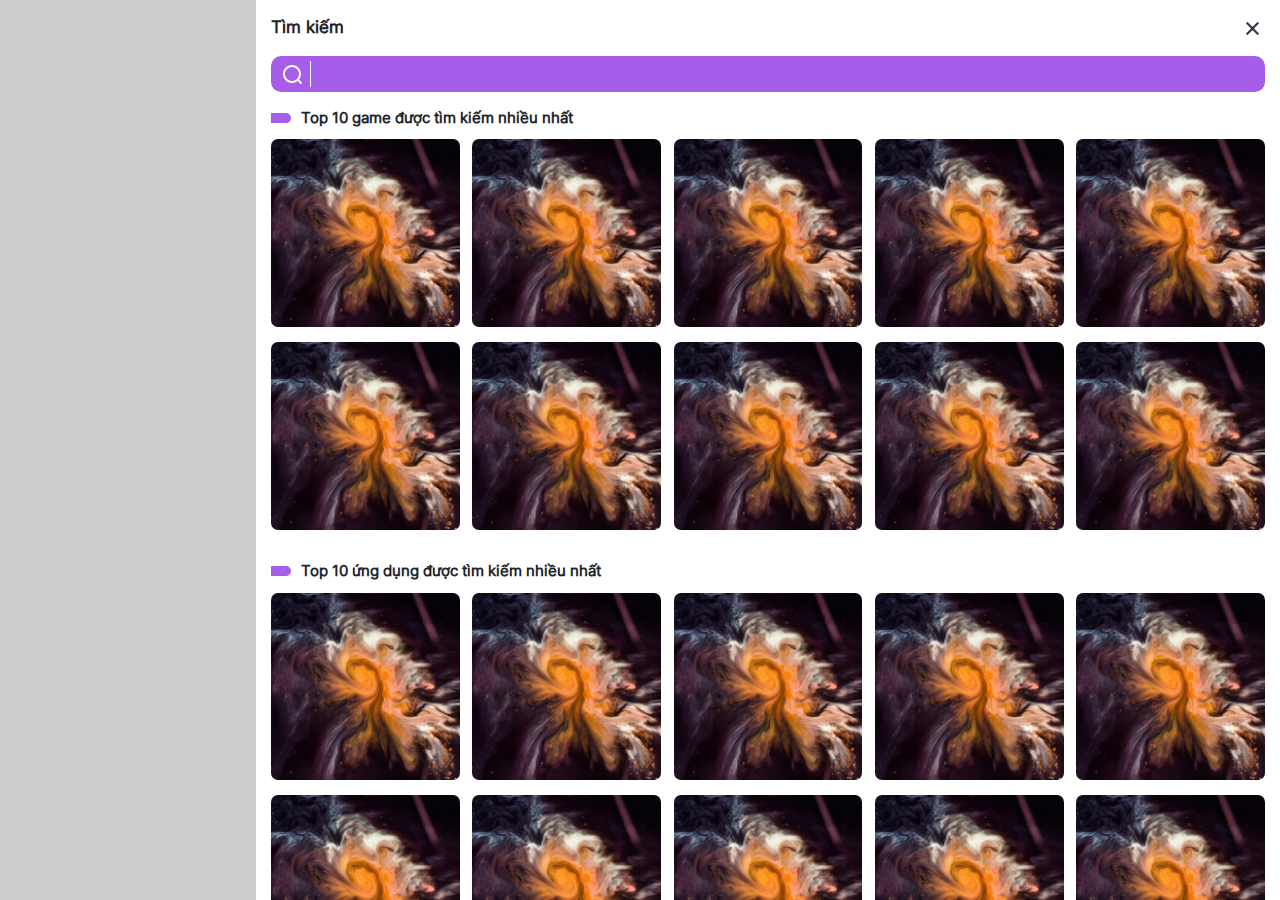
<file: search.html>
<!DOCTYPE html>
<html lang="en">

<head>
    <meta charset="UTF-8">
    <meta http-equiv="X-UA-Compatible" content="IE=edge">
    <meta name="viewport" content="width=device-width, initial-scale=1.0">
    <title>Search</title>

    <link rel="stylesheet" href="./search.css">
    <link rel="stylesheet" href="./Publics/css/base.css">
    <link rel="stylesheet" href="./Publics/css/style.base.css">
</head>

<body>
    <div class="search_page active_search">
        <div class="bg_color"></div>
        <div class="content">
            <div class="title_search">
                <p>Tìm kiếm</p>
                <button class="hidden_search">
                    <svg width="42" height="42" viewBox="0 0 42 42" fill="none" xmlns="http://www.w3.org/2000/svg">
                        <path d="M20.2932 17.8184C20.6837 18.209 21.3169 18.209 21.7074 17.8184L28.9557 10.5701C29.3462 10.1796 29.9794 10.1796 30.3699 10.5701L31.4302 11.6304C31.8207 12.021 31.8207 12.6541 31.4302 13.0446L24.1819 20.2929C23.7914 20.6835 23.7914 21.3166 24.1819 21.7071L31.4302 28.9554C31.8207 29.346 31.8207 29.9791 31.4302 30.3696L30.3699 31.4299C29.9794 31.8205 29.3462 31.8205 28.9557 31.4299L21.7074 24.1816C21.3169 23.7911 20.6837 23.7911 20.2932 24.1816L13.0449 31.4299C12.6544 31.8205 12.0212 31.8205 11.6307 31.4299L10.5704 30.3696C10.1799 29.9791 10.1799 29.346 10.5704 28.9554L17.8187 21.7071C18.2092 21.3166 18.2092 20.6835 17.8187 20.2929L10.5704 13.0446C10.1799 12.6541 10.1799 12.021 10.5704 11.6304L11.6307 10.5701C12.0212 10.1796 12.6544 10.1796 13.0449 10.5701L20.2932 17.8184Z" fill="#2F3643"/>
                    </svg>
                </button>
            </div>
            <div class="main_search">
                <div class="form">
                    <form action="">
                        <div class="item_form">
                            <input type="text">
                            <button>
                                <svg width="24" height="24" viewBox="0 0 24 24" fill="none" xmlns="http://www.w3.org/2000/svg">
                                    <path fill-rule="evenodd" clip-rule="evenodd" d="M18 11C18 14.866 14.866 18 11 18C7.13401 18 4 14.866 4 11C4 7.13401 7.13401 4 11 4C14.866 4 18 7.13401 18 11ZM18.0319 16.6177C19.2635 15.078 20 13.125 20 11C20 6.02944 15.9706 2 11 2C6.02944 2 2 6.02944 2 11C2 15.9706 6.02944 20 11 20C13.125 20 15.078 19.2635 16.6177 18.0319L19.2929 20.7071C19.6834 21.0976 20.3166 21.0976 20.7071 20.7071C21.0976 20.3166 21.0976 19.6834 20.7071 19.2929L18.0319 16.6177Z" fill="white"/>
                                </svg>
                            </button>
                        </div>
                    </form>
                </div>
                <div class="item_game_search">
                    <div class="title_item_game">
                        <svg width="20" height="10" viewBox="0 0 20 10" fill="none" xmlns="http://www.w3.org/2000/svg">
                            <path d="M0 0H15C17.7614 0 20 2.23858 20 5V5C20 7.76142 17.7614 10 15 10H0V0Z" fill="#A65EEA"/>
                        </svg>
                        <p>Top 10 game được tìm kiếm nhiều nhất</p>
                    </div>
                    <div class="list_game">
                        <div class="item_game">
                            <a href="#">
                                <img src="./Publics/images/img_game_2.png" width="100%" alt="">
                            </a>
                        </div>
                        <div class="item_game">
                            <a href="#">
                                <img src="./Publics/images/img_game_2.png" width="100%" alt="">
                            </a>
                        </div>
                        <div class="item_game">
                            <a href="#">
                                <img src="./Publics/images/img_game_2.png" width="100%" alt="">
                            </a>
                        </div>
                        <div class="item_game">
                            <a href="#">
                                <img src="./Publics/images/img_game_2.png" width="100%" alt="">
                            </a>
                        </div>
                        <div class="item_game">
                            <a href="#">
                                <img src="./Publics/images/img_game_2.png" width="100%" alt="">
                            </a>
                        </div>
                        <div class="item_game">
                            <a href="#">
                                <img src="./Publics/images/img_game_2.png" width="100%" alt="">
                            </a>
                        </div>
                        <div class="item_game">
                            <a href="#">
                                <img src="./Publics/images/img_game_2.png" width="100%" alt="">
                            </a>
                        </div>
                        <div class="item_game">
                            <a href="#">
                                <img src="./Publics/images/img_game_2.png" width="100%" alt="">
                            </a>
                        </div>
                        <div class="item_game">
                            <a href="#">
                                <img src="./Publics/images/img_game_2.png" width="100%" alt="">
                            </a>
                        </div>
                        <div class="item_game">
                            <a href="#">
                                <img src="./Publics/images/img_game_2.png" width="100%" alt="">
                            </a>
                        </div>
                    </div>
                </div>
                <div class="item_game_search">
                    <div class="title_item_game">
                        <svg width="20" height="10" viewBox="0 0 20 10" fill="none" xmlns="http://www.w3.org/2000/svg">
                            <path d="M0 0H15C17.7614 0 20 2.23858 20 5V5C20 7.76142 17.7614 10 15 10H0V0Z" fill="#A65EEA"/>
                        </svg>
                        <p>Top 10 ứng dụng được tìm kiếm nhiều nhất</p>
                    </div>
                    <div class="list_game">
                        <div class="item_game">
                            <a href="#">
                                <img src="./Publics/images/img_game_2.png" width="100%" alt="">
                            </a>
                        </div>
                        <div class="item_game">
                            <a href="#">
                                <img src="./Publics/images/img_game_2.png" width="100%" alt="">
                            </a>
                        </div>
                        <div class="item_game">
                            <a href="#">
                                <img src="./Publics/images/img_game_2.png" width="100%" alt="">
                            </a>
                        </div>
                        <div class="item_game">
                            <a href="#">
                                <img src="./Publics/images/img_game_2.png" width="100%" alt="">
                            </a>
                        </div>
                        <div class="item_game">
                            <a href="#">
                                <img src="./Publics/images/img_game_2.png" width="100%" alt="">
                            </a>
                        </div>
                        <div class="item_game">
                            <a href="#">
                                <img src="./Publics/images/img_game_2.png" width="100%" alt="">
                            </a>
                        </div>
                        <div class="item_game">
                            <a href="#">
                                <img src="./Publics/images/img_game_2.png" width="100%" alt="">
                            </a>
                        </div>
                        <div class="item_game">
                            <a href="#">
                                <img src="./Publics/images/img_game_2.png" width="100%" alt="">
                            </a>
                        </div>
                        <div class="item_game">
                            <a href="#">
                                <img src="./Publics/images/img_game_2.png" width="100%" alt="">
                            </a>
                        </div>
                        <div class="item_game">
                            <a href="#">
                                <img src="./Publics/images/img_game_2.png" width="100%" alt="">
                            </a>
                        </div>
                    </div>
                </div>
            </div>
        </div>
    </div>
</body>

</html>
</file>
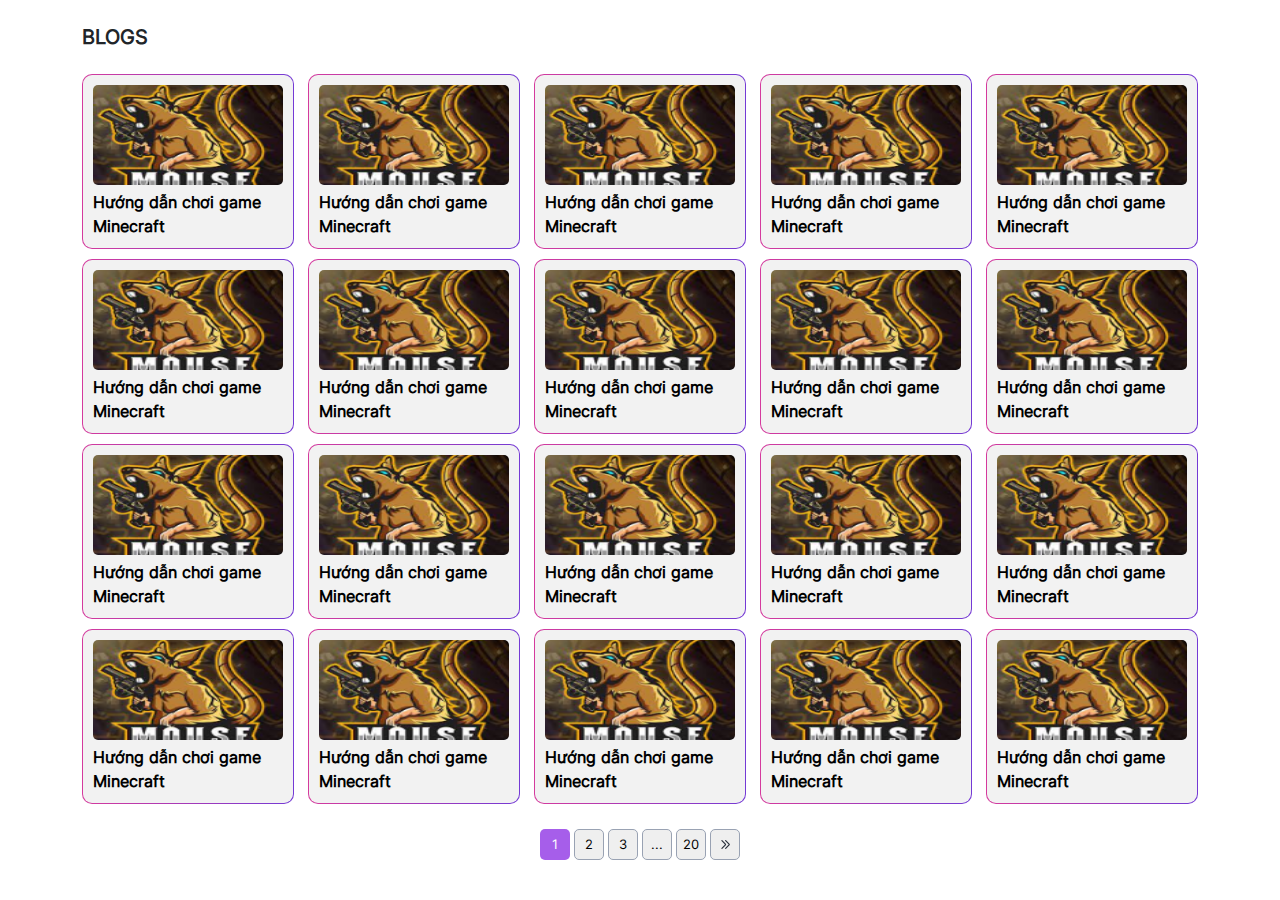
<file: Publics/page/blog.html>
<!DOCTYPE html>
<html lang="en">

<head>
    <meta charset="UTF-8">
    <meta http-equiv="X-UA-Compatible" content="IE=edge">
    <meta name="viewport" content="width=device-width, initial-scale=1.0">
    <title>Blog</title>

    <!-- Base css -->
    <link rel="stylesheet" href="../css/style.base.css">
    <link rel="stylesheet" href="../css/base.css">
    <link rel="stylesheet" href="../css/blog.css">

    <!-- Jquery -->
    <script src="https://cdnjs.cloudflare.com/ajax/libs/jquery/3.6.1/jquery.min.js" integrity="sha512-aVKKRRi/Q/YV+4mjoKBsE4x3H+BkegoM/em46NNlCqNTmUYADjBbeNefNxYV7giUp0VxICtqdrbqU7iVaeZNXA==" crossorigin="anonymous" referrerpolicy="no-referrer"></script>
</head>

<body>
    <div class="blog_page">
        <!-- Main -->
        <div class="main">
            <div class="container">
                <div class="title_page">
                    <div class="logo">
                        <img src="../images/Logo.png" width="100%" alt="">
                    </div>
                    <h5>BLOGS</h5>
                </div>
                <div class="content_page">
                    <div class="list_blog">
                        <div class="item_blog border-gradient-green">
                            <a href="#">
                                <div class="img_blog">
                                    <img src="../images/img_blog.png" width="100%" alt="">
                                </div>
                                <div class="content_blog">
                                    <b>Hướng dẫn chơi game Minecraft</b>
                                </div>
                            </a>
                        </div>
                        <div class="item_blog">
                            <a href="#">
                                <div class="img_blog">
                                    <img src="../images/img_blog.png" width="100%" alt="">
                                </div>
                                <div class="content_blog">
                                    <b>Hướng dẫn chơi game Minecraft</b>
                                </div>
                            </a>
                        </div>
                        <div class="item_blog">
                            <a href="#">
                                <div class="img_blog">
                                    <img src="../images/img_blog.png" width="100%" alt="">
                                </div>
                                <div class="content_blog">
                                    <b>Hướng dẫn chơi game Minecraft</b>
                                </div>
                            </a>
                        </div>
                        <div class="item_blog">
                            <a href="#">
                                <div class="img_blog">
                                    <img src="../images/img_blog.png" width="100%" alt="">
                                </div>
                                <div class="content_blog">
                                    <b>Hướng dẫn chơi game Minecraft</b>
                                </div>
                            </a>
                        </div>
                        <div class="item_blog">
                            <a href="#">
                                <div class="img_blog">
                                    <img src="../images/img_blog.png" width="100%" alt="">
                                </div>
                                <div class="content_blog">
                                    <b>Hướng dẫn chơi game Minecraft</b>
                                </div>
                            </a>
                        </div>
                        <div class="item_blog">
                            <a href="#">
                                <div class="img_blog">
                                    <img src="../images/img_blog.png" width="100%" alt="">
                                </div>
                                <div class="content_blog">
                                    <b>Hướng dẫn chơi game Minecraft</b>
                                </div>
                            </a>
                        </div>
                        <div class="item_blog">
                            <a href="#">
                                <div class="img_blog">
                                    <img src="../images/img_blog.png" width="100%" alt="">
                                </div>
                                <div class="content_blog">
                                    <b>Hướng dẫn chơi game Minecraft</b>
                                </div>
                            </a>
                        </div>
                        <div class="item_blog">
                            <a href="#">
                                <div class="img_blog">
                                    <img src="../images/img_blog.png" width="100%" alt="">
                                </div>
                                <div class="content_blog">
                                    <b>Hướng dẫn chơi game Minecraft</b>
                                </div>
                            </a>
                        </div>
                        <div class="item_blog">
                            <a href="#">
                                <div class="img_blog">
                                    <img src="../images/img_blog.png" width="100%" alt="">
                                </div>
                                <div class="content_blog">
                                    <b>Hướng dẫn chơi game Minecraft</b>
                                </div>
                            </a>
                        </div>
                        <div class="item_blog">
                            <a href="#">
                                <div class="img_blog">
                                    <img src="../images/img_blog.png" width="100%" alt="">
                                </div>
                                <div class="content_blog">
                                    <b>Hướng dẫn chơi game Minecraft</b>
                                </div>
                            </a>
                        </div>
                        <div class="item_blog">
                            <a href="#">
                                <div class="img_blog">
                                    <img src="../images/img_blog.png" width="100%" alt="">
                                </div>
                                <div class="content_blog">
                                    <b>Hướng dẫn chơi game Minecraft</b>
                                </div>
                            </a>
                        </div>
                        <div class="item_blog">
                            <a href="#">
                                <div class="img_blog">
                                    <img src="../images/img_blog.png" width="100%" alt="">
                                </div>
                                <div class="content_blog">
                                    <b>Hướng dẫn chơi game Minecraft</b>
                                </div>
                            </a>
                        </div>
                        <div class="item_blog">
                            <a href="#">
                                <div class="img_blog">
                                    <img src="../images/img_blog.png" width="100%" alt="">
                                </div>
                                <div class="content_blog">
                                    <b>Hướng dẫn chơi game Minecraft</b>
                                </div>
                            </a>
                        </div>
                        <div class="item_blog">
                            <a href="#">
                                <div class="img_blog">
                                    <img src="../images/img_blog.png" width="100%" alt="">
                                </div>
                                <div class="content_blog">
                                    <b>Hướng dẫn chơi game Minecraft</b>
                                </div>
                            </a>
                        </div>
                        <div class="item_blog">
                            <a href="#">
                                <div class="img_blog">
                                    <img src="../images/img_blog.png" width="100%" alt="">
                                </div>
                                <div class="content_blog">
                                    <b>Hướng dẫn chơi game Minecraft</b>
                                </div>
                            </a>
                        </div>
                        <div class="item_blog">
                            <a href="#">
                                <div class="img_blog">
                                    <img src="../images/img_blog.png" width="100%" alt="">
                                </div>
                                <div class="content_blog">
                                    <b>Hướng dẫn chơi game Minecraft</b>
                                </div>
                            </a>
                        </div>
                        <div class="item_blog">
                            <a href="#">
                                <div class="img_blog">
                                    <img src="../images/img_blog.png" width="100%" alt="">
                                </div>
                                <div class="content_blog">
                                    <b>Hướng dẫn chơi game Minecraft</b>
                                </div>
                            </a>
                        </div>
                        <div class="item_blog">
                            <a href="#">
                                <div class="img_blog">
                                    <img src="../images/img_blog.png" width="100%" alt="">
                                </div>
                                <div class="content_blog">
                                    <b>Hướng dẫn chơi game Minecraft</b>
                                </div>
                            </a>
                        </div>
                        <div class="item_blog">
                            <a href="#">
                                <div class="img_blog">
                                    <img src="../images/img_blog.png" width="100%" alt="">
                                </div>
                                <div class="content_blog">
                                    <b>Hướng dẫn chơi game Minecraft</b>
                                </div>
                            </a>
                        </div>
                        <div class="item_blog">
                            <a href="#">
                                <div class="img_blog">
                                    <img src="../images/img_blog.png" width="100%" alt="">
                                </div>
                                <div class="content_blog">
                                    <b>Hướng dẫn chơi game Minecraft</b>
                                </div>
                            </a>
                        </div>
                    </div>
                </div>
                <div class="page_number">
                    <div class="list_number_page">
                        <button class="active">1</button>
                        <button>2</button>
                        <button>3</button>
                        <button>...</button>
                        <button>20</button>
                        <button>
                            <svg viewBox="0 0 21 20" fill="none" xmlns="http://www.w3.org/2000/svg">
                                <path fill-rule="evenodd" clip-rule="evenodd" d="M10.1191 16.0059C9.79364 15.6805 9.79364 15.1528 10.1191 14.8274L14.9465 10L10.1191 5.17259C9.79364 4.84715 9.79364 4.31951 10.1191 3.99408C10.4445 3.66864 10.9722 3.66864 11.2976 3.99408L16.125 8.82149C16.7759 9.47236 16.7759 10.5276 16.125 11.1785L11.2976 16.0059C10.9722 16.3314 10.4445 16.3314 10.1191 16.0059Z" fill="#29303C"/>
                                <path fill-rule="evenodd" clip-rule="evenodd" d="M4.91076 16.0059C4.58533 15.6805 4.58533 15.1528 4.91076 14.8274L9.73817 10L4.91076 5.17259C4.58533 4.84715 4.58533 4.31951 4.91076 3.99408C5.2362 3.66864 5.76384 3.66864 6.08927 3.99408L10.9167 8.82149C11.5676 9.47236 11.5676 10.5276 10.9167 11.1785L6.08928 16.0059C5.76384 16.3314 5.2362 16.3314 4.91076 16.0059Z" fill="#29303C"/>
                            </svg>
                        </button>
                    </div>
                </div>
            </div>
        </div>
        <!-- End Main -->
    </div>
</body>

</html>
</file>
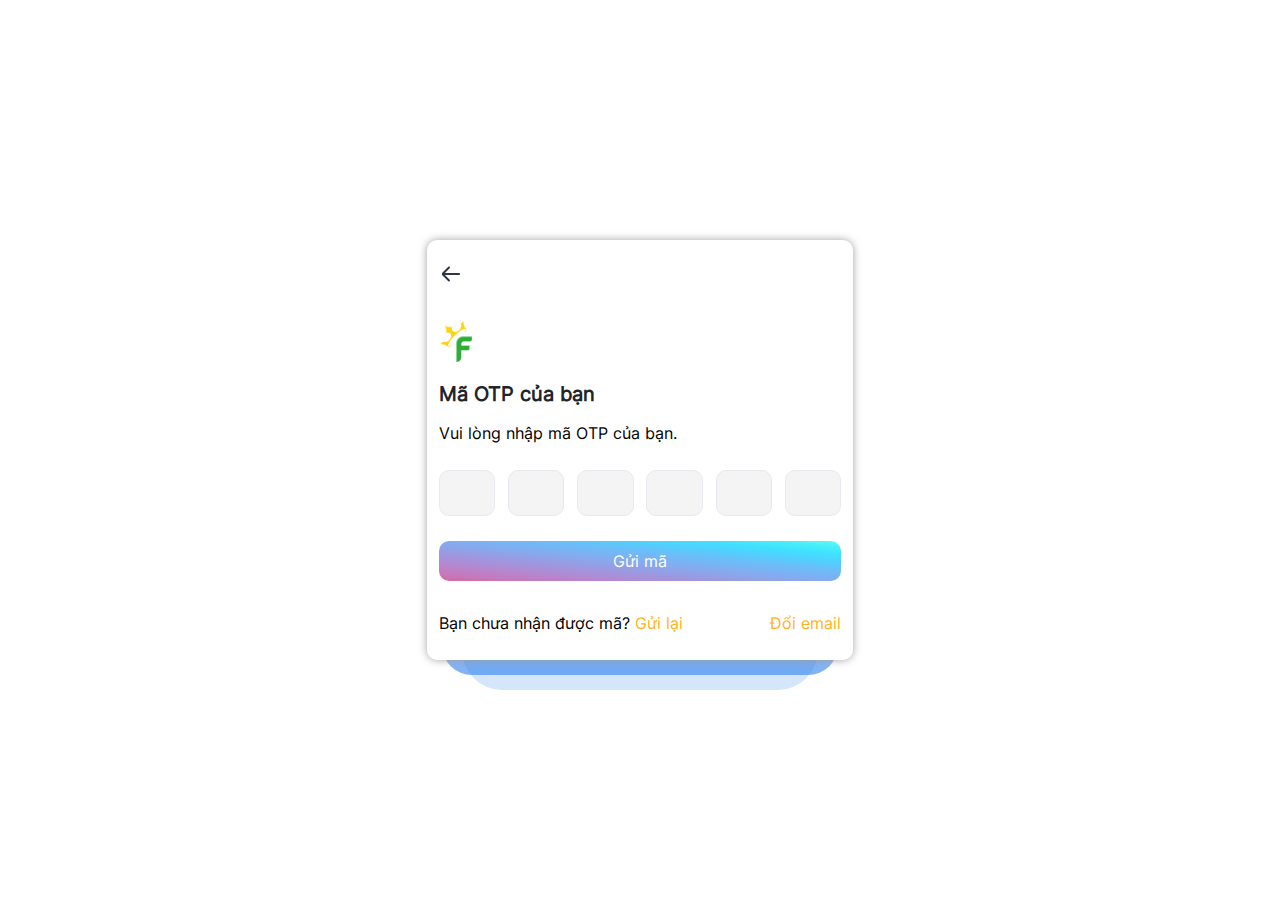
<file: Publics/page/checkOTP.html>
<!DOCTYPE html>
<html lang="en">

<head>
    <meta charset="UTF-8">
    <meta http-equiv="X-UA-Compatible" content="IE=edge">
    <meta name="viewport" content="width=device-width, initial-scale=1.0">
    <title>OTP</title>

    <!-- Base Css -->
    <link rel="stylesheet" href="../css/style.base.css">
    <link rel="stylesheet" href="../css/base.css">
    <link rel="stylesheet" href="../css/checkOTP.css">

    <!-- Jquery -->
    <script src="https://cdnjs.cloudflare.com/ajax/libs/jquery/3.6.1/jquery.min.js" integrity="sha512-aVKKRRi/Q/YV+4mjoKBsE4x3H+BkegoM/em46NNlCqNTmUYADjBbeNefNxYV7giUp0VxICtqdrbqU7iVaeZNXA==" crossorigin="anonymous" referrerpolicy="no-referrer"></script>
</head>

<body>
    <div class="wellcome_page">
        <div class="col-md-4 col-12">
            <div class="main">
                <!-- Main -->
                <div class="container">
                    <div class="nav">
                        <a href="#">
                            <svg width="24" height="24" viewBox="0 0 24 24" fill="none" xmlns="http://www.w3.org/2000/svg">
                                <path d="M10.7071 17.7929C11.0976 18.1834 11.0976 18.8166 10.7071 19.2071C10.3166 19.5976 9.68339 19.5976 9.29286 19.2071L3.49997 13.4142C2.71892 12.6332 2.71892 11.3668 3.49997 10.5858L9.29286 4.79289C9.68339 4.40237 10.3166 4.40237 10.7071 4.79289C11.0976 5.18342 11.0976 5.81658 10.7071 6.20711L5.91419 11H20C20.5523 11 21 11.4477 21 12C21 12.5523 20.5523 13 20 13H5.91418L10.7071 17.7929Z" fill="#2F3643"/>
                            </svg>
                        </a>
                    </div>
                    <div class="form">
                        <div class="logo col-1">
                            <img src="../images/Logo.png" width="100%" alt="">
                        </div>
                        <div class="title">
                            <h5>Mã OTP của bạn</h5>
                            <p>Vui lòng nhập mã OTP của bạn.</p>
                        </div>
                        <div class="item_form">
                            <form class="digit-group" data-group-name="digits" data-autosubmit="false" autocomplete="off">
                                <div class="list_input">
                                    <input type="text" id="digit-1" name="digit-1" data-next="digit-2">
                                    <input type="text" id="digit-2" name="digit-2" data-next="digit-3" data-previous="digit-1">
                                    <input type="text" id="digit-3" name="digit-3" data-next="digit-4" data-previous="digit-2">
                                    <input type="text" id="digit-4" name="digit-4" data-next="digit-5" data-previous="digit-3">
                                    <input type="text" id="digit-5" name="digit-5" data-next="digit-6" data-previous="digit-4">
                                    <input type="text" id="digit-6" name="digit-6" data-previous="digit-5">
                                </div>
                                <button class="btn_submit">Gửi mã</button>
                            </form>
                            <div class="navigate">
                                <p>Bạn chưa nhận được mã? <a href="#">Gửi lại</a></p>
                                <p>
                                    <a href="#">Đổi email</a>
                                </p>
                            </div>
                        </div>
                    </div>
                </div>
                <!-- Desktop -->
                <div class="box_1 ">
                </div>
                <div class="box_2">
                </div>
            </div>
        </div>
    </div>

    <!-- Script -->
    <script>
        $(".digit-group")
            .find("input")
            .each(function() {
                $(this).attr("maxlength", 1);
                $(this).on("keyup", function(e) {
                    var parent = $($(this).parent());

                    if (e.keyCode === 8 || e.keyCode === 37) {
                        var prev = parent.find("input#" + $(this).data("previous"));

                        if (prev.length) {
                            $(prev).select();
                        }
                    } else if (
                        (e.keyCode >= 48 && e.keyCode <= 57) ||
                        (e.keyCode >= 65 && e.keyCode <= 90) ||
                        (e.keyCode >= 96 && e.keyCode <= 105) ||
                        e.keyCode === 39
                    ) {
                        var next = parent.find("input#" + $(this).data("next"));

                        if (next.length) {
                            $(next).select();
                        } else {
                            if (parent.data("autosubmit")) {
                                parent.submit();
                            }
                        }
                    }
                });
            });
    </script>
</body>

</html>
</file>
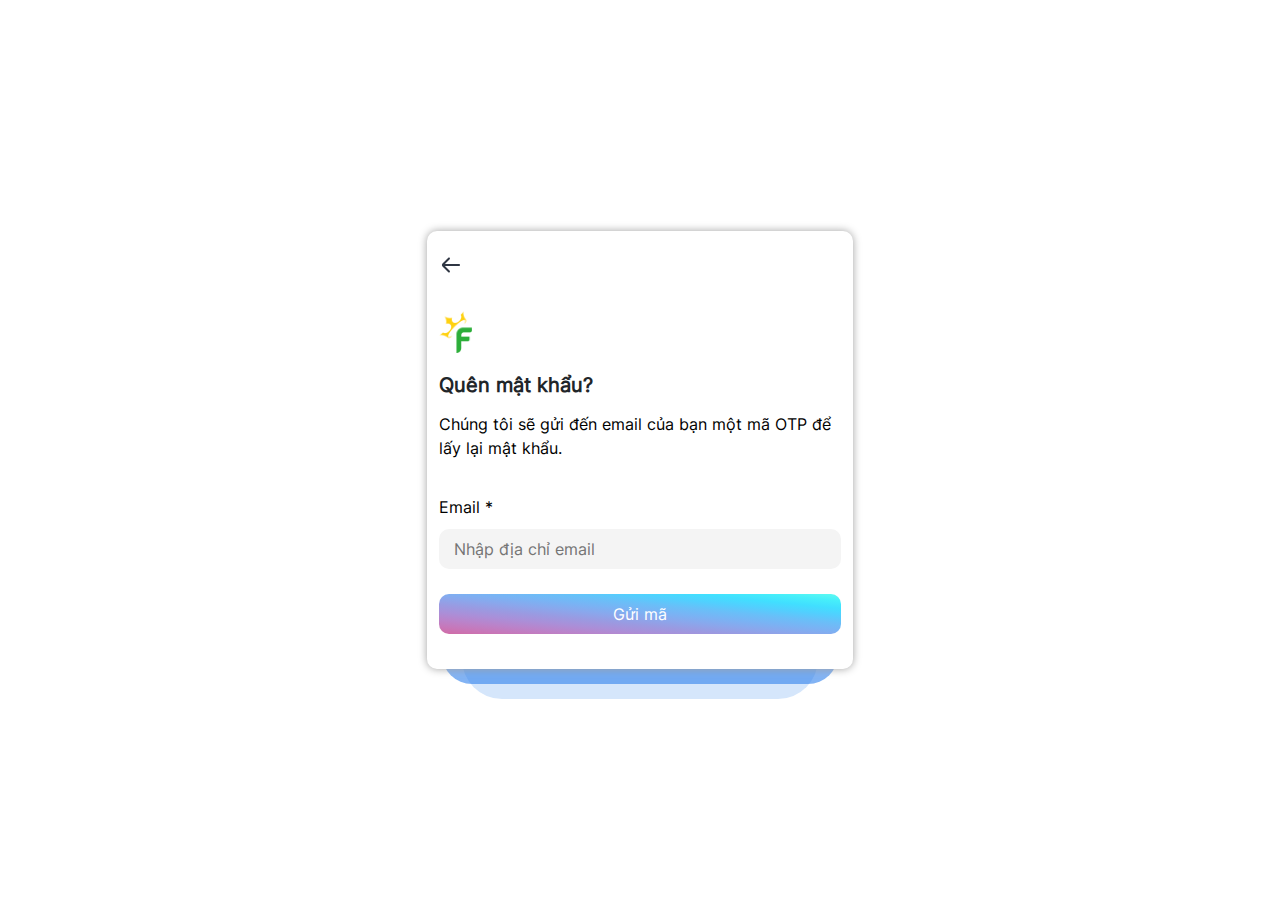
<file: Publics/page/forgotpass.html>
<!DOCTYPE html>
<html lang="en">

<head>
    <meta charset="UTF-8">
    <meta http-equiv="X-UA-Compatible" content="IE=edge">
    <meta name="viewport" content="width=device-width, initial-scale=1.0">
    <title>Quên mật khẩu</title>

    <!-- Base Css -->
    <link rel="stylesheet" href="../css/style.base.css">
    <link rel="stylesheet" href="../css/base.css">
    <link rel="stylesheet" href="../css/forgotpass.css">

    <!-- Jquery -->
    <script src="https://cdnjs.cloudflare.com/ajax/libs/jquery/3.6.1/jquery.min.js" integrity="sha512-aVKKRRi/Q/YV+4mjoKBsE4x3H+BkegoM/em46NNlCqNTmUYADjBbeNefNxYV7giUp0VxICtqdrbqU7iVaeZNXA==" crossorigin="anonymous" referrerpolicy="no-referrer"></script>
</head>

<body>
    <div class="wellcome_page">
        <div class="col-md-4 col-12">
            <div class="main">
                <!-- Main -->
                <div class="container">
                    <div class="nav">
                        <a href="#">
                            <svg width="24" height="24" viewBox="0 0 24 24" fill="none" xmlns="http://www.w3.org/2000/svg">
                                <path d="M10.7071 17.7929C11.0976 18.1834 11.0976 18.8166 10.7071 19.2071C10.3166 19.5976 9.68339 19.5976 9.29286 19.2071L3.49997 13.4142C2.71892 12.6332 2.71892 11.3668 3.49997 10.5858L9.29286 4.79289C9.68339 4.40237 10.3166 4.40237 10.7071 4.79289C11.0976 5.18342 11.0976 5.81658 10.7071 6.20711L5.91419 11H20C20.5523 11 21 11.4477 21 12C21 12.5523 20.5523 13 20 13H5.91418L10.7071 17.7929Z" fill="#2F3643"/>
                            </svg>
                        </a>
                    </div>
                    <div class="form">
                        <div class="logo col-1">
                            <img src="../images/Logo.png" width="100%" alt="">
                        </div>
                        <div class="title">
                            <h5>Quên mật khẩu?</h5>
                            <p>Chúng tôi sẽ gửi đến email của bạn một mã OTP để lấy lại mật khẩu.</p>
                        </div>
                        <div class="item_form">
                            <form>
                                <p>Email *</p>
                                <input type="text" class="email" name="email" placeholder="Nhập địa chỉ email">
                                <button class="btn_submit">Gửi mã</button>
                            </form>
                        </div>
                    </div>
                </div>
                <!-- Desktop -->
                <div class="box_1 ">
                </div>
                <div class="box_2">
                </div>
            </div>
        </div>
    </div>

    <!-- Script -->
    <script>
        $(".email").change(function() {
            $(".btn_submit").css({
                "background-image": "linear-gradient(to right top, #f515c4, #b676ff, #57a5ff, #00c4ff, #32daff)"
            })
        });
    </script>
</body>

</html>
</file>
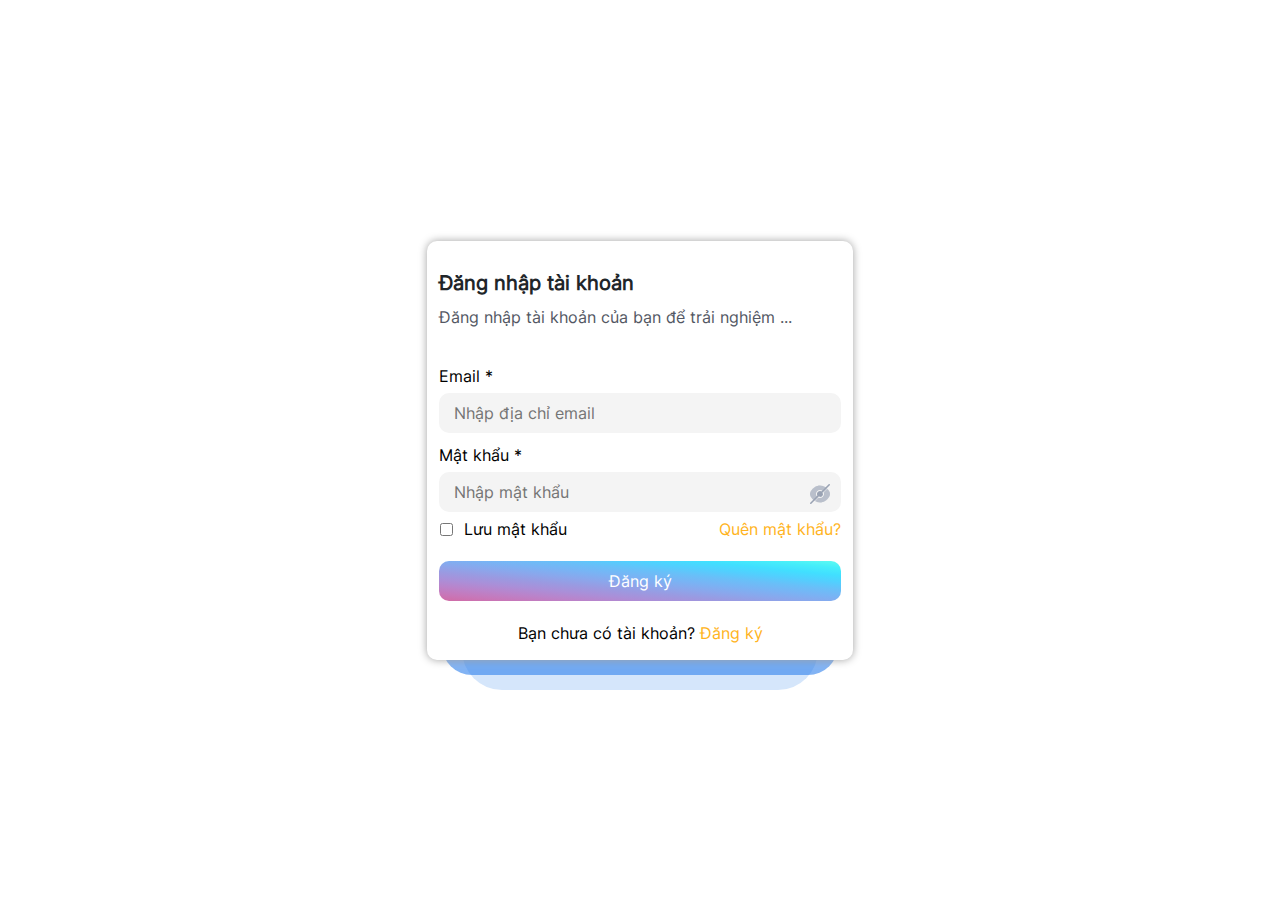
<file: Publics/page/login.html>
<!DOCTYPE html>
<html lang="en">

<head>
    <meta charset="UTF-8">
    <meta http-equiv="X-UA-Compatible" content="IE=edge">
    <meta name="viewport" content="width=device-width, initial-scale=1.0">
    <title>Đăng Nhập</title>

    <!-- Base Css -->
    <link rel="stylesheet" href="../css/style.base.css">
    <link rel="stylesheet" href="../css/base.css">
    <link rel="stylesheet" href="../css/login.css">

    <!-- Jquery -->
    <script src="https://cdnjs.cloudflare.com/ajax/libs/jquery/3.6.1/jquery.min.js" integrity="sha512-aVKKRRi/Q/YV+4mjoKBsE4x3H+BkegoM/em46NNlCqNTmUYADjBbeNefNxYV7giUp0VxICtqdrbqU7iVaeZNXA==" crossorigin="anonymous" referrerpolicy="no-referrer"></script>
</head>

<body>
    <div class="wellcome_page">
        <div class="col-md-4 col-12">
            <div class="banner_mobile">
                <img src="../images/banner_register.png" width="100%" alt="">
            </div>
            <div class="main">
                <!-- Mobile -->
                <div class="box_top_1"></div>
                <div class="box_top_2"></div>
                <!-- Main -->
                <div class="container">
                    <div class="title">
                        <h5>Đăng nhập tài khoản</h5>
                        <p>Đăng nhập tài khoản của bạn để trải nghiệm ...</p>
                    </div>
                    <div class="form_submit">
                        <form>
                            <div class="item_form">
                                <p>Email *</p>
                                <input type="text" placeholder="Nhập địa chỉ email">
                            </div>
                            <div class="item_form">
                                <p>Mật khẩu *</p>
                                <div class="input_pass">
                                    <input id="password_field" type="password" placeholder="Nhập mật khẩu">

                                    <p toggle="#password_field" class="hidden toggle_password">
                                        <svg id="hidden" width="24" height="24" viewBox="0 0 24 24" fill="none" xmlns="http://www.w3.org/2000/svg">
                                            <path opacity="0.4" d="M21.2501 9.15C20.7601 8.37 20.2001 7.67 19.6201 7.04L15.8501 10.81C15.9701 11.18 16.0401 11.58 16.0401 12C16.0401 14.24 14.2301 16.04 12.0001 16.04C11.5801 16.04 11.1801 15.97 10.8101 15.85L7.3501 19.31C8.8101 20.13 10.3901 20.56 12.0001 20.56C13.7801 20.56 15.5101 20.04 17.0901 19.07C18.6701 18.09 20.0901 16.66 21.2501 14.84C22.2501 13.28 22.2501 10.72 21.2501 9.15Z" fill="#99A2B3"/>
                                            <path d="M14.0201 9.98L9.98014 14.02C9.47014 13.5 9.14014 12.78 9.14014 12C9.14014 10.43 10.4201 9.14 12.0001 9.14C12.7801 9.14 13.5001 9.47 14.0201 9.98Z" fill="#99A2B3"/>
                                            <path opacity="0.4" d="M18.25 5.75L14.86 9.14C14.13 8.4 13.12 7.96 12 7.96C9.76 7.96 7.96 9.77 7.96 12C7.96 13.12 8.41 14.13 9.14 14.86L5.76 18.25H5.75C4.64 17.35 3.62 16.2 2.75 14.84C1.75 13.27 1.75 10.72 2.75 9.15C3.91 7.33 5.33 5.9 6.91 4.92C8.49 3.96 10.22 3.43 12 3.43C14.23 3.43 16.39 4.25 18.25 5.75Z" fill="#99A2B3"/>
                                            <path d="M14.8601 12C14.8601 13.57 13.5801 14.86 12.0001 14.86C11.9401 14.86 11.8901 14.86 11.8301 14.84L14.8401 11.83C14.8601 11.89 14.8601 11.94 14.8601 12Z" fill="#99A2B3"/>
                                            <path d="M21.7699 2.23C21.4699 1.93 20.9799 1.93 20.6799 2.23L2.22988 20.69C1.92988 20.99 1.92988 21.48 2.22988 21.78C2.37988 21.92 2.56988 22 2.76988 22C2.96988 22 3.15988 21.92 3.30988 21.77L21.7699 3.31C22.0799 3.01 22.0799 2.53 21.7699 2.23Z" fill="#99A2B3"/>
                                        </svg>
                                    </p>
                                    <p toggle="#password_field" class="show toggle_password">
                                        <svg id="show" width="24" height="24" viewBox="0 0 24 24" fill="none" xmlns="http://www.w3.org/2000/svg">
                                            <path opacity="0.4" d="M21.25 9.14999C18.94 5.51999 15.56 3.42999 12 3.42999C10.22 3.42999 8.49 3.94999 6.91 4.91999C5.33 5.89999 3.91 7.32999 2.75 9.14999C1.75 10.72 1.75 13.27 2.75 14.84C5.06 18.48 8.44 20.56 12 20.56C13.78 20.56 15.51 20.04 17.09 19.07C18.67 18.09 20.09 16.66 21.25 14.84C22.25 13.28 22.25 10.72 21.25 9.14999ZM12 16.04C9.76 16.04 7.96 14.23 7.96 12C7.96 9.76999 9.76 7.95999 12 7.95999C14.24 7.95999 16.04 9.76999 16.04 12C16.04 14.23 14.24 16.04 12 16.04Z" fill="#99A2B3"/>
                                            <path d="M11.9999 9.14C10.4299 9.14 9.1499 10.42 9.1499 12C9.1499 13.57 10.4299 14.85 11.9999 14.85C13.5699 14.85 14.8599 13.57 14.8599 12C14.8599 10.43 13.5699 9.14 11.9999 9.14Z" fill="#99A2B3"/>
                                        </svg>
                                    </p>
                                </div>
                            </div>
                            <div class="item_form_login">
                                <div class="input_check_box">
                                    <input type="checkbox">
                                    <p>Lưu mật khẩu</p>
                                </div>
                                <a href="./forgotpass.html">Quên mật khẩu?</a>
                            </div>
                            <button class="btn_submit">Đăng ký</button>
                        </form>
                        <p class="href_login">Bạn chưa có tài khoản?<a href="./register.html"> Đăng ký</a></p>
                    </div>

                </div>
                <!-- Desktop -->
                <div class="box_1 ">
                </div>
                <div class="box_2">
                </div>
            </div>
        </div>
    </div>


    <!-- Jquery -->
    <script>
        // Pass
        $(".toggle_password").click(function() {
            $(this).toggleClass("hidden");

            var input = $($(this).attr("toggle"));

            if (input.attr("type") == "password") {
                input.attr("type", "text");

                $("#hidden").css({
                    "display": "none"
                })
                $("#show").css({
                    "display": "block"
                })
            } else {
                input.attr("type", "password");

                $("#hidden").css({
                    "display": "block"
                })
                $("#show").css({
                    "display": "none"
                })
            }
        });
    </script>
</body>

</html>
</file>
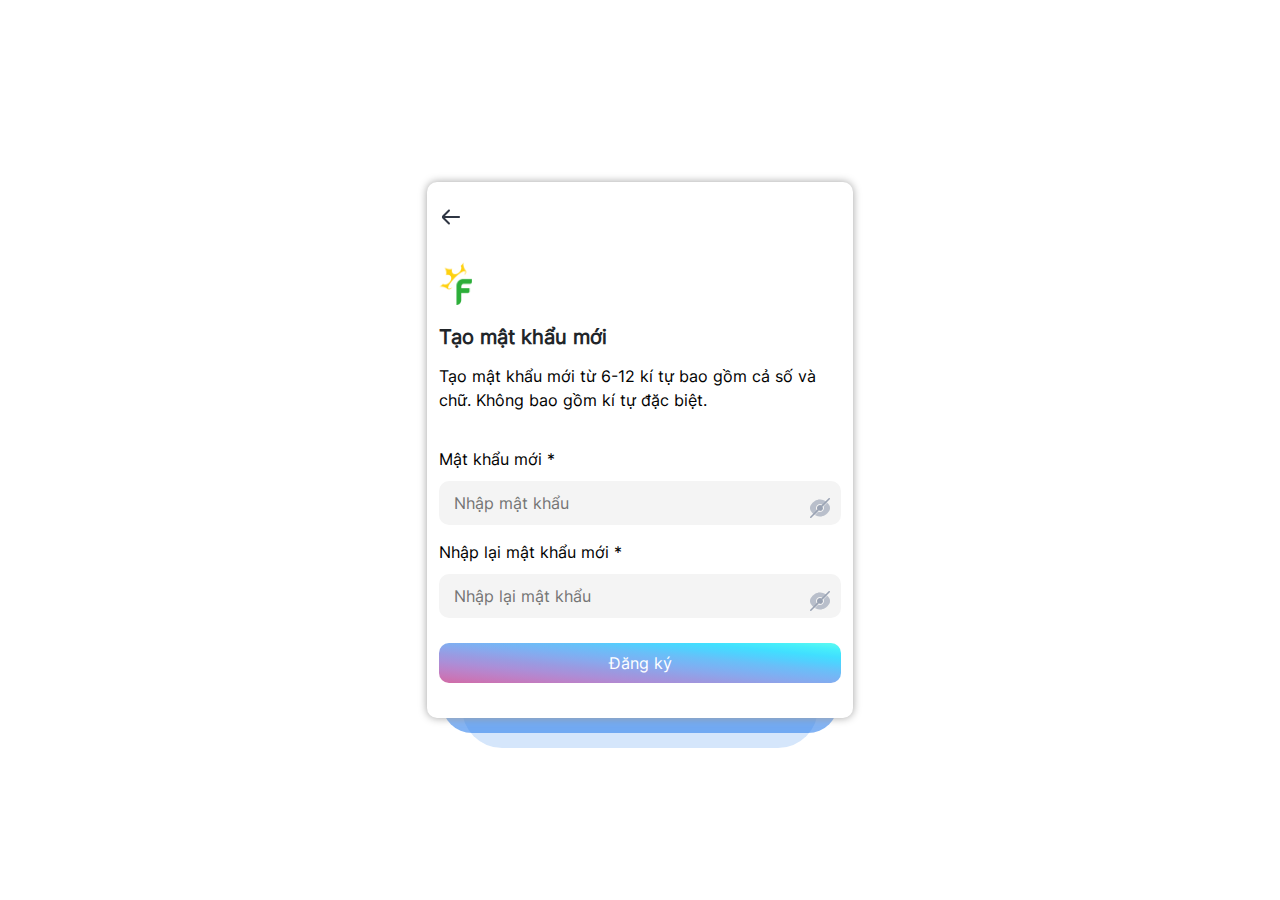
<file: Publics/page/newpass.html>
<!DOCTYPE html>
<html lang="en">

<head>
    <meta charset="UTF-8">
    <meta http-equiv="X-UA-Compatible" content="IE=edge">
    <meta name="viewport" content="width=device-width, initial-scale=1.0">
    <title>Tạo mật khẩu</title>

    <!-- Base Css -->
    <link rel="stylesheet" href="../css/style.base.css">
    <link rel="stylesheet" href="../css/base.css">
    <link rel="stylesheet" href="../css/newpass.css">

    <!-- Jquery -->
    <script src="https://cdnjs.cloudflare.com/ajax/libs/jquery/3.6.1/jquery.min.js" integrity="sha512-aVKKRRi/Q/YV+4mjoKBsE4x3H+BkegoM/em46NNlCqNTmUYADjBbeNefNxYV7giUp0VxICtqdrbqU7iVaeZNXA==" crossorigin="anonymous" referrerpolicy="no-referrer"></script>
</head>

<body>
    <div class="wellcome_page">
        <div class="col-md-4 col-12">
            <div class="main">
                <!-- Main -->
                <div class="container">
                    <div class="nav">
                        <a href="#">
                            <svg width="24" height="24" viewBox="0 0 24 24" fill="none" xmlns="http://www.w3.org/2000/svg">
                                <path d="M10.7071 17.7929C11.0976 18.1834 11.0976 18.8166 10.7071 19.2071C10.3166 19.5976 9.68339 19.5976 9.29286 19.2071L3.49997 13.4142C2.71892 12.6332 2.71892 11.3668 3.49997 10.5858L9.29286 4.79289C9.68339 4.40237 10.3166 4.40237 10.7071 4.79289C11.0976 5.18342 11.0976 5.81658 10.7071 6.20711L5.91419 11H20C20.5523 11 21 11.4477 21 12C21 12.5523 20.5523 13 20 13H5.91418L10.7071 17.7929Z" fill="#2F3643"/>
                            </svg>
                        </a>
                    </div>
                    <div class="form">
                        <div class="logo col-1">
                            <img src="../images/Logo.png" width="100%" alt="">
                        </div>
                        <div class="title">
                            <h5>Tạo mật khẩu mới</h5>
                            <p>Tạo mật khẩu mới từ 6-12 kí tự bao gồm cả số và chữ. Không bao gồm kí tự đặc biệt.</p>
                        </div>
                        <div class="form_submit">
                            <form>
                                <div class="item_form">
                                    <p>Mật khẩu mới *</p>
                                    <div class="input_pass">
                                        <input id="password_field" type="password" placeholder="Nhập mật khẩu">

                                        <p toggle="#password_field" class="hidden toggle_password">
                                            <svg id="hidden" width="24" height="24" viewBox="0 0 24 24" fill="none" xmlns="http://www.w3.org/2000/svg">
                                                    <path opacity="0.4" d="M21.2501 9.15C20.7601 8.37 20.2001 7.67 19.6201 7.04L15.8501 10.81C15.9701 11.18 16.0401 11.58 16.0401 12C16.0401 14.24 14.2301 16.04 12.0001 16.04C11.5801 16.04 11.1801 15.97 10.8101 15.85L7.3501 19.31C8.8101 20.13 10.3901 20.56 12.0001 20.56C13.7801 20.56 15.5101 20.04 17.0901 19.07C18.6701 18.09 20.0901 16.66 21.2501 14.84C22.2501 13.28 22.2501 10.72 21.2501 9.15Z" fill="#99A2B3"/>
                                                    <path d="M14.0201 9.98L9.98014 14.02C9.47014 13.5 9.14014 12.78 9.14014 12C9.14014 10.43 10.4201 9.14 12.0001 9.14C12.7801 9.14 13.5001 9.47 14.0201 9.98Z" fill="#99A2B3"/>
                                                    <path opacity="0.4" d="M18.25 5.75L14.86 9.14C14.13 8.4 13.12 7.96 12 7.96C9.76 7.96 7.96 9.77 7.96 12C7.96 13.12 8.41 14.13 9.14 14.86L5.76 18.25H5.75C4.64 17.35 3.62 16.2 2.75 14.84C1.75 13.27 1.75 10.72 2.75 9.15C3.91 7.33 5.33 5.9 6.91 4.92C8.49 3.96 10.22 3.43 12 3.43C14.23 3.43 16.39 4.25 18.25 5.75Z" fill="#99A2B3"/>
                                                    <path d="M14.8601 12C14.8601 13.57 13.5801 14.86 12.0001 14.86C11.9401 14.86 11.8901 14.86 11.8301 14.84L14.8401 11.83C14.8601 11.89 14.8601 11.94 14.8601 12Z" fill="#99A2B3"/>
                                                    <path d="M21.7699 2.23C21.4699 1.93 20.9799 1.93 20.6799 2.23L2.22988 20.69C1.92988 20.99 1.92988 21.48 2.22988 21.78C2.37988 21.92 2.56988 22 2.76988 22C2.96988 22 3.15988 21.92 3.30988 21.77L21.7699 3.31C22.0799 3.01 22.0799 2.53 21.7699 2.23Z" fill="#99A2B3"/>
                                                </svg>
                                        </p>
                                        <p toggle="#password_field" class="show toggle_password">
                                            <svg id="show" width="24" height="24" viewBox="0 0 24 24" fill="none" xmlns="http://www.w3.org/2000/svg">
                                                    <path opacity="0.4" d="M21.25 9.14999C18.94 5.51999 15.56 3.42999 12 3.42999C10.22 3.42999 8.49 3.94999 6.91 4.91999C5.33 5.89999 3.91 7.32999 2.75 9.14999C1.75 10.72 1.75 13.27 2.75 14.84C5.06 18.48 8.44 20.56 12 20.56C13.78 20.56 15.51 20.04 17.09 19.07C18.67 18.09 20.09 16.66 21.25 14.84C22.25 13.28 22.25 10.72 21.25 9.14999ZM12 16.04C9.76 16.04 7.96 14.23 7.96 12C7.96 9.76999 9.76 7.95999 12 7.95999C14.24 7.95999 16.04 9.76999 16.04 12C16.04 14.23 14.24 16.04 12 16.04Z" fill="#99A2B3"/>
                                                    <path d="M11.9999 9.14C10.4299 9.14 9.1499 10.42 9.1499 12C9.1499 13.57 10.4299 14.85 11.9999 14.85C13.5699 14.85 14.8599 13.57 14.8599 12C14.8599 10.43 13.5699 9.14 11.9999 9.14Z" fill="#99A2B3"/>
                                                </svg>
                                        </p>
                                    </div>
                                </div>
                                <div class="item_form">
                                    <p>Nhập lại mật khẩu mới *</p>
                                    <div class="input_pass">
                                        <input id="password_field_repass" type="password" placeholder="Nhập lại mật khẩu">

                                        <p toggle="#password_field_repass" class="hidden_repass toggle_password_repass">
                                            <svg id="hidden_repass" width="24" height="24" viewBox="0 0 24 24" fill="none" xmlns="http://www.w3.org/2000/svg">
                                                    <path opacity="0.4" d="M21.2501 9.15C20.7601 8.37 20.2001 7.67 19.6201 7.04L15.8501 10.81C15.9701 11.18 16.0401 11.58 16.0401 12C16.0401 14.24 14.2301 16.04 12.0001 16.04C11.5801 16.04 11.1801 15.97 10.8101 15.85L7.3501 19.31C8.8101 20.13 10.3901 20.56 12.0001 20.56C13.7801 20.56 15.5101 20.04 17.0901 19.07C18.6701 18.09 20.0901 16.66 21.2501 14.84C22.2501 13.28 22.2501 10.72 21.2501 9.15Z" fill="#99A2B3"/>
                                                    <path d="M14.0201 9.98L9.98014 14.02C9.47014 13.5 9.14014 12.78 9.14014 12C9.14014 10.43 10.4201 9.14 12.0001 9.14C12.7801 9.14 13.5001 9.47 14.0201 9.98Z" fill="#99A2B3"/>
                                                    <path opacity="0.4" d="M18.25 5.75L14.86 9.14C14.13 8.4 13.12 7.96 12 7.96C9.76 7.96 7.96 9.77 7.96 12C7.96 13.12 8.41 14.13 9.14 14.86L5.76 18.25H5.75C4.64 17.35 3.62 16.2 2.75 14.84C1.75 13.27 1.75 10.72 2.75 9.15C3.91 7.33 5.33 5.9 6.91 4.92C8.49 3.96 10.22 3.43 12 3.43C14.23 3.43 16.39 4.25 18.25 5.75Z" fill="#99A2B3"/>
                                                    <path d="M14.8601 12C14.8601 13.57 13.5801 14.86 12.0001 14.86C11.9401 14.86 11.8901 14.86 11.8301 14.84L14.8401 11.83C14.8601 11.89 14.8601 11.94 14.8601 12Z" fill="#99A2B3"/>
                                                    <path d="M21.7699 2.23C21.4699 1.93 20.9799 1.93 20.6799 2.23L2.22988 20.69C1.92988 20.99 1.92988 21.48 2.22988 21.78C2.37988 21.92 2.56988 22 2.76988 22C2.96988 22 3.15988 21.92 3.30988 21.77L21.7699 3.31C22.0799 3.01 22.0799 2.53 21.7699 2.23Z" fill="#99A2B3"/>
                                                </svg>
                                        </p>
                                        <p toggle="#password_field_repass" class="show_repass toggle_password_repass">
                                            <svg id="show_repass" width="24" height="24" viewBox="0 0 24 24" fill="none" xmlns="http://www.w3.org/2000/svg">
                                                    <path opacity="0.4" d="M21.25 9.14999C18.94 5.51999 15.56 3.42999 12 3.42999C10.22 3.42999 8.49 3.94999 6.91 4.91999C5.33 5.89999 3.91 7.32999 2.75 9.14999C1.75 10.72 1.75 13.27 2.75 14.84C5.06 18.48 8.44 20.56 12 20.56C13.78 20.56 15.51 20.04 17.09 19.07C18.67 18.09 20.09 16.66 21.25 14.84C22.25 13.28 22.25 10.72 21.25 9.14999ZM12 16.04C9.76 16.04 7.96 14.23 7.96 12C7.96 9.76999 9.76 7.95999 12 7.95999C14.24 7.95999 16.04 9.76999 16.04 12C16.04 14.23 14.24 16.04 12 16.04Z" fill="#99A2B3"/>
                                                    <path d="M11.9999 9.14C10.4299 9.14 9.1499 10.42 9.1499 12C9.1499 13.57 10.4299 14.85 11.9999 14.85C13.5699 14.85 14.8599 13.57 14.8599 12C14.8599 10.43 13.5699 9.14 11.9999 9.14Z" fill="#99A2B3"/>
                                                </svg>
                                        </p>
                                    </div>
                                </div>
                                <button class="btn_submit">Đăng ký</button>
                            </form>
                        </div>
                    </div>
                </div>
                <!-- Desktop -->
                <div class="box_1 ">
                </div>
                <div class="box_2">
                </div>
            </div>
        </div>
    </div>

    <!-- Script -->
    <script>
        // Pass
        $(".toggle_password").click(function() {
            $(this).toggleClass("hidden");

            var input = $($(this).attr("toggle"));

            if (input.attr("type") == "password") {
                input.attr("type", "text");

                $("#hidden").css({
                    "display": "none"
                })
                $("#show").css({
                    "display": "block"
                })
            } else {
                input.attr("type", "password");

                $("#hidden").css({
                    "display": "block"
                })
                $("#show").css({
                    "display": "none"
                })
            }
        });

        // Re pass
        $(".toggle_password_repass").click(function() {
            $(this).toggleClass("hidden_repass");

            var input = $($(this).attr("toggle"));

            if (input.attr("type") == "password") {
                input.attr("type", "text");

                $("#hidden_repass").css({
                    "display": "none"
                })
                $("#show_repass").css({
                    "display": "block"
                })
            } else {
                input.attr("type", "password");

                $("#hidden_repass").css({
                    "display": "block"
                })
                $("#show_repass").css({
                    "display": "none"
                })
            }
        });
    </script>
</body>

</html>
</file>
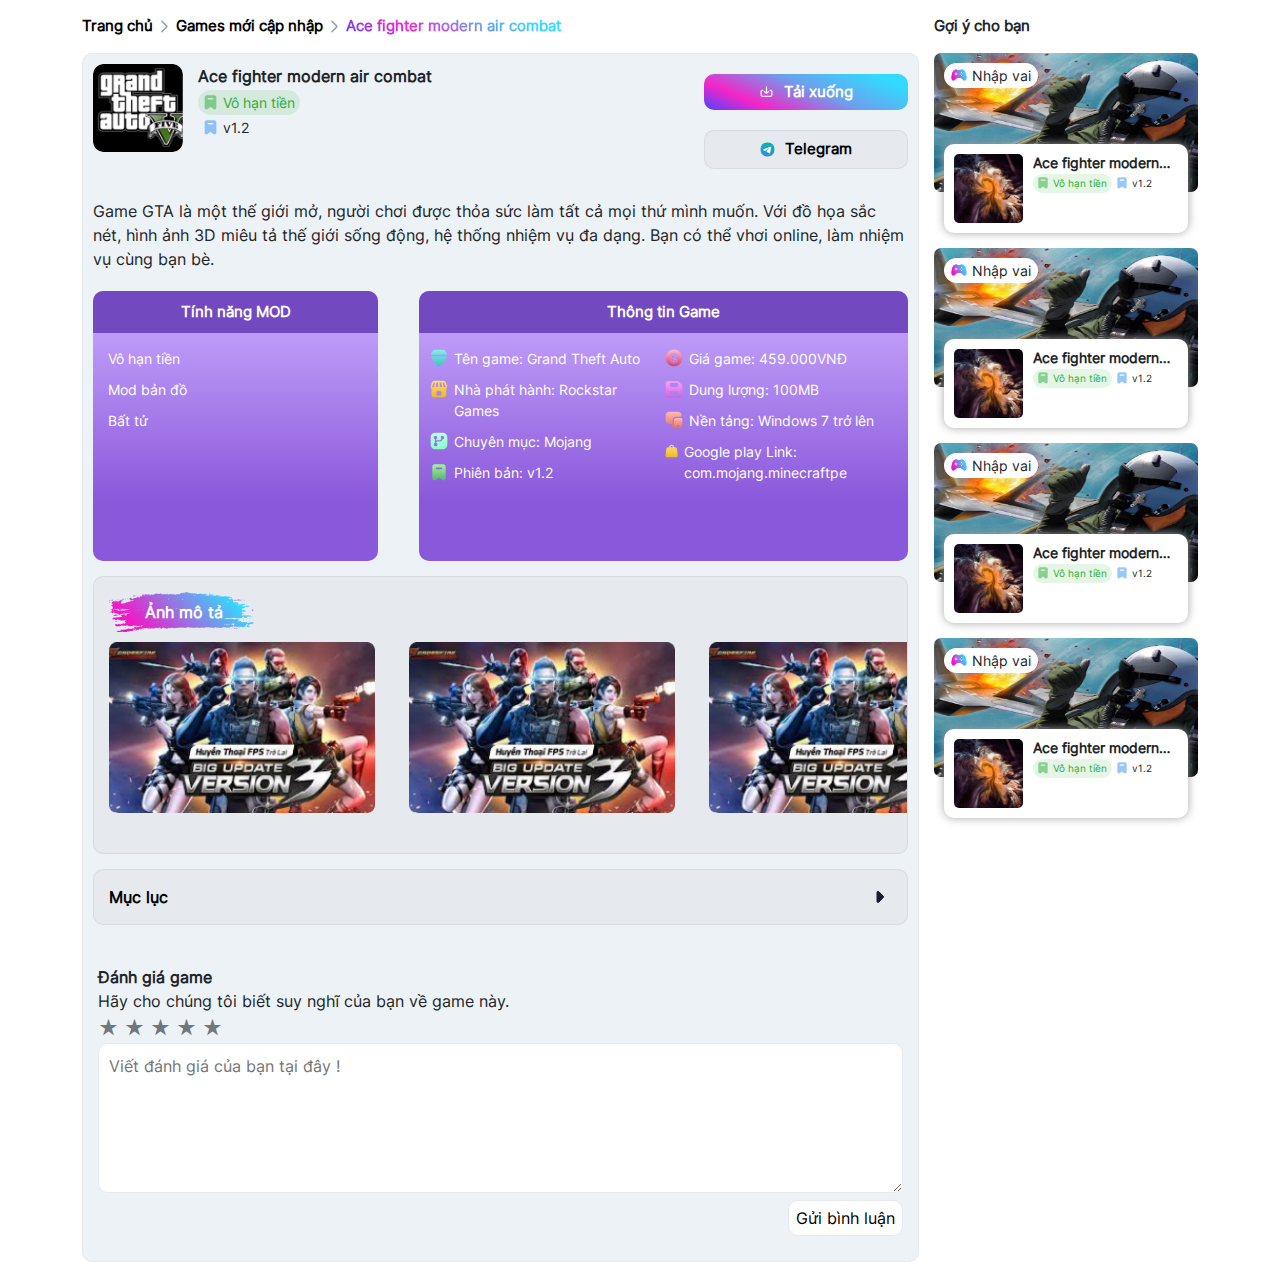
<file: Publics/page/post_game.html>
<!DOCTYPE html>
<html lang="en">

<head>
    <meta charset="UTF-8">
    <meta http-equiv="X-UA-Compatible" content="IE=edge">
    <meta name="viewport" content="width=device-width, initial-scale=1.0">
    <title>Post Game</title>

    <!-- Base css -->
    <link rel="stylesheet" href="../css/style.base.css">
    <link rel="stylesheet" href="../css/base.css">
    <link rel="stylesheet" href="../css/post_game.css">

    <!-- Jquery -->
    <script src=" https://cdnjs.cloudflare.com/ajax/libs/jquery/3.6.1/jquery.min.js " integrity="sha512-aVKKRRi/Q/YV+4mjoKBsE4x3H+BkegoM/em46NNlCqNTmUYADjBbeNefNxYV7giUp0VxICtqdrbqU7iVaeZNXA==" crossorigin=" anonymous " referrerpolicy="no-referrer "></script>
</head>

<body>
    <!-- Main -->
    <div class="container">
        <!-- Logo mobile -->
        <div class="title_page">
            <div class="logo_title">
                <img src="../images/Logo.png" width="100%" alt="">
            </div>
        </div>
        <!-- Content -->
        <div class="post_game_page ">
            <div class="component_game">
                <div class="col-md-9 col-12">
                    <div class="title">
                        <b><a href="#">Trang chủ</a></b>
                        <p>
                            <svg width="9" height="16" viewBox="0 0 9 16" fill="none" xmlns="http://www.w3.org/2000/svg">
                                <path fill-rule="evenodd" clip-rule="evenodd" d="M0.542893 15.2071C0.152369 14.8166 0.152369 14.1834 0.542893 13.7929L6.33579 8L0.54289 2.20711C0.152366 1.81658 0.152366 1.18342 0.54289 0.792894C0.933414 0.402369 1.56658 0.402369 1.9571 0.792894L7.75 6.58579C8.53105 7.36683 8.53105 8.63316 7.75 9.41421L1.95711 15.2071C1.56658 15.5976 0.933418 15.5976 0.542893 15.2071Z" fill="#99A2B3"/>
                            </svg>
                        </p>
                        <b><a href="#">Games mới cập nhập</a></b>
                        <p>
                            <svg width="9" height="16" viewBox="0 0 9 16" fill="none" xmlns="http://www.w3.org/2000/svg">
                                <path fill-rule="evenodd" clip-rule="evenodd" d="M0.542893 15.2071C0.152369 14.8166 0.152369 14.1834 0.542893 13.7929L6.33579 8L0.54289 2.20711C0.152366 1.81658 0.152366 1.18342 0.54289 0.792894C0.933414 0.402369 1.56658 0.402369 1.9571 0.792894L7.75 6.58579C8.53105 7.36683 8.53105 8.63316 7.75 9.41421L1.95711 15.2071C1.56658 15.5976 0.933418 15.5976 0.542893 15.2071Z" fill="#99A2B3"/>
                            </svg>
                        </p>
                        <b class="active_nav"><a href="#">Ace fighter modern air combat</a></b>
                    </div>
                    <div class="content_component">
                        <div class="detail_game">
                            <div class="content_detail_game">
                                <div class="banner_content_game col-12">
                                    <img src="../images/img_GTA.png" width="100%   " alt="">
                                </div>
                                <div class="name_content_game col-md-9 col-12">
                                    <div class="thumnail">
                                        <img src="../images/bg_gta.png" width="100%" alt="">
                                    </div>
                                    <div class="name">
                                        <b>Ace fighter modern air combat</b>
                                        <div class="category">
                                            <div class="item_catgory money">
                                                <svg width="10" height="12" viewBox="0 0 10 12" fill="none" xmlns="http://www.w3.org/2000/svg">
                                                    <path fill-rule="evenodd" clip-rule="evenodd" d="M2.08325 0.166626C1.11675 0.166626 0.333252 0.950128 0.333252 1.91663V10.0833C0.333252 11.285 1.7052 11.971 2.66659 11.25L4.82492 9.63121C4.92862 9.55343 5.07122 9.55343 5.17492 9.63121L7.33325 11.25C8.29464 11.971 9.66659 11.285 9.66659 10.0833V1.91663C9.66659 0.950128 8.88308 0.166626 7.91659 0.166626H2.08325ZM3.24992 2.49996C2.92775 2.49996 2.66659 2.76113 2.66659 3.08329C2.66659 3.40546 2.92775 3.66663 3.24992 3.66663H6.74992C7.07208 3.66663 7.33325 3.40546 7.33325 3.08329C7.33325 2.76113 7.07208 2.49996 6.74992 2.49996H3.24992Z" fill="#2F92ED" fill-opacity="0.5"/>
                                                </svg>
                                                <p>Vô hạn tiền</p>
                                            </div>
                                            <div class="item_catgory version">
                                                <svg width="10" height="12" viewBox="0 0 10 12" fill="none" xmlns="http://www.w3.org/2000/svg">
                                                    <path fill-rule="evenodd" clip-rule="evenodd" d="M2.08325 0.166626C1.11675 0.166626 0.333252 0.950128 0.333252 1.91663V10.0833C0.333252 11.285 1.7052 11.971 2.66659 11.25L4.82492 9.63121C4.92862 9.55343 5.07122 9.55343 5.17492 9.63121L7.33325 11.25C8.29464 11.971 9.66659 11.285 9.66659 10.0833V1.91663C9.66659 0.950128 8.88308 0.166626 7.91659 0.166626H2.08325ZM3.24992 2.49996C2.92775 2.49996 2.66659 2.76113 2.66659 3.08329C2.66659 3.40546 2.92775 3.66663 3.24992 3.66663H6.74992C7.07208 3.66663 7.33325 3.40546 7.33325 3.08329C7.33325 2.76113 7.07208 2.49996 6.74992 2.49996H3.24992Z" fill="#2F92ED" fill-opacity="0.5"/>
                                                </svg>
                                                <p>v1.2</p>
                                            </div>
                                        </div>
                                    </div>
                                </div>
                                <div class="download_content_game col-md-3 col-12">
                                    <button class="download">
                                        <a href="#">
                                            <svg width="21" height="21" viewBox="0 0 21 21" fill="none" xmlns="http://www.w3.org/2000/svg">
                                                <path d="M14.0059 11.0893C14.3314 10.7638 14.3314 10.2362 14.0059 9.91074C13.6805 9.58531 13.1528 9.58531 12.8274 9.91074L11.3333 11.4048L11.3333 3.83333C11.3333 3.3731 10.9602 3 10.5 3C10.0398 3 9.66667 3.3731 9.66667 3.83333L9.66667 11.4048L8.17259 9.91074C7.84715 9.58531 7.31951 9.58531 6.99408 9.91074C6.66864 10.2362 6.66864 10.7638 6.99408 11.0893L9.32149 13.4167C9.97236 14.0675 11.0276 14.0675 11.6785 13.4167L14.0059 11.0893Z" fill="white"/>
                                                <path fill-rule="evenodd" clip-rule="evenodd" d="M16.333 18C17.7137 18 18.833 16.8807 18.833 15.5L18.833 10.5C18.833 9.11929 17.7137 8 16.333 8L15.4997 8C15.0394 8 14.6663 8.3731 14.6663 8.83333C14.6663 9.29357 15.0394 9.66667 15.4997 9.66667L16.333 9.66667C16.7932 9.66667 17.1663 10.0398 17.1663 10.5L17.1663 15.5C17.1663 15.9602 16.7932 16.3333 16.333 16.3333L4.66634 16.3333C4.2061 16.3333 3.83301 15.9602 3.83301 15.5L3.83301 10.5C3.83301 10.0398 4.2061 9.66667 4.66634 9.66667L5.49967 9.66667C5.95991 9.66667 6.33301 9.29357 6.33301 8.83333C6.33301 8.37309 5.95991 8 5.49967 8L4.66634 8C3.28563 8 2.16634 9.11929 2.16634 10.5L2.16634 15.5C2.16634 16.8807 3.28563 18 4.66634 18L16.333 18Z" fill="white"/>
                                            </svg>
                                            <b>Tải xuống</b>
                                        </a>
                                    </button>
                                    <button class="telegram">
                                       <a href="#">
                                        <svg width="21" height="21" viewBox="0 0 21 21" fill="none" xmlns="http://www.w3.org/2000/svg">
                                            <g clip-path="url(#clip0_233_9050)">
                                            <path d="M10.5 20.5001C16.0228 20.5001 20.5 16.023 20.5 10.5001C20.5 4.97729 16.0228 0.500122 10.5 0.500122C4.97717 0.500122 0.5 4.97729 0.5 10.5001C0.5 16.023 4.97717 20.5001 10.5 20.5001Z" fill="url(#paint0_linear_233_9050)"/>
                                            <path d="M4.22434 10.9892C5.39333 10.3453 6.69825 9.8079 7.9175 9.26774C10.0151 8.38299 12.121 7.51357 14.2482 6.70415C14.662 6.56624 15.4057 6.43136 15.4786 7.04469C15.4387 7.91286 15.2744 8.77594 15.1618 9.63903C14.8758 11.537 14.5453 13.4285 14.223 15.3203C14.112 15.9504 13.3226 16.2766 12.8175 15.8734C11.6037 15.0534 10.3805 14.2415 9.18217 13.4026C8.78963 13.0037 9.15363 12.4309 9.50421 12.1461C10.504 11.1609 11.5642 10.3238 12.5117 9.28761C12.7673 8.6704 12.0121 9.19057 11.763 9.34994C10.3944 10.2931 9.05921 11.2939 7.61621 12.1228C6.87913 12.5285 6.02004 12.1818 5.28329 11.9554C4.6227 11.6819 3.65469 11.4063 4.22428 10.9893L4.22434 10.9892Z" fill="white"/>
                                            </g>
                                            <defs>
                                            <linearGradient id="paint0_linear_233_9050" x1="10.7326" y1="-9.49988" x2="10.4638" y2="20.4998" gradientUnits="userSpaceOnUse">
                                            <stop stop-color="#01C897"/>
                                            <stop offset="1" stop-color="#2A8EE3"/>
                                            </linearGradient>
                                            <clipPath id="clip0_233_9050">
                                            <rect width="20" height="20" fill="white" transform="translate(0.5 0.5)"/>
                                            </clipPath>
                                            </defs>
                                        </svg>
                                        <b>Telegram</b>
                                       </a>
                                    </button>
                                </div>
                            </div>
                            <div class="desc_detail_game">
                                <p>
                                    Game GTA là một thế giới mở, người chơi được thỏa sức làm tất cả mọi thứ mình muốn. Với đồ họa sắc nét, hình ảnh 3D miêu tả thế giới sống động, hệ thống nhiệm vụ đa dạng. Bạn có thể vhơi online, làm nhiệm vụ cùng bạn bè.
                                </p>
                            </div>
                            <div class="feature_detail_game">
                                <div class="feature_mod">
                                    <div class="title_feature">
                                        <p>Tính năng MOD</p>
                                    </div>
                                    <div class="content_feature">
                                        <ul>
                                            <li>
                                                <p>Vô hạn tiền</p>
                                            </li>
                                            <li>
                                                <p>Mod bản đồ</p>
                                            </li>
                                            <li>
                                                <p>Bất tử</p>
                                            </li>
                                        </ul>
                                    </div>
                                </div>
                                <div class="feature_game">
                                    <div class="title_feature">
                                        <p>Thông tin Game</p>
                                    </div>
                                    <div class="content_feature">
                                        <ul class="col-md-6 col-12">
                                            <li>
                                                <svg width="20" height="20" viewBox="0 0 20 20" fill="none" xmlns="http://www.w3.org/2000/svg">
                                                    <path d="M3.97262 2.682L2.09786 5.35475C1.7105 5.90699 2.10555 6.66663 2.7801 6.66663H17.2196C17.8941 6.66663 18.2892 5.90699 17.9018 5.35475L16.0271 2.68199C15.5558 2.04345 14.8093 1.66663 14.0156 1.66663H5.98406C5.19042 1.66663 4.44393 2.04345 3.97262 2.682Z" fill="url(#paint0_linear_233_6769)"/>
                                                    <path d="M17.8002 9.66704C18.2127 9.11774 17.8208 8.33329 17.1339 8.33329H2.86582C2.17888 8.33329 1.78695 9.11775 2.19946 9.66704L8.01582 17.4121C9.0165 18.7173 10.9832 18.7173 11.9839 17.4121L17.8002 9.66704Z" fill="url(#paint1_linear_233_6769)"/>
                                                    <defs>
                                                    <linearGradient id="paint0_linear_233_6769" x1="9.99984" y1="1.66663" x2="9.99984" y2="18.391" gradientUnits="userSpaceOnUse">
                                                    <stop stop-color="#89ECEC"/>
                                                    <stop offset="1" stop-color="#3DC1C1"/>
                                                    </linearGradient>
                                                    <linearGradient id="paint1_linear_233_6769" x1="9.99984" y1="1.66663" x2="9.99984" y2="18.391" gradientUnits="userSpaceOnUse">
                                                    <stop stop-color="#89ECEC"/>
                                                    <stop offset="1" stop-color="#3DC1C1"/>
                                                    </linearGradient>
                                                    </defs>
                                                </svg>
                                                <p>Tên game: Grand Theft Auto</p>
                                            </li>
                                            <li>
                                                <svg width="20" height="20" viewBox="0 0 20 20" fill="none" xmlns="http://www.w3.org/2000/svg">
                                                    <path fill-rule="evenodd" clip-rule="evenodd" d="M7.0983 1.66666H12.9015C12.9121 1.66645 12.9227 1.66645 12.9333 1.66666H14.5398C15.5708 1.66666 16.4961 2.29961 16.8698 3.26054L18.3597 7.09185C18.7217 8.02268 18.324 9.04352 17.4999 9.51011V15.8333C17.4999 17.214 16.3806 18.3333 14.9999 18.3333H4.99992C3.61921 18.3333 2.49992 17.214 2.49992 15.8333V9.5101C1.67584 9.04351 1.27814 8.02268 1.64013 7.09185L3.13008 3.26054C3.50377 2.29961 4.42906 1.66666 5.46009 1.66666H7.0665C7.07707 1.66645 7.08767 1.66645 7.0983 1.66666ZM14.874 7.65757C14.8867 7.66352 14.8994 7.66965 14.9119 7.67594L15.4966 7.96827C15.839 8.13945 16.2313 8.18252 16.6027 8.08968C16.7753 8.04653 16.8709 7.86174 16.8064 7.69593L15.3164 3.86462C15.1919 3.54431 14.8834 3.33332 14.5398 3.33332H13.9474L14.874 7.65757ZM12.2429 3.33332L13.1918 7.76153L13.0117 7.83354C12.4157 8.07196 11.7508 8.07196 11.1548 7.83354L10.8333 7.70493V3.33332H12.2429ZM7.7569 3.33332H9.16658V7.70494L8.84507 7.83354C8.24904 8.07196 7.58414 8.07196 6.98811 7.83354L6.80801 7.7615L7.7569 3.33332ZM6.0524 3.33332L5.12577 7.6576C5.11309 7.66355 5.10046 7.66966 5.0879 7.67594L4.50326 7.96827C4.16088 8.13945 3.76856 8.18252 3.39719 8.08968C3.22459 8.04653 3.12898 7.86174 3.19347 7.69592L4.68342 3.86462C4.80799 3.54431 5.11641 3.33332 5.46009 3.33332H6.0524ZM9.16658 11.6667C8.24611 11.6667 7.49992 12.4128 7.49992 13.3333V16.25C7.49992 16.4801 7.68647 16.6667 7.91658 16.6667H12.0833C12.3134 16.6667 12.4999 16.4801 12.4999 16.25V13.3333C12.4999 12.4128 11.7537 11.6667 10.8333 11.6667H9.16658Z" fill="url(#paint0_linear_233_6772)"/>
                                                    <defs>
                                                    <linearGradient id="paint0_linear_233_6772" x1="9.99992" y1="1.6665" x2="9.99992" y2="18.3333" gradientUnits="userSpaceOnUse">
                                                    <stop stop-color="#FFDD72"/>
                                                    <stop offset="1" stop-color="#EBBB23"/>
                                                    </linearGradient>
                                                    </defs>
                                                </svg>
                                                <p>Nhà phát hành: Rockstar Games</p>
                                            </li>
                                            <li>
                                                <svg width="20" height="20" viewBox="0 0 20 20" fill="none" xmlns="http://www.w3.org/2000/svg">
                                                    <path d="M13.492 1.66663H6.50866C3.47533 1.66663 1.66699 3.47496 1.66699 6.50829V13.4833C1.66699 16.525 3.47533 18.3333 6.50866 18.3333H13.4837C16.517 18.3333 18.3253 16.525 18.3253 13.4916V6.50829C18.3337 3.47496 16.5253 1.66663 13.492 1.66663ZM13.6753 8.19163C13.167 9.64163 11.8003 10.6166 10.267 10.6166C10.2587 10.6166 10.2587 10.6166 10.2503 10.6166L8.53366 10.6083C8.53366 10.6083 8.53366 10.6083 8.52532 10.6083C7.89199 10.6083 7.34199 11.0333 7.17532 11.6416C7.91699 11.875 8.45866 12.5666 8.45866 13.3833C8.45866 14.3916 7.63366 15.2166 6.62533 15.2166C5.61699 15.2166 4.79199 14.3916 4.79199 13.3833C4.79199 12.6416 5.24199 12 5.87533 11.7166V8.08329C5.24199 7.83329 4.79199 7.21663 4.79199 6.49996C4.79199 5.55829 5.55866 4.79163 6.50033 4.79163C7.44199 4.79163 8.20866 5.55829 8.20866 6.49996C8.20866 7.22496 7.75866 7.83329 7.12533 8.08329V9.76663C7.53366 9.50829 8.01699 9.35829 8.52532 9.35829H8.53366L10.2503 9.36663C11.2337 9.39996 12.1087 8.76663 12.4587 7.84996C12.0503 7.53329 11.7837 7.04996 11.7837 6.49996C11.7837 5.55829 12.5503 4.79163 13.492 4.79163C14.4337 4.79163 15.2003 5.55829 15.2003 6.49996C15.2087 7.38329 14.5337 8.09996 13.6753 8.19163Z" fill="url(#paint0_linear_233_6775)"/>
                                                    <defs>
                                                    <linearGradient id="paint0_linear_233_6775" x1="1.66699" y1="1.66663" x2="1.66699" y2="18.3333" gradientUnits="userSpaceOnUse">
                                                    <stop stop-color="#BBFFE7"/>
                                                    <stop offset="1" stop-color="#86FFCA"/>
                                                    </linearGradient>
                                                    </defs>
                                                </svg>
                                                <p>Chuyên mục: Mojang</p>
                                            </li>
                                            <li>
                                                <svg width="20" height="21" viewBox="0 0 20 21" fill="none" xmlns="http://www.w3.org/2000/svg">
                                                    <path fill-rule="evenodd" clip-rule="evenodd" d="M5.83301 2.16663C4.4523 2.16663 3.33301 3.28591 3.33301 4.66663V16.3333C3.33301 18.0501 5.29293 19.03 6.66634 18L9.74967 15.6875C9.89782 15.5763 10.1015 15.5763 10.2497 15.6875L13.333 18C14.7064 19.03 16.6663 18.0501 16.6663 16.3333V4.66663C16.6663 3.28591 15.5471 2.16663 14.1663 2.16663H5.83301ZM7.49967 5.49996C7.03944 5.49996 6.66634 5.87306 6.66634 6.33329C6.66634 6.79353 7.03944 7.16663 7.49967 7.16663H12.4997C12.9599 7.16663 13.333 6.79353 13.333 6.33329C13.333 5.87306 12.9599 5.49996 12.4997 5.49996H7.49967Z" fill="url(#paint0_linear_233_6780)"/>
                                                    <defs>
                                                    <linearGradient id="paint0_linear_233_6780" x1="9.99967" y1="2.16663" x2="9.99967" y2="18.4204" gradientUnits="userSpaceOnUse">
                                                    <stop stop-color="#A5F59C"/>
                                                    <stop offset="1" stop-color="#57B175"/>
                                                    </linearGradient>
                                                    </defs>
                                                </svg>
                                                <p>Phiên bản: v1.2</p>
                                            </li>
                                        </ul>
                                        <ul class="col-md-6 col-12">
                                            <li>
                                                <svg width="20" height="20" viewBox="0 0 20 20" fill="none" xmlns="http://www.w3.org/2000/svg">
                                                    <path d="M10.625 13.2667H11.1667C11.7083 13.2667 12.1583 12.7834 12.1583 12.2001C12.1583 11.4751 11.9 11.3334 11.475 11.1834L10.6333 10.8917V13.2667H10.625Z" fill="url(#paint0_linear_394_919)"/>
                                                    <path d="M9.97538 1.58339C5.37538 1.60005 1.65038 5.34172 1.66705 9.94172C1.68371 14.5417 5.42538 18.2667 10.0254 18.2501C14.6254 18.2334 18.3504 14.4917 18.3337 9.89172C18.317 5.29172 14.5754 1.57505 9.97538 1.58339ZM11.8837 10.0001C12.5337 10.2251 13.4087 10.7084 13.4087 12.2001C13.4087 13.4834 12.4004 14.5167 11.167 14.5167H10.6254V15.0001C10.6254 15.3417 10.342 15.6251 10.0004 15.6251C9.65871 15.6251 9.37538 15.3417 9.37538 15.0001V14.5167H9.07538C7.70871 14.5167 6.60038 13.3667 6.60038 11.9501C6.60038 11.6084 6.88371 11.3251 7.22538 11.3251C7.56705 11.3251 7.85038 11.6084 7.85038 11.9501C7.85038 12.6751 8.40038 13.2667 9.07538 13.2667H9.37538V10.4501L8.11705 10.0001C7.46705 9.77505 6.59205 9.29172 6.59205 7.80005C6.59205 6.51672 7.60038 5.48339 8.83371 5.48339H9.37538V5.00005C9.37538 4.65839 9.65871 4.37505 10.0004 4.37505C10.342 4.37505 10.6254 4.65839 10.6254 5.00005V5.48339H10.9254C12.292 5.48339 13.4004 6.63339 13.4004 8.05005C13.4004 8.39172 13.117 8.67505 12.7754 8.67505C12.4337 8.67505 12.1504 8.39172 12.1504 8.05005C12.1504 7.32505 11.6004 6.73339 10.9254 6.73339H10.6254V9.55005L11.8837 10.0001Z" fill="url(#paint1_linear_394_919)"/>
                                                    <path d="M7.84961 7.80828C7.84961 8.53328 8.10794 8.67494 8.53294 8.82494L9.37461 9.11661V6.73328H8.83294C8.29128 6.73328 7.84961 7.21661 7.84961 7.80828Z" fill="url(#paint2_linear_394_919)"/>
                                                    <defs>
                                                    <linearGradient id="paint0_linear_394_919" x1="11.3917" y1="10.8917" x2="11.3917" y2="13.2667" gradientUnits="userSpaceOnUse">
                                                    <stop stop-color="#FFBBD4"/>
                                                    <stop offset="1" stop-color="#D34075"/>
                                                    </linearGradient>
                                                    <linearGradient id="paint1_linear_394_919" x1="10.0004" y1="1.58337" x2="10.0004" y2="18.2501" gradientUnits="userSpaceOnUse">
                                                    <stop stop-color="#FFBBD4"/>
                                                    <stop offset="1" stop-color="#D34075"/>
                                                    </linearGradient>
                                                    <linearGradient id="paint2_linear_394_919" x1="8.61211" y1="6.73328" x2="8.61211" y2="9.11661" gradientUnits="userSpaceOnUse">
                                                    <stop stop-color="#FFBBD4"/>
                                                    <stop offset="1" stop-color="#D34075"/>
                                                    </linearGradient>
                                                    </defs>
                                                </svg>
                                                <p>Giá game: 459.000VNĐ</p>
                                            </li>
                                            <li>
                                                <svg width="20" height="21" viewBox="0 0 20 21" fill="none" xmlns="http://www.w3.org/2000/svg">
                                                    <path fill-rule="evenodd" clip-rule="evenodd" d="M4.16699 2.16663C2.78628 2.16663 1.66699 3.28591 1.66699 4.66663V16.3333C1.66699 17.714 2.78628 18.8333 4.16699 18.8333H15.8337C17.2144 18.8333 18.3337 17.714 18.3337 16.3333V7.36883C18.3337 6.70578 18.0703 6.0699 17.6014 5.60106L14.8992 2.89886C14.4304 2.43002 13.7945 2.16663 13.1315 2.16663H4.16699ZM5.00033 13.8333C5.00033 12.9128 5.74652 12.1666 6.66699 12.1666H13.3337C14.2541 12.1666 15.0003 12.9128 15.0003 13.8333V16.3333C15.0003 16.7935 14.6272 17.1666 14.167 17.1666H5.83366C5.37342 17.1666 5.00033 16.7935 5.00033 16.3333V13.8333ZM12.5003 7.99996H7.50033C6.57985 7.99996 5.83366 7.25377 5.83366 6.33329V4.66663C5.83366 4.20639 6.20675 3.83329 6.66699 3.83329H12.9885C13.2095 3.83329 13.4215 3.92109 13.5777 4.07737L13.9229 4.42255C14.0792 4.57883 14.167 4.79079 14.167 5.0118V6.33329C14.167 7.25377 13.4208 7.99996 12.5003 7.99996Z" fill="url(#paint0_linear_233_6790)"/>
                                                    <defs>
                                                    <linearGradient id="paint0_linear_233_6790" x1="10.0003" y1="2.16663" x2="10.0003" y2="18.8333" gradientUnits="userSpaceOnUse">
                                                    <stop stop-color="#FBA3FF"/>
                                                    <stop offset="1" stop-color="#D75EDD"/>
                                                    </linearGradient>
                                                    </defs>
                                                </svg>
                                                <p>Dung lượng: 100MB</p>
                                            </li>
                                            <li>
                                                <svg width="20" height="20" viewBox="0 0 20 20" fill="none" xmlns="http://www.w3.org/2000/svg">
                                                    <path d="M17.4917 8.09163C17.2083 7.97496 16.8333 7.91663 16.3667 7.91663H11.9667C10.5167 7.91663 10 8.43329 10 9.89996V16.35C10 16.8333 10.0583 17.2083 10.1833 17.5C10.4417 18.1 10.9917 18.3333 11.9667 18.3333H16.3667C17.8167 18.3333 18.3333 17.8083 18.3333 16.35V9.89996C18.3333 8.90829 18.1 8.34996 17.4917 8.09163ZM15 16.4583H13.3333C13.3167 16.4583 13.2917 16.4583 13.275 16.45C13.15 16.4416 13.0417 16.4 12.95 16.3166C12.8 16.2083 12.7083 16.0333 12.7083 15.8333C12.7083 15.4916 12.9917 15.2083 13.3333 15.2083H15C15.3417 15.2083 15.625 15.4916 15.625 15.8333C15.625 16.175 15.3417 16.4583 15 16.4583Z" fill="url(#paint0_linear_233_6793)"/>
                                                    <path d="M17.4915 5.15829V5.83329C17.4915 6.29163 17.1165 6.66663 16.6581 6.66663H11.9665C9.83314 6.66663 8.7498 7.75829 8.7498 9.89996V17.5C8.7498 17.9583 8.3748 18.3333 7.91647 18.3333H6.29147C5.95814 18.3333 5.69147 18.0666 5.69147 17.7416C5.69147 17.4083 5.95814 17.15 6.29147 17.15H7.91647V13.9583H4.9998C3.1498 13.8666 1.6748 12.3416 1.6748 10.4666V5.15829C1.6748 3.23329 3.24147 1.66663 5.1748 1.66663H13.9998C15.9248 1.66663 17.4915 3.23329 17.4915 5.15829Z" fill="url(#paint1_linear_233_6793)"/>
                                                    <defs>
                                                    <linearGradient id="paint0_linear_233_6793" x1="14.1667" y1="7.91663" x2="14.1667" y2="18.3333" gradientUnits="userSpaceOnUse">
                                                    <stop stop-color="#FFB9B4"/>
                                                    <stop offset="1" stop-color="#DD6F66"/>
                                                    </linearGradient>
                                                    <linearGradient id="paint1_linear_233_6793" x1="9.58314" y1="1.66663" x2="9.58314" y2="18.3333" gradientUnits="userSpaceOnUse">
                                                    <stop stop-color="#FFB9B4"/>
                                                    <stop offset="1" stop-color="#DD6F66"/>
                                                    </linearGradient>
                                                    </defs>
                                                </svg>
                                                <p>Nền tảng: Windows 7 trở lên </p>
                                            </li>
                                            <li>
                                                <svg width="20" height="20" viewBox="0 0 20 20" fill="none" xmlns="http://www.w3.org/2000/svg">
                                                    <path fill-rule="evenodd" clip-rule="evenodd" d="M9.99976 1.66663C8.15881 1.66663 6.66642 3.15901 6.66642 4.99996H5.54008C4.27927 4.99996 3.21577 5.9388 3.05939 7.18987L2.01772 15.5232C1.8312 17.0153 2.99467 18.3333 4.49841 18.3333H15.5012C17.0049 18.3333 18.1684 17.0153 17.9819 15.5232L16.9402 7.18987C16.7838 5.9388 15.7203 4.99996 14.4595 4.99996H13.3331C13.3331 3.15901 11.8407 1.66663 9.99976 1.66663ZM11.6664 4.99996C11.6664 4.07948 10.9202 3.33329 9.99976 3.33329C9.07928 3.33329 8.33309 4.07948 8.33309 4.99996H11.6664Z" fill="url(#paint0_linear_249_8506)"/>
                                                    <defs>
                                                    <linearGradient id="paint0_linear_249_8506" x1="9.99979" y1="1.66663" x2="9.99979" y2="18.3333" gradientUnits="userSpaceOnUse">
                                                    <stop stop-color="#FFDD72"/>
                                                    <stop offset="1" stop-color="#EBBB23"/>
                                                    </linearGradient>
                                                    </defs>
                                                </svg>
                                                <p>Google play Link: com.mojang.minecraftpe</p>
                                            </li>
                                        </ul>
                                    </div>
                                </div>
                            </div>
                        </div>
                        <div class="photo_demo">
                            <div class="title_photo_desc">
                                <p>Ảnh mô tả</p>
                            </div>
                            <div class="list_photo">
                                <div class="item_photo col-md-4 col-10">
                                    <img src="../images/Rectangle 740.png" width="100%" alt="">
                                </div>
                                <div class="item_photo col-md-4 col-10">
                                    <img src="../images/Rectangle 740.png" width="100%" alt="">
                                </div>
                                <div class="item_photo col-md-4 col-10">
                                    <img src="../images/Rectangle 740.png" width="100%" alt="">
                                </div>
                                <div class="item_photo col-md-4 col-10">
                                    <img src="../images/Rectangle 740.png" width="100%" alt="">
                                </div>
                                <div class="item_photo col-md-4 col-10">
                                    <img src="../images/Rectangle 740.png" width="100%" alt="">
                                </div>
                            </div>
                        </div>
                        <div class="content_table">
                            <button class="title_content_table">
                                <p>Mục lục</p>
                                <svg class="select_rotate" width="24" height="24" viewBox="0 0 24 24" fill="none" xmlns="http://www.w3.org/2000/svg">
                                    <path d="M15.3054 12.4611L10.7198 17.2165C10.0953 17.8641 9 17.422 9 16.5223L9 7.35123C9 6.4694 10.0584 6.01924 10.6936 6.63091L15.2792 11.0466C15.6772 11.4299 15.6889 12.0633 15.3054 12.4611Z" fill="#1A1B2D" stroke="#1A1B2D"/>
                                </svg>
                            </button>
                            <div class="content ">
                                <div class="head_content">
                                    <svg width="16" height="16" viewBox="0 0 16 16" fill="none" xmlns="http://www.w3.org/2000/svg">
                                        <path d="M4.19702 1.93719C2.60642 1.20306 0.907559 2.72362 1.46154 4.38556L2.22602 6.65279C2.36314 7.05945 2.74444 7.33328 3.1736 7.33328H8.66634C9.03453 7.33328 9.333 7.63175 9.333 7.99994C9.333 8.36813 9.03453 8.66661 8.66634 8.66661H3.1736C2.74445 8.66661 2.36314 8.94044 2.22602 9.3471L1.46154 11.6143C0.907562 13.2763 2.60642 14.7968 4.19703 14.0627L13.3985 9.81588C14.9477 9.10088 14.9477 6.89905 13.3985 6.18405L4.19702 1.93719Z" fill="#7349BF"/>
                                    </svg>
                                    <p>GTA đã có mặt trên thiết bị di động</p>
                                </div>
                                <ul>
                                    <li>Thể hiện sự sáng tạo của bạn</li>
                                    <li>Thể hiện sự sáng tạo của bạn</li>
                                </ul>
                                <hr>
                                <div class="head_content">
                                    <svg width="16" height="16" viewBox="0 0 16 16" fill="none" xmlns="http://www.w3.org/2000/svg">
                                        <path d="M4.19702 1.93719C2.60642 1.20306 0.907559 2.72362 1.46154 4.38556L2.22602 6.65279C2.36314 7.05945 2.74444 7.33328 3.1736 7.33328H8.66634C9.03453 7.33328 9.333 7.63175 9.333 7.99994C9.333 8.36813 9.03453 8.66661 8.66634 8.66661H3.1736C2.74445 8.66661 2.36314 8.94044 2.22602 9.3471L1.46154 11.6143C0.907562 13.2763 2.60642 14.7968 4.19703 14.0627L13.3985 9.81588C14.9477 9.10088 14.9477 6.89905 13.3985 6.18405L4.19702 1.93719Z" fill="#7349BF"/>
                                    </svg>
                                    <p>Tải game GTA - Không giới hạn item, God Mode</p>
                                </div>
                                <ul>
                                    <li>Thể hiện sự sáng tạo của bạn</li>
                                </ul>
                            </div>
                        </div>
                        <div class="download_mobile">
                            <div class="download_content_game col-md-3 col-12">
                                <button class="download">
                                    <a href="#">
                                        <svg width="21" height="21" viewBox="0 0 21 21" fill="none" xmlns="http://www.w3.org/2000/svg">
                                            <path d="M14.0059 11.0893C14.3314 10.7638 14.3314 10.2362 14.0059 9.91074C13.6805 9.58531 13.1528 9.58531 12.8274 9.91074L11.3333 11.4048L11.3333 3.83333C11.3333 3.3731 10.9602 3 10.5 3C10.0398 3 9.66667 3.3731 9.66667 3.83333L9.66667 11.4048L8.17259 9.91074C7.84715 9.58531 7.31951 9.58531 6.99408 9.91074C6.66864 10.2362 6.66864 10.7638 6.99408 11.0893L9.32149 13.4167C9.97236 14.0675 11.0276 14.0675 11.6785 13.4167L14.0059 11.0893Z" fill="white"/>
                                            <path fill-rule="evenodd" clip-rule="evenodd" d="M16.333 18C17.7137 18 18.833 16.8807 18.833 15.5L18.833 10.5C18.833 9.11929 17.7137 8 16.333 8L15.4997 8C15.0394 8 14.6663 8.3731 14.6663 8.83333C14.6663 9.29357 15.0394 9.66667 15.4997 9.66667L16.333 9.66667C16.7932 9.66667 17.1663 10.0398 17.1663 10.5L17.1663 15.5C17.1663 15.9602 16.7932 16.3333 16.333 16.3333L4.66634 16.3333C4.2061 16.3333 3.83301 15.9602 3.83301 15.5L3.83301 10.5C3.83301 10.0398 4.2061 9.66667 4.66634 9.66667L5.49967 9.66667C5.95991 9.66667 6.33301 9.29357 6.33301 8.83333C6.33301 8.37309 5.95991 8 5.49967 8L4.66634 8C3.28563 8 2.16634 9.11929 2.16634 10.5L2.16634 15.5C2.16634 16.8807 3.28563 18 4.66634 18L16.333 18Z" fill="white"/>
                                        </svg>
                                        <b>Tải xuống</b>
                                    </a>
                                </button>
                                <button class="telegram">
                                   <a href="#">
                                    <svg width="21" height="21" viewBox="0 0 21 21" fill="none" xmlns="http://www.w3.org/2000/svg">
                                        <g clip-path="url(#clip0_233_7313)">
                                        <path d="M10.5 20.5001C16.0228 20.5001 20.5 16.023 20.5 10.5001C20.5 4.97729 16.0228 0.500122 10.5 0.500122C4.97717 0.500122 0.5 4.97729 0.5 10.5001C0.5 16.023 4.97717 20.5001 10.5 20.5001Z" fill="url(#paint0_linear_233_7313)"/>
                                        <path d="M4.22434 10.9892C5.39333 10.3453 6.69825 9.8079 7.9175 9.26774C10.0151 8.38299 12.121 7.51357 14.2482 6.70415C14.662 6.56624 15.4057 6.43136 15.4786 7.04469C15.4387 7.91286 15.2744 8.77594 15.1618 9.63903C14.8758 11.537 14.5453 13.4285 14.223 15.3203C14.112 15.9504 13.3226 16.2766 12.8175 15.8734C11.6037 15.0534 10.3805 14.2415 9.18217 13.4026C8.78963 13.0037 9.15363 12.4309 9.50421 12.1461C10.504 11.1609 11.5642 10.3238 12.5117 9.28761C12.7673 8.6704 12.0121 9.19057 11.763 9.34994C10.3944 10.2931 9.05921 11.2939 7.61621 12.1228C6.87913 12.5285 6.02004 12.1818 5.28329 11.9554C4.6227 11.6819 3.65469 11.4063 4.22428 10.9893L4.22434 10.9892Z" fill="white"/>
                                        </g>
                                        <defs>
                                        <linearGradient id="paint0_linear_233_7313" x1="10.7326" y1="-9.49988" x2="10.4638" y2="20.4998" gradientUnits="userSpaceOnUse">
                                        <stop stop-color="#01C897"/>
                                        <stop offset="1" stop-color="#2A8EE3"/>
                                        </linearGradient>
                                        <clipPath id="clip0_233_7313">
                                        <rect width="20" height="20" fill="white" transform="translate(0.5 0.5)"/>
                                        </clipPath>
                                        </defs>
                                    </svg>
                                    <b>Telegram</b>
                                   </a>
                                </button>
                            </div>
                        </div>
                    </div>
                </div>
                <div class="col-md-3 col-12">
                    <div class="title">
                        <b>Gợi ý cho bạn</b>
                    </div>
                    <div class="list_game">
                        <div class="item_game">
                            <div class="img_item_game">
                                <img src="../images/bg_game.png" width="100%" alt="">
                            </div>
                            <div class="content_item_game">
                                <div class="category_content_item">
                                    <svg width="16" height="16" viewBox="0 0 16 16" fill="none" xmlns="http://www.w3.org/2000/svg">
                                        <path d="M15.0977 7.66816C14.4349 4.6716 13.4374 3.07222 11.9577 2.63535C11.6467 2.54411 11.324 2.49853 10.9999 2.50004C10.5715 2.50004 10.1983 2.60441 9.80365 2.71504C9.32803 2.84847 8.78771 3.00004 7.9999 3.00004C7.21209 3.00004 6.67146 2.84879 6.1949 2.71535C5.7999 2.60441 5.42709 2.50004 4.9999 2.50004C4.66472 2.49887 4.33101 2.54431 4.00834 2.63504C2.53646 3.07004 1.53959 4.66879 0.867089 7.66629C0.143964 10.8919 0.499901 12.9285 1.86521 13.401C2.05236 13.4669 2.24928 13.501 2.44771 13.5016C3.38303 13.5016 4.13303 12.7225 4.64553 12.0847C5.22459 11.3628 5.9024 10.9966 7.9999 10.9966C9.87334 10.9966 10.6487 11.2507 11.3183 12.0847C11.7393 12.6091 12.1371 12.976 12.534 13.2069C13.0618 13.5138 13.5893 13.5819 14.1015 13.406C14.9083 13.1307 15.3708 12.4028 15.4765 11.2422C15.5568 10.3522 15.433 9.18316 15.0977 7.66816ZM6.4999 7.50004H5.4999V8.50004C5.4999 8.63264 5.44722 8.75982 5.35345 8.85359C5.25969 8.94736 5.13251 9.00004 4.9999 9.00004C4.86729 9.00004 4.74012 8.94736 4.64635 8.85359C4.55258 8.75982 4.4999 8.63264 4.4999 8.50004V7.50004H3.4999C3.36729 7.50004 3.24012 7.44736 3.14635 7.35359C3.05258 7.25982 2.9999 7.13264 2.9999 7.00004C2.9999 6.86743 3.05258 6.74025 3.14635 6.64648C3.24012 6.55271 3.36729 6.50004 3.4999 6.50004H4.4999V5.50004C4.4999 5.36743 4.55258 5.24025 4.64635 5.14648C4.74012 5.05271 4.86729 5.00004 4.9999 5.00004C5.13251 5.00004 5.25969 5.05271 5.35345 5.14648C5.44722 5.24025 5.4999 5.36743 5.4999 5.50004V6.50004H6.4999C6.63251 6.50004 6.75969 6.55271 6.85345 6.64648C6.94722 6.74025 6.9999 6.86743 6.9999 7.00004C6.9999 7.13264 6.94722 7.25982 6.85345 7.35359C6.75969 7.44736 6.63251 7.50004 6.4999 7.50004ZM9.1249 7.62504C9.00129 7.62504 8.88045 7.58838 8.77767 7.5197C8.67489 7.45103 8.59478 7.35342 8.54748 7.23921C8.50017 7.12501 8.4878 6.99934 8.51191 6.8781C8.53603 6.75687 8.59555 6.6455 8.68296 6.55809C8.77037 6.47069 8.88173 6.41116 9.00297 6.38705C9.12421 6.36293 9.24988 6.37531 9.36408 6.42261C9.47828 6.46992 9.57589 6.55002 9.64457 6.6528C9.71325 6.75559 9.7499 6.87642 9.7499 7.00004C9.7499 7.1658 9.68405 7.32477 9.56684 7.44198C9.44963 7.55919 9.29066 7.62504 9.1249 7.62504ZM10.4999 9.00004C10.3762 9.00004 10.2553 8.96334 10.1525 8.89459C10.0497 8.82585 9.96959 8.72815 9.92233 8.61385C9.87507 8.49956 9.86279 8.37381 9.88703 8.25253C9.91127 8.13125 9.97095 8.01989 10.0585 7.93254C10.1461 7.8452 10.2576 7.78579 10.3789 7.76186C10.5003 7.73792 10.626 7.75052 10.7402 7.79806C10.8543 7.84561 10.9518 7.92596 11.0203 8.02894C11.0888 8.13193 11.1252 8.25292 11.1249 8.3766C11.1245 8.54209 11.0585 8.70066 10.9413 8.81753C10.8241 8.9344 10.6654 9.00004 10.4999 9.00004ZM10.4999 6.25004C10.3763 6.25004 10.2555 6.21338 10.1527 6.1447C10.0499 6.07603 9.96978 5.97842 9.92248 5.86421C9.87517 5.75001 9.8628 5.62434 9.88691 5.5031C9.91103 5.38187 9.97055 5.2705 10.058 5.18309C10.1454 5.09569 10.2567 5.03616 10.378 5.01205C10.4992 4.98793 10.6249 5.00031 10.7391 5.04761C10.8533 5.09492 10.9509 5.17502 11.0196 5.2778C11.0882 5.38059 11.1249 5.50142 11.1249 5.62504C11.1249 5.7908 11.0591 5.94977 10.9418 6.06698C10.8246 6.18419 10.6657 6.25004 10.4999 6.25004ZM11.8749 7.62504C11.7513 7.62504 11.6305 7.58838 11.5277 7.5197C11.4249 7.45103 11.3448 7.35342 11.2975 7.23921C11.2502 7.12501 11.2378 6.99934 11.2619 6.8781C11.286 6.75687 11.3456 6.6455 11.433 6.55809C11.5204 6.47069 11.6317 6.41116 11.753 6.38705C11.8742 6.36293 11.9999 6.37531 12.1141 6.42261C12.2283 6.46992 12.3259 6.55002 12.3946 6.6528C12.4632 6.75559 12.4999 6.87642 12.4999 7.00004C12.4999 7.1658 12.4341 7.32477 12.3168 7.44198C12.1996 7.55919 12.0407 7.62504 11.8749 7.62504Z" fill="url(#paint0_linear_480_2936)"/>
                                        <path d="M15.0977 7.66816C14.4349 4.6716 13.4374 3.07222 11.9577 2.63535C11.6467 2.54411 11.324 2.49853 10.9999 2.50004C10.5715 2.50004 10.1983 2.60441 9.80365 2.71504C9.32803 2.84847 8.78771 3.00004 7.9999 3.00004C7.21209 3.00004 6.67146 2.84879 6.1949 2.71535C5.7999 2.60441 5.42709 2.50004 4.9999 2.50004C4.66472 2.49887 4.33101 2.54431 4.00834 2.63504C2.53646 3.07004 1.53959 4.66879 0.867089 7.66629C0.143964 10.8919 0.499901 12.9285 1.86521 13.401C2.05236 13.4669 2.24928 13.501 2.44771 13.5016C3.38303 13.5016 4.13303 12.7225 4.64553 12.0847C5.22459 11.3628 5.9024 10.9966 7.9999 10.9966C9.87334 10.9966 10.6487 11.2507 11.3183 12.0847C11.7393 12.6091 12.1371 12.976 12.534 13.2069C13.0618 13.5138 13.5893 13.5819 14.1015 13.406C14.9083 13.1307 15.3708 12.4028 15.4765 11.2422C15.5568 10.3522 15.433 9.18316 15.0977 7.66816ZM6.4999 7.50004H5.4999V8.50004C5.4999 8.63264 5.44722 8.75982 5.35345 8.85359C5.25969 8.94736 5.13251 9.00004 4.9999 9.00004C4.86729 9.00004 4.74012 8.94736 4.64635 8.85359C4.55258 8.75982 4.4999 8.63264 4.4999 8.50004V7.50004H3.4999C3.36729 7.50004 3.24012 7.44736 3.14635 7.35359C3.05258 7.25982 2.9999 7.13264 2.9999 7.00004C2.9999 6.86743 3.05258 6.74025 3.14635 6.64648C3.24012 6.55271 3.36729 6.50004 3.4999 6.50004H4.4999V5.50004C4.4999 5.36743 4.55258 5.24025 4.64635 5.14648C4.74012 5.05271 4.86729 5.00004 4.9999 5.00004C5.13251 5.00004 5.25969 5.05271 5.35345 5.14648C5.44722 5.24025 5.4999 5.36743 5.4999 5.50004V6.50004H6.4999C6.63251 6.50004 6.75969 6.55271 6.85345 6.64648C6.94722 6.74025 6.9999 6.86743 6.9999 7.00004C6.9999 7.13264 6.94722 7.25982 6.85345 7.35359C6.75969 7.44736 6.63251 7.50004 6.4999 7.50004ZM9.1249 7.62504C9.00129 7.62504 8.88045 7.58838 8.77767 7.5197C8.67489 7.45103 8.59478 7.35342 8.54748 7.23921C8.50017 7.12501 8.4878 6.99934 8.51191 6.8781C8.53603 6.75687 8.59555 6.6455 8.68296 6.55809C8.77037 6.47069 8.88173 6.41116 9.00297 6.38705C9.12421 6.36293 9.24988 6.37531 9.36408 6.42261C9.47828 6.46992 9.57589 6.55002 9.64457 6.6528C9.71325 6.75559 9.7499 6.87642 9.7499 7.00004C9.7499 7.1658 9.68405 7.32477 9.56684 7.44198C9.44963 7.55919 9.29066 7.62504 9.1249 7.62504ZM10.4999 9.00004C10.3762 9.00004 10.2553 8.96334 10.1525 8.89459C10.0497 8.82585 9.96959 8.72815 9.92233 8.61385C9.87507 8.49956 9.86279 8.37381 9.88703 8.25253C9.91127 8.13125 9.97095 8.01989 10.0585 7.93254C10.1461 7.8452 10.2576 7.78579 10.3789 7.76186C10.5003 7.73792 10.626 7.75052 10.7402 7.79806C10.8543 7.84561 10.9518 7.92596 11.0203 8.02894C11.0888 8.13193 11.1252 8.25292 11.1249 8.3766C11.1245 8.54209 11.0585 8.70066 10.9413 8.81753C10.8241 8.9344 10.6654 9.00004 10.4999 9.00004ZM10.4999 6.25004C10.3763 6.25004 10.2555 6.21338 10.1527 6.1447C10.0499 6.07603 9.96978 5.97842 9.92248 5.86421C9.87517 5.75001 9.8628 5.62434 9.88691 5.5031C9.91103 5.38187 9.97055 5.2705 10.058 5.18309C10.1454 5.09569 10.2567 5.03616 10.378 5.01205C10.4992 4.98793 10.6249 5.00031 10.7391 5.04761C10.8533 5.09492 10.9509 5.17502 11.0196 5.2778C11.0882 5.38059 11.1249 5.50142 11.1249 5.62504C11.1249 5.7908 11.0591 5.94977 10.9418 6.06698C10.8246 6.18419 10.6657 6.25004 10.4999 6.25004ZM11.8749 7.62504C11.7513 7.62504 11.6305 7.58838 11.5277 7.5197C11.4249 7.45103 11.3448 7.35342 11.2975 7.23921C11.2502 7.12501 11.2378 6.99934 11.2619 6.8781C11.286 6.75687 11.3456 6.6455 11.433 6.55809C11.5204 6.47069 11.6317 6.41116 11.753 6.38705C11.8742 6.36293 11.9999 6.37531 12.1141 6.42261C12.2283 6.46992 12.3259 6.55002 12.3946 6.6528C12.4632 6.75559 12.4999 6.87642 12.4999 7.00004C12.4999 7.1658 12.4341 7.32477 12.3168 7.44198C12.1996 7.55919 12.0407 7.62504 11.8749 7.62504Z" fill="url(#paint1_linear_480_2936)"/>
                                        <defs>
                                        <linearGradient id="paint0_linear_480_2936" x1="7.12471" y1="3.93222" x2="-0.695857" y2="8.12894" gradientUnits="userSpaceOnUse">
                                        <stop offset="0.111426" stop-color="#32DAFF"/>
                                        <stop offset="0.505812" stop-color="#F515C4"/>
                                        <stop offset="1" stop-color="#4945FF"/>
                                        </linearGradient>
                                        <linearGradient id="paint1_linear_480_2936" x1="12.0618" y1="0.706633" x2="-11.0145" y2="9.39452" gradientUnits="userSpaceOnUse">
                                        <stop stop-color="#32DAFF"/>
                                        <stop offset="0.505812" stop-color="#F515C4"/>
                                        <stop offset="1" stop-color="#4945FF"/>
                                        </linearGradient>
                                        </defs>
                                    </svg>
                                    <p>Nhập vai </p>
                                </div>
                                <div class="desc_content_item">
                                    <div class="thumnail">
                                        <img src="../images/img_game_2.png" width="100%" alt="">
                                    </div>
                                    <div class="name">
                                        <b>Ace fighter modern air</b>
                                        <div class="category_name">
                                            <div class="item_catgory money">
                                                <svg width="10" height="12" viewBox="0 0 10 12" fill="none" xmlns="http://www.w3.org/2000/svg">
                                                    <path fill-rule="evenodd" clip-rule="evenodd" d="M2.08325 0.166626C1.11675 0.166626 0.333252 0.950128 0.333252 1.91663V10.0833C0.333252 11.285 1.7052 11.971 2.66659 11.25L4.82492 9.63121C4.92862 9.55343 5.07122 9.55343 5.17492 9.63121L7.33325 11.25C8.29464 11.971 9.66659 11.285 9.66659 10.0833V1.91663C9.66659 0.950128 8.88308 0.166626 7.91659 0.166626H2.08325ZM3.24992 2.49996C2.92775 2.49996 2.66659 2.76113 2.66659 3.08329C2.66659 3.40546 2.92775 3.66663 3.24992 3.66663H6.74992C7.07208 3.66663 7.33325 3.40546 7.33325 3.08329C7.33325 2.76113 7.07208 2.49996 6.74992 2.49996H3.24992Z" fill="#2F92ED" fill-opacity="0.5"/>
                                                </svg>
                                                <p>Vô hạn tiền</p>
                                            </div>
                                            <div class="item_catgory version">
                                                <svg width="10" height="12" viewBox="0 0 10 12" fill="none" xmlns="http://www.w3.org/2000/svg">
                                                    <path fill-rule="evenodd" clip-rule="evenodd" d="M2.08325 0.166626C1.11675 0.166626 0.333252 0.950128 0.333252 1.91663V10.0833C0.333252 11.285 1.7052 11.971 2.66659 11.25L4.82492 9.63121C4.92862 9.55343 5.07122 9.55343 5.17492 9.63121L7.33325 11.25C8.29464 11.971 9.66659 11.285 9.66659 10.0833V1.91663C9.66659 0.950128 8.88308 0.166626 7.91659 0.166626H2.08325ZM3.24992 2.49996C2.92775 2.49996 2.66659 2.76113 2.66659 3.08329C2.66659 3.40546 2.92775 3.66663 3.24992 3.66663H6.74992C7.07208 3.66663 7.33325 3.40546 7.33325 3.08329C7.33325 2.76113 7.07208 2.49996 6.74992 2.49996H3.24992Z" fill="#2F92ED" fill-opacity="0.5"/>
                                                </svg>
                                                <p>v1.2</p>
                                            </div>
                                        </div>
                                    </div>
                                </div>
                            </div>
                        </div>
                        <div class="item_game">
                            <div class="img_item_game">
                                <img src="../images/bg_game.png" width="100%" alt="">
                            </div>
                            <div class="content_item_game">
                                <div class="category_content_item">
                                    <svg width="16" height="16" viewBox="0 0 16 16" fill="none" xmlns="http://www.w3.org/2000/svg">
                                        <path d="M15.0977 7.66816C14.4349 4.6716 13.4374 3.07222 11.9577 2.63535C11.6467 2.54411 11.324 2.49853 10.9999 2.50004C10.5715 2.50004 10.1983 2.60441 9.80365 2.71504C9.32803 2.84847 8.78771 3.00004 7.9999 3.00004C7.21209 3.00004 6.67146 2.84879 6.1949 2.71535C5.7999 2.60441 5.42709 2.50004 4.9999 2.50004C4.66472 2.49887 4.33101 2.54431 4.00834 2.63504C2.53646 3.07004 1.53959 4.66879 0.867089 7.66629C0.143964 10.8919 0.499901 12.9285 1.86521 13.401C2.05236 13.4669 2.24928 13.501 2.44771 13.5016C3.38303 13.5016 4.13303 12.7225 4.64553 12.0847C5.22459 11.3628 5.9024 10.9966 7.9999 10.9966C9.87334 10.9966 10.6487 11.2507 11.3183 12.0847C11.7393 12.6091 12.1371 12.976 12.534 13.2069C13.0618 13.5138 13.5893 13.5819 14.1015 13.406C14.9083 13.1307 15.3708 12.4028 15.4765 11.2422C15.5568 10.3522 15.433 9.18316 15.0977 7.66816ZM6.4999 7.50004H5.4999V8.50004C5.4999 8.63264 5.44722 8.75982 5.35345 8.85359C5.25969 8.94736 5.13251 9.00004 4.9999 9.00004C4.86729 9.00004 4.74012 8.94736 4.64635 8.85359C4.55258 8.75982 4.4999 8.63264 4.4999 8.50004V7.50004H3.4999C3.36729 7.50004 3.24012 7.44736 3.14635 7.35359C3.05258 7.25982 2.9999 7.13264 2.9999 7.00004C2.9999 6.86743 3.05258 6.74025 3.14635 6.64648C3.24012 6.55271 3.36729 6.50004 3.4999 6.50004H4.4999V5.50004C4.4999 5.36743 4.55258 5.24025 4.64635 5.14648C4.74012 5.05271 4.86729 5.00004 4.9999 5.00004C5.13251 5.00004 5.25969 5.05271 5.35345 5.14648C5.44722 5.24025 5.4999 5.36743 5.4999 5.50004V6.50004H6.4999C6.63251 6.50004 6.75969 6.55271 6.85345 6.64648C6.94722 6.74025 6.9999 6.86743 6.9999 7.00004C6.9999 7.13264 6.94722 7.25982 6.85345 7.35359C6.75969 7.44736 6.63251 7.50004 6.4999 7.50004ZM9.1249 7.62504C9.00129 7.62504 8.88045 7.58838 8.77767 7.5197C8.67489 7.45103 8.59478 7.35342 8.54748 7.23921C8.50017 7.12501 8.4878 6.99934 8.51191 6.8781C8.53603 6.75687 8.59555 6.6455 8.68296 6.55809C8.77037 6.47069 8.88173 6.41116 9.00297 6.38705C9.12421 6.36293 9.24988 6.37531 9.36408 6.42261C9.47828 6.46992 9.57589 6.55002 9.64457 6.6528C9.71325 6.75559 9.7499 6.87642 9.7499 7.00004C9.7499 7.1658 9.68405 7.32477 9.56684 7.44198C9.44963 7.55919 9.29066 7.62504 9.1249 7.62504ZM10.4999 9.00004C10.3762 9.00004 10.2553 8.96334 10.1525 8.89459C10.0497 8.82585 9.96959 8.72815 9.92233 8.61385C9.87507 8.49956 9.86279 8.37381 9.88703 8.25253C9.91127 8.13125 9.97095 8.01989 10.0585 7.93254C10.1461 7.8452 10.2576 7.78579 10.3789 7.76186C10.5003 7.73792 10.626 7.75052 10.7402 7.79806C10.8543 7.84561 10.9518 7.92596 11.0203 8.02894C11.0888 8.13193 11.1252 8.25292 11.1249 8.3766C11.1245 8.54209 11.0585 8.70066 10.9413 8.81753C10.8241 8.9344 10.6654 9.00004 10.4999 9.00004ZM10.4999 6.25004C10.3763 6.25004 10.2555 6.21338 10.1527 6.1447C10.0499 6.07603 9.96978 5.97842 9.92248 5.86421C9.87517 5.75001 9.8628 5.62434 9.88691 5.5031C9.91103 5.38187 9.97055 5.2705 10.058 5.18309C10.1454 5.09569 10.2567 5.03616 10.378 5.01205C10.4992 4.98793 10.6249 5.00031 10.7391 5.04761C10.8533 5.09492 10.9509 5.17502 11.0196 5.2778C11.0882 5.38059 11.1249 5.50142 11.1249 5.62504C11.1249 5.7908 11.0591 5.94977 10.9418 6.06698C10.8246 6.18419 10.6657 6.25004 10.4999 6.25004ZM11.8749 7.62504C11.7513 7.62504 11.6305 7.58838 11.5277 7.5197C11.4249 7.45103 11.3448 7.35342 11.2975 7.23921C11.2502 7.12501 11.2378 6.99934 11.2619 6.8781C11.286 6.75687 11.3456 6.6455 11.433 6.55809C11.5204 6.47069 11.6317 6.41116 11.753 6.38705C11.8742 6.36293 11.9999 6.37531 12.1141 6.42261C12.2283 6.46992 12.3259 6.55002 12.3946 6.6528C12.4632 6.75559 12.4999 6.87642 12.4999 7.00004C12.4999 7.1658 12.4341 7.32477 12.3168 7.44198C12.1996 7.55919 12.0407 7.62504 11.8749 7.62504Z" fill="url(#paint0_linear_480_2936)"/>
                                        <path d="M15.0977 7.66816C14.4349 4.6716 13.4374 3.07222 11.9577 2.63535C11.6467 2.54411 11.324 2.49853 10.9999 2.50004C10.5715 2.50004 10.1983 2.60441 9.80365 2.71504C9.32803 2.84847 8.78771 3.00004 7.9999 3.00004C7.21209 3.00004 6.67146 2.84879 6.1949 2.71535C5.7999 2.60441 5.42709 2.50004 4.9999 2.50004C4.66472 2.49887 4.33101 2.54431 4.00834 2.63504C2.53646 3.07004 1.53959 4.66879 0.867089 7.66629C0.143964 10.8919 0.499901 12.9285 1.86521 13.401C2.05236 13.4669 2.24928 13.501 2.44771 13.5016C3.38303 13.5016 4.13303 12.7225 4.64553 12.0847C5.22459 11.3628 5.9024 10.9966 7.9999 10.9966C9.87334 10.9966 10.6487 11.2507 11.3183 12.0847C11.7393 12.6091 12.1371 12.976 12.534 13.2069C13.0618 13.5138 13.5893 13.5819 14.1015 13.406C14.9083 13.1307 15.3708 12.4028 15.4765 11.2422C15.5568 10.3522 15.433 9.18316 15.0977 7.66816ZM6.4999 7.50004H5.4999V8.50004C5.4999 8.63264 5.44722 8.75982 5.35345 8.85359C5.25969 8.94736 5.13251 9.00004 4.9999 9.00004C4.86729 9.00004 4.74012 8.94736 4.64635 8.85359C4.55258 8.75982 4.4999 8.63264 4.4999 8.50004V7.50004H3.4999C3.36729 7.50004 3.24012 7.44736 3.14635 7.35359C3.05258 7.25982 2.9999 7.13264 2.9999 7.00004C2.9999 6.86743 3.05258 6.74025 3.14635 6.64648C3.24012 6.55271 3.36729 6.50004 3.4999 6.50004H4.4999V5.50004C4.4999 5.36743 4.55258 5.24025 4.64635 5.14648C4.74012 5.05271 4.86729 5.00004 4.9999 5.00004C5.13251 5.00004 5.25969 5.05271 5.35345 5.14648C5.44722 5.24025 5.4999 5.36743 5.4999 5.50004V6.50004H6.4999C6.63251 6.50004 6.75969 6.55271 6.85345 6.64648C6.94722 6.74025 6.9999 6.86743 6.9999 7.00004C6.9999 7.13264 6.94722 7.25982 6.85345 7.35359C6.75969 7.44736 6.63251 7.50004 6.4999 7.50004ZM9.1249 7.62504C9.00129 7.62504 8.88045 7.58838 8.77767 7.5197C8.67489 7.45103 8.59478 7.35342 8.54748 7.23921C8.50017 7.12501 8.4878 6.99934 8.51191 6.8781C8.53603 6.75687 8.59555 6.6455 8.68296 6.55809C8.77037 6.47069 8.88173 6.41116 9.00297 6.38705C9.12421 6.36293 9.24988 6.37531 9.36408 6.42261C9.47828 6.46992 9.57589 6.55002 9.64457 6.6528C9.71325 6.75559 9.7499 6.87642 9.7499 7.00004C9.7499 7.1658 9.68405 7.32477 9.56684 7.44198C9.44963 7.55919 9.29066 7.62504 9.1249 7.62504ZM10.4999 9.00004C10.3762 9.00004 10.2553 8.96334 10.1525 8.89459C10.0497 8.82585 9.96959 8.72815 9.92233 8.61385C9.87507 8.49956 9.86279 8.37381 9.88703 8.25253C9.91127 8.13125 9.97095 8.01989 10.0585 7.93254C10.1461 7.8452 10.2576 7.78579 10.3789 7.76186C10.5003 7.73792 10.626 7.75052 10.7402 7.79806C10.8543 7.84561 10.9518 7.92596 11.0203 8.02894C11.0888 8.13193 11.1252 8.25292 11.1249 8.3766C11.1245 8.54209 11.0585 8.70066 10.9413 8.81753C10.8241 8.9344 10.6654 9.00004 10.4999 9.00004ZM10.4999 6.25004C10.3763 6.25004 10.2555 6.21338 10.1527 6.1447C10.0499 6.07603 9.96978 5.97842 9.92248 5.86421C9.87517 5.75001 9.8628 5.62434 9.88691 5.5031C9.91103 5.38187 9.97055 5.2705 10.058 5.18309C10.1454 5.09569 10.2567 5.03616 10.378 5.01205C10.4992 4.98793 10.6249 5.00031 10.7391 5.04761C10.8533 5.09492 10.9509 5.17502 11.0196 5.2778C11.0882 5.38059 11.1249 5.50142 11.1249 5.62504C11.1249 5.7908 11.0591 5.94977 10.9418 6.06698C10.8246 6.18419 10.6657 6.25004 10.4999 6.25004ZM11.8749 7.62504C11.7513 7.62504 11.6305 7.58838 11.5277 7.5197C11.4249 7.45103 11.3448 7.35342 11.2975 7.23921C11.2502 7.12501 11.2378 6.99934 11.2619 6.8781C11.286 6.75687 11.3456 6.6455 11.433 6.55809C11.5204 6.47069 11.6317 6.41116 11.753 6.38705C11.8742 6.36293 11.9999 6.37531 12.1141 6.42261C12.2283 6.46992 12.3259 6.55002 12.3946 6.6528C12.4632 6.75559 12.4999 6.87642 12.4999 7.00004C12.4999 7.1658 12.4341 7.32477 12.3168 7.44198C12.1996 7.55919 12.0407 7.62504 11.8749 7.62504Z" fill="url(#paint1_linear_480_2936)"/>
                                        <defs>
                                        <linearGradient id="paint0_linear_480_2936" x1="7.12471" y1="3.93222" x2="-0.695857" y2="8.12894" gradientUnits="userSpaceOnUse">
                                        <stop offset="0.111426" stop-color="#32DAFF"/>
                                        <stop offset="0.505812" stop-color="#F515C4"/>
                                        <stop offset="1" stop-color="#4945FF"/>
                                        </linearGradient>
                                        <linearGradient id="paint1_linear_480_2936" x1="12.0618" y1="0.706633" x2="-11.0145" y2="9.39452" gradientUnits="userSpaceOnUse">
                                        <stop stop-color="#32DAFF"/>
                                        <stop offset="0.505812" stop-color="#F515C4"/>
                                        <stop offset="1" stop-color="#4945FF"/>
                                        </linearGradient>
                                        </defs>
                                    </svg>
                                    <p>Nhập vai </p>
                                </div>
                                <div class="desc_content_item">
                                    <div class="thumnail">
                                        <img src="../images/img_game_2.png" width="100%" alt="">
                                    </div>
                                    <div class="name">
                                        <b>Ace fighter modern air</b>
                                        <div class="category_name">
                                            <div class="item_catgory money">
                                                <svg width="10" height="12" viewBox="0 0 10 12" fill="none" xmlns="http://www.w3.org/2000/svg">
                                                    <path fill-rule="evenodd" clip-rule="evenodd" d="M2.08325 0.166626C1.11675 0.166626 0.333252 0.950128 0.333252 1.91663V10.0833C0.333252 11.285 1.7052 11.971 2.66659 11.25L4.82492 9.63121C4.92862 9.55343 5.07122 9.55343 5.17492 9.63121L7.33325 11.25C8.29464 11.971 9.66659 11.285 9.66659 10.0833V1.91663C9.66659 0.950128 8.88308 0.166626 7.91659 0.166626H2.08325ZM3.24992 2.49996C2.92775 2.49996 2.66659 2.76113 2.66659 3.08329C2.66659 3.40546 2.92775 3.66663 3.24992 3.66663H6.74992C7.07208 3.66663 7.33325 3.40546 7.33325 3.08329C7.33325 2.76113 7.07208 2.49996 6.74992 2.49996H3.24992Z" fill="#2F92ED" fill-opacity="0.5"/>
                                                </svg>
                                                <p>Vô hạn tiền</p>
                                            </div>
                                            <div class="item_catgory version">
                                                <svg width="10" height="12" viewBox="0 0 10 12" fill="none" xmlns="http://www.w3.org/2000/svg">
                                                    <path fill-rule="evenodd" clip-rule="evenodd" d="M2.08325 0.166626C1.11675 0.166626 0.333252 0.950128 0.333252 1.91663V10.0833C0.333252 11.285 1.7052 11.971 2.66659 11.25L4.82492 9.63121C4.92862 9.55343 5.07122 9.55343 5.17492 9.63121L7.33325 11.25C8.29464 11.971 9.66659 11.285 9.66659 10.0833V1.91663C9.66659 0.950128 8.88308 0.166626 7.91659 0.166626H2.08325ZM3.24992 2.49996C2.92775 2.49996 2.66659 2.76113 2.66659 3.08329C2.66659 3.40546 2.92775 3.66663 3.24992 3.66663H6.74992C7.07208 3.66663 7.33325 3.40546 7.33325 3.08329C7.33325 2.76113 7.07208 2.49996 6.74992 2.49996H3.24992Z" fill="#2F92ED" fill-opacity="0.5"/>
                                                </svg>
                                                <p>v1.2</p>
                                            </div>
                                        </div>
                                    </div>
                                </div>
                            </div>
                        </div>
                        <div class="item_game">
                            <div class="img_item_game">
                                <img src="../images/bg_game.png" width="100%" alt="">
                            </div>
                            <div class="content_item_game">
                                <div class="category_content_item">
                                    <svg width="16" height="16" viewBox="0 0 16 16" fill="none" xmlns="http://www.w3.org/2000/svg">
                                        <path d="M15.0977 7.66816C14.4349 4.6716 13.4374 3.07222 11.9577 2.63535C11.6467 2.54411 11.324 2.49853 10.9999 2.50004C10.5715 2.50004 10.1983 2.60441 9.80365 2.71504C9.32803 2.84847 8.78771 3.00004 7.9999 3.00004C7.21209 3.00004 6.67146 2.84879 6.1949 2.71535C5.7999 2.60441 5.42709 2.50004 4.9999 2.50004C4.66472 2.49887 4.33101 2.54431 4.00834 2.63504C2.53646 3.07004 1.53959 4.66879 0.867089 7.66629C0.143964 10.8919 0.499901 12.9285 1.86521 13.401C2.05236 13.4669 2.24928 13.501 2.44771 13.5016C3.38303 13.5016 4.13303 12.7225 4.64553 12.0847C5.22459 11.3628 5.9024 10.9966 7.9999 10.9966C9.87334 10.9966 10.6487 11.2507 11.3183 12.0847C11.7393 12.6091 12.1371 12.976 12.534 13.2069C13.0618 13.5138 13.5893 13.5819 14.1015 13.406C14.9083 13.1307 15.3708 12.4028 15.4765 11.2422C15.5568 10.3522 15.433 9.18316 15.0977 7.66816ZM6.4999 7.50004H5.4999V8.50004C5.4999 8.63264 5.44722 8.75982 5.35345 8.85359C5.25969 8.94736 5.13251 9.00004 4.9999 9.00004C4.86729 9.00004 4.74012 8.94736 4.64635 8.85359C4.55258 8.75982 4.4999 8.63264 4.4999 8.50004V7.50004H3.4999C3.36729 7.50004 3.24012 7.44736 3.14635 7.35359C3.05258 7.25982 2.9999 7.13264 2.9999 7.00004C2.9999 6.86743 3.05258 6.74025 3.14635 6.64648C3.24012 6.55271 3.36729 6.50004 3.4999 6.50004H4.4999V5.50004C4.4999 5.36743 4.55258 5.24025 4.64635 5.14648C4.74012 5.05271 4.86729 5.00004 4.9999 5.00004C5.13251 5.00004 5.25969 5.05271 5.35345 5.14648C5.44722 5.24025 5.4999 5.36743 5.4999 5.50004V6.50004H6.4999C6.63251 6.50004 6.75969 6.55271 6.85345 6.64648C6.94722 6.74025 6.9999 6.86743 6.9999 7.00004C6.9999 7.13264 6.94722 7.25982 6.85345 7.35359C6.75969 7.44736 6.63251 7.50004 6.4999 7.50004ZM9.1249 7.62504C9.00129 7.62504 8.88045 7.58838 8.77767 7.5197C8.67489 7.45103 8.59478 7.35342 8.54748 7.23921C8.50017 7.12501 8.4878 6.99934 8.51191 6.8781C8.53603 6.75687 8.59555 6.6455 8.68296 6.55809C8.77037 6.47069 8.88173 6.41116 9.00297 6.38705C9.12421 6.36293 9.24988 6.37531 9.36408 6.42261C9.47828 6.46992 9.57589 6.55002 9.64457 6.6528C9.71325 6.75559 9.7499 6.87642 9.7499 7.00004C9.7499 7.1658 9.68405 7.32477 9.56684 7.44198C9.44963 7.55919 9.29066 7.62504 9.1249 7.62504ZM10.4999 9.00004C10.3762 9.00004 10.2553 8.96334 10.1525 8.89459C10.0497 8.82585 9.96959 8.72815 9.92233 8.61385C9.87507 8.49956 9.86279 8.37381 9.88703 8.25253C9.91127 8.13125 9.97095 8.01989 10.0585 7.93254C10.1461 7.8452 10.2576 7.78579 10.3789 7.76186C10.5003 7.73792 10.626 7.75052 10.7402 7.79806C10.8543 7.84561 10.9518 7.92596 11.0203 8.02894C11.0888 8.13193 11.1252 8.25292 11.1249 8.3766C11.1245 8.54209 11.0585 8.70066 10.9413 8.81753C10.8241 8.9344 10.6654 9.00004 10.4999 9.00004ZM10.4999 6.25004C10.3763 6.25004 10.2555 6.21338 10.1527 6.1447C10.0499 6.07603 9.96978 5.97842 9.92248 5.86421C9.87517 5.75001 9.8628 5.62434 9.88691 5.5031C9.91103 5.38187 9.97055 5.2705 10.058 5.18309C10.1454 5.09569 10.2567 5.03616 10.378 5.01205C10.4992 4.98793 10.6249 5.00031 10.7391 5.04761C10.8533 5.09492 10.9509 5.17502 11.0196 5.2778C11.0882 5.38059 11.1249 5.50142 11.1249 5.62504C11.1249 5.7908 11.0591 5.94977 10.9418 6.06698C10.8246 6.18419 10.6657 6.25004 10.4999 6.25004ZM11.8749 7.62504C11.7513 7.62504 11.6305 7.58838 11.5277 7.5197C11.4249 7.45103 11.3448 7.35342 11.2975 7.23921C11.2502 7.12501 11.2378 6.99934 11.2619 6.8781C11.286 6.75687 11.3456 6.6455 11.433 6.55809C11.5204 6.47069 11.6317 6.41116 11.753 6.38705C11.8742 6.36293 11.9999 6.37531 12.1141 6.42261C12.2283 6.46992 12.3259 6.55002 12.3946 6.6528C12.4632 6.75559 12.4999 6.87642 12.4999 7.00004C12.4999 7.1658 12.4341 7.32477 12.3168 7.44198C12.1996 7.55919 12.0407 7.62504 11.8749 7.62504Z" fill="url(#paint0_linear_480_2936)"/>
                                        <path d="M15.0977 7.66816C14.4349 4.6716 13.4374 3.07222 11.9577 2.63535C11.6467 2.54411 11.324 2.49853 10.9999 2.50004C10.5715 2.50004 10.1983 2.60441 9.80365 2.71504C9.32803 2.84847 8.78771 3.00004 7.9999 3.00004C7.21209 3.00004 6.67146 2.84879 6.1949 2.71535C5.7999 2.60441 5.42709 2.50004 4.9999 2.50004C4.66472 2.49887 4.33101 2.54431 4.00834 2.63504C2.53646 3.07004 1.53959 4.66879 0.867089 7.66629C0.143964 10.8919 0.499901 12.9285 1.86521 13.401C2.05236 13.4669 2.24928 13.501 2.44771 13.5016C3.38303 13.5016 4.13303 12.7225 4.64553 12.0847C5.22459 11.3628 5.9024 10.9966 7.9999 10.9966C9.87334 10.9966 10.6487 11.2507 11.3183 12.0847C11.7393 12.6091 12.1371 12.976 12.534 13.2069C13.0618 13.5138 13.5893 13.5819 14.1015 13.406C14.9083 13.1307 15.3708 12.4028 15.4765 11.2422C15.5568 10.3522 15.433 9.18316 15.0977 7.66816ZM6.4999 7.50004H5.4999V8.50004C5.4999 8.63264 5.44722 8.75982 5.35345 8.85359C5.25969 8.94736 5.13251 9.00004 4.9999 9.00004C4.86729 9.00004 4.74012 8.94736 4.64635 8.85359C4.55258 8.75982 4.4999 8.63264 4.4999 8.50004V7.50004H3.4999C3.36729 7.50004 3.24012 7.44736 3.14635 7.35359C3.05258 7.25982 2.9999 7.13264 2.9999 7.00004C2.9999 6.86743 3.05258 6.74025 3.14635 6.64648C3.24012 6.55271 3.36729 6.50004 3.4999 6.50004H4.4999V5.50004C4.4999 5.36743 4.55258 5.24025 4.64635 5.14648C4.74012 5.05271 4.86729 5.00004 4.9999 5.00004C5.13251 5.00004 5.25969 5.05271 5.35345 5.14648C5.44722 5.24025 5.4999 5.36743 5.4999 5.50004V6.50004H6.4999C6.63251 6.50004 6.75969 6.55271 6.85345 6.64648C6.94722 6.74025 6.9999 6.86743 6.9999 7.00004C6.9999 7.13264 6.94722 7.25982 6.85345 7.35359C6.75969 7.44736 6.63251 7.50004 6.4999 7.50004ZM9.1249 7.62504C9.00129 7.62504 8.88045 7.58838 8.77767 7.5197C8.67489 7.45103 8.59478 7.35342 8.54748 7.23921C8.50017 7.12501 8.4878 6.99934 8.51191 6.8781C8.53603 6.75687 8.59555 6.6455 8.68296 6.55809C8.77037 6.47069 8.88173 6.41116 9.00297 6.38705C9.12421 6.36293 9.24988 6.37531 9.36408 6.42261C9.47828 6.46992 9.57589 6.55002 9.64457 6.6528C9.71325 6.75559 9.7499 6.87642 9.7499 7.00004C9.7499 7.1658 9.68405 7.32477 9.56684 7.44198C9.44963 7.55919 9.29066 7.62504 9.1249 7.62504ZM10.4999 9.00004C10.3762 9.00004 10.2553 8.96334 10.1525 8.89459C10.0497 8.82585 9.96959 8.72815 9.92233 8.61385C9.87507 8.49956 9.86279 8.37381 9.88703 8.25253C9.91127 8.13125 9.97095 8.01989 10.0585 7.93254C10.1461 7.8452 10.2576 7.78579 10.3789 7.76186C10.5003 7.73792 10.626 7.75052 10.7402 7.79806C10.8543 7.84561 10.9518 7.92596 11.0203 8.02894C11.0888 8.13193 11.1252 8.25292 11.1249 8.3766C11.1245 8.54209 11.0585 8.70066 10.9413 8.81753C10.8241 8.9344 10.6654 9.00004 10.4999 9.00004ZM10.4999 6.25004C10.3763 6.25004 10.2555 6.21338 10.1527 6.1447C10.0499 6.07603 9.96978 5.97842 9.92248 5.86421C9.87517 5.75001 9.8628 5.62434 9.88691 5.5031C9.91103 5.38187 9.97055 5.2705 10.058 5.18309C10.1454 5.09569 10.2567 5.03616 10.378 5.01205C10.4992 4.98793 10.6249 5.00031 10.7391 5.04761C10.8533 5.09492 10.9509 5.17502 11.0196 5.2778C11.0882 5.38059 11.1249 5.50142 11.1249 5.62504C11.1249 5.7908 11.0591 5.94977 10.9418 6.06698C10.8246 6.18419 10.6657 6.25004 10.4999 6.25004ZM11.8749 7.62504C11.7513 7.62504 11.6305 7.58838 11.5277 7.5197C11.4249 7.45103 11.3448 7.35342 11.2975 7.23921C11.2502 7.12501 11.2378 6.99934 11.2619 6.8781C11.286 6.75687 11.3456 6.6455 11.433 6.55809C11.5204 6.47069 11.6317 6.41116 11.753 6.38705C11.8742 6.36293 11.9999 6.37531 12.1141 6.42261C12.2283 6.46992 12.3259 6.55002 12.3946 6.6528C12.4632 6.75559 12.4999 6.87642 12.4999 7.00004C12.4999 7.1658 12.4341 7.32477 12.3168 7.44198C12.1996 7.55919 12.0407 7.62504 11.8749 7.62504Z" fill="url(#paint1_linear_480_2936)"/>
                                        <defs>
                                        <linearGradient id="paint0_linear_480_2936" x1="7.12471" y1="3.93222" x2="-0.695857" y2="8.12894" gradientUnits="userSpaceOnUse">
                                        <stop offset="0.111426" stop-color="#32DAFF"/>
                                        <stop offset="0.505812" stop-color="#F515C4"/>
                                        <stop offset="1" stop-color="#4945FF"/>
                                        </linearGradient>
                                        <linearGradient id="paint1_linear_480_2936" x1="12.0618" y1="0.706633" x2="-11.0145" y2="9.39452" gradientUnits="userSpaceOnUse">
                                        <stop stop-color="#32DAFF"/>
                                        <stop offset="0.505812" stop-color="#F515C4"/>
                                        <stop offset="1" stop-color="#4945FF"/>
                                        </linearGradient>
                                        </defs>
                                    </svg>
                                    <p>Nhập vai </p>
                                </div>
                                <div class="desc_content_item">
                                    <div class="thumnail">
                                        <img src="../images/img_game_2.png" width="100%" alt="">
                                    </div>
                                    <div class="name">
                                        <b>Ace fighter modern air</b>
                                        <div class="category_name">
                                            <div class="item_catgory money">
                                                <svg width="10" height="12" viewBox="0 0 10 12" fill="none" xmlns="http://www.w3.org/2000/svg">
                                                    <path fill-rule="evenodd" clip-rule="evenodd" d="M2.08325 0.166626C1.11675 0.166626 0.333252 0.950128 0.333252 1.91663V10.0833C0.333252 11.285 1.7052 11.971 2.66659 11.25L4.82492 9.63121C4.92862 9.55343 5.07122 9.55343 5.17492 9.63121L7.33325 11.25C8.29464 11.971 9.66659 11.285 9.66659 10.0833V1.91663C9.66659 0.950128 8.88308 0.166626 7.91659 0.166626H2.08325ZM3.24992 2.49996C2.92775 2.49996 2.66659 2.76113 2.66659 3.08329C2.66659 3.40546 2.92775 3.66663 3.24992 3.66663H6.74992C7.07208 3.66663 7.33325 3.40546 7.33325 3.08329C7.33325 2.76113 7.07208 2.49996 6.74992 2.49996H3.24992Z" fill="#2F92ED" fill-opacity="0.5"/>
                                                </svg>
                                                <p>Vô hạn tiền</p>
                                            </div>
                                            <div class="item_catgory version">
                                                <svg width="10" height="12" viewBox="0 0 10 12" fill="none" xmlns="http://www.w3.org/2000/svg">
                                                    <path fill-rule="evenodd" clip-rule="evenodd" d="M2.08325 0.166626C1.11675 0.166626 0.333252 0.950128 0.333252 1.91663V10.0833C0.333252 11.285 1.7052 11.971 2.66659 11.25L4.82492 9.63121C4.92862 9.55343 5.07122 9.55343 5.17492 9.63121L7.33325 11.25C8.29464 11.971 9.66659 11.285 9.66659 10.0833V1.91663C9.66659 0.950128 8.88308 0.166626 7.91659 0.166626H2.08325ZM3.24992 2.49996C2.92775 2.49996 2.66659 2.76113 2.66659 3.08329C2.66659 3.40546 2.92775 3.66663 3.24992 3.66663H6.74992C7.07208 3.66663 7.33325 3.40546 7.33325 3.08329C7.33325 2.76113 7.07208 2.49996 6.74992 2.49996H3.24992Z" fill="#2F92ED" fill-opacity="0.5"/>
                                                </svg>
                                                <p>v1.2</p>
                                            </div>
                                        </div>
                                    </div>
                                </div>
                            </div>
                        </div>
                        <div class="item_game">
                            <div class="img_item_game">
                                <img src="../images/bg_game.png" width="100%" alt="">
                            </div>
                            <div class="content_item_game">
                                <div class="category_content_item">
                                    <svg width="16" height="16" viewBox="0 0 16 16" fill="none" xmlns="http://www.w3.org/2000/svg">
                                        <path d="M15.0977 7.66816C14.4349 4.6716 13.4374 3.07222 11.9577 2.63535C11.6467 2.54411 11.324 2.49853 10.9999 2.50004C10.5715 2.50004 10.1983 2.60441 9.80365 2.71504C9.32803 2.84847 8.78771 3.00004 7.9999 3.00004C7.21209 3.00004 6.67146 2.84879 6.1949 2.71535C5.7999 2.60441 5.42709 2.50004 4.9999 2.50004C4.66472 2.49887 4.33101 2.54431 4.00834 2.63504C2.53646 3.07004 1.53959 4.66879 0.867089 7.66629C0.143964 10.8919 0.499901 12.9285 1.86521 13.401C2.05236 13.4669 2.24928 13.501 2.44771 13.5016C3.38303 13.5016 4.13303 12.7225 4.64553 12.0847C5.22459 11.3628 5.9024 10.9966 7.9999 10.9966C9.87334 10.9966 10.6487 11.2507 11.3183 12.0847C11.7393 12.6091 12.1371 12.976 12.534 13.2069C13.0618 13.5138 13.5893 13.5819 14.1015 13.406C14.9083 13.1307 15.3708 12.4028 15.4765 11.2422C15.5568 10.3522 15.433 9.18316 15.0977 7.66816ZM6.4999 7.50004H5.4999V8.50004C5.4999 8.63264 5.44722 8.75982 5.35345 8.85359C5.25969 8.94736 5.13251 9.00004 4.9999 9.00004C4.86729 9.00004 4.74012 8.94736 4.64635 8.85359C4.55258 8.75982 4.4999 8.63264 4.4999 8.50004V7.50004H3.4999C3.36729 7.50004 3.24012 7.44736 3.14635 7.35359C3.05258 7.25982 2.9999 7.13264 2.9999 7.00004C2.9999 6.86743 3.05258 6.74025 3.14635 6.64648C3.24012 6.55271 3.36729 6.50004 3.4999 6.50004H4.4999V5.50004C4.4999 5.36743 4.55258 5.24025 4.64635 5.14648C4.74012 5.05271 4.86729 5.00004 4.9999 5.00004C5.13251 5.00004 5.25969 5.05271 5.35345 5.14648C5.44722 5.24025 5.4999 5.36743 5.4999 5.50004V6.50004H6.4999C6.63251 6.50004 6.75969 6.55271 6.85345 6.64648C6.94722 6.74025 6.9999 6.86743 6.9999 7.00004C6.9999 7.13264 6.94722 7.25982 6.85345 7.35359C6.75969 7.44736 6.63251 7.50004 6.4999 7.50004ZM9.1249 7.62504C9.00129 7.62504 8.88045 7.58838 8.77767 7.5197C8.67489 7.45103 8.59478 7.35342 8.54748 7.23921C8.50017 7.12501 8.4878 6.99934 8.51191 6.8781C8.53603 6.75687 8.59555 6.6455 8.68296 6.55809C8.77037 6.47069 8.88173 6.41116 9.00297 6.38705C9.12421 6.36293 9.24988 6.37531 9.36408 6.42261C9.47828 6.46992 9.57589 6.55002 9.64457 6.6528C9.71325 6.75559 9.7499 6.87642 9.7499 7.00004C9.7499 7.1658 9.68405 7.32477 9.56684 7.44198C9.44963 7.55919 9.29066 7.62504 9.1249 7.62504ZM10.4999 9.00004C10.3762 9.00004 10.2553 8.96334 10.1525 8.89459C10.0497 8.82585 9.96959 8.72815 9.92233 8.61385C9.87507 8.49956 9.86279 8.37381 9.88703 8.25253C9.91127 8.13125 9.97095 8.01989 10.0585 7.93254C10.1461 7.8452 10.2576 7.78579 10.3789 7.76186C10.5003 7.73792 10.626 7.75052 10.7402 7.79806C10.8543 7.84561 10.9518 7.92596 11.0203 8.02894C11.0888 8.13193 11.1252 8.25292 11.1249 8.3766C11.1245 8.54209 11.0585 8.70066 10.9413 8.81753C10.8241 8.9344 10.6654 9.00004 10.4999 9.00004ZM10.4999 6.25004C10.3763 6.25004 10.2555 6.21338 10.1527 6.1447C10.0499 6.07603 9.96978 5.97842 9.92248 5.86421C9.87517 5.75001 9.8628 5.62434 9.88691 5.5031C9.91103 5.38187 9.97055 5.2705 10.058 5.18309C10.1454 5.09569 10.2567 5.03616 10.378 5.01205C10.4992 4.98793 10.6249 5.00031 10.7391 5.04761C10.8533 5.09492 10.9509 5.17502 11.0196 5.2778C11.0882 5.38059 11.1249 5.50142 11.1249 5.62504C11.1249 5.7908 11.0591 5.94977 10.9418 6.06698C10.8246 6.18419 10.6657 6.25004 10.4999 6.25004ZM11.8749 7.62504C11.7513 7.62504 11.6305 7.58838 11.5277 7.5197C11.4249 7.45103 11.3448 7.35342 11.2975 7.23921C11.2502 7.12501 11.2378 6.99934 11.2619 6.8781C11.286 6.75687 11.3456 6.6455 11.433 6.55809C11.5204 6.47069 11.6317 6.41116 11.753 6.38705C11.8742 6.36293 11.9999 6.37531 12.1141 6.42261C12.2283 6.46992 12.3259 6.55002 12.3946 6.6528C12.4632 6.75559 12.4999 6.87642 12.4999 7.00004C12.4999 7.1658 12.4341 7.32477 12.3168 7.44198C12.1996 7.55919 12.0407 7.62504 11.8749 7.62504Z" fill="url(#paint0_linear_480_2936)"/>
                                        <path d="M15.0977 7.66816C14.4349 4.6716 13.4374 3.07222 11.9577 2.63535C11.6467 2.54411 11.324 2.49853 10.9999 2.50004C10.5715 2.50004 10.1983 2.60441 9.80365 2.71504C9.32803 2.84847 8.78771 3.00004 7.9999 3.00004C7.21209 3.00004 6.67146 2.84879 6.1949 2.71535C5.7999 2.60441 5.42709 2.50004 4.9999 2.50004C4.66472 2.49887 4.33101 2.54431 4.00834 2.63504C2.53646 3.07004 1.53959 4.66879 0.867089 7.66629C0.143964 10.8919 0.499901 12.9285 1.86521 13.401C2.05236 13.4669 2.24928 13.501 2.44771 13.5016C3.38303 13.5016 4.13303 12.7225 4.64553 12.0847C5.22459 11.3628 5.9024 10.9966 7.9999 10.9966C9.87334 10.9966 10.6487 11.2507 11.3183 12.0847C11.7393 12.6091 12.1371 12.976 12.534 13.2069C13.0618 13.5138 13.5893 13.5819 14.1015 13.406C14.9083 13.1307 15.3708 12.4028 15.4765 11.2422C15.5568 10.3522 15.433 9.18316 15.0977 7.66816ZM6.4999 7.50004H5.4999V8.50004C5.4999 8.63264 5.44722 8.75982 5.35345 8.85359C5.25969 8.94736 5.13251 9.00004 4.9999 9.00004C4.86729 9.00004 4.74012 8.94736 4.64635 8.85359C4.55258 8.75982 4.4999 8.63264 4.4999 8.50004V7.50004H3.4999C3.36729 7.50004 3.24012 7.44736 3.14635 7.35359C3.05258 7.25982 2.9999 7.13264 2.9999 7.00004C2.9999 6.86743 3.05258 6.74025 3.14635 6.64648C3.24012 6.55271 3.36729 6.50004 3.4999 6.50004H4.4999V5.50004C4.4999 5.36743 4.55258 5.24025 4.64635 5.14648C4.74012 5.05271 4.86729 5.00004 4.9999 5.00004C5.13251 5.00004 5.25969 5.05271 5.35345 5.14648C5.44722 5.24025 5.4999 5.36743 5.4999 5.50004V6.50004H6.4999C6.63251 6.50004 6.75969 6.55271 6.85345 6.64648C6.94722 6.74025 6.9999 6.86743 6.9999 7.00004C6.9999 7.13264 6.94722 7.25982 6.85345 7.35359C6.75969 7.44736 6.63251 7.50004 6.4999 7.50004ZM9.1249 7.62504C9.00129 7.62504 8.88045 7.58838 8.77767 7.5197C8.67489 7.45103 8.59478 7.35342 8.54748 7.23921C8.50017 7.12501 8.4878 6.99934 8.51191 6.8781C8.53603 6.75687 8.59555 6.6455 8.68296 6.55809C8.77037 6.47069 8.88173 6.41116 9.00297 6.38705C9.12421 6.36293 9.24988 6.37531 9.36408 6.42261C9.47828 6.46992 9.57589 6.55002 9.64457 6.6528C9.71325 6.75559 9.7499 6.87642 9.7499 7.00004C9.7499 7.1658 9.68405 7.32477 9.56684 7.44198C9.44963 7.55919 9.29066 7.62504 9.1249 7.62504ZM10.4999 9.00004C10.3762 9.00004 10.2553 8.96334 10.1525 8.89459C10.0497 8.82585 9.96959 8.72815 9.92233 8.61385C9.87507 8.49956 9.86279 8.37381 9.88703 8.25253C9.91127 8.13125 9.97095 8.01989 10.0585 7.93254C10.1461 7.8452 10.2576 7.78579 10.3789 7.76186C10.5003 7.73792 10.626 7.75052 10.7402 7.79806C10.8543 7.84561 10.9518 7.92596 11.0203 8.02894C11.0888 8.13193 11.1252 8.25292 11.1249 8.3766C11.1245 8.54209 11.0585 8.70066 10.9413 8.81753C10.8241 8.9344 10.6654 9.00004 10.4999 9.00004ZM10.4999 6.25004C10.3763 6.25004 10.2555 6.21338 10.1527 6.1447C10.0499 6.07603 9.96978 5.97842 9.92248 5.86421C9.87517 5.75001 9.8628 5.62434 9.88691 5.5031C9.91103 5.38187 9.97055 5.2705 10.058 5.18309C10.1454 5.09569 10.2567 5.03616 10.378 5.01205C10.4992 4.98793 10.6249 5.00031 10.7391 5.04761C10.8533 5.09492 10.9509 5.17502 11.0196 5.2778C11.0882 5.38059 11.1249 5.50142 11.1249 5.62504C11.1249 5.7908 11.0591 5.94977 10.9418 6.06698C10.8246 6.18419 10.6657 6.25004 10.4999 6.25004ZM11.8749 7.62504C11.7513 7.62504 11.6305 7.58838 11.5277 7.5197C11.4249 7.45103 11.3448 7.35342 11.2975 7.23921C11.2502 7.12501 11.2378 6.99934 11.2619 6.8781C11.286 6.75687 11.3456 6.6455 11.433 6.55809C11.5204 6.47069 11.6317 6.41116 11.753 6.38705C11.8742 6.36293 11.9999 6.37531 12.1141 6.42261C12.2283 6.46992 12.3259 6.55002 12.3946 6.6528C12.4632 6.75559 12.4999 6.87642 12.4999 7.00004C12.4999 7.1658 12.4341 7.32477 12.3168 7.44198C12.1996 7.55919 12.0407 7.62504 11.8749 7.62504Z" fill="url(#paint1_linear_480_2936)"/>
                                        <defs>
                                        <linearGradient id="paint0_linear_480_2936" x1="7.12471" y1="3.93222" x2="-0.695857" y2="8.12894" gradientUnits="userSpaceOnUse">
                                        <stop offset="0.111426" stop-color="#32DAFF"/>
                                        <stop offset="0.505812" stop-color="#F515C4"/>
                                        <stop offset="1" stop-color="#4945FF"/>
                                        </linearGradient>
                                        <linearGradient id="paint1_linear_480_2936" x1="12.0618" y1="0.706633" x2="-11.0145" y2="9.39452" gradientUnits="userSpaceOnUse">
                                        <stop stop-color="#32DAFF"/>
                                        <stop offset="0.505812" stop-color="#F515C4"/>
                                        <stop offset="1" stop-color="#4945FF"/>
                                        </linearGradient>
                                        </defs>
                                    </svg>
                                    <p>Nhập vai </p>
                                </div>
                                <div class="desc_content_item">
                                    <div class="thumnail">
                                        <img src="../images/img_game_2.png" width="100%" alt="">
                                    </div>
                                    <div class="name">
                                        <b>Ace fighter modern air</b>
                                        <div class="category_name">
                                            <div class="item_catgory money">
                                                <svg width="10" height="12" viewBox="0 0 10 12" fill="none" xmlns="http://www.w3.org/2000/svg">
                                                    <path fill-rule="evenodd" clip-rule="evenodd" d="M2.08325 0.166626C1.11675 0.166626 0.333252 0.950128 0.333252 1.91663V10.0833C0.333252 11.285 1.7052 11.971 2.66659 11.25L4.82492 9.63121C4.92862 9.55343 5.07122 9.55343 5.17492 9.63121L7.33325 11.25C8.29464 11.971 9.66659 11.285 9.66659 10.0833V1.91663C9.66659 0.950128 8.88308 0.166626 7.91659 0.166626H2.08325ZM3.24992 2.49996C2.92775 2.49996 2.66659 2.76113 2.66659 3.08329C2.66659 3.40546 2.92775 3.66663 3.24992 3.66663H6.74992C7.07208 3.66663 7.33325 3.40546 7.33325 3.08329C7.33325 2.76113 7.07208 2.49996 6.74992 2.49996H3.24992Z" fill="#2F92ED" fill-opacity="0.5"/>
                                                </svg>
                                                <p>Vô hạn tiền</p>
                                            </div>
                                            <div class="item_catgory version">
                                                <svg width="10" height="12" viewBox="0 0 10 12" fill="none" xmlns="http://www.w3.org/2000/svg">
                                                    <path fill-rule="evenodd" clip-rule="evenodd" d="M2.08325 0.166626C1.11675 0.166626 0.333252 0.950128 0.333252 1.91663V10.0833C0.333252 11.285 1.7052 11.971 2.66659 11.25L4.82492 9.63121C4.92862 9.55343 5.07122 9.55343 5.17492 9.63121L7.33325 11.25C8.29464 11.971 9.66659 11.285 9.66659 10.0833V1.91663C9.66659 0.950128 8.88308 0.166626 7.91659 0.166626H2.08325ZM3.24992 2.49996C2.92775 2.49996 2.66659 2.76113 2.66659 3.08329C2.66659 3.40546 2.92775 3.66663 3.24992 3.66663H6.74992C7.07208 3.66663 7.33325 3.40546 7.33325 3.08329C7.33325 2.76113 7.07208 2.49996 6.74992 2.49996H3.24992Z" fill="#2F92ED" fill-opacity="0.5"/>
                                                </svg>
                                                <p>v1.2</p>
                                            </div>
                                        </div>
                                    </div>
                                </div>
                            </div>
                        </div>
                    </div>
                </div>
            </div>
            <div class="component_start_vote col-md-9 col-12">
                <div class="title_vote">
                    <b>Đánh giá game</b>
                    <p>Hãy cho chúng tôi biết suy nghĩ của bạn về game này.</p>
                </div>
                <div class="star-post-blog">
                    <div class="star-vote">
                        <ul class="ratings">
                            <li class="star-item"></li>
                            <li class="star-item"></li>
                            <li class="star-item"></li>
                            <li class="star-item"></li>
                            <li class="star-item"></li>
                        </ul>
                    </div>
                </div>
                <div class="comment_vote">
                    <textarea placeholder="Viết đánh giá của bạn tại đây !" cols="30" rows="10"></textarea>
                    <button class="send_vote">Gửi bình luận</button>
                </div>
            </div>
        </div>
    </div>
    <!-- End main -->
    <!-- Box login -->
    <div class="noti_login ">
        <div class="bg_noti "></div>
        <div class="content_noti ">
            <svg width="203" height="204" viewBox="0 0 203 204" fill="none" xmlns="http://www.w3.org/2000/svg">
                    <path opacity="0.3" d="M95.8096 148.281H66.248V155.324H95.8096V148.281Z" fill="#528AC8"/>
                    <path d="M129.279 148.461H22.2148C12.8907 148.461 5.26172 140.832 5.26172 131.508V48.6995C5.26172 39.3755 12.8907 31.7465 22.2148 31.7465H140.15C149.474 31.7465 157.103 39.3755 157.103 48.6995V80.4263" stroke="#3D6CB4" stroke-width="2.02727" stroke-miterlimit="10" stroke-linecap="round" stroke-linejoin="round"/>
                    <path d="M129.279 124.177H22.326C17.3169 124.177 13.2188 120.079 13.2188 115.07V49.1782C13.2188 44.1692 17.3169 40.0696 22.3274 40.0696H140.04C145.049 40.0696 149.147 44.1678 149.147 49.1768V79.6915" stroke="#3D6CB4" stroke-width="2.02727" stroke-miterlimit="10" stroke-linecap="round" stroke-linejoin="round"/>
                    <path opacity="0.3" d="M13.2168 52.0671V49.1782C13.2168 44.1692 17.315 40.0696 22.3254 40.0696H140.038C145.047 40.0696 149.145 44.1678 149.145 49.1768V52.0671H13.2168Z" fill="#528AC8"/>
                    <path d="M13.2168 52.0671V49.1782C13.2168 44.1692 17.315 40.0696 22.3254 40.0696H140.038C145.047 40.0696 149.145 44.1678 149.145 49.1768V52.0671H13.2168Z" stroke="#3D6CB4" stroke-width="2.02727" stroke-miterlimit="10" stroke-linecap="round" stroke-linejoin="round"/>
                    <path opacity="0.3" d="M81.1826 141.744C83.9856 141.744 86.2579 139.472 86.2579 136.669C86.2579 133.866 83.9856 131.594 81.1826 131.594C78.3797 131.594 76.1074 133.866 76.1074 136.669C76.1074 139.472 78.3797 141.744 81.1826 141.744Z" fill="#528AC8"/>
                    <path d="M81.1826 141.744C83.9856 141.744 86.2579 139.472 86.2579 136.669C86.2579 133.866 83.9856 131.594 81.1826 131.594C78.3797 131.594 76.1074 133.866 76.1074 136.669C76.1074 139.472 78.3797 141.744 81.1826 141.744Z" stroke="#3D6CB4" stroke-width="2.02727" stroke-miterlimit="10" stroke-linecap="round" stroke-linejoin="round"/>
                    <path d="M96.0243 148.824C96.0243 148.824 93.3438 166.152 106.538 166.152C90.4592 166.152 80.1511 166.152 80.1511 166.152H81.7996C81.7996 166.152 71.9054 166.152 55.8252 166.152C69.018 166.152 66.1319 149.004 66.1319 149.004" stroke="#3D6CB4" stroke-width="2.02727" stroke-miterlimit="10" stroke-linecap="round" stroke-linejoin="round"/>
                    <path d="M74.0364 61.0884H23.418V80.0011H74.0364V61.0884Z" stroke="#3D6CB4" stroke-width="2.02727" stroke-miterlimit="10" stroke-linecap="round" stroke-linejoin="round"/>
                    <path d="M82.2959 63.3802H124.531" stroke="#3D6CB4" stroke-width="2.02727" stroke-miterlimit="10" stroke-linecap="round" stroke-linejoin="round"/>
                    <path d="M82.2959 71.8271H131.57" stroke="#3D6CB4" stroke-width="2.02727" stroke-miterlimit="10" stroke-linecap="round" stroke-linejoin="round"/>
                    <path d="M82.2959 77.4585H124.531" stroke="#3D6CB4" stroke-width="2.02727" stroke-miterlimit="10" stroke-linecap="round" stroke-linejoin="round"/>
                    <path opacity="0.3" d="M48.7279 90.4316H23.418V115.742H48.7279V90.4316Z" fill="#528AC8"/>
                    <path d="M48.7279 90.4316H23.418V115.742H48.7279V90.4316Z" stroke="#3D6CB4" stroke-width="2.02727" stroke-miterlimit="10" stroke-linecap="round" stroke-linejoin="round"/>
                    <path d="M83.2152 90.4316H57.9053V115.742H83.2152V90.4316Z" stroke="#3D6CB4" stroke-width="2.02727" stroke-miterlimit="10" stroke-linecap="round" stroke-linejoin="round"/>
                    <path d="M117.703 90.4316H92.3926V115.742H117.703V90.4316Z" stroke="#3D6CB4" stroke-width="2.02727" stroke-miterlimit="10" stroke-linecap="round" stroke-linejoin="round"/>
                    <path d="M189.807 176.464H136.125C132.392 176.464 129.337 173.409 129.337 169.676V87.2079C129.337 83.4743 132.392 80.4193 136.125 80.4193H189.807C193.541 80.4193 196.596 83.4743 196.596 87.2079V169.676C196.596 173.409 193.541 176.464 189.807 176.464Z" stroke="#3D6CB4" stroke-width="2.02727" stroke-miterlimit="10" stroke-linecap="round" stroke-linejoin="round"/>
                    <path d="M187.521 161.012H138.415C135.998 161.012 134.037 159.052 134.037 156.633V90.2768C134.037 87.8595 135.997 85.8984 138.415 85.8984H187.521C189.938 85.8984 191.899 87.8581 191.899 90.2768V156.633C191.897 159.052 189.938 161.012 187.521 161.012Z" stroke="#3D6CB4" stroke-width="2.02727" stroke-miterlimit="10" stroke-linecap="round" stroke-linejoin="round"/>
                    <path opacity="0.3" d="M165.493 171.638C167.209 171.638 168.599 170.248 168.599 168.532C168.599 166.817 167.209 165.427 165.493 165.427C163.778 165.427 162.388 166.817 162.388 168.532C162.388 170.248 163.778 171.638 165.493 171.638Z" fill="#528AC8"/>
                    <path d="M165.493 171.638C167.209 171.638 168.599 170.248 168.599 168.532C168.599 166.817 167.209 165.427 165.493 165.427C163.778 165.427 162.388 166.817 162.388 168.532C162.388 170.248 163.778 171.638 165.493 171.638Z" stroke="#3D6CB4" stroke-width="2.02727" stroke-miterlimit="10" stroke-linecap="round" stroke-linejoin="round"/>
                    <path opacity="0.3" d="M185.344 93.0729H142.271V129.182H185.344V93.0729Z" fill="#528AC8"/>
                    <path d="M185.344 93.0729H141.366V129.182H185.344V93.0729Z" stroke="#3D6CB4" stroke-width="2.02727" stroke-miterlimit="10" stroke-linecap="round" stroke-linejoin="round"/>
                    <path d="M142.833 139.403H176.621" stroke="#3D6CB4" stroke-width="2.02727" stroke-miterlimit="10" stroke-linecap="round" stroke-linejoin="round"/>
                    <path d="M142.833 145.034H170.99" stroke="#3D6CB4" stroke-width="2.02727" stroke-miterlimit="10" stroke-linecap="round" stroke-linejoin="round"/>
                    <path d="M176.871 57.6857V66.4579" stroke="#3D6CB4" stroke-width="2.02727" stroke-miterlimit="10" stroke-linecap="round" stroke-linejoin="round"/>
                    <path d="M181.259 62.071H172.486" stroke="#3D6CB4" stroke-width="2.02727" stroke-miterlimit="10" stroke-linecap="round" stroke-linejoin="round"/>
                    <path d="M191.126 26.5149V41.1676" stroke="#3D6CB4" stroke-width="2.02727" stroke-miterlimit="10" stroke-linecap="round" stroke-linejoin="round"/>
                    <path d="M198.452 33.8412H183.801" stroke="#3D6CB4" stroke-width="2.02727" stroke-miterlimit="10" stroke-linecap="round" stroke-linejoin="round"/>
                </svg>
            <h5>Bạn chưa đăng nhập</h5>
            <p>Vui lòng đăng nhập để có thể đánh giá game</p>
            <div class="list_button">
                <button class="exit">Hủy bỏ</button>
                <button class="login">
                        <a href="../page/login.html">Đăng nhập</a>
                    </button>
            </div>
        </div>
    </div>
    <!-- End box login -->



    <script>
        $('.title_content_table').on('click', function(e) {
            $('.content').toggleClass("active");
            $('.select_rotate').toggleClass("rotate_active");
            e.preventDefault();
        });


        // Start vote 
        $(function() {
            var star = '.star-item',
                selected = '.selected';

            $(star).on('click', function() {
                $('.send_vote').toggleClass("active_coment");
                $(selected).each(function() {
                    $(this).removeClass('selected');
                });
                $(this).addClass('selected');
            });
        });

        // Login
        $('.send_vote').on('click', function(e) {
            $('.noti_login').addClass("active_noti_login");
            e.preventDefault();
        });

        $('.exit').on('click', function(e) {
            $('.noti_login').removeClass("active_noti_login");
            e.preventDefault();
        });
    </script>
</body>

</html>
</file>
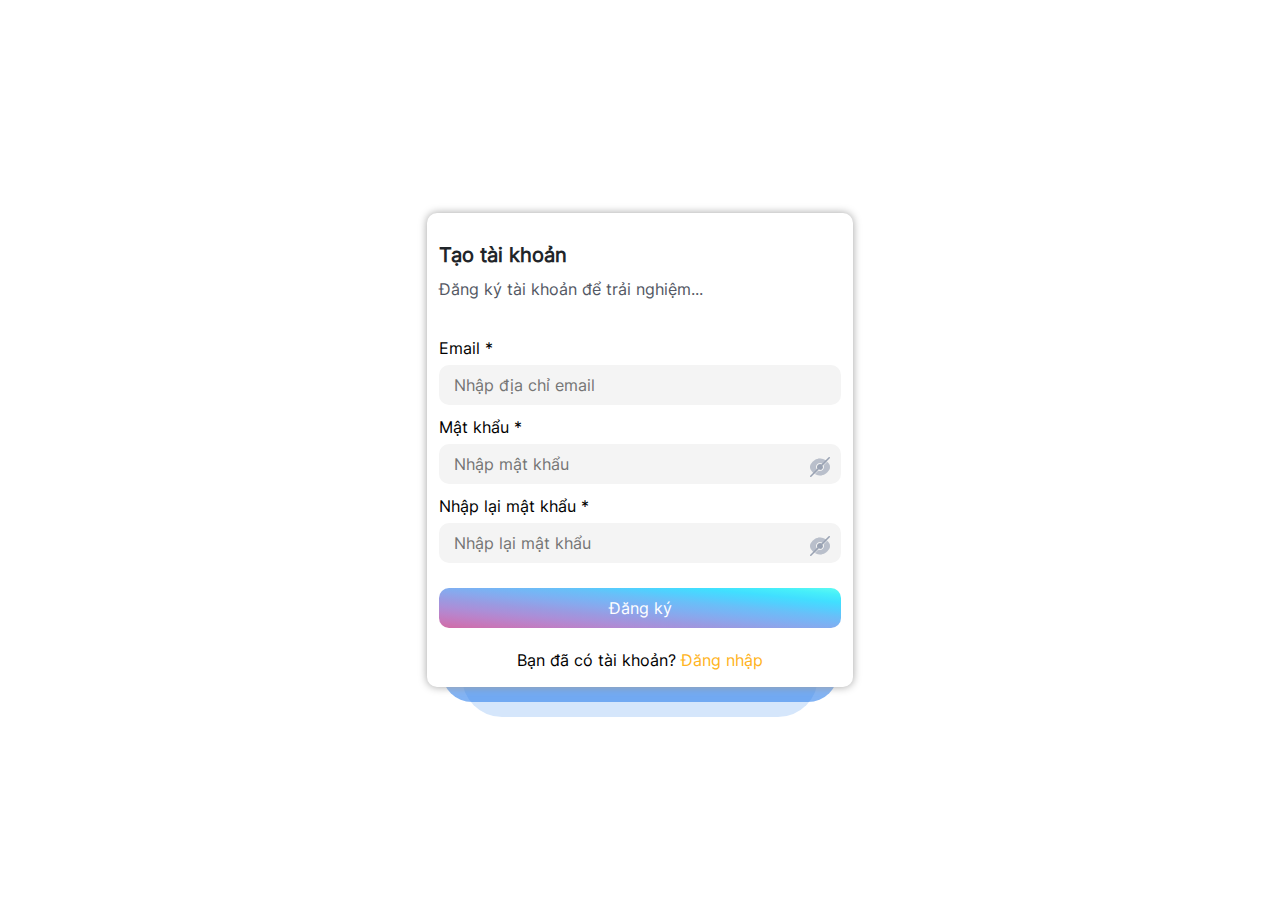
<file: Publics/page/register.html>
<!DOCTYPE html>
<html lang="en">

<head>
    <meta charset="UTF-8">
    <meta http-equiv="X-UA-Compatible" content="IE=edge">
    <meta name="viewport" content="width=device-width, initial-scale=1.0">
    <title>Đăng Ký</title>

    <!-- Base Css -->
    <link rel="stylesheet" href="../css/style.base.css">
    <link rel="stylesheet" href="../css/base.css">
    <link rel="stylesheet" href="../css/register.css">

    <!-- Jquery -->
    <script src="https://cdnjs.cloudflare.com/ajax/libs/jquery/3.6.1/jquery.min.js" integrity="sha512-aVKKRRi/Q/YV+4mjoKBsE4x3H+BkegoM/em46NNlCqNTmUYADjBbeNefNxYV7giUp0VxICtqdrbqU7iVaeZNXA==" crossorigin="anonymous" referrerpolicy="no-referrer"></script>
</head>

<body>
    <div class="wellcome_page">
        <div class="col-md-4 col-12">
            <div class="banner_mobile">
                <img src="../images/banner_register.png" width="100%" alt="">
            </div>
            <div class="main">
                <!-- Mobile -->
                <div class="box_top_1"></div>
                <div class="box_top_2"></div>
                <!-- Main -->
                <div class="container">
                    <div class="title">
                        <h5>Tạo tài khoản</h5>
                        <p>Đăng ký tài khoản để trải nghiệm...</p>
                    </div>
                    <div class="form_submit">
                        <form>
                            <div class="item_form">
                                <p>Email *</p>
                                <input type="text" placeholder="Nhập địa chỉ email">
                            </div>
                            <div class="item_form">
                                <p>Mật khẩu *</p>
                                <div class="input_pass">
                                    <input id="password_field" type="password" placeholder="Nhập mật khẩu">

                                    <p toggle="#password_field" class="hidden toggle_password">
                                        <svg id="hidden" width="24" height="24" viewBox="0 0 24 24" fill="none" xmlns="http://www.w3.org/2000/svg">
                                            <path opacity="0.4" d="M21.2501 9.15C20.7601 8.37 20.2001 7.67 19.6201 7.04L15.8501 10.81C15.9701 11.18 16.0401 11.58 16.0401 12C16.0401 14.24 14.2301 16.04 12.0001 16.04C11.5801 16.04 11.1801 15.97 10.8101 15.85L7.3501 19.31C8.8101 20.13 10.3901 20.56 12.0001 20.56C13.7801 20.56 15.5101 20.04 17.0901 19.07C18.6701 18.09 20.0901 16.66 21.2501 14.84C22.2501 13.28 22.2501 10.72 21.2501 9.15Z" fill="#99A2B3"/>
                                            <path d="M14.0201 9.98L9.98014 14.02C9.47014 13.5 9.14014 12.78 9.14014 12C9.14014 10.43 10.4201 9.14 12.0001 9.14C12.7801 9.14 13.5001 9.47 14.0201 9.98Z" fill="#99A2B3"/>
                                            <path opacity="0.4" d="M18.25 5.75L14.86 9.14C14.13 8.4 13.12 7.96 12 7.96C9.76 7.96 7.96 9.77 7.96 12C7.96 13.12 8.41 14.13 9.14 14.86L5.76 18.25H5.75C4.64 17.35 3.62 16.2 2.75 14.84C1.75 13.27 1.75 10.72 2.75 9.15C3.91 7.33 5.33 5.9 6.91 4.92C8.49 3.96 10.22 3.43 12 3.43C14.23 3.43 16.39 4.25 18.25 5.75Z" fill="#99A2B3"/>
                                            <path d="M14.8601 12C14.8601 13.57 13.5801 14.86 12.0001 14.86C11.9401 14.86 11.8901 14.86 11.8301 14.84L14.8401 11.83C14.8601 11.89 14.8601 11.94 14.8601 12Z" fill="#99A2B3"/>
                                            <path d="M21.7699 2.23C21.4699 1.93 20.9799 1.93 20.6799 2.23L2.22988 20.69C1.92988 20.99 1.92988 21.48 2.22988 21.78C2.37988 21.92 2.56988 22 2.76988 22C2.96988 22 3.15988 21.92 3.30988 21.77L21.7699 3.31C22.0799 3.01 22.0799 2.53 21.7699 2.23Z" fill="#99A2B3"/>
                                        </svg>
                                    </p>
                                    <p toggle="#password_field" class="show toggle_password">
                                        <svg id="show" width="24" height="24" viewBox="0 0 24 24" fill="none" xmlns="http://www.w3.org/2000/svg">
                                            <path opacity="0.4" d="M21.25 9.14999C18.94 5.51999 15.56 3.42999 12 3.42999C10.22 3.42999 8.49 3.94999 6.91 4.91999C5.33 5.89999 3.91 7.32999 2.75 9.14999C1.75 10.72 1.75 13.27 2.75 14.84C5.06 18.48 8.44 20.56 12 20.56C13.78 20.56 15.51 20.04 17.09 19.07C18.67 18.09 20.09 16.66 21.25 14.84C22.25 13.28 22.25 10.72 21.25 9.14999ZM12 16.04C9.76 16.04 7.96 14.23 7.96 12C7.96 9.76999 9.76 7.95999 12 7.95999C14.24 7.95999 16.04 9.76999 16.04 12C16.04 14.23 14.24 16.04 12 16.04Z" fill="#99A2B3"/>
                                            <path d="M11.9999 9.14C10.4299 9.14 9.1499 10.42 9.1499 12C9.1499 13.57 10.4299 14.85 11.9999 14.85C13.5699 14.85 14.8599 13.57 14.8599 12C14.8599 10.43 13.5699 9.14 11.9999 9.14Z" fill="#99A2B3"/>
                                        </svg>
                                    </p>
                                </div>
                            </div>
                            <div class="item_form">
                                <p>Nhập lại mật khẩu *</p>
                                <div class="input_pass">
                                    <input id="password_field_repass" type="password" placeholder="Nhập lại mật khẩu">

                                    <p toggle="#password_field_repass" class="hidden_repass toggle_password_repass">
                                        <svg id="hidden_repass" width="24" height="24" viewBox="0 0 24 24" fill="none" xmlns="http://www.w3.org/2000/svg">
                                            <path opacity="0.4" d="M21.2501 9.15C20.7601 8.37 20.2001 7.67 19.6201 7.04L15.8501 10.81C15.9701 11.18 16.0401 11.58 16.0401 12C16.0401 14.24 14.2301 16.04 12.0001 16.04C11.5801 16.04 11.1801 15.97 10.8101 15.85L7.3501 19.31C8.8101 20.13 10.3901 20.56 12.0001 20.56C13.7801 20.56 15.5101 20.04 17.0901 19.07C18.6701 18.09 20.0901 16.66 21.2501 14.84C22.2501 13.28 22.2501 10.72 21.2501 9.15Z" fill="#99A2B3"/>
                                            <path d="M14.0201 9.98L9.98014 14.02C9.47014 13.5 9.14014 12.78 9.14014 12C9.14014 10.43 10.4201 9.14 12.0001 9.14C12.7801 9.14 13.5001 9.47 14.0201 9.98Z" fill="#99A2B3"/>
                                            <path opacity="0.4" d="M18.25 5.75L14.86 9.14C14.13 8.4 13.12 7.96 12 7.96C9.76 7.96 7.96 9.77 7.96 12C7.96 13.12 8.41 14.13 9.14 14.86L5.76 18.25H5.75C4.64 17.35 3.62 16.2 2.75 14.84C1.75 13.27 1.75 10.72 2.75 9.15C3.91 7.33 5.33 5.9 6.91 4.92C8.49 3.96 10.22 3.43 12 3.43C14.23 3.43 16.39 4.25 18.25 5.75Z" fill="#99A2B3"/>
                                            <path d="M14.8601 12C14.8601 13.57 13.5801 14.86 12.0001 14.86C11.9401 14.86 11.8901 14.86 11.8301 14.84L14.8401 11.83C14.8601 11.89 14.8601 11.94 14.8601 12Z" fill="#99A2B3"/>
                                            <path d="M21.7699 2.23C21.4699 1.93 20.9799 1.93 20.6799 2.23L2.22988 20.69C1.92988 20.99 1.92988 21.48 2.22988 21.78C2.37988 21.92 2.56988 22 2.76988 22C2.96988 22 3.15988 21.92 3.30988 21.77L21.7699 3.31C22.0799 3.01 22.0799 2.53 21.7699 2.23Z" fill="#99A2B3"/>
                                        </svg>
                                    </p>
                                    <p toggle="#password_field_repass" class="show_repass toggle_password_repass">
                                        <svg id="show_repass" width="24" height="24" viewBox="0 0 24 24" fill="none" xmlns="http://www.w3.org/2000/svg">
                                            <path opacity="0.4" d="M21.25 9.14999C18.94 5.51999 15.56 3.42999 12 3.42999C10.22 3.42999 8.49 3.94999 6.91 4.91999C5.33 5.89999 3.91 7.32999 2.75 9.14999C1.75 10.72 1.75 13.27 2.75 14.84C5.06 18.48 8.44 20.56 12 20.56C13.78 20.56 15.51 20.04 17.09 19.07C18.67 18.09 20.09 16.66 21.25 14.84C22.25 13.28 22.25 10.72 21.25 9.14999ZM12 16.04C9.76 16.04 7.96 14.23 7.96 12C7.96 9.76999 9.76 7.95999 12 7.95999C14.24 7.95999 16.04 9.76999 16.04 12C16.04 14.23 14.24 16.04 12 16.04Z" fill="#99A2B3"/>
                                            <path d="M11.9999 9.14C10.4299 9.14 9.1499 10.42 9.1499 12C9.1499 13.57 10.4299 14.85 11.9999 14.85C13.5699 14.85 14.8599 13.57 14.8599 12C14.8599 10.43 13.5699 9.14 11.9999 9.14Z" fill="#99A2B3"/>
                                        </svg>
                                    </p>
                                </div>
                            </div>
                            <button class="btn_submit">Đăng ký</button>
                        </form>
                        <p class="href_login">Bạn đã có tài khoản? <a href="./login.html">Đăng nhập</a></p>
                    </div>

                </div>
                <!-- Desktop -->
                <div class="box_1 ">
                </div>
                <div class="box_2">
                </div>
            </div>
        </div>
    </div>


    <!-- Jquery -->
    <script>
        // Pass
        $(".toggle_password").click(function() {
            $(this).toggleClass("hidden");

            var input = $($(this).attr("toggle"));

            if (input.attr("type") == "password") {
                input.attr("type", "text");

                $("#hidden").css({
                    "display": "none"
                })
                $("#show").css({
                    "display": "block"
                })
            } else {
                input.attr("type", "password");

                $("#hidden").css({
                    "display": "block"
                })
                $("#show").css({
                    "display": "none"
                })
            }
        });

        // Re pass
        $(".toggle_password_repass").click(function() {
            $(this).toggleClass("hidden_repass");

            var input = $($(this).attr("toggle"));

            if (input.attr("type") == "password") {
                input.attr("type", "text");

                $("#hidden_repass").css({
                    "display": "none"
                })
                $("#show_repass").css({
                    "display": "block"
                })
            } else {
                input.attr("type", "password");

                $("#hidden_repass").css({
                    "display": "block"
                })
                $("#show_repass").css({
                    "display": "none"
                })
            }
        });
    </script>
</body>

</html>
</file>
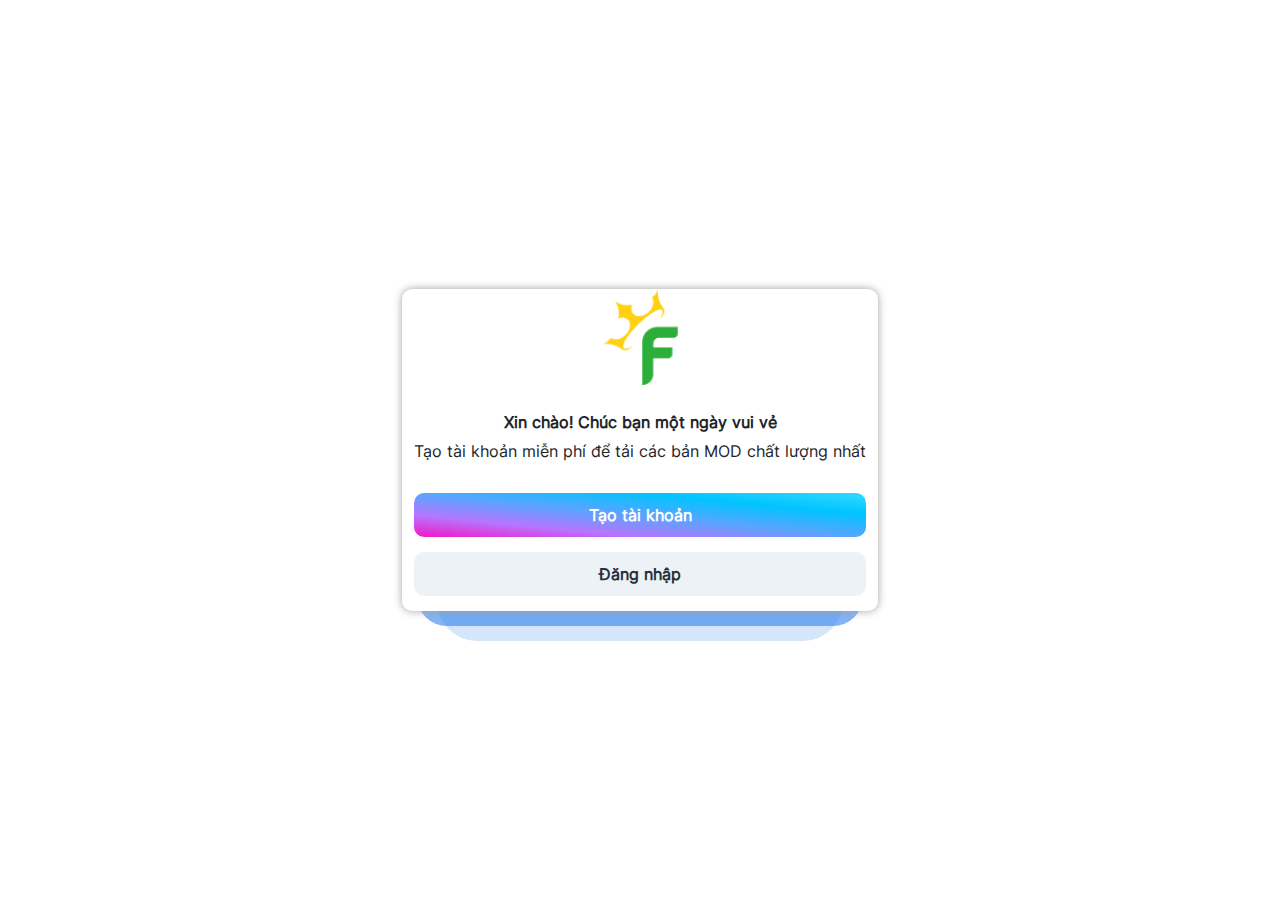
<file: Publics/page/wellcome.html>
<!DOCTYPE html>
<html lang="en">

<head>
    <meta charset="UTF-8">
    <meta http-equiv="X-UA-Compatible" content="IE=edge">
    <meta name="viewport" content="width=device-width, initial-scale=1.0">
    <title>Wellcome</title>

    <!-- Base Css -->
    <link rel="stylesheet" href="../css/style.base.css">
    <link rel="stylesheet" href="../css/base.css">
    <link rel="stylesheet" href="../css/wellcome.css">

</head>

<body>
    <div class="wellcome_page">
        <div class="main col-md-2 col-12">
            <div class="container">
                <div class="logo col-2">
                    <img src="../images/Logo.png" width="100%" alt="">
                </div>
                <div class="title">
                    <b>Xin chào! Chúc bạn một ngày vui vẻ</b>
                    <p>Tạo tài khoản miễn phí để tải các bản MOD chất lượng nhất</p>
                </div>
                <div class="list_button">
                    <button class="register">
                        <a href="./register.html">Tạo tài khoản</a>
                    </button>
                    <button class="login">
                        <a href="./login.html">Đăng nhập</a>
                    </button>
                </div>
            </div>
            <div class="box_1 ">
            </div>
            <div class="box_2">
            </div>
        </div>
    </div>
</body>

</html>
</file>
<file: search.css>
.search_page {
    position: relative;
    top: 0;
    left: 0;
    bottom: 0;
    right: 0;
}

.search_page .bg_color {
    position: fixed;
    top: 0;
    left: 0;
    right: 0;
    bottom: 0;
    background-color: rgba(0, 0, 0, 0.2);
    z-index: 998;
}

.search_page .content {
    position: absolute;
    right: 0;
    background-color: white;
    z-index: 999;
    padding: 15px;
    top: 0;
    bottom: 0;
    width: 80%;
    height: max-content;
}

.search_page .content .title_search {
    display: flex;
    align-items: center;
    justify-content: space-between;
    margin: 0 0 15px 0;
}

.search_page .content .title_search button {
    background-color: transparent;
    border: none;
}

.search_page .content .title_search button svg {
    width: 25px;
    height: 25px;
}

.search_page .content .title_search p {
    margin: 0;
    padding: 0;
    font-size: 17px;
    font-weight: 700;
}

.search_page .content .main_search .item_form {
    display: flex;
    width: 100%;
    background-color: #A65EEA;
    padding: 5px 10px 5px 5px;
    border-radius: 10px;
    margin-bottom: 15px;
}

.search_page .content .main_search .item_form input {
    order: 2;
    background-color: transparent;
    border: none;
    outline: none;
    padding: 0px 10px;
    color: white;
}

.search_page .content .main_search .item_form button {
    border: none;
    background-color: transparent;
    border-right: 1px solid white;
    padding: 0px 5px;
}

.search_page .content .main_search .item_game_search {
    margin-bottom: 15px;
}

.search_page .content .main_search .item_game_search .title_item_game {
    display: flex;
    justify-content: flex-start;
    align-items: center;
    margin-bottom: 10px;
}

.search_page .content .main_search .item_game_search .title_item_game p {
    margin: 0;
    padding: 0px 0px 0px 10px;
    font-weight: 700;
    font-size: 15px;
}

.search_page .content .main_search .item_game_search .list_game {
    display: flex;
    justify-content: space-between;
    flex-wrap: wrap;
}

.search_page .content .main_search .item_game_search .list_game .item_game {
    width: 19%;
    border-radius: 7px;
    margin-bottom: 15px;
}

.search_page .content .main_search .item_game_search .list_game .item_game img {
    border-radius: 7px;
}

@media (max-width:767px) {
    .search_page .content {
        width: 100%;
    }
}

.search_page {
    display: none;
}

.search_page.active_search {
    display: block;
}
</file>
<file: Publics/css/base.css>
@font-face {
    font-family: Inter;
    src: url("../fonts/Inter/static/Inter-Regular.ttf");
}

* {
    padding: 0;
    margin: 0;
    font-family: "Inter";
}

.header {
    box-shadow: 0px 0px 7px rgba(0, 0, 0, 0.1);
}

.header .container {
    display: flex;
    justify-content: space-between;
    padding: 25px 0px;
}

.header .header_left ul {
    padding: 0;
    margin: 0;
    display: flex;
    justify-content: flex-start;
    align-items: center;
}

.header .header_left ul li img {
    width: 30px;
}

.header .header_left ul li {
    padding: 0px 20px;
    margin: 0;
    list-style: none;
    border-right: 1px solid #99A2B3;
}

.header .header_left ul li a {
    text-decoration: none;
    display: flex;
    flex-wrap: wrap;
    align-items: center;
}

.header .header_left ul li a p {
    padding: 0 10px;
    margin: 0;
    color: #29303C;
    font-weight: 700;
}

.header .header_left ul li.clear {
    border: none;
}


/* Li home */

.header .header_left ul li.home a p {
    background: linear-gradient(to right, #32DAFF 0%, #F515C4 50.58%, #4945FF 100%);
    -webkit-background-clip: text;
    -webkit-text-fill-color: transparent;
}


/* Header right */

.header .header_right {
    display: flex;
    align-items: center;
    justify-content: flex-end;
}

.header .header_right .info_user {
    padding: 3px 20px;
    border: 1px solid #00000010;
    border-radius: 10px;
}

.header .header_right .info_user a {
    display: flex;
    justify-content: flex-end;
    align-items: center;
    color: black;
    text-decoration: none;
}

.header .header_right .info_user .avatar {
    width: 35px;
    margin: 0px 10px 0px 0px;
}

.header .header_right .info_user .avatar img {
    border-radius: 100px;
}

.header .header_right .info_user .name_user {
    font-weight: 700;
    padding: 0;
    margin: 0;
}


/* Input search */

.header .header_right .form_search {
    border: 1px solid rgba(0, 0, 0, 0.1);
    margin-right: 15px;
    padding: 7px 10px;
    border-radius: 10px;
}

.header .header_right .form_search .item_form {
    position: relative;
    display: flex;
    align-items: center;
}

.header .header_right .form_search .item_form input {
    outline: none;
    border: none;
    background-color: transparent;
    order: 2;
}

.header .header_right .form_search .item_form button {
    order: 1;
    outline: none;
    background-color: transparent;
    border: none;
    margin-right: 10px;
}


/* Menu mobile */

.header .menu_mobile {
    display: none;
    background-color: white;
}

.header .menu_mobile ul {
    padding: 0;
    margin: 0;
    display: flex;
    justify-content: space-between;
}

.header .menu_mobile ul li {
    width: 20vh;
    margin: 0;
    list-style: none;
}

.header .menu_mobile ul li a {
    display: flex;
    justify-content: flex-start;
    flex-direction: column;
    align-items: center;
    color: black;
    font-size: 10px;
    text-decoration: none;
}

.header .menu_mobile ul li a svg {
    width: 18px;
    height: 18px;
}

.header .menu_mobile ul li a p {
    padding: 0;
    margin: 0;
}


/* active */

.header .menu_mobile ul li.home {
    border-radius: 50px 0px 0px 50px;
}

.header .menu_mobile ul li {
    display: block;
}

.header .menu_mobile ul li.user {
    border-radius: 0px 50px 50px 0px;
}

.header .menu_mobile ul li.active {
    color: white;
    background: rgb(50, 218, 255);
    background: linear-gradient(234deg, rgba(50, 218, 255, 1) 19%, rgba(109, 159, 237, 1) 39%, rgba(245, 21, 196, 0.9304096638655462) 73%, rgba(73, 69, 255, 1) 99%);
}

.header .menu_mobile ul li.active .game path {
    fill: none !important;
    stroke: white !important;
}

.header .menu_mobile ul li.active .search rect {
    fill: none !important;
    stroke: white !important;
}

.header .menu_mobile ul li.active svg path {
    fill: white;
}

.header .menu_mobile ul li.active p {
    color: white;
}

@media (max-width:768px) {
    .header {
        box-shadow: none;
        position: fixed;
        left: 0;
        right: 0;
        bottom: 0;
        padding: 0;
        z-index: 999;
    }
    .header .menu_desktop {
        display: none;
    }
    .header .menu_mobile {
        display: block;
        padding: 0 10px;
        margin: auto;
    }
}


/* End header */


/*  */


/*  */


/* Footer */

.footer {
    background: rgb(203, 172, 255);
    background: linear-gradient(180deg, rgba(203, 172, 255, 1) 0%, rgba(138, 88, 219, 1) 100%);
    padding: 10px 0px;
}

.footer .container {
    padding: 0;
}

.footer .logo {
    width: 35px;
    display: block;
    margin: auto;
}

.footer .contact {
    display: flex;
    padding-top: 10px;
    justify-content: space-between;
    align-items: center;
}

.footer .contact .icon_contact {
    display: flex;
    justify-content: flex-start;
}

.footer .contact .icon_contact a {
    padding: 0px 10px 0px 0px;
    text-decoration: none;
}

.footer .text_contact {
    display: flex;
    flex-wrap: wrap;
    align-items: center;
}

.footer .text_contact p {
    font-size: 14px;
    margin: 5px 0px;
}

.footer .text_contact p a {
    color: white;
    text-decoration: none;
}

.footer .active_border {
    border-right: 1px solid white;
}

.footer .active_text {
    text-align: right;
}

@media (max-width:768px) {
    .footer .active_border {
        border: none;
    }
    .footer .active_text {
        text-align: left;
    }
    .footer .text_contact p a {
        padding: 0;
    }
    .footer .contact {
        display: flex;
        padding-top: 10px;
        justify-content: space-evenly;
        align-items: center;
    }
}


/* End footer */


/*  */


/*  */


/*  */


/* Search */

.search_page {
    position: relative;
    top: 0;
    left: 0;
    bottom: 0;
    right: 0;
}

.search_page .bg_color {
    position: fixed;
    top: 0;
    left: 0;
    right: 0;
    bottom: 0;
    background-color: rgba(0, 0, 0, 0.2);
    z-index: 998;
}

.search_page .content {
    position: fixed;
    right: 0;
    background-color: white;
    z-index: 999;
    padding: 15px;
    top: 0;
    bottom: 0;
    width: 80%;
    overflow: auto;
}

.search_page .content .title_search {
    display: flex;
    align-items: center;
    justify-content: space-between;
    margin: 0 0 15px 0;
}

.search_page .content .title_search button {
    background-color: transparent;
    border: none;
}

.search_page .content .title_search button svg {
    width: 25px;
    height: 25px;
}

.search_page .content .title_search p {
    margin: 0;
    padding: 0;
    font-size: 17px;
    font-weight: 700;
}

.search_page .content .main_search .item_form {
    display: flex;
    width: 100%;
    background-color: #A65EEA;
    padding: 5px 10px 5px 5px;
    border-radius: 10px;
    margin-bottom: 15px;
}

.search_page .content .main_search .item_form input {
    order: 2;
    background-color: transparent;
    border: none;
    outline: none;
    padding: 0px 10px;
    color: white;
}

.search_page .content .main_search .item_form button {
    border: none;
    background-color: transparent;
    border-right: 1px solid white;
    padding: 0px 5px;
}

.search_page .content .main_search .item_game_search {
    margin-bottom: 15px;
}

.search_page .content .main_search .item_game_search .title_item_game {
    display: flex;
    justify-content: flex-start;
    align-items: center;
    margin-bottom: 10px;
}

.search_page .content .main_search .item_game_search .title_item_game p {
    margin: 0;
    padding: 0px 0px 0px 10px;
    font-weight: 700;
    font-size: 15px;
}

.search_page .content .main_search .item_game_search .list_game {
    display: flex;
    justify-content: space-between;
    flex-wrap: wrap;
}

.search_page .content .main_search .item_game_search .list_game .item_game {
    width: 19%;
    border-radius: 7px;
    margin-bottom: 15px;
}

.search_page .content .main_search .item_game_search .list_game .item_game img {
    border-radius: 7px;
}

@media (max-width:767px) {
    .search_page .content {
        width: 100%;
    }
}

.search_page {
    display: none;
}

.search_page.active_search {
    display: block;
}
</file>
<file: Publics/css/style.base.css>
@charset "UTF-8";
:root {
    --bs-blue: #0d6efd;
    --bs-indigo: #6610f2;
    --bs-purple: #6f42c1;
    --bs-pink: #d63384;
    --bs-red: #dc3545;
    --bs-orange: #fd7e14;
    --bs-yellow: #ffc107;
    --bs-green: #198754;
    --bs-teal: #20c997;
    --bs-cyan: #0dcaf0;
    --bs-black: #000;
    --bs-white: #fff;
    --bs-gray: #6c757d;
    --bs-gray-dark: #343a40;
    --bs-gray-100: #f8f9fa;
    --bs-gray-200: #e9ecef;
    --bs-gray-300: #dee2e6;
    --bs-gray-400: #ced4da;
    --bs-gray-500: #adb5bd;
    --bs-gray-600: #6c757d;
    --bs-gray-700: #495057;
    --bs-gray-800: #343a40;
    --bs-gray-900: #212529;
    --bs-primary: #0d6efd;
    --bs-secondary: #6c757d;
    --bs-success: #198754;
    --bs-info: #0dcaf0;
    --bs-warning: #ffc107;
    --bs-danger: #dc3545;
    --bs-light: #f8f9fa;
    --bs-dark: #212529;
    --bs-primary-rgb: 13, 110, 253;
    --bs-secondary-rgb: 108, 117, 125;
    --bs-success-rgb: 25, 135, 84;
    --bs-info-rgb: 13, 202, 240;
    --bs-warning-rgb: 255, 193, 7;
    --bs-danger-rgb: 220, 53, 69;
    --bs-light-rgb: 248, 249, 250;
    --bs-dark-rgb: 33, 37, 41;
    --bs-white-rgb: 255, 255, 255;
    --bs-black-rgb: 0, 0, 0;
    --bs-body-color-rgb: 33, 37, 41;
    --bs-body-bg-rgb: 255, 255, 255;
    --bs-font-sans-serif: system-ui, -apple-system, "Segoe UI", Roboto, "Helvetica Neue", "Noto Sans", "Liberation Sans", Arial, sans-serif, "Apple Color Emoji", "Segoe UI Emoji", "Segoe UI Symbol", "Noto Color Emoji";
    --bs-font-monospace: SFMono-Regular, Menlo, Monaco, Consolas, "Liberation Mono", "Courier New", monospace;
    --bs-gradient: linear-gradient(180deg, rgba(255, 255, 255, 0.15), rgba(255, 255, 255, 0));
    --bs-body-font-family: var(--bs-font-sans-serif);
    --bs-body-font-size: 1rem;
    --bs-body-font-weight: 400;
    --bs-body-line-height: 1.5;
    --bs-body-color: #212529;
    --bs-body-bg: #fff;
    --bs-border-width: 1px;
    --bs-border-style: solid;
    --bs-border-color: #dee2e6;
    --bs-border-color-translucent: rgba(0, 0, 0, 0.175);
    --bs-border-radius: 0.375rem;
    --bs-border-radius-sm: 0.25rem;
    --bs-border-radius-lg: 0.5rem;
    --bs-border-radius-xl: 1rem;
    --bs-border-radius-2xl: 2rem;
    --bs-border-radius-pill: 50rem;
    --bs-link-color: #0d6efd;
    --bs-link-hover-color: #0a58ca;
    --bs-code-color: #d63384;
    --bs-highlight-bg: #fff3cd
}

*,
::after,
::before {
    box-sizing: border-box
}

@media (prefers-reduced-motion:no-preference) {
     :root {
        scroll-behavior: smooth
    }
}

body {
    margin: 0;
    font-family: var(--bs-body-font-family);
    font-size: var(--bs-body-font-size);
    font-weight: var(--bs-body-font-weight);
    line-height: var(--bs-body-line-height);
    color: var(--bs-body-color);
    text-align: var(--bs-body-text-align);
    background-color: var(--bs-body-bg);
    -webkit-text-size-adjust: 100%;
    -webkit-tap-highlight-color: transparent
}

hr {
    margin: 1rem 0;
    color: inherit;
    border: 0;
    border-top: 1px solid;
    opacity: .25
}

.h1,
.h2,
.h3,
.h4,
.h5,
.h6,
h1,
h2,
h3,
h4,
h5,
h6 {
    margin-top: 0;
    margin-bottom: .5rem;
    font-weight: 500;
    line-height: 1.2
}

.h1,
h1 {
    font-size: calc(1.375rem + 1.5vw)
}

@media (min-width:1200px) {
    .h1,
    h1 {
        font-size: 2.5rem
    }
}

.h2,
h2 {
    font-size: calc(1.325rem + .9vw)
}

@media (min-width:1200px) {
    .h2,
    h2 {
        font-size: 2rem
    }
}

.h3,
h3 {
    font-size: calc(1.3rem + .6vw)
}

@media (min-width:1200px) {
    .h3,
    h3 {
        font-size: 1.75rem
    }
}

.h4,
h4 {
    font-size: calc(1.275rem + .3vw)
}

@media (min-width:1200px) {
    .h4,
    h4 {
        font-size: 1.5rem
    }
}

.h5,
h5 {
    font-size: 1.25rem
}

.h6,
h6 {
    font-size: 1rem
}

p {
    margin-top: 0;
    margin-bottom: 1rem
}

abbr[title] {
    -webkit-text-decoration: underline dotted;
    text-decoration: underline dotted;
    cursor: help;
    -webkit-text-decoration-skip-ink: none;
    text-decoration-skip-ink: none
}

address {
    margin-bottom: 1rem;
    font-style: normal;
    line-height: inherit
}

ol,
ul {
    padding-left: 2rem
}

dl,
ol,
ul {
    margin-top: 0;
    margin-bottom: 1rem
}

ol ol,
ol ul,
ul ol,
ul ul {
    margin-bottom: 0
}

dt {
    font-weight: 700
}

dd {
    margin-bottom: .5rem;
    margin-left: 0
}

blockquote {
    margin: 0 0 1rem
}

b,
strong {
    font-weight: bolder
}

.small,
small {
    font-size: .875em
}

.mark,
mark {
    padding: .1875em;
    background-color: var(--bs-highlight-bg)
}

sub,
sup {
    position: relative;
    font-size: .75em;
    line-height: 0;
    vertical-align: baseline
}

sub {
    bottom: -.25em
}

sup {
    top: -.5em
}

a {
    color: var(--bs-link-color);
    text-decoration: underline
}

a:hover {
    color: var(--bs-link-hover-color)
}

a:not([href]):not([class]),
a:not([href]):not([class]):hover {
    color: inherit;
    text-decoration: none
}

code,
kbd,
pre,
samp {
    font-family: var(--bs-font-monospace);
    font-size: 1em
}

pre {
    display: block;
    margin-top: 0;
    margin-bottom: 1rem;
    overflow: auto;
    font-size: .875em
}

pre code {
    font-size: inherit;
    color: inherit;
    word-break: normal
}

code {
    font-size: .875em;
    color: var(--bs-code-color);
    word-wrap: break-word
}

a>code {
    color: inherit
}

kbd {
    padding: .1875rem .375rem;
    font-size: .875em;
    color: var(--bs-body-bg);
    background-color: var(--bs-body-color);
    border-radius: .25rem
}

kbd kbd {
    padding: 0;
    font-size: 1em
}

figure {
    margin: 0 0 1rem
}

img,
svg {
    vertical-align: middle
}

table {
    caption-side: bottom;
    border-collapse: collapse
}

caption {
    padding-top: .5rem;
    padding-bottom: .5rem;
    color: #6c757d;
    text-align: left
}

th {
    text-align: inherit;
    text-align: -webkit-match-parent
}

tbody,
td,
tfoot,
th,
thead,
tr {
    border-color: inherit;
    border-style: solid;
    border-width: 0
}

label {
    display: inline-block
}

button {
    border-radius: 0
}

button:focus:not(:focus-visible) {
    outline: 0
}

button,
input,
optgroup,
select,
textarea {
    margin: 0;
    font-family: inherit;
    font-size: inherit;
    line-height: inherit
}

button,
select {
    text-transform: none
}

[role=button] {
    cursor: pointer
}

select {
    word-wrap: normal
}

select:disabled {
    opacity: 1
}

[list]:not([type=date]):not([type=datetime-local]):not([type=month]):not([type=week]):not([type=time])::-webkit-calendar-picker-indicator {
    display: none!important
}

[type=button],
[type=reset],
[type=submit],
button {
    -webkit-appearance: button
}

[type=button]:not(:disabled),
[type=reset]:not(:disabled),
[type=submit]:not(:disabled),
button:not(:disabled) {
    cursor: pointer
}

::-moz-focus-inner {
    padding: 0;
    border-style: none
}

textarea {
    resize: vertical
}

fieldset {
    min-width: 0;
    padding: 0;
    margin: 0;
    border: 0
}

legend {
    float: left;
    width: 100%;
    padding: 0;
    margin-bottom: .5rem;
    font-size: calc(1.275rem + .3vw);
    line-height: inherit
}

@media (min-width:1200px) {
    legend {
        font-size: 1.5rem
    }
}

legend+* {
    clear: left
}

::-webkit-datetime-edit-day-field,
::-webkit-datetime-edit-fields-wrapper,
::-webkit-datetime-edit-hour-field,
::-webkit-datetime-edit-minute,
::-webkit-datetime-edit-month-field,
::-webkit-datetime-edit-text,
::-webkit-datetime-edit-year-field {
    padding: 0
}

::-webkit-inner-spin-button {
    height: auto
}

[type=search] {
    outline-offset: -2px;
    -webkit-appearance: textfield
}

::-webkit-search-decoration {
    -webkit-appearance: none
}

::-webkit-color-swatch-wrapper {
    padding: 0
}

::-webkit-file-upload-button {
    font: inherit;
    -webkit-appearance: button
}

::file-selector-button {
    font: inherit;
    -webkit-appearance: button
}

output {
    display: inline-block
}

iframe {
    border: 0
}

summary {
    display: list-item;
    cursor: pointer
}

progress {
    vertical-align: baseline
}

[hidden] {
    display: none!important
}

.lead {
    font-size: 1.25rem;
    font-weight: 300
}

.display-1 {
    font-size: calc(1.625rem + 4.5vw);
    font-weight: 300;
    line-height: 1.2
}

@media (min-width:1200px) {
    .display-1 {
        font-size: 5rem
    }
}

.display-2 {
    font-size: calc(1.575rem + 3.9vw);
    font-weight: 300;
    line-height: 1.2
}

@media (min-width:1200px) {
    .display-2 {
        font-size: 4.5rem
    }
}

.display-3 {
    font-size: calc(1.525rem + 3.3vw);
    font-weight: 300;
    line-height: 1.2
}

@media (min-width:1200px) {
    .display-3 {
        font-size: 4rem
    }
}

.display-4 {
    font-size: calc(1.475rem + 2.7vw);
    font-weight: 300;
    line-height: 1.2
}

@media (min-width:1200px) {
    .display-4 {
        font-size: 3.5rem
    }
}

.display-5 {
    font-size: calc(1.425rem + 2.1vw);
    font-weight: 300;
    line-height: 1.2
}

@media (min-width:1200px) {
    .display-5 {
        font-size: 3rem
    }
}

.display-6 {
    font-size: calc(1.375rem + 1.5vw);
    font-weight: 300;
    line-height: 1.2
}

@media (min-width:1200px) {
    .display-6 {
        font-size: 2.5rem
    }
}

.list-unstyled {
    padding-left: 0;
    list-style: none
}

.list-inline {
    padding-left: 0;
    list-style: none
}

.list-inline-item {
    display: inline-block
}

.list-inline-item:not(:last-child) {
    margin-right: .5rem
}

.initialism {
    font-size: .875em;
    text-transform: uppercase
}

.blockquote {
    margin-bottom: 1rem;
    font-size: 1.25rem
}

.blockquote>:last-child {
    margin-bottom: 0
}

.blockquote-footer {
    margin-top: -1rem;
    margin-bottom: 1rem;
    font-size: .875em;
    color: #6c757d
}

.blockquote-footer::before {
    content: "— "
}

.img-fluid {
    max-width: 100%;
    height: auto
}

.img-thumbnail {
    padding: .25rem;
    background-color: #fff;
    border: 1px solid var(--bs-border-color);
    border-radius: .375rem;
    max-width: 100%;
    height: auto
}

.figure {
    display: inline-block
}

.figure-img {
    margin-bottom: .5rem;
    line-height: 1
}

.figure-caption {
    font-size: .875em;
    color: #6c757d
}

.container,
.container-fluid,
.container-lg,
.container-md,
.container-sm,
.container-xl,
.container-xxl {
    --bs-gutter-x: 1.5rem;
    --bs-gutter-y: 0;
    width: 100%;
    padding-right: calc(var(--bs-gutter-x) * .5);
    padding-left: calc(var(--bs-gutter-x) * .5);
    margin-right: auto;
    margin-left: auto
}

@media (min-width:576px) {
    .container,
    .container-sm {
        max-width: 540px
    }
}

@media (min-width:768px) {
    .container,
    .container-md,
    .container-sm {
        max-width: 720px
    }
}

@media (min-width:992px) {
    .container,
    .container-lg,
    .container-md,
    .container-sm {
        max-width: 960px
    }
}

@media (min-width:1200px) {
    .container,
    .container-lg,
    .container-md,
    .container-sm,
    .container-xl {
        max-width: 1140px
    }
}

@media (min-width:1400px) {
    .container,
    .container-lg,
    .container-md,
    .container-sm,
    .container-xl,
    .container-xxl {
        max-width: 1320px
    }
}

.row {
    --bs-gutter-x: 1.5rem;
    --bs-gutter-y: 0;
    display: flex;
    flex-wrap: wrap;
    margin-top: calc(-1 * var(--bs-gutter-y));
    margin-right: calc(-.5 * var(--bs-gutter-x));
    margin-left: calc(-.5 * var(--bs-gutter-x))
}

.row>* {
    flex-shrink: 0;
    width: 100%;
    max-width: 100%;
    padding-right: calc(var(--bs-gutter-x) * .5);
    padding-left: calc(var(--bs-gutter-x) * .5);
    margin-top: var(--bs-gutter-y)
}

.col {
    flex: 1 0 0%
}

.row-cols-auto>* {
    flex: 0 0 auto;
    width: auto
}

.row-cols-1>* {
    flex: 0 0 auto;
    width: 100%
}

.row-cols-2>* {
    flex: 0 0 auto;
    width: 50%
}

.row-cols-3>* {
    flex: 0 0 auto;
    width: 33.3333333333%
}

.row-cols-4>* {
    flex: 0 0 auto;
    width: 25%
}

.row-cols-5>* {
    flex: 0 0 auto;
    width: 20%
}

.row-cols-6>* {
    flex: 0 0 auto;
    width: 16.6666666667%
}

.col-auto {
    flex: 0 0 auto;
    width: auto
}

.col-1 {
    flex: 0 0 auto;
    width: 8.33333333%
}

.col-2 {
    flex: 0 0 auto;
    width: 16.66666667%
}

.col-3 {
    flex: 0 0 auto;
    width: 25%
}

.col-4 {
    flex: 0 0 auto;
    width: 33.33333333%
}

.col-5 {
    flex: 0 0 auto;
    width: 41.66666667%
}

.col-6 {
    flex: 0 0 auto;
    width: 50%
}

.col-7 {
    flex: 0 0 auto;
    width: 58.33333333%
}

.col-8 {
    flex: 0 0 auto;
    width: 66.66666667%
}

.col-9 {
    flex: 0 0 auto;
    width: 75%
}

.col-10 {
    flex: 0 0 auto;
    width: 83.33333333%
}

.col-11 {
    flex: 0 0 auto;
    width: 91.66666667%
}

.col-12 {
    flex: 0 0 auto;
    width: 100%
}

.offset-1 {
    margin-left: 8.33333333%
}

.offset-2 {
    margin-left: 16.66666667%
}

.offset-3 {
    margin-left: 25%
}

.offset-4 {
    margin-left: 33.33333333%
}

.offset-5 {
    margin-left: 41.66666667%
}

.offset-6 {
    margin-left: 50%
}

.offset-7 {
    margin-left: 58.33333333%
}

.offset-8 {
    margin-left: 66.66666667%
}

.offset-9 {
    margin-left: 75%
}

.offset-10 {
    margin-left: 83.33333333%
}

.offset-11 {
    margin-left: 91.66666667%
}

.g-0,
.gx-0 {
    --bs-gutter-x: 0
}

.g-0,
.gy-0 {
    --bs-gutter-y: 0
}

.g-1,
.gx-1 {
    --bs-gutter-x: 0.25rem
}

.g-1,
.gy-1 {
    --bs-gutter-y: 0.25rem
}

.g-2,
.gx-2 {
    --bs-gutter-x: 0.5rem
}

.g-2,
.gy-2 {
    --bs-gutter-y: 0.5rem
}

.g-3,
.gx-3 {
    --bs-gutter-x: 1rem
}

.g-3,
.gy-3 {
    --bs-gutter-y: 1rem
}

.g-4,
.gx-4 {
    --bs-gutter-x: 1.5rem
}

.g-4,
.gy-4 {
    --bs-gutter-y: 1.5rem
}

.g-5,
.gx-5 {
    --bs-gutter-x: 3rem
}

.g-5,
.gy-5 {
    --bs-gutter-y: 3rem
}

@media (min-width:576px) {
    .col-sm {
        flex: 1 0 0%
    }
    .row-cols-sm-auto>* {
        flex: 0 0 auto;
        width: auto
    }
    .row-cols-sm-1>* {
        flex: 0 0 auto;
        width: 100%
    }
    .row-cols-sm-2>* {
        flex: 0 0 auto;
        width: 50%
    }
    .row-cols-sm-3>* {
        flex: 0 0 auto;
        width: 33.3333333333%
    }
    .row-cols-sm-4>* {
        flex: 0 0 auto;
        width: 25%
    }
    .row-cols-sm-5>* {
        flex: 0 0 auto;
        width: 20%
    }
    .row-cols-sm-6>* {
        flex: 0 0 auto;
        width: 16.6666666667%
    }
    .col-sm-auto {
        flex: 0 0 auto;
        width: auto
    }
    .col-sm-1 {
        flex: 0 0 auto;
        width: 8.33333333%
    }
    .col-sm-2 {
        flex: 0 0 auto;
        width: 16.66666667%
    }
    .col-sm-3 {
        flex: 0 0 auto;
        width: 25%
    }
    .col-sm-4 {
        flex: 0 0 auto;
        width: 33.33333333%
    }
    .col-sm-5 {
        flex: 0 0 auto;
        width: 41.66666667%
    }
    .col-sm-6 {
        flex: 0 0 auto;
        width: 50%
    }
    .col-sm-7 {
        flex: 0 0 auto;
        width: 58.33333333%
    }
    .col-sm-8 {
        flex: 0 0 auto;
        width: 66.66666667%
    }
    .col-sm-9 {
        flex: 0 0 auto;
        width: 75%
    }
    .col-sm-10 {
        flex: 0 0 auto;
        width: 83.33333333%
    }
    .col-sm-11 {
        flex: 0 0 auto;
        width: 91.66666667%
    }
    .col-sm-12 {
        flex: 0 0 auto;
        width: 100%
    }
    .offset-sm-0 {
        margin-left: 0
    }
    .offset-sm-1 {
        margin-left: 8.33333333%
    }
    .offset-sm-2 {
        margin-left: 16.66666667%
    }
    .offset-sm-3 {
        margin-left: 25%
    }
    .offset-sm-4 {
        margin-left: 33.33333333%
    }
    .offset-sm-5 {
        margin-left: 41.66666667%
    }
    .offset-sm-6 {
        margin-left: 50%
    }
    .offset-sm-7 {
        margin-left: 58.33333333%
    }
    .offset-sm-8 {
        margin-left: 66.66666667%
    }
    .offset-sm-9 {
        margin-left: 75%
    }
    .offset-sm-10 {
        margin-left: 83.33333333%
    }
    .offset-sm-11 {
        margin-left: 91.66666667%
    }
    .g-sm-0,
    .gx-sm-0 {
        --bs-gutter-x: 0
    }
    .g-sm-0,
    .gy-sm-0 {
        --bs-gutter-y: 0
    }
    .g-sm-1,
    .gx-sm-1 {
        --bs-gutter-x: 0.25rem
    }
    .g-sm-1,
    .gy-sm-1 {
        --bs-gutter-y: 0.25rem
    }
    .g-sm-2,
    .gx-sm-2 {
        --bs-gutter-x: 0.5rem
    }
    .g-sm-2,
    .gy-sm-2 {
        --bs-gutter-y: 0.5rem
    }
    .g-sm-3,
    .gx-sm-3 {
        --bs-gutter-x: 1rem
    }
    .g-sm-3,
    .gy-sm-3 {
        --bs-gutter-y: 1rem
    }
    .g-sm-4,
    .gx-sm-4 {
        --bs-gutter-x: 1.5rem
    }
    .g-sm-4,
    .gy-sm-4 {
        --bs-gutter-y: 1.5rem
    }
    .g-sm-5,
    .gx-sm-5 {
        --bs-gutter-x: 3rem
    }
    .g-sm-5,
    .gy-sm-5 {
        --bs-gutter-y: 3rem
    }
}

@media (min-width:768px) {
    .col-md {
        flex: 1 0 0%
    }
    .row-cols-md-auto>* {
        flex: 0 0 auto;
        width: auto
    }
    .row-cols-md-1>* {
        flex: 0 0 auto;
        width: 100%
    }
    .row-cols-md-2>* {
        flex: 0 0 auto;
        width: 50%
    }
    .row-cols-md-3>* {
        flex: 0 0 auto;
        width: 33.3333333333%
    }
    .row-cols-md-4>* {
        flex: 0 0 auto;
        width: 25%
    }
    .row-cols-md-5>* {
        flex: 0 0 auto;
        width: 20%
    }
    .row-cols-md-6>* {
        flex: 0 0 auto;
        width: 16.6666666667%
    }
    .col-md-auto {
        flex: 0 0 auto;
        width: auto
    }
    .col-md-1 {
        flex: 0 0 auto;
        width: 8.33333333%
    }
    .col-md-2 {
        flex: 0 0 auto;
        width: 16.66666667%
    }
    .col-md-3 {
        flex: 0 0 auto;
        width: 25%
    }
    .col-md-4 {
        flex: 0 0 auto;
        width: 33.33333333%
    }
    .col-md-5 {
        flex: 0 0 auto;
        width: 41.66666667%
    }
    .col-md-6 {
        flex: 0 0 auto;
        width: 50%
    }
    .col-md-7 {
        flex: 0 0 auto;
        width: 58.33333333%
    }
    .col-md-8 {
        flex: 0 0 auto;
        width: 66.66666667%
    }
    .col-md-9 {
        flex: 0 0 auto;
        width: 75%
    }
    .col-md-10 {
        flex: 0 0 auto;
        width: 83.33333333%
    }
    .col-md-11 {
        flex: 0 0 auto;
        width: 91.66666667%
    }
    .col-md-12 {
        flex: 0 0 auto;
        width: 100%
    }
    .offset-md-0 {
        margin-left: 0
    }
    .offset-md-1 {
        margin-left: 8.33333333%
    }
    .offset-md-2 {
        margin-left: 16.66666667%
    }
    .offset-md-3 {
        margin-left: 25%
    }
    .offset-md-4 {
        margin-left: 33.33333333%
    }
    .offset-md-5 {
        margin-left: 41.66666667%
    }
    .offset-md-6 {
        margin-left: 50%
    }
    .offset-md-7 {
        margin-left: 58.33333333%
    }
    .offset-md-8 {
        margin-left: 66.66666667%
    }
    .offset-md-9 {
        margin-left: 75%
    }
    .offset-md-10 {
        margin-left: 83.33333333%
    }
    .offset-md-11 {
        margin-left: 91.66666667%
    }
    .g-md-0,
    .gx-md-0 {
        --bs-gutter-x: 0
    }
    .g-md-0,
    .gy-md-0 {
        --bs-gutter-y: 0
    }
    .g-md-1,
    .gx-md-1 {
        --bs-gutter-x: 0.25rem
    }
    .g-md-1,
    .gy-md-1 {
        --bs-gutter-y: 0.25rem
    }
    .g-md-2,
    .gx-md-2 {
        --bs-gutter-x: 0.5rem
    }
    .g-md-2,
    .gy-md-2 {
        --bs-gutter-y: 0.5rem
    }
    .g-md-3,
    .gx-md-3 {
        --bs-gutter-x: 1rem
    }
    .g-md-3,
    .gy-md-3 {
        --bs-gutter-y: 1rem
    }
    .g-md-4,
    .gx-md-4 {
        --bs-gutter-x: 1.5rem
    }
    .g-md-4,
    .gy-md-4 {
        --bs-gutter-y: 1.5rem
    }
    .g-md-5,
    .gx-md-5 {
        --bs-gutter-x: 3rem
    }
    .g-md-5,
    .gy-md-5 {
        --bs-gutter-y: 3rem
    }
}

@media (min-width:992px) {
    .col-lg {
        flex: 1 0 0%
    }
    .row-cols-lg-auto>* {
        flex: 0 0 auto;
        width: auto
    }
    .row-cols-lg-1>* {
        flex: 0 0 auto;
        width: 100%
    }
    .row-cols-lg-2>* {
        flex: 0 0 auto;
        width: 50%
    }
    .row-cols-lg-3>* {
        flex: 0 0 auto;
        width: 33.3333333333%
    }
    .row-cols-lg-4>* {
        flex: 0 0 auto;
        width: 25%
    }
    .row-cols-lg-5>* {
        flex: 0 0 auto;
        width: 20%
    }
    .row-cols-lg-6>* {
        flex: 0 0 auto;
        width: 16.6666666667%
    }
    .col-lg-auto {
        flex: 0 0 auto;
        width: auto
    }
    .col-lg-1 {
        flex: 0 0 auto;
        width: 8.33333333%
    }
    .col-lg-2 {
        flex: 0 0 auto;
        width: 16.66666667%
    }
    .col-lg-3 {
        flex: 0 0 auto;
        width: 25%
    }
    .col-lg-4 {
        flex: 0 0 auto;
        width: 33.33333333%
    }
    .col-lg-5 {
        flex: 0 0 auto;
        width: 41.66666667%
    }
    .col-lg-6 {
        flex: 0 0 auto;
        width: 50%
    }
    .col-lg-7 {
        flex: 0 0 auto;
        width: 58.33333333%
    }
    .col-lg-8 {
        flex: 0 0 auto;
        width: 66.66666667%
    }
    .col-lg-9 {
        flex: 0 0 auto;
        width: 75%
    }
    .col-lg-10 {
        flex: 0 0 auto;
        width: 83.33333333%
    }
    .col-lg-11 {
        flex: 0 0 auto;
        width: 91.66666667%
    }
    .col-lg-12 {
        flex: 0 0 auto;
        width: 100%
    }
    .offset-lg-0 {
        margin-left: 0
    }
    .offset-lg-1 {
        margin-left: 8.33333333%
    }
    .offset-lg-2 {
        margin-left: 16.66666667%
    }
    .offset-lg-3 {
        margin-left: 25%
    }
    .offset-lg-4 {
        margin-left: 33.33333333%
    }
    .offset-lg-5 {
        margin-left: 41.66666667%
    }
    .offset-lg-6 {
        margin-left: 50%
    }
    .offset-lg-7 {
        margin-left: 58.33333333%
    }
    .offset-lg-8 {
        margin-left: 66.66666667%
    }
    .offset-lg-9 {
        margin-left: 75%
    }
    .offset-lg-10 {
        margin-left: 83.33333333%
    }
    .offset-lg-11 {
        margin-left: 91.66666667%
    }
    .g-lg-0,
    .gx-lg-0 {
        --bs-gutter-x: 0
    }
    .g-lg-0,
    .gy-lg-0 {
        --bs-gutter-y: 0
    }
    .g-lg-1,
    .gx-lg-1 {
        --bs-gutter-x: 0.25rem
    }
    .g-lg-1,
    .gy-lg-1 {
        --bs-gutter-y: 0.25rem
    }
    .g-lg-2,
    .gx-lg-2 {
        --bs-gutter-x: 0.5rem
    }
    .g-lg-2,
    .gy-lg-2 {
        --bs-gutter-y: 0.5rem
    }
    .g-lg-3,
    .gx-lg-3 {
        --bs-gutter-x: 1rem
    }
    .g-lg-3,
    .gy-lg-3 {
        --bs-gutter-y: 1rem
    }
    .g-lg-4,
    .gx-lg-4 {
        --bs-gutter-x: 1.5rem
    }
    .g-lg-4,
    .gy-lg-4 {
        --bs-gutter-y: 1.5rem
    }
    .g-lg-5,
    .gx-lg-5 {
        --bs-gutter-x: 3rem
    }
    .g-lg-5,
    .gy-lg-5 {
        --bs-gutter-y: 3rem
    }
}

@media (min-width:1200px) {
    .col-xl {
        flex: 1 0 0%
    }
    .row-cols-xl-auto>* {
        flex: 0 0 auto;
        width: auto
    }
    .row-cols-xl-1>* {
        flex: 0 0 auto;
        width: 100%
    }
    .row-cols-xl-2>* {
        flex: 0 0 auto;
        width: 50%
    }
    .row-cols-xl-3>* {
        flex: 0 0 auto;
        width: 33.3333333333%
    }
    .row-cols-xl-4>* {
        flex: 0 0 auto;
        width: 25%
    }
    .row-cols-xl-5>* {
        flex: 0 0 auto;
        width: 20%
    }
    .row-cols-xl-6>* {
        flex: 0 0 auto;
        width: 16.6666666667%
    }
    .col-xl-auto {
        flex: 0 0 auto;
        width: auto
    }
    .col-xl-1 {
        flex: 0 0 auto;
        width: 8.33333333%
    }
    .col-xl-2 {
        flex: 0 0 auto;
        width: 16.66666667%
    }
    .col-xl-3 {
        flex: 0 0 auto;
        width: 25%
    }
    .col-xl-4 {
        flex: 0 0 auto;
        width: 33.33333333%
    }
    .col-xl-5 {
        flex: 0 0 auto;
        width: 41.66666667%
    }
    .col-xl-6 {
        flex: 0 0 auto;
        width: 50%
    }
    .col-xl-7 {
        flex: 0 0 auto;
        width: 58.33333333%
    }
    .col-xl-8 {
        flex: 0 0 auto;
        width: 66.66666667%
    }
    .col-xl-9 {
        flex: 0 0 auto;
        width: 75%
    }
    .col-xl-10 {
        flex: 0 0 auto;
        width: 83.33333333%
    }
    .col-xl-11 {
        flex: 0 0 auto;
        width: 91.66666667%
    }
    .col-xl-12 {
        flex: 0 0 auto;
        width: 100%
    }
    .offset-xl-0 {
        margin-left: 0
    }
    .offset-xl-1 {
        margin-left: 8.33333333%
    }
    .offset-xl-2 {
        margin-left: 16.66666667%
    }
    .offset-xl-3 {
        margin-left: 25%
    }
    .offset-xl-4 {
        margin-left: 33.33333333%
    }
    .offset-xl-5 {
        margin-left: 41.66666667%
    }
    .offset-xl-6 {
        margin-left: 50%
    }
    .offset-xl-7 {
        margin-left: 58.33333333%
    }
    .offset-xl-8 {
        margin-left: 66.66666667%
    }
    .offset-xl-9 {
        margin-left: 75%
    }
    .offset-xl-10 {
        margin-left: 83.33333333%
    }
    .offset-xl-11 {
        margin-left: 91.66666667%
    }
    .g-xl-0,
    .gx-xl-0 {
        --bs-gutter-x: 0
    }
    .g-xl-0,
    .gy-xl-0 {
        --bs-gutter-y: 0
    }
    .g-xl-1,
    .gx-xl-1 {
        --bs-gutter-x: 0.25rem
    }
    .g-xl-1,
    .gy-xl-1 {
        --bs-gutter-y: 0.25rem
    }
    .g-xl-2,
    .gx-xl-2 {
        --bs-gutter-x: 0.5rem
    }
    .g-xl-2,
    .gy-xl-2 {
        --bs-gutter-y: 0.5rem
    }
    .g-xl-3,
    .gx-xl-3 {
        --bs-gutter-x: 1rem
    }
    .g-xl-3,
    .gy-xl-3 {
        --bs-gutter-y: 1rem
    }
    .g-xl-4,
    .gx-xl-4 {
        --bs-gutter-x: 1.5rem
    }
    .g-xl-4,
    .gy-xl-4 {
        --bs-gutter-y: 1.5rem
    }
    .g-xl-5,
    .gx-xl-5 {
        --bs-gutter-x: 3rem
    }
    .g-xl-5,
    .gy-xl-5 {
        --bs-gutter-y: 3rem
    }
}

@media (min-width:1400px) {
    .col-xxl {
        flex: 1 0 0%
    }
    .row-cols-xxl-auto>* {
        flex: 0 0 auto;
        width: auto
    }
    .row-cols-xxl-1>* {
        flex: 0 0 auto;
        width: 100%
    }
    .row-cols-xxl-2>* {
        flex: 0 0 auto;
        width: 50%
    }
    .row-cols-xxl-3>* {
        flex: 0 0 auto;
        width: 33.3333333333%
    }
    .row-cols-xxl-4>* {
        flex: 0 0 auto;
        width: 25%
    }
    .row-cols-xxl-5>* {
        flex: 0 0 auto;
        width: 20%
    }
    .row-cols-xxl-6>* {
        flex: 0 0 auto;
        width: 16.6666666667%
    }
    .col-xxl-auto {
        flex: 0 0 auto;
        width: auto
    }
    .col-xxl-1 {
        flex: 0 0 auto;
        width: 8.33333333%
    }
    .col-xxl-2 {
        flex: 0 0 auto;
        width: 16.66666667%
    }
    .col-xxl-3 {
        flex: 0 0 auto;
        width: 25%
    }
    .col-xxl-4 {
        flex: 0 0 auto;
        width: 33.33333333%
    }
    .col-xxl-5 {
        flex: 0 0 auto;
        width: 41.66666667%
    }
    .col-xxl-6 {
        flex: 0 0 auto;
        width: 50%
    }
    .col-xxl-7 {
        flex: 0 0 auto;
        width: 58.33333333%
    }
    .col-xxl-8 {
        flex: 0 0 auto;
        width: 66.66666667%
    }
    .col-xxl-9 {
        flex: 0 0 auto;
        width: 75%
    }
    .col-xxl-10 {
        flex: 0 0 auto;
        width: 83.33333333%
    }
    .col-xxl-11 {
        flex: 0 0 auto;
        width: 91.66666667%
    }
    .col-xxl-12 {
        flex: 0 0 auto;
        width: 100%
    }
    .offset-xxl-0 {
        margin-left: 0
    }
    .offset-xxl-1 {
        margin-left: 8.33333333%
    }
    .offset-xxl-2 {
        margin-left: 16.66666667%
    }
    .offset-xxl-3 {
        margin-left: 25%
    }
    .offset-xxl-4 {
        margin-left: 33.33333333%
    }
    .offset-xxl-5 {
        margin-left: 41.66666667%
    }
    .offset-xxl-6 {
        margin-left: 50%
    }
    .offset-xxl-7 {
        margin-left: 58.33333333%
    }
    .offset-xxl-8 {
        margin-left: 66.66666667%
    }
    .offset-xxl-9 {
        margin-left: 75%
    }
    .offset-xxl-10 {
        margin-left: 83.33333333%
    }
    .offset-xxl-11 {
        margin-left: 91.66666667%
    }
    .g-xxl-0,
    .gx-xxl-0 {
        --bs-gutter-x: 0
    }
    .g-xxl-0,
    .gy-xxl-0 {
        --bs-gutter-y: 0
    }
    .g-xxl-1,
    .gx-xxl-1 {
        --bs-gutter-x: 0.25rem
    }
    .g-xxl-1,
    .gy-xxl-1 {
        --bs-gutter-y: 0.25rem
    }
    .g-xxl-2,
    .gx-xxl-2 {
        --bs-gutter-x: 0.5rem
    }
    .g-xxl-2,
    .gy-xxl-2 {
        --bs-gutter-y: 0.5rem
    }
    .g-xxl-3,
    .gx-xxl-3 {
        --bs-gutter-x: 1rem
    }
    .g-xxl-3,
    .gy-xxl-3 {
        --bs-gutter-y: 1rem
    }
    .g-xxl-4,
    .gx-xxl-4 {
        --bs-gutter-x: 1.5rem
    }
    .g-xxl-4,
    .gy-xxl-4 {
        --bs-gutter-y: 1.5rem
    }
    .g-xxl-5,
    .gx-xxl-5 {
        --bs-gutter-x: 3rem
    }
    .g-xxl-5,
    .gy-xxl-5 {
        --bs-gutter-y: 3rem
    }
}

.table {
    --bs-table-color: var(--bs-body-color);
    --bs-table-bg: transparent;
    --bs-table-border-color: var(--bs-border-color);
    --bs-table-accent-bg: transparent;
    --bs-table-striped-color: var(--bs-body-color);
    --bs-table-striped-bg: rgba(0, 0, 0, 0.05);
    --bs-table-active-color: var(--bs-body-color);
    --bs-table-active-bg: rgba(0, 0, 0, 0.1);
    --bs-table-hover-color: var(--bs-body-color);
    --bs-table-hover-bg: rgba(0, 0, 0, 0.075);
    width: 100%;
    margin-bottom: 1rem;
    color: var(--bs-table-color);
    vertical-align: top;
    border-color: var(--bs-table-border-color)
}

.table>:not(caption)>*>* {
    padding: .5rem .5rem;
    background-color: var(--bs-table-bg);
    border-bottom-width: 1px;
    box-shadow: inset 0 0 0 9999px var(--bs-table-accent-bg)
}

.table>tbody {
    vertical-align: inherit
}

.table>thead {
    vertical-align: bottom
}

.table-group-divider {
    border-top: 2px solid currentcolor
}

.caption-top {
    caption-side: top
}

.table-sm>:not(caption)>*>* {
    padding: .25rem .25rem
}

.table-bordered>:not(caption)>* {
    border-width: 1px 0
}

.table-bordered>:not(caption)>*>* {
    border-width: 0 1px
}

.table-borderless>:not(caption)>*>* {
    border-bottom-width: 0
}

.table-borderless>:not(:first-child) {
    border-top-width: 0
}

.table-striped>tbody>tr:nth-of-type(odd)>* {
    --bs-table-accent-bg: var(--bs-table-striped-bg);
    color: var(--bs-table-striped-color)
}

.table-striped-columns>:not(caption)>tr>:nth-child(2n) {
    --bs-table-accent-bg: var(--bs-table-striped-bg);
    color: var(--bs-table-striped-color)
}

.table-active {
    --bs-table-accent-bg: var(--bs-table-active-bg);
    color: var(--bs-table-active-color)
}

.table-hover>tbody>tr:hover>* {
    --bs-table-accent-bg: var(--bs-table-hover-bg);
    color: var(--bs-table-hover-color)
}

.table-primary {
    --bs-table-color: #000;
    --bs-table-bg: #cfe2ff;
    --bs-table-border-color: #bacbe6;
    --bs-table-striped-bg: #c5d7f2;
    --bs-table-striped-color: #000;
    --bs-table-active-bg: #bacbe6;
    --bs-table-active-color: #000;
    --bs-table-hover-bg: #bfd1ec;
    --bs-table-hover-color: #000;
    color: var(--bs-table-color);
    border-color: var(--bs-table-border-color)
}

.table-secondary {
    --bs-table-color: #000;
    --bs-table-bg: #e2e3e5;
    --bs-table-border-color: #cbccce;
    --bs-table-striped-bg: #d7d8da;
    --bs-table-striped-color: #000;
    --bs-table-active-bg: #cbccce;
    --bs-table-active-color: #000;
    --bs-table-hover-bg: #d1d2d4;
    --bs-table-hover-color: #000;
    color: var(--bs-table-color);
    border-color: var(--bs-table-border-color)
}

.table-success {
    --bs-table-color: #000;
    --bs-table-bg: #d1e7dd;
    --bs-table-border-color: #bcd0c7;
    --bs-table-striped-bg: #c7dbd2;
    --bs-table-striped-color: #000;
    --bs-table-active-bg: #bcd0c7;
    --bs-table-active-color: #000;
    --bs-table-hover-bg: #c1d6cc;
    --bs-table-hover-color: #000;
    color: var(--bs-table-color);
    border-color: var(--bs-table-border-color)
}

.table-info {
    --bs-table-color: #000;
    --bs-table-bg: #cff4fc;
    --bs-table-border-color: #badce3;
    --bs-table-striped-bg: #c5e8ef;
    --bs-table-striped-color: #000;
    --bs-table-active-bg: #badce3;
    --bs-table-active-color: #000;
    --bs-table-hover-bg: #bfe2e9;
    --bs-table-hover-color: #000;
    color: var(--bs-table-color);
    border-color: var(--bs-table-border-color)
}

.table-warning {
    --bs-table-color: #000;
    --bs-table-bg: #fff3cd;
    --bs-table-border-color: #e6dbb9;
    --bs-table-striped-bg: #f2e7c3;
    --bs-table-striped-color: #000;
    --bs-table-active-bg: #e6dbb9;
    --bs-table-active-color: #000;
    --bs-table-hover-bg: #ece1be;
    --bs-table-hover-color: #000;
    color: var(--bs-table-color);
    border-color: var(--bs-table-border-color)
}

.table-danger {
    --bs-table-color: #000;
    --bs-table-bg: #f8d7da;
    --bs-table-border-color: #dfc2c4;
    --bs-table-striped-bg: #eccccf;
    --bs-table-striped-color: #000;
    --bs-table-active-bg: #dfc2c4;
    --bs-table-active-color: #000;
    --bs-table-hover-bg: #e5c7ca;
    --bs-table-hover-color: #000;
    color: var(--bs-table-color);
    border-color: var(--bs-table-border-color)
}

.table-light {
    --bs-table-color: #000;
    --bs-table-bg: #f8f9fa;
    --bs-table-border-color: #dfe0e1;
    --bs-table-striped-bg: #ecedee;
    --bs-table-striped-color: #000;
    --bs-table-active-bg: #dfe0e1;
    --bs-table-active-color: #000;
    --bs-table-hover-bg: #e5e6e7;
    --bs-table-hover-color: #000;
    color: var(--bs-table-color);
    border-color: var(--bs-table-border-color)
}

.table-dark {
    --bs-table-color: #fff;
    --bs-table-bg: #212529;
    --bs-table-border-color: #373b3e;
    --bs-table-striped-bg: #2c3034;
    --bs-table-striped-color: #fff;
    --bs-table-active-bg: #373b3e;
    --bs-table-active-color: #fff;
    --bs-table-hover-bg: #323539;
    --bs-table-hover-color: #fff;
    color: var(--bs-table-color);
    border-color: var(--bs-table-border-color)
}

.table-responsive {
    overflow-x: auto;
    -webkit-overflow-scrolling: touch
}

@media (max-width:575.98px) {
    .table-responsive-sm {
        overflow-x: auto;
        -webkit-overflow-scrolling: touch
    }
}

@media (max-width:767.98px) {
    .table-responsive-md {
        overflow-x: auto;
        -webkit-overflow-scrolling: touch
    }
}

@media (max-width:991.98px) {
    .table-responsive-lg {
        overflow-x: auto;
        -webkit-overflow-scrolling: touch
    }
}

@media (max-width:1199.98px) {
    .table-responsive-xl {
        overflow-x: auto;
        -webkit-overflow-scrolling: touch
    }
}

@media (max-width:1399.98px) {
    .table-responsive-xxl {
        overflow-x: auto;
        -webkit-overflow-scrolling: touch
    }
}

.form-label {
    margin-bottom: .5rem
}

.col-form-label {
    padding-top: calc(.375rem + 1px);
    padding-bottom: calc(.375rem + 1px);
    margin-bottom: 0;
    font-size: inherit;
    line-height: 1.5
}

.col-form-label-lg {
    padding-top: calc(.5rem + 1px);
    padding-bottom: calc(.5rem + 1px);
    font-size: 1.25rem
}

.col-form-label-sm {
    padding-top: calc(.25rem + 1px);
    padding-bottom: calc(.25rem + 1px);
    font-size: .875rem
}

.form-text {
    margin-top: .25rem;
    font-size: .875em;
    color: #6c757d
}

.form-control {
    display: block;
    width: 100%;
    padding: .375rem .75rem;
    font-size: 1rem;
    font-weight: 400;
    line-height: 1.5;
    color: #212529;
    background-color: #fff;
    background-clip: padding-box;
    border: 1px solid #ced4da;
    -webkit-appearance: none;
    -moz-appearance: none;
    appearance: none;
    border-radius: .375rem;
    transition: border-color .15s ease-in-out, box-shadow .15s ease-in-out
}

@media (prefers-reduced-motion:reduce) {
    .form-control {
        transition: none
    }
}

.form-control[type=file] {
    overflow: hidden
}

.form-control[type=file]:not(:disabled):not([readonly]) {
    cursor: pointer
}

.form-control:focus {
    color: #212529;
    background-color: #fff;
    border-color: #86b7fe;
    outline: 0;
    box-shadow: 0 0 0 .25rem rgba(13, 110, 253, .25)
}

.form-control::-webkit-date-and-time-value {
    height: 1.5em
}

.form-control::-moz-placeholder {
    color: #6c757d;
    opacity: 1
}

.form-control::placeholder {
    color: #6c757d;
    opacity: 1
}

.form-control:disabled {
    background-color: #e9ecef;
    opacity: 1
}

.form-control::-webkit-file-upload-button {
    padding: .375rem .75rem;
    margin: -.375rem -.75rem;
    -webkit-margin-end: .75rem;
    margin-inline-end: .75rem;
    color: #212529;
    background-color: #e9ecef;
    pointer-events: none;
    border-color: inherit;
    border-style: solid;
    border-width: 0;
    border-inline-end-width: 1px;
    border-radius: 0;
    -webkit-transition: color .15s ease-in-out, background-color .15s ease-in-out, border-color .15s ease-in-out, box-shadow .15s ease-in-out;
    transition: color .15s ease-in-out, background-color .15s ease-in-out, border-color .15s ease-in-out, box-shadow .15s ease-in-out
}

.form-control::file-selector-button {
    padding: .375rem .75rem;
    margin: -.375rem -.75rem;
    -webkit-margin-end: .75rem;
    margin-inline-end: .75rem;
    color: #212529;
    background-color: #e9ecef;
    pointer-events: none;
    border-color: inherit;
    border-style: solid;
    border-width: 0;
    border-inline-end-width: 1px;
    border-radius: 0;
    transition: color .15s ease-in-out, background-color .15s ease-in-out, border-color .15s ease-in-out, box-shadow .15s ease-in-out
}

@media (prefers-reduced-motion:reduce) {
    .form-control::-webkit-file-upload-button {
        -webkit-transition: none;
        transition: none
    }
    .form-control::file-selector-button {
        transition: none
    }
}

.form-control:hover:not(:disabled):not([readonly])::-webkit-file-upload-button {
    background-color: #dde0e3
}

.form-control:hover:not(:disabled):not([readonly])::file-selector-button {
    background-color: #dde0e3
}

.form-control-plaintext {
    display: block;
    width: 100%;
    padding: .375rem 0;
    margin-bottom: 0;
    line-height: 1.5;
    color: #212529;
    background-color: transparent;
    border: solid transparent;
    border-width: 1px 0
}

.form-control-plaintext:focus {
    outline: 0
}

.form-control-plaintext.form-control-lg,
.form-control-plaintext.form-control-sm {
    padding-right: 0;
    padding-left: 0
}

.form-control-sm {
    min-height: calc(1.5em + .5rem + 2px);
    padding: .25rem .5rem;
    font-size: .875rem;
    border-radius: .25rem
}

.form-control-sm::-webkit-file-upload-button {
    padding: .25rem .5rem;
    margin: -.25rem -.5rem;
    -webkit-margin-end: .5rem;
    margin-inline-end: .5rem
}

.form-control-sm::file-selector-button {
    padding: .25rem .5rem;
    margin: -.25rem -.5rem;
    -webkit-margin-end: .5rem;
    margin-inline-end: .5rem
}

.form-control-lg {
    min-height: calc(1.5em + 1rem + 2px);
    padding: .5rem 1rem;
    font-size: 1.25rem;
    border-radius: .5rem
}

.form-control-lg::-webkit-file-upload-button {
    padding: .5rem 1rem;
    margin: -.5rem -1rem;
    -webkit-margin-end: 1rem;
    margin-inline-end: 1rem
}

.form-control-lg::file-selector-button {
    padding: .5rem 1rem;
    margin: -.5rem -1rem;
    -webkit-margin-end: 1rem;
    margin-inline-end: 1rem
}

textarea.form-control {
    min-height: calc(1.5em + .75rem + 2px)
}

textarea.form-control-sm {
    min-height: calc(1.5em + .5rem + 2px)
}

textarea.form-control-lg {
    min-height: calc(1.5em + 1rem + 2px)
}

.form-control-color {
    width: 3rem;
    height: calc(1.5em + .75rem + 2px);
    padding: .375rem
}

.form-control-color:not(:disabled):not([readonly]) {
    cursor: pointer
}

.form-control-color::-moz-color-swatch {
    border: 0!important;
    border-radius: .375rem
}

.form-control-color::-webkit-color-swatch {
    border-radius: .375rem
}

.form-control-color.form-control-sm {
    height: calc(1.5em + .5rem + 2px)
}

.form-control-color.form-control-lg {
    height: calc(1.5em + 1rem + 2px)
}

.form-select {
    display: block;
    width: 100%;
    padding: .375rem 2.25rem .375rem .75rem;
    -moz-padding-start: calc(0.75rem - 3px);
    font-size: 1rem;
    font-weight: 400;
    line-height: 1.5;
    color: #212529;
    background-color: #fff;
    background-image: url("data:image/svg+xml,%3csvg xmlns='http://www.w3.org/2000/svg' viewBox='0 0 16 16'%3e%3cpath fill='none' stroke='%23343a40' stroke-linecap='round' stroke-linejoin='round' stroke-width='2' d='m2 5 6 6 6-6'/%3e%3c/svg%3e");
    background-repeat: no-repeat;
    background-position: right .75rem center;
    background-size: 16px 12px;
    border: 1px solid #ced4da;
    border-radius: .375rem;
    transition: border-color .15s ease-in-out, box-shadow .15s ease-in-out;
    -webkit-appearance: none;
    -moz-appearance: none;
    appearance: none
}

@media (prefers-reduced-motion:reduce) {
    .form-select {
        transition: none
    }
}

.form-select:focus {
    border-color: #86b7fe;
    outline: 0;
    box-shadow: 0 0 0 .25rem rgba(13, 110, 253, .25)
}

.form-select[multiple],
.form-select[size]:not([size="1"]) {
    padding-right: .75rem;
    background-image: none
}

.form-select:disabled {
    background-color: #e9ecef
}

.form-select:-moz-focusring {
    color: transparent;
    text-shadow: 0 0 0 #212529
}

.form-select-sm {
    padding-top: .25rem;
    padding-bottom: .25rem;
    padding-left: .5rem;
    font-size: .875rem;
    border-radius: .25rem
}

.form-select-lg {
    padding-top: .5rem;
    padding-bottom: .5rem;
    padding-left: 1rem;
    font-size: 1.25rem;
    border-radius: .5rem
}

.form-check {
    display: block;
    min-height: 1.5rem;
    padding-left: 1.5em;
    margin-bottom: .125rem
}

.form-check .form-check-input {
    float: left;
    margin-left: -1.5em
}

.form-check-reverse {
    padding-right: 1.5em;
    padding-left: 0;
    text-align: right
}

.form-check-reverse .form-check-input {
    float: right;
    margin-right: -1.5em;
    margin-left: 0
}

.form-check-input {
    width: 1em;
    height: 1em;
    margin-top: .25em;
    vertical-align: top;
    background-color: #fff;
    background-repeat: no-repeat;
    background-position: center;
    background-size: contain;
    border: 1px solid rgba(0, 0, 0, .25);
    -webkit-appearance: none;
    -moz-appearance: none;
    appearance: none;
    -webkit-print-color-adjust: exact;
    color-adjust: exact;
    print-color-adjust: exact
}

.form-check-input[type=checkbox] {
    border-radius: .25em
}

.form-check-input[type=radio] {
    border-radius: 50%
}

.form-check-input:active {
    filter: brightness(90%)
}

.form-check-input:focus {
    border-color: #86b7fe;
    outline: 0;
    box-shadow: 0 0 0 .25rem rgba(13, 110, 253, .25)
}

.form-check-input:checked {
    background-color: #0d6efd;
    border-color: #0d6efd
}

.form-check-input:checked[type=checkbox] {
    background-image: url("data:image/svg+xml,%3csvg xmlns='http://www.w3.org/2000/svg' viewBox='0 0 20 20'%3e%3cpath fill='none' stroke='%23fff' stroke-linecap='round' stroke-linejoin='round' stroke-width='3' d='m6 10 3 3 6-6'/%3e%3c/svg%3e")
}

.form-check-input:checked[type=radio] {
    background-image: url("data:image/svg+xml,%3csvg xmlns='http://www.w3.org/2000/svg' viewBox='-4 -4 8 8'%3e%3ccircle r='2' fill='%23fff'/%3e%3c/svg%3e")
}

.form-check-input[type=checkbox]:indeterminate {
    background-color: #0d6efd;
    border-color: #0d6efd;
    background-image: url("data:image/svg+xml,%3csvg xmlns='http://www.w3.org/2000/svg' viewBox='0 0 20 20'%3e%3cpath fill='none' stroke='%23fff' stroke-linecap='round' stroke-linejoin='round' stroke-width='3' d='M6 10h8'/%3e%3c/svg%3e")
}

.form-check-input:disabled {
    pointer-events: none;
    filter: none;
    opacity: .5
}

.form-check-input:disabled~.form-check-label,
.form-check-input[disabled]~.form-check-label {
    cursor: default;
    opacity: .5
}

.form-switch {
    padding-left: 2.5em
}

.form-switch .form-check-input {
    width: 2em;
    margin-left: -2.5em;
    background-image: url("data:image/svg+xml,%3csvg xmlns='http://www.w3.org/2000/svg' viewBox='-4 -4 8 8'%3e%3ccircle r='3' fill='rgba%280, 0, 0, 0.25%29'/%3e%3c/svg%3e");
    background-position: left center;
    border-radius: 2em;
    transition: background-position .15s ease-in-out
}

@media (prefers-reduced-motion:reduce) {
    .form-switch .form-check-input {
        transition: none
    }
}

.form-switch .form-check-input:focus {
    background-image: url("data:image/svg+xml,%3csvg xmlns='http://www.w3.org/2000/svg' viewBox='-4 -4 8 8'%3e%3ccircle r='3' fill='%2386b7fe'/%3e%3c/svg%3e")
}

.form-switch .form-check-input:checked {
    background-position: right center;
    background-image: url("data:image/svg+xml,%3csvg xmlns='http://www.w3.org/2000/svg' viewBox='-4 -4 8 8'%3e%3ccircle r='3' fill='%23fff'/%3e%3c/svg%3e")
}

.form-switch.form-check-reverse {
    padding-right: 2.5em;
    padding-left: 0
}

.form-switch.form-check-reverse .form-check-input {
    margin-right: -2.5em;
    margin-left: 0
}

.form-check-inline {
    display: inline-block;
    margin-right: 1rem
}

.btn-check {
    position: absolute;
    clip: rect(0, 0, 0, 0);
    pointer-events: none
}

.btn-check:disabled+.btn,
.btn-check[disabled]+.btn {
    pointer-events: none;
    filter: none;
    opacity: .65
}

.form-range {
    width: 100%;
    height: 1.5rem;
    padding: 0;
    background-color: transparent;
    -webkit-appearance: none;
    -moz-appearance: none;
    appearance: none
}

.form-range:focus {
    outline: 0
}

.form-range:focus::-webkit-slider-thumb {
    box-shadow: 0 0 0 1px #fff, 0 0 0 .25rem rgba(13, 110, 253, .25)
}

.form-range:focus::-moz-range-thumb {
    box-shadow: 0 0 0 1px #fff, 0 0 0 .25rem rgba(13, 110, 253, .25)
}

.form-range::-moz-focus-outer {
    border: 0
}

.form-range::-webkit-slider-thumb {
    width: 1rem;
    height: 1rem;
    margin-top: -.25rem;
    background-color: #0d6efd;
    border: 0;
    border-radius: 1rem;
    -webkit-transition: background-color .15s ease-in-out, border-color .15s ease-in-out, box-shadow .15s ease-in-out;
    transition: background-color .15s ease-in-out, border-color .15s ease-in-out, box-shadow .15s ease-in-out;
    -webkit-appearance: none;
    appearance: none
}

@media (prefers-reduced-motion:reduce) {
    .form-range::-webkit-slider-thumb {
        -webkit-transition: none;
        transition: none
    }
}

.form-range::-webkit-slider-thumb:active {
    background-color: #b6d4fe
}

.form-range::-webkit-slider-runnable-track {
    width: 100%;
    height: .5rem;
    color: transparent;
    cursor: pointer;
    background-color: #dee2e6;
    border-color: transparent;
    border-radius: 1rem
}

.form-range::-moz-range-thumb {
    width: 1rem;
    height: 1rem;
    background-color: #0d6efd;
    border: 0;
    border-radius: 1rem;
    -moz-transition: background-color .15s ease-in-out, border-color .15s ease-in-out, box-shadow .15s ease-in-out;
    transition: background-color .15s ease-in-out, border-color .15s ease-in-out, box-shadow .15s ease-in-out;
    -moz-appearance: none;
    appearance: none
}

@media (prefers-reduced-motion:reduce) {
    .form-range::-moz-range-thumb {
        -moz-transition: none;
        transition: none
    }
}

.form-range::-moz-range-thumb:active {
    background-color: #b6d4fe
}

.form-range::-moz-range-track {
    width: 100%;
    height: .5rem;
    color: transparent;
    cursor: pointer;
    background-color: #dee2e6;
    border-color: transparent;
    border-radius: 1rem
}

.form-range:disabled {
    pointer-events: none
}

.form-range:disabled::-webkit-slider-thumb {
    background-color: #adb5bd
}

.form-range:disabled::-moz-range-thumb {
    background-color: #adb5bd
}

.form-floating {
    position: relative
}

.form-floating>.form-control,
.form-floating>.form-control-plaintext,
.form-floating>.form-select {
    height: calc(3.5rem + 2px);
    line-height: 1.25
}

.form-floating>label {
    position: absolute;
    top: 0;
    left: 0;
    width: 100%;
    height: 100%;
    padding: 1rem .75rem;
    overflow: hidden;
    text-align: start;
    text-overflow: ellipsis;
    white-space: nowrap;
    pointer-events: none;
    border: 1px solid transparent;
    transform-origin: 0 0;
    transition: opacity .1s ease-in-out, transform .1s ease-in-out
}

@media (prefers-reduced-motion:reduce) {
    .form-floating>label {
        transition: none
    }
}

.form-floating>.form-control,
.form-floating>.form-control-plaintext {
    padding: 1rem .75rem
}

.form-floating>.form-control-plaintext::-moz-placeholder,
.form-floating>.form-control::-moz-placeholder {
    color: transparent
}

.form-floating>.form-control-plaintext::placeholder,
.form-floating>.form-control::placeholder {
    color: transparent
}

.form-floating>.form-control-plaintext:not(:-moz-placeholder-shown),
.form-floating>.form-control:not(:-moz-placeholder-shown) {
    padding-top: 1.625rem;
    padding-bottom: .625rem
}

.form-floating>.form-control-plaintext:focus,
.form-floating>.form-control-plaintext:not(:placeholder-shown),
.form-floating>.form-control:focus,
.form-floating>.form-control:not(:placeholder-shown) {
    padding-top: 1.625rem;
    padding-bottom: .625rem
}

.form-floating>.form-control-plaintext:-webkit-autofill,
.form-floating>.form-control:-webkit-autofill {
    padding-top: 1.625rem;
    padding-bottom: .625rem
}

.form-floating>.form-select {
    padding-top: 1.625rem;
    padding-bottom: .625rem
}

.form-floating>.form-control:not(:-moz-placeholder-shown)~label {
    opacity: .65;
    transform: scale(.85) translateY(-.5rem) translateX(.15rem)
}

.form-floating>.form-control-plaintext~label,
.form-floating>.form-control:focus~label,
.form-floating>.form-control:not(:placeholder-shown)~label,
.form-floating>.form-select~label {
    opacity: .65;
    transform: scale(.85) translateY(-.5rem) translateX(.15rem)
}

.form-floating>.form-control:-webkit-autofill~label {
    opacity: .65;
    transform: scale(.85) translateY(-.5rem) translateX(.15rem)
}

.form-floating>.form-control-plaintext~label {
    border-width: 1px 0
}

.input-group {
    position: relative;
    display: flex;
    flex-wrap: wrap;
    align-items: stretch;
    width: 100%
}

.input-group>.form-control,
.input-group>.form-floating,
.input-group>.form-select {
    position: relative;
    flex: 1 1 auto;
    width: 1%;
    min-width: 0
}

.input-group>.form-control:focus,
.input-group>.form-floating:focus-within,
.input-group>.form-select:focus {
    z-index: 5
}

.input-group .btn {
    position: relative;
    z-index: 2
}

.input-group .btn:focus {
    z-index: 5
}

.input-group-text {
    display: flex;
    align-items: center;
    padding: .375rem .75rem;
    font-size: 1rem;
    font-weight: 400;
    line-height: 1.5;
    color: #212529;
    text-align: center;
    white-space: nowrap;
    background-color: #e9ecef;
    border: 1px solid #ced4da;
    border-radius: .375rem
}

.input-group-lg>.btn,
.input-group-lg>.form-control,
.input-group-lg>.form-select,
.input-group-lg>.input-group-text {
    padding: .5rem 1rem;
    font-size: 1.25rem;
    border-radius: .5rem
}

.input-group-sm>.btn,
.input-group-sm>.form-control,
.input-group-sm>.form-select,
.input-group-sm>.input-group-text {
    padding: .25rem .5rem;
    font-size: .875rem;
    border-radius: .25rem
}

.input-group-lg>.form-select,
.input-group-sm>.form-select {
    padding-right: 3rem
}

.input-group:not(.has-validation)>.dropdown-toggle:nth-last-child(n+3),
.input-group:not(.has-validation)>.form-floating:not(:last-child)>.form-control,
.input-group:not(.has-validation)>.form-floating:not(:last-child)>.form-select,
.input-group:not(.has-validation)>:not(:last-child):not(.dropdown-toggle):not(.dropdown-menu):not(.form-floating) {
    border-top-right-radius: 0;
    border-bottom-right-radius: 0
}

.input-group.has-validation>.dropdown-toggle:nth-last-child(n+4),
.input-group.has-validation>.form-floating:nth-last-child(n+3)>.form-control,
.input-group.has-validation>.form-floating:nth-last-child(n+3)>.form-select,
.input-group.has-validation>:nth-last-child(n+3):not(.dropdown-toggle):not(.dropdown-menu):not(.form-floating) {
    border-top-right-radius: 0;
    border-bottom-right-radius: 0
}

.input-group>:not(:first-child):not(.dropdown-menu):not(.valid-tooltip):not(.valid-feedback):not(.invalid-tooltip):not(.invalid-feedback) {
    margin-left: -1px;
    border-top-left-radius: 0;
    border-bottom-left-radius: 0
}

.input-group>.form-floating:not(:first-child)>.form-control,
.input-group>.form-floating:not(:first-child)>.form-select {
    border-top-left-radius: 0;
    border-bottom-left-radius: 0
}

.valid-feedback {
    display: none;
    width: 100%;
    margin-top: .25rem;
    font-size: .875em;
    color: #198754
}

.valid-tooltip {
    position: absolute;
    top: 100%;
    z-index: 5;
    display: none;
    max-width: 100%;
    padding: .25rem .5rem;
    margin-top: .1rem;
    font-size: .875rem;
    color: #fff;
    background-color: rgba(25, 135, 84, .9);
    border-radius: .375rem
}

.is-valid~.valid-feedback,
.is-valid~.valid-tooltip,
.was-validated :valid~.valid-feedback,
.was-validated :valid~.valid-tooltip {
    display: block
}

.form-control.is-valid,
.was-validated .form-control:valid {
    border-color: #198754;
    padding-right: calc(1.5em + .75rem);
    background-image: url("data:image/svg+xml,%3csvg xmlns='http://www.w3.org/2000/svg' viewBox='0 0 8 8'%3e%3cpath fill='%23198754' d='M2.3 6.73.6 4.53c-.4-1.04.46-1.4 1.1-.8l1.1 1.4 3.4-3.8c.6-.63 1.6-.27 1.2.7l-4 4.6c-.43.5-.8.4-1.1.1z'/%3e%3c/svg%3e");
    background-repeat: no-repeat;
    background-position: right calc(.375em + .1875rem) center;
    background-size: calc(.75em + .375rem) calc(.75em + .375rem)
}

.form-control.is-valid:focus,
.was-validated .form-control:valid:focus {
    border-color: #198754;
    box-shadow: 0 0 0 .25rem rgba(25, 135, 84, .25)
}

.was-validated textarea.form-control:valid,
textarea.form-control.is-valid {
    padding-right: calc(1.5em + .75rem);
    background-position: top calc(.375em + .1875rem) right calc(.375em + .1875rem)
}

.form-select.is-valid,
.was-validated .form-select:valid {
    border-color: #198754
}

.form-select.is-valid:not([multiple]):not([size]),
.form-select.is-valid:not([multiple])[size="1"],
.was-validated .form-select:valid:not([multiple]):not([size]),
.was-validated .form-select:valid:not([multiple])[size="1"] {
    padding-right: 4.125rem;
    background-image: url("data:image/svg+xml,%3csvg xmlns='http://www.w3.org/2000/svg' viewBox='0 0 16 16'%3e%3cpath fill='none' stroke='%23343a40' stroke-linecap='round' stroke-linejoin='round' stroke-width='2' d='m2 5 6 6 6-6'/%3e%3c/svg%3e"), url("data:image/svg+xml,%3csvg xmlns='http://www.w3.org/2000/svg' viewBox='0 0 8 8'%3e%3cpath fill='%23198754' d='M2.3 6.73.6 4.53c-.4-1.04.46-1.4 1.1-.8l1.1 1.4 3.4-3.8c.6-.63 1.6-.27 1.2.7l-4 4.6c-.43.5-.8.4-1.1.1z'/%3e%3c/svg%3e");
    background-position: right .75rem center, center right 2.25rem;
    background-size: 16px 12px, calc(.75em + .375rem) calc(.75em + .375rem)
}

.form-select.is-valid:focus,
.was-validated .form-select:valid:focus {
    border-color: #198754;
    box-shadow: 0 0 0 .25rem rgba(25, 135, 84, .25)
}

.form-control-color.is-valid,
.was-validated .form-control-color:valid {
    width: calc(3rem + calc(1.5em + .75rem))
}

.form-check-input.is-valid,
.was-validated .form-check-input:valid {
    border-color: #198754
}

.form-check-input.is-valid:checked,
.was-validated .form-check-input:valid:checked {
    background-color: #198754
}

.form-check-input.is-valid:focus,
.was-validated .form-check-input:valid:focus {
    box-shadow: 0 0 0 .25rem rgba(25, 135, 84, .25)
}

.form-check-input.is-valid~.form-check-label,
.was-validated .form-check-input:valid~.form-check-label {
    color: #198754
}

.form-check-inline .form-check-input~.valid-feedback {
    margin-left: .5em
}

.input-group>.form-control:not(:focus).is-valid,
.input-group>.form-floating:not(:focus-within).is-valid,
.input-group>.form-select:not(:focus).is-valid,
.was-validated .input-group>.form-control:not(:focus):valid,
.was-validated .input-group>.form-floating:not(:focus-within):valid,
.was-validated .input-group>.form-select:not(:focus):valid {
    z-index: 3
}

.invalid-feedback {
    display: none;
    width: 100%;
    margin-top: .25rem;
    font-size: .875em;
    color: #dc3545
}

.invalid-tooltip {
    position: absolute;
    top: 100%;
    z-index: 5;
    display: none;
    max-width: 100%;
    padding: .25rem .5rem;
    margin-top: .1rem;
    font-size: .875rem;
    color: #fff;
    background-color: rgba(220, 53, 69, .9);
    border-radius: .375rem
}

.is-invalid~.invalid-feedback,
.is-invalid~.invalid-tooltip,
.was-validated :invalid~.invalid-feedback,
.was-validated :invalid~.invalid-tooltip {
    display: block
}

.form-control.is-invalid,
.was-validated .form-control:invalid {
    border-color: #dc3545;
    padding-right: calc(1.5em + .75rem);
    background-image: url("data:image/svg+xml,%3csvg xmlns='http://www.w3.org/2000/svg' viewBox='0 0 12 12' width='12' height='12' fill='none' stroke='%23dc3545'%3e%3ccircle cx='6' cy='6' r='4.5'/%3e%3cpath stroke-linejoin='round' d='M5.8 3.6h.4L6 6.5z'/%3e%3ccircle cx='6' cy='8.2' r='.6' fill='%23dc3545' stroke='none'/%3e%3c/svg%3e");
    background-repeat: no-repeat;
    background-position: right calc(.375em + .1875rem) center;
    background-size: calc(.75em + .375rem) calc(.75em + .375rem)
}

.form-control.is-invalid:focus,
.was-validated .form-control:invalid:focus {
    border-color: #dc3545;
    box-shadow: 0 0 0 .25rem rgba(220, 53, 69, .25)
}

.was-validated textarea.form-control:invalid,
textarea.form-control.is-invalid {
    padding-right: calc(1.5em + .75rem);
    background-position: top calc(.375em + .1875rem) right calc(.375em + .1875rem)
}

.form-select.is-invalid,
.was-validated .form-select:invalid {
    border-color: #dc3545
}

.form-select.is-invalid:not([multiple]):not([size]),
.form-select.is-invalid:not([multiple])[size="1"],
.was-validated .form-select:invalid:not([multiple]):not([size]),
.was-validated .form-select:invalid:not([multiple])[size="1"] {
    padding-right: 4.125rem;
    background-image: url("data:image/svg+xml,%3csvg xmlns='http://www.w3.org/2000/svg' viewBox='0 0 16 16'%3e%3cpath fill='none' stroke='%23343a40' stroke-linecap='round' stroke-linejoin='round' stroke-width='2' d='m2 5 6 6 6-6'/%3e%3c/svg%3e"), url("data:image/svg+xml,%3csvg xmlns='http://www.w3.org/2000/svg' viewBox='0 0 12 12' width='12' height='12' fill='none' stroke='%23dc3545'%3e%3ccircle cx='6' cy='6' r='4.5'/%3e%3cpath stroke-linejoin='round' d='M5.8 3.6h.4L6 6.5z'/%3e%3ccircle cx='6' cy='8.2' r='.6' fill='%23dc3545' stroke='none'/%3e%3c/svg%3e");
    background-position: right .75rem center, center right 2.25rem;
    background-size: 16px 12px, calc(.75em + .375rem) calc(.75em + .375rem)
}

.form-select.is-invalid:focus,
.was-validated .form-select:invalid:focus {
    border-color: #dc3545;
    box-shadow: 0 0 0 .25rem rgba(220, 53, 69, .25)
}

.form-control-color.is-invalid,
.was-validated .form-control-color:invalid {
    width: calc(3rem + calc(1.5em + .75rem))
}

.form-check-input.is-invalid,
.was-validated .form-check-input:invalid {
    border-color: #dc3545
}

.form-check-input.is-invalid:checked,
.was-validated .form-check-input:invalid:checked {
    background-color: #dc3545
}

.form-check-input.is-invalid:focus,
.was-validated .form-check-input:invalid:focus {
    box-shadow: 0 0 0 .25rem rgba(220, 53, 69, .25)
}

.form-check-input.is-invalid~.form-check-label,
.was-validated .form-check-input:invalid~.form-check-label {
    color: #dc3545
}

.form-check-inline .form-check-input~.invalid-feedback {
    margin-left: .5em
}

.input-group>.form-control:not(:focus).is-invalid,
.input-group>.form-floating:not(:focus-within).is-invalid,
.input-group>.form-select:not(:focus).is-invalid,
.was-validated .input-group>.form-control:not(:focus):invalid,
.was-validated .input-group>.form-floating:not(:focus-within):invalid,
.was-validated .input-group>.form-select:not(:focus):invalid {
    z-index: 4
}

.btn {
    --bs-btn-padding-x: 0.75rem;
    --bs-btn-padding-y: 0.375rem;
    --bs-btn-font-family: ;
    --bs-btn-font-size: 1rem;
    --bs-btn-font-weight: 400;
    --bs-btn-line-height: 1.5;
    --bs-btn-color: #212529;
    --bs-btn-bg: transparent;
    --bs-btn-border-width: 1px;
    --bs-btn-border-color: transparent;
    --bs-btn-border-radius: 0.375rem;
    --bs-btn-hover-border-color: transparent;
    --bs-btn-box-shadow: inset 0 1px 0 rgba(255, 255, 255, 0.15), 0 1px 1px rgba(0, 0, 0, 0.075);
    --bs-btn-disabled-opacity: 0.65;
    --bs-btn-focus-box-shadow: 0 0 0 0.25rem rgba(var(--bs-btn-focus-shadow-rgb), .5);
    display: inline-block;
    padding: var(--bs-btn-padding-y) var(--bs-btn-padding-x);
    font-family: var(--bs-btn-font-family);
    font-size: var(--bs-btn-font-size);
    font-weight: var(--bs-btn-font-weight);
    line-height: var(--bs-btn-line-height);
    color: var(--bs-btn-color);
    text-align: center;
    text-decoration: none;
    vertical-align: middle;
    cursor: pointer;
    -webkit-user-select: none;
    -moz-user-select: none;
    user-select: none;
    border: var(--bs-btn-border-width) solid var(--bs-btn-border-color);
    border-radius: var(--bs-btn-border-radius);
    background-color: var(--bs-btn-bg);
    transition: color .15s ease-in-out, background-color .15s ease-in-out, border-color .15s ease-in-out, box-shadow .15s ease-in-out
}

@media (prefers-reduced-motion:reduce) {
    .btn {
        transition: none
    }
}

.btn:hover {
    color: var(--bs-btn-hover-color);
    background-color: var(--bs-btn-hover-bg);
    border-color: var(--bs-btn-hover-border-color)
}

.btn-check+.btn:hover {
    color: var(--bs-btn-color);
    background-color: var(--bs-btn-bg);
    border-color: var(--bs-btn-border-color)
}

.btn:focus-visible {
    color: var(--bs-btn-hover-color);
    background-color: var(--bs-btn-hover-bg);
    border-color: var(--bs-btn-hover-border-color);
    outline: 0;
    box-shadow: var(--bs-btn-focus-box-shadow)
}

.btn-check:focus-visible+.btn {
    border-color: var(--bs-btn-hover-border-color);
    outline: 0;
    box-shadow: var(--bs-btn-focus-box-shadow)
}

.btn-check:checked+.btn,
.btn.active,
.btn.show,
.btn:first-child:active,
:not(.btn-check)+.btn:active {
    color: var(--bs-btn-active-color);
    background-color: var(--bs-btn-active-bg);
    border-color: var(--bs-btn-active-border-color)
}

.btn-check:checked+.btn:focus-visible,
.btn.active:focus-visible,
.btn.show:focus-visible,
.btn:first-child:active:focus-visible,
:not(.btn-check)+.btn:active:focus-visible {
    box-shadow: var(--bs-btn-focus-box-shadow)
}

.btn.disabled,
.btn:disabled,
fieldset:disabled .btn {
    color: var(--bs-btn-disabled-color);
    pointer-events: none;
    background-color: var(--bs-btn-disabled-bg);
    border-color: var(--bs-btn-disabled-border-color);
    opacity: var(--bs-btn-disabled-opacity)
}

.btn-primary {
    --bs-btn-color: #fff;
    --bs-btn-bg: #0d6efd;
    --bs-btn-border-color: #0d6efd;
    --bs-btn-hover-color: #fff;
    --bs-btn-hover-bg: #0b5ed7;
    --bs-btn-hover-border-color: #0a58ca;
    --bs-btn-focus-shadow-rgb: 49, 132, 253;
    --bs-btn-active-color: #fff;
    --bs-btn-active-bg: #0a58ca;
    --bs-btn-active-border-color: #0a53be;
    --bs-btn-active-shadow: inset 0 3px 5px rgba(0, 0, 0, 0.125);
    --bs-btn-disabled-color: #fff;
    --bs-btn-disabled-bg: #0d6efd;
    --bs-btn-disabled-border-color: #0d6efd
}

.btn-secondary {
    --bs-btn-color: #fff;
    --bs-btn-bg: #6c757d;
    --bs-btn-border-color: #6c757d;
    --bs-btn-hover-color: #fff;
    --bs-btn-hover-bg: #5c636a;
    --bs-btn-hover-border-color: #565e64;
    --bs-btn-focus-shadow-rgb: 130, 138, 145;
    --bs-btn-active-color: #fff;
    --bs-btn-active-bg: #565e64;
    --bs-btn-active-border-color: #51585e;
    --bs-btn-active-shadow: inset 0 3px 5px rgba(0, 0, 0, 0.125);
    --bs-btn-disabled-color: #fff;
    --bs-btn-disabled-bg: #6c757d;
    --bs-btn-disabled-border-color: #6c757d
}

.btn-success {
    --bs-btn-color: #fff;
    --bs-btn-bg: #198754;
    --bs-btn-border-color: #198754;
    --bs-btn-hover-color: #fff;
    --bs-btn-hover-bg: #157347;
    --bs-btn-hover-border-color: #146c43;
    --bs-btn-focus-shadow-rgb: 60, 153, 110;
    --bs-btn-active-color: #fff;
    --bs-btn-active-bg: #146c43;
    --bs-btn-active-border-color: #13653f;
    --bs-btn-active-shadow: inset 0 3px 5px rgba(0, 0, 0, 0.125);
    --bs-btn-disabled-color: #fff;
    --bs-btn-disabled-bg: #198754;
    --bs-btn-disabled-border-color: #198754
}

.btn-info {
    --bs-btn-color: #000;
    --bs-btn-bg: #0dcaf0;
    --bs-btn-border-color: #0dcaf0;
    --bs-btn-hover-color: #000;
    --bs-btn-hover-bg: #31d2f2;
    --bs-btn-hover-border-color: #25cff2;
    --bs-btn-focus-shadow-rgb: 11, 172, 204;
    --bs-btn-active-color: #000;
    --bs-btn-active-bg: #3dd5f3;
    --bs-btn-active-border-color: #25cff2;
    --bs-btn-active-shadow: inset 0 3px 5px rgba(0, 0, 0, 0.125);
    --bs-btn-disabled-color: #000;
    --bs-btn-disabled-bg: #0dcaf0;
    --bs-btn-disabled-border-color: #0dcaf0
}

.btn-warning {
    --bs-btn-color: #000;
    --bs-btn-bg: #ffc107;
    --bs-btn-border-color: #ffc107;
    --bs-btn-hover-color: #000;
    --bs-btn-hover-bg: #ffca2c;
    --bs-btn-hover-border-color: #ffc720;
    --bs-btn-focus-shadow-rgb: 217, 164, 6;
    --bs-btn-active-color: #000;
    --bs-btn-active-bg: #ffcd39;
    --bs-btn-active-border-color: #ffc720;
    --bs-btn-active-shadow: inset 0 3px 5px rgba(0, 0, 0, 0.125);
    --bs-btn-disabled-color: #000;
    --bs-btn-disabled-bg: #ffc107;
    --bs-btn-disabled-border-color: #ffc107
}

.btn-danger {
    --bs-btn-color: #fff;
    --bs-btn-bg: #dc3545;
    --bs-btn-border-color: #dc3545;
    --bs-btn-hover-color: #fff;
    --bs-btn-hover-bg: #bb2d3b;
    --bs-btn-hover-border-color: #b02a37;
    --bs-btn-focus-shadow-rgb: 225, 83, 97;
    --bs-btn-active-color: #fff;
    --bs-btn-active-bg: #b02a37;
    --bs-btn-active-border-color: #a52834;
    --bs-btn-active-shadow: inset 0 3px 5px rgba(0, 0, 0, 0.125);
    --bs-btn-disabled-color: #fff;
    --bs-btn-disabled-bg: #dc3545;
    --bs-btn-disabled-border-color: #dc3545
}

.btn-light {
    --bs-btn-color: #000;
    --bs-btn-bg: #f8f9fa;
    --bs-btn-border-color: #f8f9fa;
    --bs-btn-hover-color: #000;
    --bs-btn-hover-bg: #d3d4d5;
    --bs-btn-hover-border-color: #c6c7c8;
    --bs-btn-focus-shadow-rgb: 211, 212, 213;
    --bs-btn-active-color: #000;
    --bs-btn-active-bg: #c6c7c8;
    --bs-btn-active-border-color: #babbbc;
    --bs-btn-active-shadow: inset 0 3px 5px rgba(0, 0, 0, 0.125);
    --bs-btn-disabled-color: #000;
    --bs-btn-disabled-bg: #f8f9fa;
    --bs-btn-disabled-border-color: #f8f9fa
}

.btn-dark {
    --bs-btn-color: #fff;
    --bs-btn-bg: #212529;
    --bs-btn-border-color: #212529;
    --bs-btn-hover-color: #fff;
    --bs-btn-hover-bg: #424649;
    --bs-btn-hover-border-color: #373b3e;
    --bs-btn-focus-shadow-rgb: 66, 70, 73;
    --bs-btn-active-color: #fff;
    --bs-btn-active-bg: #4d5154;
    --bs-btn-active-border-color: #373b3e;
    --bs-btn-active-shadow: inset 0 3px 5px rgba(0, 0, 0, 0.125);
    --bs-btn-disabled-color: #fff;
    --bs-btn-disabled-bg: #212529;
    --bs-btn-disabled-border-color: #212529
}

.btn-outline-primary {
    --bs-btn-color: #0d6efd;
    --bs-btn-border-color: #0d6efd;
    --bs-btn-hover-color: #fff;
    --bs-btn-hover-bg: #0d6efd;
    --bs-btn-hover-border-color: #0d6efd;
    --bs-btn-focus-shadow-rgb: 13, 110, 253;
    --bs-btn-active-color: #fff;
    --bs-btn-active-bg: #0d6efd;
    --bs-btn-active-border-color: #0d6efd;
    --bs-btn-active-shadow: inset 0 3px 5px rgba(0, 0, 0, 0.125);
    --bs-btn-disabled-color: #0d6efd;
    --bs-btn-disabled-bg: transparent;
    --bs-btn-disabled-border-color: #0d6efd;
    --bs-gradient: none
}

.btn-outline-secondary {
    --bs-btn-color: #6c757d;
    --bs-btn-border-color: #6c757d;
    --bs-btn-hover-color: #fff;
    --bs-btn-hover-bg: #6c757d;
    --bs-btn-hover-border-color: #6c757d;
    --bs-btn-focus-shadow-rgb: 108, 117, 125;
    --bs-btn-active-color: #fff;
    --bs-btn-active-bg: #6c757d;
    --bs-btn-active-border-color: #6c757d;
    --bs-btn-active-shadow: inset 0 3px 5px rgba(0, 0, 0, 0.125);
    --bs-btn-disabled-color: #6c757d;
    --bs-btn-disabled-bg: transparent;
    --bs-btn-disabled-border-color: #6c757d;
    --bs-gradient: none
}

.btn-outline-success {
    --bs-btn-color: #198754;
    --bs-btn-border-color: #198754;
    --bs-btn-hover-color: #fff;
    --bs-btn-hover-bg: #198754;
    --bs-btn-hover-border-color: #198754;
    --bs-btn-focus-shadow-rgb: 25, 135, 84;
    --bs-btn-active-color: #fff;
    --bs-btn-active-bg: #198754;
    --bs-btn-active-border-color: #198754;
    --bs-btn-active-shadow: inset 0 3px 5px rgba(0, 0, 0, 0.125);
    --bs-btn-disabled-color: #198754;
    --bs-btn-disabled-bg: transparent;
    --bs-btn-disabled-border-color: #198754;
    --bs-gradient: none
}

.btn-outline-info {
    --bs-btn-color: #0dcaf0;
    --bs-btn-border-color: #0dcaf0;
    --bs-btn-hover-color: #000;
    --bs-btn-hover-bg: #0dcaf0;
    --bs-btn-hover-border-color: #0dcaf0;
    --bs-btn-focus-shadow-rgb: 13, 202, 240;
    --bs-btn-active-color: #000;
    --bs-btn-active-bg: #0dcaf0;
    --bs-btn-active-border-color: #0dcaf0;
    --bs-btn-active-shadow: inset 0 3px 5px rgba(0, 0, 0, 0.125);
    --bs-btn-disabled-color: #0dcaf0;
    --bs-btn-disabled-bg: transparent;
    --bs-btn-disabled-border-color: #0dcaf0;
    --bs-gradient: none
}

.btn-outline-warning {
    --bs-btn-color: #ffc107;
    --bs-btn-border-color: #ffc107;
    --bs-btn-hover-color: #000;
    --bs-btn-hover-bg: #ffc107;
    --bs-btn-hover-border-color: #ffc107;
    --bs-btn-focus-shadow-rgb: 255, 193, 7;
    --bs-btn-active-color: #000;
    --bs-btn-active-bg: #ffc107;
    --bs-btn-active-border-color: #ffc107;
    --bs-btn-active-shadow: inset 0 3px 5px rgba(0, 0, 0, 0.125);
    --bs-btn-disabled-color: #ffc107;
    --bs-btn-disabled-bg: transparent;
    --bs-btn-disabled-border-color: #ffc107;
    --bs-gradient: none
}

.btn-outline-danger {
    --bs-btn-color: #dc3545;
    --bs-btn-border-color: #dc3545;
    --bs-btn-hover-color: #fff;
    --bs-btn-hover-bg: #dc3545;
    --bs-btn-hover-border-color: #dc3545;
    --bs-btn-focus-shadow-rgb: 220, 53, 69;
    --bs-btn-active-color: #fff;
    --bs-btn-active-bg: #dc3545;
    --bs-btn-active-border-color: #dc3545;
    --bs-btn-active-shadow: inset 0 3px 5px rgba(0, 0, 0, 0.125);
    --bs-btn-disabled-color: #dc3545;
    --bs-btn-disabled-bg: transparent;
    --bs-btn-disabled-border-color: #dc3545;
    --bs-gradient: none
}

.btn-outline-light {
    --bs-btn-color: #f8f9fa;
    --bs-btn-border-color: #f8f9fa;
    --bs-btn-hover-color: #000;
    --bs-btn-hover-bg: #f8f9fa;
    --bs-btn-hover-border-color: #f8f9fa;
    --bs-btn-focus-shadow-rgb: 248, 249, 250;
    --bs-btn-active-color: #000;
    --bs-btn-active-bg: #f8f9fa;
    --bs-btn-active-border-color: #f8f9fa;
    --bs-btn-active-shadow: inset 0 3px 5px rgba(0, 0, 0, 0.125);
    --bs-btn-disabled-color: #f8f9fa;
    --bs-btn-disabled-bg: transparent;
    --bs-btn-disabled-border-color: #f8f9fa;
    --bs-gradient: none
}

.btn-outline-dark {
    --bs-btn-color: #212529;
    --bs-btn-border-color: #212529;
    --bs-btn-hover-color: #fff;
    --bs-btn-hover-bg: #212529;
    --bs-btn-hover-border-color: #212529;
    --bs-btn-focus-shadow-rgb: 33, 37, 41;
    --bs-btn-active-color: #fff;
    --bs-btn-active-bg: #212529;
    --bs-btn-active-border-color: #212529;
    --bs-btn-active-shadow: inset 0 3px 5px rgba(0, 0, 0, 0.125);
    --bs-btn-disabled-color: #212529;
    --bs-btn-disabled-bg: transparent;
    --bs-btn-disabled-border-color: #212529;
    --bs-gradient: none
}

.btn-link {
    --bs-btn-font-weight: 400;
    --bs-btn-color: var(--bs-link-color);
    --bs-btn-bg: transparent;
    --bs-btn-border-color: transparent;
    --bs-btn-hover-color: var(--bs-link-hover-color);
    --bs-btn-hover-border-color: transparent;
    --bs-btn-active-color: var(--bs-link-hover-color);
    --bs-btn-active-border-color: transparent;
    --bs-btn-disabled-color: #6c757d;
    --bs-btn-disabled-border-color: transparent;
    --bs-btn-box-shadow: none;
    --bs-btn-focus-shadow-rgb: 49, 132, 253;
    text-decoration: underline
}

.btn-link:focus-visible {
    color: var(--bs-btn-color)
}

.btn-link:hover {
    color: var(--bs-btn-hover-color)
}

.btn-group-lg>.btn,
.btn-lg {
    --bs-btn-padding-y: 0.5rem;
    --bs-btn-padding-x: 1rem;
    --bs-btn-font-size: 1.25rem;
    --bs-btn-border-radius: 0.5rem
}

.btn-group-sm>.btn,
.btn-sm {
    --bs-btn-padding-y: 0.25rem;
    --bs-btn-padding-x: 0.5rem;
    --bs-btn-font-size: 0.875rem;
    --bs-btn-border-radius: 0.25rem
}

.fade {
    transition: opacity .15s linear
}

@media (prefers-reduced-motion:reduce) {
    .fade {
        transition: none
    }
}

.fade:not(.show) {
    opacity: 0
}

.collapse:not(.show) {
    display: none
}

.collapsing {
    height: 0;
    overflow: hidden;
    transition: height .35s ease
}

@media (prefers-reduced-motion:reduce) {
    .collapsing {
        transition: none
    }
}

.collapsing.collapse-horizontal {
    width: 0;
    height: auto;
    transition: width .35s ease
}

@media (prefers-reduced-motion:reduce) {
    .collapsing.collapse-horizontal {
        transition: none
    }
}

.dropdown,
.dropdown-center,
.dropend,
.dropstart,
.dropup,
.dropup-center {
    position: relative
}

.dropdown-toggle {
    white-space: nowrap
}

.dropdown-toggle::after {
    display: inline-block;
    margin-left: .255em;
    vertical-align: .255em;
    content: "";
    border-top: .3em solid;
    border-right: .3em solid transparent;
    border-bottom: 0;
    border-left: .3em solid transparent
}

.dropdown-toggle:empty::after {
    margin-left: 0
}

.dropdown-menu {
    --bs-dropdown-zindex: 1000;
    --bs-dropdown-min-width: 10rem;
    --bs-dropdown-padding-x: 0;
    --bs-dropdown-padding-y: 0.5rem;
    --bs-dropdown-spacer: 0.125rem;
    --bs-dropdown-font-size: 1rem;
    --bs-dropdown-color: #212529;
    --bs-dropdown-bg: #fff;
    --bs-dropdown-border-color: var(--bs-border-color-translucent);
    --bs-dropdown-border-radius: 0.375rem;
    --bs-dropdown-border-width: 1px;
    --bs-dropdown-inner-border-radius: calc(0.375rem - 1px);
    --bs-dropdown-divider-bg: var(--bs-border-color-translucent);
    --bs-dropdown-divider-margin-y: 0.5rem;
    --bs-dropdown-box-shadow: 0 0.5rem 1rem rgba(0, 0, 0, 0.15);
    --bs-dropdown-link-color: #212529;
    --bs-dropdown-link-hover-color: #1e2125;
    --bs-dropdown-link-hover-bg: #e9ecef;
    --bs-dropdown-link-active-color: #fff;
    --bs-dropdown-link-active-bg: #0d6efd;
    --bs-dropdown-link-disabled-color: #adb5bd;
    --bs-dropdown-item-padding-x: 1rem;
    --bs-dropdown-item-padding-y: 0.25rem;
    --bs-dropdown-header-color: #6c757d;
    --bs-dropdown-header-padding-x: 1rem;
    --bs-dropdown-header-padding-y: 0.5rem;
    position: absolute;
    z-index: var(--bs-dropdown-zindex);
    display: none;
    min-width: var(--bs-dropdown-min-width);
    padding: var(--bs-dropdown-padding-y) var(--bs-dropdown-padding-x);
    margin: 0;
    font-size: var(--bs-dropdown-font-size);
    color: var(--bs-dropdown-color);
    text-align: left;
    list-style: none;
    background-color: var(--bs-dropdown-bg);
    background-clip: padding-box;
    border: var(--bs-dropdown-border-width) solid var(--bs-dropdown-border-color);
    border-radius: var(--bs-dropdown-border-radius)
}

.dropdown-menu[data-bs-popper] {
    top: 100%;
    left: 0;
    margin-top: var(--bs-dropdown-spacer)
}

.dropdown-menu-start {
    --bs-position: start
}

.dropdown-menu-start[data-bs-popper] {
    right: auto;
    left: 0
}

.dropdown-menu-end {
    --bs-position: end
}

.dropdown-menu-end[data-bs-popper] {
    right: 0;
    left: auto
}

@media (min-width:576px) {
    .dropdown-menu-sm-start {
        --bs-position: start
    }
    .dropdown-menu-sm-start[data-bs-popper] {
        right: auto;
        left: 0
    }
    .dropdown-menu-sm-end {
        --bs-position: end
    }
    .dropdown-menu-sm-end[data-bs-popper] {
        right: 0;
        left: auto
    }
}

@media (min-width:768px) {
    .dropdown-menu-md-start {
        --bs-position: start
    }
    .dropdown-menu-md-start[data-bs-popper] {
        right: auto;
        left: 0
    }
    .dropdown-menu-md-end {
        --bs-position: end
    }
    .dropdown-menu-md-end[data-bs-popper] {
        right: 0;
        left: auto
    }
}

@media (min-width:992px) {
    .dropdown-menu-lg-start {
        --bs-position: start
    }
    .dropdown-menu-lg-start[data-bs-popper] {
        right: auto;
        left: 0
    }
    .dropdown-menu-lg-end {
        --bs-position: end
    }
    .dropdown-menu-lg-end[data-bs-popper] {
        right: 0;
        left: auto
    }
}

@media (min-width:1200px) {
    .dropdown-menu-xl-start {
        --bs-position: start
    }
    .dropdown-menu-xl-start[data-bs-popper] {
        right: auto;
        left: 0
    }
    .dropdown-menu-xl-end {
        --bs-position: end
    }
    .dropdown-menu-xl-end[data-bs-popper] {
        right: 0;
        left: auto
    }
}

@media (min-width:1400px) {
    .dropdown-menu-xxl-start {
        --bs-position: start
    }
    .dropdown-menu-xxl-start[data-bs-popper] {
        right: auto;
        left: 0
    }
    .dropdown-menu-xxl-end {
        --bs-position: end
    }
    .dropdown-menu-xxl-end[data-bs-popper] {
        right: 0;
        left: auto
    }
}

.dropup .dropdown-menu[data-bs-popper] {
    top: auto;
    bottom: 100%;
    margin-top: 0;
    margin-bottom: var(--bs-dropdown-spacer)
}

.dropup .dropdown-toggle::after {
    display: inline-block;
    margin-left: .255em;
    vertical-align: .255em;
    content: "";
    border-top: 0;
    border-right: .3em solid transparent;
    border-bottom: .3em solid;
    border-left: .3em solid transparent
}

.dropup .dropdown-toggle:empty::after {
    margin-left: 0
}

.dropend .dropdown-menu[data-bs-popper] {
    top: 0;
    right: auto;
    left: 100%;
    margin-top: 0;
    margin-left: var(--bs-dropdown-spacer)
}

.dropend .dropdown-toggle::after {
    display: inline-block;
    margin-left: .255em;
    vertical-align: .255em;
    content: "";
    border-top: .3em solid transparent;
    border-right: 0;
    border-bottom: .3em solid transparent;
    border-left: .3em solid
}

.dropend .dropdown-toggle:empty::after {
    margin-left: 0
}

.dropend .dropdown-toggle::after {
    vertical-align: 0
}

.dropstart .dropdown-menu[data-bs-popper] {
    top: 0;
    right: 100%;
    left: auto;
    margin-top: 0;
    margin-right: var(--bs-dropdown-spacer)
}

.dropstart .dropdown-toggle::after {
    display: inline-block;
    margin-left: .255em;
    vertical-align: .255em;
    content: ""
}

.dropstart .dropdown-toggle::after {
    display: none
}

.dropstart .dropdown-toggle::before {
    display: inline-block;
    margin-right: .255em;
    vertical-align: .255em;
    content: "";
    border-top: .3em solid transparent;
    border-right: .3em solid;
    border-bottom: .3em solid transparent
}

.dropstart .dropdown-toggle:empty::after {
    margin-left: 0
}

.dropstart .dropdown-toggle::before {
    vertical-align: 0
}

.dropdown-divider {
    height: 0;
    margin: var(--bs-dropdown-divider-margin-y) 0;
    overflow: hidden;
    border-top: 1px solid var(--bs-dropdown-divider-bg);
    opacity: 1
}

.dropdown-item {
    display: block;
    width: 100%;
    padding: var(--bs-dropdown-item-padding-y) var(--bs-dropdown-item-padding-x);
    clear: both;
    font-weight: 400;
    color: var(--bs-dropdown-link-color);
    text-align: inherit;
    text-decoration: none;
    white-space: nowrap;
    background-color: transparent;
    border: 0
}

.dropdown-item:focus,
.dropdown-item:hover {
    color: var(--bs-dropdown-link-hover-color);
    background-color: var(--bs-dropdown-link-hover-bg)
}

.dropdown-item.active,
.dropdown-item:active {
    color: var(--bs-dropdown-link-active-color);
    text-decoration: none;
    background-color: var(--bs-dropdown-link-active-bg)
}

.dropdown-item.disabled,
.dropdown-item:disabled {
    color: var(--bs-dropdown-link-disabled-color);
    pointer-events: none;
    background-color: transparent
}

.dropdown-menu.show {
    display: block
}

.dropdown-header {
    display: block;
    padding: var(--bs-dropdown-header-padding-y) var(--bs-dropdown-header-padding-x);
    margin-bottom: 0;
    font-size: .875rem;
    color: var(--bs-dropdown-header-color);
    white-space: nowrap
}

.dropdown-item-text {
    display: block;
    padding: var(--bs-dropdown-item-padding-y) var(--bs-dropdown-item-padding-x);
    color: var(--bs-dropdown-link-color)
}

.dropdown-menu-dark {
    --bs-dropdown-color: #dee2e6;
    --bs-dropdown-bg: #343a40;
    --bs-dropdown-border-color: var(--bs-border-color-translucent);
    --bs-dropdown-box-shadow: ;
    --bs-dropdown-link-color: #dee2e6;
    --bs-dropdown-link-hover-color: #fff;
    --bs-dropdown-divider-bg: var(--bs-border-color-translucent);
    --bs-dropdown-link-hover-bg: rgba(255, 255, 255, 0.15);
    --bs-dropdown-link-active-color: #fff;
    --bs-dropdown-link-active-bg: #0d6efd;
    --bs-dropdown-link-disabled-color: #adb5bd;
    --bs-dropdown-header-color: #adb5bd
}

.btn-group,
.btn-group-vertical {
    position: relative;
    display: inline-flex;
    vertical-align: middle
}

.btn-group-vertical>.btn,
.btn-group>.btn {
    position: relative;
    flex: 1 1 auto
}

.btn-group-vertical>.btn-check:checked+.btn,
.btn-group-vertical>.btn-check:focus+.btn,
.btn-group-vertical>.btn.active,
.btn-group-vertical>.btn:active,
.btn-group-vertical>.btn:focus,
.btn-group-vertical>.btn:hover,
.btn-group>.btn-check:checked+.btn,
.btn-group>.btn-check:focus+.btn,
.btn-group>.btn.active,
.btn-group>.btn:active,
.btn-group>.btn:focus,
.btn-group>.btn:hover {
    z-index: 1
}

.btn-toolbar {
    display: flex;
    flex-wrap: wrap;
    justify-content: flex-start
}

.btn-toolbar .input-group {
    width: auto
}

.btn-group {
    border-radius: .375rem
}

.btn-group>.btn-group:not(:first-child),
.btn-group>:not(.btn-check:first-child)+.btn {
    margin-left: -1px
}

.btn-group>.btn-group:not(:last-child)>.btn,
.btn-group>.btn.dropdown-toggle-split:first-child,
.btn-group>.btn:not(:last-child):not(.dropdown-toggle) {
    border-top-right-radius: 0;
    border-bottom-right-radius: 0
}

.btn-group>.btn-group:not(:first-child)>.btn,
.btn-group>.btn:nth-child(n+3),
.btn-group>:not(.btn-check)+.btn {
    border-top-left-radius: 0;
    border-bottom-left-radius: 0
}

.dropdown-toggle-split {
    padding-right: .5625rem;
    padding-left: .5625rem
}

.dropdown-toggle-split::after,
.dropend .dropdown-toggle-split::after,
.dropup .dropdown-toggle-split::after {
    margin-left: 0
}

.dropstart .dropdown-toggle-split::before {
    margin-right: 0
}

.btn-group-sm>.btn+.dropdown-toggle-split,
.btn-sm+.dropdown-toggle-split {
    padding-right: .375rem;
    padding-left: .375rem
}

.btn-group-lg>.btn+.dropdown-toggle-split,
.btn-lg+.dropdown-toggle-split {
    padding-right: .75rem;
    padding-left: .75rem
}

.btn-group-vertical {
    flex-direction: column;
    align-items: flex-start;
    justify-content: center
}

.btn-group-vertical>.btn,
.btn-group-vertical>.btn-group {
    width: 100%
}

.btn-group-vertical>.btn-group:not(:first-child),
.btn-group-vertical>.btn:not(:first-child) {
    margin-top: -1px
}

.btn-group-vertical>.btn-group:not(:last-child)>.btn,
.btn-group-vertical>.btn:not(:last-child):not(.dropdown-toggle) {
    border-bottom-right-radius: 0;
    border-bottom-left-radius: 0
}

.btn-group-vertical>.btn-group:not(:first-child)>.btn,
.btn-group-vertical>.btn~.btn {
    border-top-left-radius: 0;
    border-top-right-radius: 0
}

.nav {
    --bs-nav-link-padding-x: 1rem;
    --bs-nav-link-padding-y: 0.5rem;
    --bs-nav-link-font-weight: ;
    --bs-nav-link-color: var(--bs-link-color);
    --bs-nav-link-hover-color: var(--bs-link-hover-color);
    --bs-nav-link-disabled-color: #6c757d;
    display: flex;
    flex-wrap: wrap;
    padding-left: 0;
    margin-bottom: 0;
    list-style: none
}

.nav-link {
    display: block;
    padding: var(--bs-nav-link-padding-y) var(--bs-nav-link-padding-x);
    font-size: var(--bs-nav-link-font-size);
    font-weight: var(--bs-nav-link-font-weight);
    color: var(--bs-nav-link-color);
    text-decoration: none;
    transition: color .15s ease-in-out, background-color .15s ease-in-out, border-color .15s ease-in-out
}

@media (prefers-reduced-motion:reduce) {
    .nav-link {
        transition: none
    }
}

.nav-link:focus,
.nav-link:hover {
    color: var(--bs-nav-link-hover-color)
}

.nav-link.disabled {
    color: var(--bs-nav-link-disabled-color);
    pointer-events: none;
    cursor: default
}

.nav-tabs {
    --bs-nav-tabs-border-width: 1px;
    --bs-nav-tabs-border-color: #dee2e6;
    --bs-nav-tabs-border-radius: 0.375rem;
    --bs-nav-tabs-link-hover-border-color: #e9ecef #e9ecef #dee2e6;
    --bs-nav-tabs-link-active-color: #495057;
    --bs-nav-tabs-link-active-bg: #fff;
    --bs-nav-tabs-link-active-border-color: #dee2e6 #dee2e6 #fff;
    border-bottom: var(--bs-nav-tabs-border-width) solid var(--bs-nav-tabs-border-color)
}

.nav-tabs .nav-link {
    margin-bottom: calc(-1 * var(--bs-nav-tabs-border-width));
    background: 0 0;
    border: var(--bs-nav-tabs-border-width) solid transparent;
    border-top-left-radius: var(--bs-nav-tabs-border-radius);
    border-top-right-radius: var(--bs-nav-tabs-border-radius)
}

.nav-tabs .nav-link:focus,
.nav-tabs .nav-link:hover {
    isolation: isolate;
    border-color: var(--bs-nav-tabs-link-hover-border-color)
}

.nav-tabs .nav-link.disabled,
.nav-tabs .nav-link:disabled {
    color: var(--bs-nav-link-disabled-color);
    background-color: transparent;
    border-color: transparent
}

.nav-tabs .nav-item.show .nav-link,
.nav-tabs .nav-link.active {
    color: var(--bs-nav-tabs-link-active-color);
    background-color: var(--bs-nav-tabs-link-active-bg);
    border-color: var(--bs-nav-tabs-link-active-border-color)
}

.nav-tabs .dropdown-menu {
    margin-top: calc(-1 * var(--bs-nav-tabs-border-width));
    border-top-left-radius: 0;
    border-top-right-radius: 0
}

.nav-pills {
    --bs-nav-pills-border-radius: 0.375rem;
    --bs-nav-pills-link-active-color: #fff;
    --bs-nav-pills-link-active-bg: #0d6efd
}

.nav-pills .nav-link {
    background: 0 0;
    border: 0;
    border-radius: var(--bs-nav-pills-border-radius)
}

.nav-pills .nav-link:disabled {
    color: var(--bs-nav-link-disabled-color);
    background-color: transparent;
    border-color: transparent
}

.nav-pills .nav-link.active,
.nav-pills .show>.nav-link {
    color: var(--bs-nav-pills-link-active-color);
    background-color: var(--bs-nav-pills-link-active-bg)
}

.nav-fill .nav-item,
.nav-fill>.nav-link {
    flex: 1 1 auto;
    text-align: center
}

.nav-justified .nav-item,
.nav-justified>.nav-link {
    flex-basis: 0;
    flex-grow: 1;
    text-align: center
}

.nav-fill .nav-item .nav-link,
.nav-justified .nav-item .nav-link {
    width: 100%
}

.tab-content>.tab-pane {
    display: none
}

.tab-content>.active {
    display: block
}

.navbar {
    --bs-navbar-padding-x: 0;
    --bs-navbar-padding-y: 0.5rem;
    --bs-navbar-color: rgba(0, 0, 0, 0.55);
    --bs-navbar-hover-color: rgba(0, 0, 0, 0.7);
    --bs-navbar-disabled-color: rgba(0, 0, 0, 0.3);
    --bs-navbar-active-color: rgba(0, 0, 0, 0.9);
    --bs-navbar-brand-padding-y: 0.3125rem;
    --bs-navbar-brand-margin-end: 1rem;
    --bs-navbar-brand-font-size: 1.25rem;
    --bs-navbar-brand-color: rgba(0, 0, 0, 0.9);
    --bs-navbar-brand-hover-color: rgba(0, 0, 0, 0.9);
    --bs-navbar-nav-link-padding-x: 0.5rem;
    --bs-navbar-toggler-padding-y: 0.25rem;
    --bs-navbar-toggler-padding-x: 0.75rem;
    --bs-navbar-toggler-font-size: 1.25rem;
    --bs-navbar-toggler-icon-bg: url("data:image/svg+xml,%3csvg xmlns='http://www.w3.org/2000/svg' viewBox='0 0 30 30'%3e%3cpath stroke='rgba%280, 0, 0, 0.55%29' stroke-linecap='round' stroke-miterlimit='10' stroke-width='2' d='M4 7h22M4 15h22M4 23h22'/%3e%3c/svg%3e");
    --bs-navbar-toggler-border-color: rgba(0, 0, 0, 0.1);
    --bs-navbar-toggler-border-radius: 0.375rem;
    --bs-navbar-toggler-focus-width: 0.25rem;
    --bs-navbar-toggler-transition: box-shadow 0.15s ease-in-out;
    position: relative;
    display: flex;
    flex-wrap: wrap;
    align-items: center;
    justify-content: space-between;
    padding: var(--bs-navbar-padding-y) var(--bs-navbar-padding-x)
}

.navbar>.container,
.navbar>.container-fluid,
.navbar>.container-lg,
.navbar>.container-md,
.navbar>.container-sm,
.navbar>.container-xl,
.navbar>.container-xxl {
    display: flex;
    flex-wrap: inherit;
    align-items: center;
    justify-content: space-between
}

.navbar-brand {
    padding-top: var(--bs-navbar-brand-padding-y);
    padding-bottom: var(--bs-navbar-brand-padding-y);
    margin-right: var(--bs-navbar-brand-margin-end);
    font-size: var(--bs-navbar-brand-font-size);
    color: var(--bs-navbar-brand-color);
    text-decoration: none;
    white-space: nowrap
}

.navbar-brand:focus,
.navbar-brand:hover {
    color: var(--bs-navbar-brand-hover-color)
}

.navbar-nav {
    --bs-nav-link-padding-x: 0;
    --bs-nav-link-padding-y: 0.5rem;
    --bs-nav-link-font-weight: ;
    --bs-nav-link-color: var(--bs-navbar-color);
    --bs-nav-link-hover-color: var(--bs-navbar-hover-color);
    --bs-nav-link-disabled-color: var(--bs-navbar-disabled-color);
    display: flex;
    flex-direction: column;
    padding-left: 0;
    margin-bottom: 0;
    list-style: none
}

.navbar-nav .nav-link.active,
.navbar-nav .show>.nav-link {
    color: var(--bs-navbar-active-color)
}

.navbar-nav .dropdown-menu {
    position: static
}

.navbar-text {
    padding-top: .5rem;
    padding-bottom: .5rem;
    color: var(--bs-navbar-color)
}

.navbar-text a,
.navbar-text a:focus,
.navbar-text a:hover {
    color: var(--bs-navbar-active-color)
}

.navbar-collapse {
    flex-basis: 100%;
    flex-grow: 1;
    align-items: center
}

.navbar-toggler {
    padding: var(--bs-navbar-toggler-padding-y) var(--bs-navbar-toggler-padding-x);
    font-size: var(--bs-navbar-toggler-font-size);
    line-height: 1;
    color: var(--bs-navbar-color);
    background-color: transparent;
    border: var(--bs-border-width) solid var(--bs-navbar-toggler-border-color);
    border-radius: var(--bs-navbar-toggler-border-radius);
    transition: var(--bs-navbar-toggler-transition)
}

@media (prefers-reduced-motion:reduce) {
    .navbar-toggler {
        transition: none
    }
}

.navbar-toggler:hover {
    text-decoration: none
}

.navbar-toggler:focus {
    text-decoration: none;
    outline: 0;
    box-shadow: 0 0 0 var(--bs-navbar-toggler-focus-width)
}

.navbar-toggler-icon {
    display: inline-block;
    width: 1.5em;
    height: 1.5em;
    vertical-align: middle;
    background-image: var(--bs-navbar-toggler-icon-bg);
    background-repeat: no-repeat;
    background-position: center;
    background-size: 100%
}

.navbar-nav-scroll {
    max-height: var(--bs-scroll-height, 75vh);
    overflow-y: auto
}

@media (min-width:576px) {
    .navbar-expand-sm {
        flex-wrap: nowrap;
        justify-content: flex-start
    }
    .navbar-expand-sm .navbar-nav {
        flex-direction: row
    }
    .navbar-expand-sm .navbar-nav .dropdown-menu {
        position: absolute
    }
    .navbar-expand-sm .navbar-nav .nav-link {
        padding-right: var(--bs-navbar-nav-link-padding-x);
        padding-left: var(--bs-navbar-nav-link-padding-x)
    }
    .navbar-expand-sm .navbar-nav-scroll {
        overflow: visible
    }
    .navbar-expand-sm .navbar-collapse {
        display: flex!important;
        flex-basis: auto
    }
    .navbar-expand-sm .navbar-toggler {
        display: none
    }
    .navbar-expand-sm .offcanvas {
        position: static;
        z-index: auto;
        flex-grow: 1;
        width: auto!important;
        height: auto!important;
        visibility: visible!important;
        background-color: transparent!important;
        border: 0!important;
        transform: none!important;
        transition: none
    }
    .navbar-expand-sm .offcanvas .offcanvas-header {
        display: none
    }
    .navbar-expand-sm .offcanvas .offcanvas-body {
        display: flex;
        flex-grow: 0;
        padding: 0;
        overflow-y: visible
    }
}

@media (min-width:768px) {
    .navbar-expand-md {
        flex-wrap: nowrap;
        justify-content: flex-start
    }
    .navbar-expand-md .navbar-nav {
        flex-direction: row
    }
    .navbar-expand-md .navbar-nav .dropdown-menu {
        position: absolute
    }
    .navbar-expand-md .navbar-nav .nav-link {
        padding-right: var(--bs-navbar-nav-link-padding-x);
        padding-left: var(--bs-navbar-nav-link-padding-x)
    }
    .navbar-expand-md .navbar-nav-scroll {
        overflow: visible
    }
    .navbar-expand-md .navbar-collapse {
        display: flex!important;
        flex-basis: auto
    }
    .navbar-expand-md .navbar-toggler {
        display: none
    }
    .navbar-expand-md .offcanvas {
        position: static;
        z-index: auto;
        flex-grow: 1;
        width: auto!important;
        height: auto!important;
        visibility: visible!important;
        background-color: transparent!important;
        border: 0!important;
        transform: none!important;
        transition: none
    }
    .navbar-expand-md .offcanvas .offcanvas-header {
        display: none
    }
    .navbar-expand-md .offcanvas .offcanvas-body {
        display: flex;
        flex-grow: 0;
        padding: 0;
        overflow-y: visible
    }
}

@media (min-width:992px) {
    .navbar-expand-lg {
        flex-wrap: nowrap;
        justify-content: flex-start
    }
    .navbar-expand-lg .navbar-nav {
        flex-direction: row
    }
    .navbar-expand-lg .navbar-nav .dropdown-menu {
        position: absolute
    }
    .navbar-expand-lg .navbar-nav .nav-link {
        padding-right: var(--bs-navbar-nav-link-padding-x);
        padding-left: var(--bs-navbar-nav-link-padding-x)
    }
    .navbar-expand-lg .navbar-nav-scroll {
        overflow: visible
    }
    .navbar-expand-lg .navbar-collapse {
        display: flex!important;
        flex-basis: auto
    }
    .navbar-expand-lg .navbar-toggler {
        display: none
    }
    .navbar-expand-lg .offcanvas {
        position: static;
        z-index: auto;
        flex-grow: 1;
        width: auto!important;
        height: auto!important;
        visibility: visible!important;
        background-color: transparent!important;
        border: 0!important;
        transform: none!important;
        transition: none
    }
    .navbar-expand-lg .offcanvas .offcanvas-header {
        display: none
    }
    .navbar-expand-lg .offcanvas .offcanvas-body {
        display: flex;
        flex-grow: 0;
        padding: 0;
        overflow-y: visible
    }
}

@media (min-width:1200px) {
    .navbar-expand-xl {
        flex-wrap: nowrap;
        justify-content: flex-start
    }
    .navbar-expand-xl .navbar-nav {
        flex-direction: row
    }
    .navbar-expand-xl .navbar-nav .dropdown-menu {
        position: absolute
    }
    .navbar-expand-xl .navbar-nav .nav-link {
        padding-right: var(--bs-navbar-nav-link-padding-x);
        padding-left: var(--bs-navbar-nav-link-padding-x)
    }
    .navbar-expand-xl .navbar-nav-scroll {
        overflow: visible
    }
    .navbar-expand-xl .navbar-collapse {
        display: flex!important;
        flex-basis: auto
    }
    .navbar-expand-xl .navbar-toggler {
        display: none
    }
    .navbar-expand-xl .offcanvas {
        position: static;
        z-index: auto;
        flex-grow: 1;
        width: auto!important;
        height: auto!important;
        visibility: visible!important;
        background-color: transparent!important;
        border: 0!important;
        transform: none!important;
        transition: none
    }
    .navbar-expand-xl .offcanvas .offcanvas-header {
        display: none
    }
    .navbar-expand-xl .offcanvas .offcanvas-body {
        display: flex;
        flex-grow: 0;
        padding: 0;
        overflow-y: visible
    }
}

@media (min-width:1400px) {
    .navbar-expand-xxl {
        flex-wrap: nowrap;
        justify-content: flex-start
    }
    .navbar-expand-xxl .navbar-nav {
        flex-direction: row
    }
    .navbar-expand-xxl .navbar-nav .dropdown-menu {
        position: absolute
    }
    .navbar-expand-xxl .navbar-nav .nav-link {
        padding-right: var(--bs-navbar-nav-link-padding-x);
        padding-left: var(--bs-navbar-nav-link-padding-x)
    }
    .navbar-expand-xxl .navbar-nav-scroll {
        overflow: visible
    }
    .navbar-expand-xxl .navbar-collapse {
        display: flex!important;
        flex-basis: auto
    }
    .navbar-expand-xxl .navbar-toggler {
        display: none
    }
    .navbar-expand-xxl .offcanvas {
        position: static;
        z-index: auto;
        flex-grow: 1;
        width: auto!important;
        height: auto!important;
        visibility: visible!important;
        background-color: transparent!important;
        border: 0!important;
        transform: none!important;
        transition: none
    }
    .navbar-expand-xxl .offcanvas .offcanvas-header {
        display: none
    }
    .navbar-expand-xxl .offcanvas .offcanvas-body {
        display: flex;
        flex-grow: 0;
        padding: 0;
        overflow-y: visible
    }
}

.navbar-expand {
    flex-wrap: nowrap;
    justify-content: flex-start
}

.navbar-expand .navbar-nav {
    flex-direction: row
}

.navbar-expand .navbar-nav .dropdown-menu {
    position: absolute
}

.navbar-expand .navbar-nav .nav-link {
    padding-right: var(--bs-navbar-nav-link-padding-x);
    padding-left: var(--bs-navbar-nav-link-padding-x)
}

.navbar-expand .navbar-nav-scroll {
    overflow: visible
}

.navbar-expand .navbar-collapse {
    display: flex!important;
    flex-basis: auto
}

.navbar-expand .navbar-toggler {
    display: none
}

.navbar-expand .offcanvas {
    position: static;
    z-index: auto;
    flex-grow: 1;
    width: auto!important;
    height: auto!important;
    visibility: visible!important;
    background-color: transparent!important;
    border: 0!important;
    transform: none!important;
    transition: none
}

.navbar-expand .offcanvas .offcanvas-header {
    display: none
}

.navbar-expand .offcanvas .offcanvas-body {
    display: flex;
    flex-grow: 0;
    padding: 0;
    overflow-y: visible
}

.navbar-dark {
    --bs-navbar-color: rgba(255, 255, 255, 0.55);
    --bs-navbar-hover-color: rgba(255, 255, 255, 0.75);
    --bs-navbar-disabled-color: rgba(255, 255, 255, 0.25);
    --bs-navbar-active-color: #fff;
    --bs-navbar-brand-color: #fff;
    --bs-navbar-brand-hover-color: #fff;
    --bs-navbar-toggler-border-color: rgba(255, 255, 255, 0.1);
    --bs-navbar-toggler-icon-bg: url("data:image/svg+xml,%3csvg xmlns='http://www.w3.org/2000/svg' viewBox='0 0 30 30'%3e%3cpath stroke='rgba%28255, 255, 255, 0.55%29' stroke-linecap='round' stroke-miterlimit='10' stroke-width='2' d='M4 7h22M4 15h22M4 23h22'/%3e%3c/svg%3e")
}

.card {
    --bs-card-spacer-y: 1rem;
    --bs-card-spacer-x: 1rem;
    --bs-card-title-spacer-y: 0.5rem;
    --bs-card-border-width: 1px;
    --bs-card-border-color: var(--bs-border-color-translucent);
    --bs-card-border-radius: 0.375rem;
    --bs-card-box-shadow: ;
    --bs-card-inner-border-radius: calc(0.375rem - 1px);
    --bs-card-cap-padding-y: 0.5rem;
    --bs-card-cap-padding-x: 1rem;
    --bs-card-cap-bg: rgba(0, 0, 0, 0.03);
    --bs-card-cap-color: ;
    --bs-card-height: ;
    --bs-card-color: ;
    --bs-card-bg: #fff;
    --bs-card-img-overlay-padding: 1rem;
    --bs-card-group-margin: 0.75rem;
    position: relative;
    display: flex;
    flex-direction: column;
    min-width: 0;
    height: var(--bs-card-height);
    word-wrap: break-word;
    background-color: var(--bs-card-bg);
    background-clip: border-box;
    border: var(--bs-card-border-width) solid var(--bs-card-border-color);
    border-radius: var(--bs-card-border-radius)
}

.card>hr {
    margin-right: 0;
    margin-left: 0
}

.card>.list-group {
    border-top: inherit;
    border-bottom: inherit
}

.card>.list-group:first-child {
    border-top-width: 0;
    border-top-left-radius: var(--bs-card-inner-border-radius);
    border-top-right-radius: var(--bs-card-inner-border-radius)
}

.card>.list-group:last-child {
    border-bottom-width: 0;
    border-bottom-right-radius: var(--bs-card-inner-border-radius);
    border-bottom-left-radius: var(--bs-card-inner-border-radius)
}

.card>.card-header+.list-group,
.card>.list-group+.card-footer {
    border-top: 0
}

.card-body {
    flex: 1 1 auto;
    padding: var(--bs-card-spacer-y) var(--bs-card-spacer-x);
    color: var(--bs-card-color)
}

.card-title {
    margin-bottom: var(--bs-card-title-spacer-y)
}

.card-subtitle {
    margin-top: calc(-.5 * var(--bs-card-title-spacer-y));
    margin-bottom: 0
}

.card-text:last-child {
    margin-bottom: 0
}

.card-link+.card-link {
    margin-left: var(--bs-card-spacer-x)
}

.card-header {
    padding: var(--bs-card-cap-padding-y) var(--bs-card-cap-padding-x);
    margin-bottom: 0;
    color: var(--bs-card-cap-color);
    background-color: var(--bs-card-cap-bg);
    border-bottom: var(--bs-card-border-width) solid var(--bs-card-border-color)
}

.card-header:first-child {
    border-radius: var(--bs-card-inner-border-radius) var(--bs-card-inner-border-radius) 0 0
}

.card-footer {
    padding: var(--bs-card-cap-padding-y) var(--bs-card-cap-padding-x);
    color: var(--bs-card-cap-color);
    background-color: var(--bs-card-cap-bg);
    border-top: var(--bs-card-border-width) solid var(--bs-card-border-color)
}

.card-footer:last-child {
    border-radius: 0 0 var(--bs-card-inner-border-radius) var(--bs-card-inner-border-radius)
}

.card-header-tabs {
    margin-right: calc(-.5 * var(--bs-card-cap-padding-x));
    margin-bottom: calc(-1 * var(--bs-card-cap-padding-y));
    margin-left: calc(-.5 * var(--bs-card-cap-padding-x));
    border-bottom: 0
}

.card-header-tabs .nav-link.active {
    background-color: var(--bs-card-bg);
    border-bottom-color: var(--bs-card-bg)
}

.card-header-pills {
    margin-right: calc(-.5 * var(--bs-card-cap-padding-x));
    margin-left: calc(-.5 * var(--bs-card-cap-padding-x))
}

.card-img-overlay {
    position: absolute;
    top: 0;
    right: 0;
    bottom: 0;
    left: 0;
    padding: var(--bs-card-img-overlay-padding);
    border-radius: var(--bs-card-inner-border-radius)
}

.card-img,
.card-img-bottom,
.card-img-top {
    width: 100%
}

.card-img,
.card-img-top {
    border-top-left-radius: var(--bs-card-inner-border-radius);
    border-top-right-radius: var(--bs-card-inner-border-radius)
}

.card-img,
.card-img-bottom {
    border-bottom-right-radius: var(--bs-card-inner-border-radius);
    border-bottom-left-radius: var(--bs-card-inner-border-radius)
}

.card-group>.card {
    margin-bottom: var(--bs-card-group-margin)
}

@media (min-width:576px) {
    .card-group {
        display: flex;
        flex-flow: row wrap
    }
    .card-group>.card {
        flex: 1 0 0%;
        margin-bottom: 0
    }
    .card-group>.card+.card {
        margin-left: 0;
        border-left: 0
    }
    .card-group>.card:not(:last-child) {
        border-top-right-radius: 0;
        border-bottom-right-radius: 0
    }
    .card-group>.card:not(:last-child) .card-header,
    .card-group>.card:not(:last-child) .card-img-top {
        border-top-right-radius: 0
    }
    .card-group>.card:not(:last-child) .card-footer,
    .card-group>.card:not(:last-child) .card-img-bottom {
        border-bottom-right-radius: 0
    }
    .card-group>.card:not(:first-child) {
        border-top-left-radius: 0;
        border-bottom-left-radius: 0
    }
    .card-group>.card:not(:first-child) .card-header,
    .card-group>.card:not(:first-child) .card-img-top {
        border-top-left-radius: 0
    }
    .card-group>.card:not(:first-child) .card-footer,
    .card-group>.card:not(:first-child) .card-img-bottom {
        border-bottom-left-radius: 0
    }
}

.accordion {
    --bs-accordion-color: #212529;
    --bs-accordion-bg: #fff;
    --bs-accordion-transition: color 0.15s ease-in-out, background-color 0.15s ease-in-out, border-color 0.15s ease-in-out, box-shadow 0.15s ease-in-out, border-radius 0.15s ease;
    --bs-accordion-border-color: var(--bs-border-color);
    --bs-accordion-border-width: 1px;
    --bs-accordion-border-radius: 0.375rem;
    --bs-accordion-inner-border-radius: calc(0.375rem - 1px);
    --bs-accordion-btn-padding-x: 1.25rem;
    --bs-accordion-btn-padding-y: 1rem;
    --bs-accordion-btn-color: #212529;
    --bs-accordion-btn-bg: var(--bs-accordion-bg);
    --bs-accordion-btn-icon: url("data:image/svg+xml,%3csvg xmlns='http://www.w3.org/2000/svg' viewBox='0 0 16 16' fill='%23212529'%3e%3cpath fill-rule='evenodd' d='M1.646 4.646a.5.5 0 0 1 .708 0L8 10.293l5.646-5.647a.5.5 0 0 1 .708.708l-6 6a.5.5 0 0 1-.708 0l-6-6a.5.5 0 0 1 0-.708z'/%3e%3c/svg%3e");
    --bs-accordion-btn-icon-width: 1.25rem;
    --bs-accordion-btn-icon-transform: rotate(-180deg);
    --bs-accordion-btn-icon-transition: transform 0.2s ease-in-out;
    --bs-accordion-btn-active-icon: url("data:image/svg+xml,%3csvg xmlns='http://www.w3.org/2000/svg' viewBox='0 0 16 16' fill='%230c63e4'%3e%3cpath fill-rule='evenodd' d='M1.646 4.646a.5.5 0 0 1 .708 0L8 10.293l5.646-5.647a.5.5 0 0 1 .708.708l-6 6a.5.5 0 0 1-.708 0l-6-6a.5.5 0 0 1 0-.708z'/%3e%3c/svg%3e");
    --bs-accordion-btn-focus-border-color: #86b7fe;
    --bs-accordion-btn-focus-box-shadow: 0 0 0 0.25rem rgba(13, 110, 253, 0.25);
    --bs-accordion-body-padding-x: 1.25rem;
    --bs-accordion-body-padding-y: 1rem;
    --bs-accordion-active-color: #0c63e4;
    --bs-accordion-active-bg: #e7f1ff
}

.accordion-button {
    position: relative;
    display: flex;
    align-items: center;
    width: 100%;
    padding: var(--bs-accordion-btn-padding-y) var(--bs-accordion-btn-padding-x);
    font-size: 1rem;
    color: var(--bs-accordion-btn-color);
    text-align: left;
    background-color: var(--bs-accordion-btn-bg);
    border: 0;
    border-radius: 0;
    overflow-anchor: none;
    transition: var(--bs-accordion-transition)
}

@media (prefers-reduced-motion:reduce) {
    .accordion-button {
        transition: none
    }
}

.accordion-button:not(.collapsed) {
    color: var(--bs-accordion-active-color);
    background-color: var(--bs-accordion-active-bg);
    box-shadow: inset 0 calc(-1 * var(--bs-accordion-border-width)) 0 var(--bs-accordion-border-color)
}

.accordion-button:not(.collapsed)::after {
    background-image: var(--bs-accordion-btn-active-icon);
    transform: var(--bs-accordion-btn-icon-transform)
}

.accordion-button::after {
    flex-shrink: 0;
    width: var(--bs-accordion-btn-icon-width);
    height: var(--bs-accordion-btn-icon-width);
    margin-left: auto;
    content: "";
    background-image: var(--bs-accordion-btn-icon);
    background-repeat: no-repeat;
    background-size: var(--bs-accordion-btn-icon-width);
    transition: var(--bs-accordion-btn-icon-transition)
}

@media (prefers-reduced-motion:reduce) {
    .accordion-button::after {
        transition: none
    }
}

.accordion-button:hover {
    z-index: 2
}

.accordion-button:focus {
    z-index: 3;
    border-color: var(--bs-accordion-btn-focus-border-color);
    outline: 0;
    box-shadow: var(--bs-accordion-btn-focus-box-shadow)
}

.accordion-header {
    margin-bottom: 0
}

.accordion-item {
    color: var(--bs-accordion-color);
    background-color: var(--bs-accordion-bg);
    border: var(--bs-accordion-border-width) solid var(--bs-accordion-border-color)
}

.accordion-item:first-of-type {
    border-top-left-radius: var(--bs-accordion-border-radius);
    border-top-right-radius: var(--bs-accordion-border-radius)
}

.accordion-item:first-of-type .accordion-button {
    border-top-left-radius: var(--bs-accordion-inner-border-radius);
    border-top-right-radius: var(--bs-accordion-inner-border-radius)
}

.accordion-item:not(:first-of-type) {
    border-top: 0
}

.accordion-item:last-of-type {
    border-bottom-right-radius: var(--bs-accordion-border-radius);
    border-bottom-left-radius: var(--bs-accordion-border-radius)
}

.accordion-item:last-of-type .accordion-button.collapsed {
    border-bottom-right-radius: var(--bs-accordion-inner-border-radius);
    border-bottom-left-radius: var(--bs-accordion-inner-border-radius)
}

.accordion-item:last-of-type .accordion-collapse {
    border-bottom-right-radius: var(--bs-accordion-border-radius);
    border-bottom-left-radius: var(--bs-accordion-border-radius)
}

.accordion-body {
    padding: var(--bs-accordion-body-padding-y) var(--bs-accordion-body-padding-x)
}

.accordion-flush .accordion-collapse {
    border-width: 0
}

.accordion-flush .accordion-item {
    border-right: 0;
    border-left: 0;
    border-radius: 0
}

.accordion-flush .accordion-item:first-child {
    border-top: 0
}

.accordion-flush .accordion-item:last-child {
    border-bottom: 0
}

.accordion-flush .accordion-item .accordion-button,
.accordion-flush .accordion-item .accordion-button.collapsed {
    border-radius: 0
}

.breadcrumb {
    --bs-breadcrumb-padding-x: 0;
    --bs-breadcrumb-padding-y: 0;
    --bs-breadcrumb-margin-bottom: 1rem;
    --bs-breadcrumb-bg: ;
    --bs-breadcrumb-border-radius: ;
    --bs-breadcrumb-divider-color: #6c757d;
    --bs-breadcrumb-item-padding-x: 0.5rem;
    --bs-breadcrumb-item-active-color: #6c757d;
    display: flex;
    flex-wrap: wrap;
    padding: var(--bs-breadcrumb-padding-y) var(--bs-breadcrumb-padding-x);
    margin-bottom: var(--bs-breadcrumb-margin-bottom);
    font-size: var(--bs-breadcrumb-font-size);
    list-style: none;
    background-color: var(--bs-breadcrumb-bg);
    border-radius: var(--bs-breadcrumb-border-radius)
}

.breadcrumb-item+.breadcrumb-item {
    padding-left: var(--bs-breadcrumb-item-padding-x)
}

.breadcrumb-item+.breadcrumb-item::before {
    float: left;
    padding-right: var(--bs-breadcrumb-item-padding-x);
    color: var(--bs-breadcrumb-divider-color);
    content: var(--bs-breadcrumb-divider, "/")
}

.breadcrumb-item.active {
    color: var(--bs-breadcrumb-item-active-color)
}

.pagination {
    --bs-pagination-padding-x: 0.75rem;
    --bs-pagination-padding-y: 0.375rem;
    --bs-pagination-font-size: 1rem;
    --bs-pagination-color: var(--bs-link-color);
    --bs-pagination-bg: #fff;
    --bs-pagination-border-width: 1px;
    --bs-pagination-border-color: #dee2e6;
    --bs-pagination-border-radius: 0.375rem;
    --bs-pagination-hover-color: var(--bs-link-hover-color);
    --bs-pagination-hover-bg: #e9ecef;
    --bs-pagination-hover-border-color: #dee2e6;
    --bs-pagination-focus-color: var(--bs-link-hover-color);
    --bs-pagination-focus-bg: #e9ecef;
    --bs-pagination-focus-box-shadow: 0 0 0 0.25rem rgba(13, 110, 253, 0.25);
    --bs-pagination-active-color: #fff;
    --bs-pagination-active-bg: #0d6efd;
    --bs-pagination-active-border-color: #0d6efd;
    --bs-pagination-disabled-color: #6c757d;
    --bs-pagination-disabled-bg: #fff;
    --bs-pagination-disabled-border-color: #dee2e6;
    display: flex;
    padding-left: 0;
    list-style: none
}

.page-link {
    position: relative;
    display: block;
    padding: var(--bs-pagination-padding-y) var(--bs-pagination-padding-x);
    font-size: var(--bs-pagination-font-size);
    color: var(--bs-pagination-color);
    text-decoration: none;
    background-color: var(--bs-pagination-bg);
    border: var(--bs-pagination-border-width) solid var(--bs-pagination-border-color);
    transition: color .15s ease-in-out, background-color .15s ease-in-out, border-color .15s ease-in-out, box-shadow .15s ease-in-out
}

@media (prefers-reduced-motion:reduce) {
    .page-link {
        transition: none
    }
}

.page-link:hover {
    z-index: 2;
    color: var(--bs-pagination-hover-color);
    background-color: var(--bs-pagination-hover-bg);
    border-color: var(--bs-pagination-hover-border-color)
}

.page-link:focus {
    z-index: 3;
    color: var(--bs-pagination-focus-color);
    background-color: var(--bs-pagination-focus-bg);
    outline: 0;
    box-shadow: var(--bs-pagination-focus-box-shadow)
}

.active>.page-link,
.page-link.active {
    z-index: 3;
    color: var(--bs-pagination-active-color);
    background-color: var(--bs-pagination-active-bg);
    border-color: var(--bs-pagination-active-border-color)
}

.disabled>.page-link,
.page-link.disabled {
    color: var(--bs-pagination-disabled-color);
    pointer-events: none;
    background-color: var(--bs-pagination-disabled-bg);
    border-color: var(--bs-pagination-disabled-border-color)
}

.page-item:not(:first-child) .page-link {
    margin-left: -1px
}

.page-item:first-child .page-link {
    border-top-left-radius: var(--bs-pagination-border-radius);
    border-bottom-left-radius: var(--bs-pagination-border-radius)
}

.page-item:last-child .page-link {
    border-top-right-radius: var(--bs-pagination-border-radius);
    border-bottom-right-radius: var(--bs-pagination-border-radius)
}

.pagination-lg {
    --bs-pagination-padding-x: 1.5rem;
    --bs-pagination-padding-y: 0.75rem;
    --bs-pagination-font-size: 1.25rem;
    --bs-pagination-border-radius: 0.5rem
}

.pagination-sm {
    --bs-pagination-padding-x: 0.5rem;
    --bs-pagination-padding-y: 0.25rem;
    --bs-pagination-font-size: 0.875rem;
    --bs-pagination-border-radius: 0.25rem
}

.badge {
    --bs-badge-padding-x: 0.65em;
    --bs-badge-padding-y: 0.35em;
    --bs-badge-font-size: 0.75em;
    --bs-badge-font-weight: 700;
    --bs-badge-color: #fff;
    --bs-badge-border-radius: 0.375rem;
    display: inline-block;
    padding: var(--bs-badge-padding-y) var(--bs-badge-padding-x);
    font-size: var(--bs-badge-font-size);
    font-weight: var(--bs-badge-font-weight);
    line-height: 1;
    color: var(--bs-badge-color);
    text-align: center;
    white-space: nowrap;
    vertical-align: baseline;
    border-radius: var(--bs-badge-border-radius)
}

.badge:empty {
    display: none
}

.btn .badge {
    position: relative;
    top: -1px
}

.alert {
    --bs-alert-bg: transparent;
    --bs-alert-padding-x: 1rem;
    --bs-alert-padding-y: 1rem;
    --bs-alert-margin-bottom: 1rem;
    --bs-alert-color: inherit;
    --bs-alert-border-color: transparent;
    --bs-alert-border: 1px solid var(--bs-alert-border-color);
    --bs-alert-border-radius: 0.375rem;
    position: relative;
    padding: var(--bs-alert-padding-y) var(--bs-alert-padding-x);
    margin-bottom: var(--bs-alert-margin-bottom);
    color: var(--bs-alert-color);
    background-color: var(--bs-alert-bg);
    border: var(--bs-alert-border);
    border-radius: var(--bs-alert-border-radius)
}

.alert-heading {
    color: inherit
}

.alert-link {
    font-weight: 700
}

.alert-dismissible {
    padding-right: 3rem
}

.alert-dismissible .btn-close {
    position: absolute;
    top: 0;
    right: 0;
    z-index: 2;
    padding: 1.25rem 1rem
}

.alert-primary {
    --bs-alert-color: #084298;
    --bs-alert-bg: #cfe2ff;
    --bs-alert-border-color: #b6d4fe
}

.alert-primary .alert-link {
    color: #06357a
}

.alert-secondary {
    --bs-alert-color: #41464b;
    --bs-alert-bg: #e2e3e5;
    --bs-alert-border-color: #d3d6d8
}

.alert-secondary .alert-link {
    color: #34383c
}

.alert-success {
    --bs-alert-color: #0f5132;
    --bs-alert-bg: #d1e7dd;
    --bs-alert-border-color: #badbcc
}

.alert-success .alert-link {
    color: #0c4128
}

.alert-info {
    --bs-alert-color: #055160;
    --bs-alert-bg: #cff4fc;
    --bs-alert-border-color: #b6effb
}

.alert-info .alert-link {
    color: #04414d
}

.alert-warning {
    --bs-alert-color: #664d03;
    --bs-alert-bg: #fff3cd;
    --bs-alert-border-color: #ffecb5
}

.alert-warning .alert-link {
    color: #523e02
}

.alert-danger {
    --bs-alert-color: #842029;
    --bs-alert-bg: #f8d7da;
    --bs-alert-border-color: #f5c2c7
}

.alert-danger .alert-link {
    color: #6a1a21
}

.alert-light {
    --bs-alert-color: #636464;
    --bs-alert-bg: #fefefe;
    --bs-alert-border-color: #fdfdfe
}

.alert-light .alert-link {
    color: #4f5050
}

.alert-dark {
    --bs-alert-color: #141619;
    --bs-alert-bg: #d3d3d4;
    --bs-alert-border-color: #bcbebf
}

.alert-dark .alert-link {
    color: #101214
}

@keyframes progress-bar-stripes {
    0% {
        background-position-x: 1rem
    }
}

.progress {
    --bs-progress-height: 1rem;
    --bs-progress-font-size: 0.75rem;
    --bs-progress-bg: #e9ecef;
    --bs-progress-border-radius: 0.375rem;
    --bs-progress-box-shadow: inset 0 1px 2px rgba(0, 0, 0, 0.075);
    --bs-progress-bar-color: #fff;
    --bs-progress-bar-bg: #0d6efd;
    --bs-progress-bar-transition: width 0.6s ease;
    display: flex;
    height: var(--bs-progress-height);
    overflow: hidden;
    font-size: var(--bs-progress-font-size);
    background-color: var(--bs-progress-bg);
    border-radius: var(--bs-progress-border-radius)
}

.progress-bar {
    display: flex;
    flex-direction: column;
    justify-content: center;
    overflow: hidden;
    color: var(--bs-progress-bar-color);
    text-align: center;
    white-space: nowrap;
    background-color: var(--bs-progress-bar-bg);
    transition: var(--bs-progress-bar-transition)
}

@media (prefers-reduced-motion:reduce) {
    .progress-bar {
        transition: none
    }
}

.progress-bar-striped {
    background-image: linear-gradient(45deg, rgba(255, 255, 255, .15) 25%, transparent 25%, transparent 50%, rgba(255, 255, 255, .15) 50%, rgba(255, 255, 255, .15) 75%, transparent 75%, transparent);
    background-size: var(--bs-progress-height) var(--bs-progress-height)
}

.progress-bar-animated {
    animation: 1s linear infinite progress-bar-stripes
}

@media (prefers-reduced-motion:reduce) {
    .progress-bar-animated {
        animation: none
    }
}

.list-group {
    --bs-list-group-color: #212529;
    --bs-list-group-bg: #fff;
    --bs-list-group-border-color: rgba(0, 0, 0, 0.125);
    --bs-list-group-border-width: 1px;
    --bs-list-group-border-radius: 0.375rem;
    --bs-list-group-item-padding-x: 1rem;
    --bs-list-group-item-padding-y: 0.5rem;
    --bs-list-group-action-color: #495057;
    --bs-list-group-action-hover-color: #495057;
    --bs-list-group-action-hover-bg: #f8f9fa;
    --bs-list-group-action-active-color: #212529;
    --bs-list-group-action-active-bg: #e9ecef;
    --bs-list-group-disabled-color: #6c757d;
    --bs-list-group-disabled-bg: #fff;
    --bs-list-group-active-color: #fff;
    --bs-list-group-active-bg: #0d6efd;
    --bs-list-group-active-border-color: #0d6efd;
    display: flex;
    flex-direction: column;
    padding-left: 0;
    margin-bottom: 0;
    border-radius: var(--bs-list-group-border-radius)
}

.list-group-numbered {
    list-style-type: none;
    counter-reset: section
}

.list-group-numbered>.list-group-item::before {
    content: counters(section, ".") ". ";
    counter-increment: section
}

.list-group-item-action {
    width: 100%;
    color: var(--bs-list-group-action-color);
    text-align: inherit
}

.list-group-item-action:focus,
.list-group-item-action:hover {
    z-index: 1;
    color: var(--bs-list-group-action-hover-color);
    text-decoration: none;
    background-color: var(--bs-list-group-action-hover-bg)
}

.list-group-item-action:active {
    color: var(--bs-list-group-action-active-color);
    background-color: var(--bs-list-group-action-active-bg)
}

.list-group-item {
    position: relative;
    display: block;
    padding: var(--bs-list-group-item-padding-y) var(--bs-list-group-item-padding-x);
    color: var(--bs-list-group-color);
    text-decoration: none;
    background-color: var(--bs-list-group-bg);
    border: var(--bs-list-group-border-width) solid var(--bs-list-group-border-color)
}

.list-group-item:first-child {
    border-top-left-radius: inherit;
    border-top-right-radius: inherit
}

.list-group-item:last-child {
    border-bottom-right-radius: inherit;
    border-bottom-left-radius: inherit
}

.list-group-item.disabled,
.list-group-item:disabled {
    color: var(--bs-list-group-disabled-color);
    pointer-events: none;
    background-color: var(--bs-list-group-disabled-bg)
}

.list-group-item.active {
    z-index: 2;
    color: var(--bs-list-group-active-color);
    background-color: var(--bs-list-group-active-bg);
    border-color: var(--bs-list-group-active-border-color)
}

.list-group-item+.list-group-item {
    border-top-width: 0
}

.list-group-item+.list-group-item.active {
    margin-top: calc(-1 * var(--bs-list-group-border-width));
    border-top-width: var(--bs-list-group-border-width)
}

.list-group-horizontal {
    flex-direction: row
}

.list-group-horizontal>.list-group-item:first-child:not(:last-child) {
    border-bottom-left-radius: var(--bs-list-group-border-radius);
    border-top-right-radius: 0
}

.list-group-horizontal>.list-group-item:last-child:not(:first-child) {
    border-top-right-radius: var(--bs-list-group-border-radius);
    border-bottom-left-radius: 0
}

.list-group-horizontal>.list-group-item.active {
    margin-top: 0
}

.list-group-horizontal>.list-group-item+.list-group-item {
    border-top-width: var(--bs-list-group-border-width);
    border-left-width: 0
}

.list-group-horizontal>.list-group-item+.list-group-item.active {
    margin-left: calc(-1 * var(--bs-list-group-border-width));
    border-left-width: var(--bs-list-group-border-width)
}

@media (min-width:576px) {
    .list-group-horizontal-sm {
        flex-direction: row
    }
    .list-group-horizontal-sm>.list-group-item:first-child:not(:last-child) {
        border-bottom-left-radius: var(--bs-list-group-border-radius);
        border-top-right-radius: 0
    }
    .list-group-horizontal-sm>.list-group-item:last-child:not(:first-child) {
        border-top-right-radius: var(--bs-list-group-border-radius);
        border-bottom-left-radius: 0
    }
    .list-group-horizontal-sm>.list-group-item.active {
        margin-top: 0
    }
    .list-group-horizontal-sm>.list-group-item+.list-group-item {
        border-top-width: var(--bs-list-group-border-width);
        border-left-width: 0
    }
    .list-group-horizontal-sm>.list-group-item+.list-group-item.active {
        margin-left: calc(-1 * var(--bs-list-group-border-width));
        border-left-width: var(--bs-list-group-border-width)
    }
}

@media (min-width:768px) {
    .list-group-horizontal-md {
        flex-direction: row
    }
    .list-group-horizontal-md>.list-group-item:first-child:not(:last-child) {
        border-bottom-left-radius: var(--bs-list-group-border-radius);
        border-top-right-radius: 0
    }
    .list-group-horizontal-md>.list-group-item:last-child:not(:first-child) {
        border-top-right-radius: var(--bs-list-group-border-radius);
        border-bottom-left-radius: 0
    }
    .list-group-horizontal-md>.list-group-item.active {
        margin-top: 0
    }
    .list-group-horizontal-md>.list-group-item+.list-group-item {
        border-top-width: var(--bs-list-group-border-width);
        border-left-width: 0
    }
    .list-group-horizontal-md>.list-group-item+.list-group-item.active {
        margin-left: calc(-1 * var(--bs-list-group-border-width));
        border-left-width: var(--bs-list-group-border-width)
    }
}

@media (min-width:992px) {
    .list-group-horizontal-lg {
        flex-direction: row
    }
    .list-group-horizontal-lg>.list-group-item:first-child:not(:last-child) {
        border-bottom-left-radius: var(--bs-list-group-border-radius);
        border-top-right-radius: 0
    }
    .list-group-horizontal-lg>.list-group-item:last-child:not(:first-child) {
        border-top-right-radius: var(--bs-list-group-border-radius);
        border-bottom-left-radius: 0
    }
    .list-group-horizontal-lg>.list-group-item.active {
        margin-top: 0
    }
    .list-group-horizontal-lg>.list-group-item+.list-group-item {
        border-top-width: var(--bs-list-group-border-width);
        border-left-width: 0
    }
    .list-group-horizontal-lg>.list-group-item+.list-group-item.active {
        margin-left: calc(-1 * var(--bs-list-group-border-width));
        border-left-width: var(--bs-list-group-border-width)
    }
}

@media (min-width:1200px) {
    .list-group-horizontal-xl {
        flex-direction: row
    }
    .list-group-horizontal-xl>.list-group-item:first-child:not(:last-child) {
        border-bottom-left-radius: var(--bs-list-group-border-radius);
        border-top-right-radius: 0
    }
    .list-group-horizontal-xl>.list-group-item:last-child:not(:first-child) {
        border-top-right-radius: var(--bs-list-group-border-radius);
        border-bottom-left-radius: 0
    }
    .list-group-horizontal-xl>.list-group-item.active {
        margin-top: 0
    }
    .list-group-horizontal-xl>.list-group-item+.list-group-item {
        border-top-width: var(--bs-list-group-border-width);
        border-left-width: 0
    }
    .list-group-horizontal-xl>.list-group-item+.list-group-item.active {
        margin-left: calc(-1 * var(--bs-list-group-border-width));
        border-left-width: var(--bs-list-group-border-width)
    }
}

@media (min-width:1400px) {
    .list-group-horizontal-xxl {
        flex-direction: row
    }
    .list-group-horizontal-xxl>.list-group-item:first-child:not(:last-child) {
        border-bottom-left-radius: var(--bs-list-group-border-radius);
        border-top-right-radius: 0
    }
    .list-group-horizontal-xxl>.list-group-item:last-child:not(:first-child) {
        border-top-right-radius: var(--bs-list-group-border-radius);
        border-bottom-left-radius: 0
    }
    .list-group-horizontal-xxl>.list-group-item.active {
        margin-top: 0
    }
    .list-group-horizontal-xxl>.list-group-item+.list-group-item {
        border-top-width: var(--bs-list-group-border-width);
        border-left-width: 0
    }
    .list-group-horizontal-xxl>.list-group-item+.list-group-item.active {
        margin-left: calc(-1 * var(--bs-list-group-border-width));
        border-left-width: var(--bs-list-group-border-width)
    }
}

.list-group-flush {
    border-radius: 0
}

.list-group-flush>.list-group-item {
    border-width: 0 0 var(--bs-list-group-border-width)
}

.list-group-flush>.list-group-item:last-child {
    border-bottom-width: 0
}

.list-group-item-primary {
    color: #084298;
    background-color: #cfe2ff
}

.list-group-item-primary.list-group-item-action:focus,
.list-group-item-primary.list-group-item-action:hover {
    color: #084298;
    background-color: #bacbe6
}

.list-group-item-primary.list-group-item-action.active {
    color: #fff;
    background-color: #084298;
    border-color: #084298
}

.list-group-item-secondary {
    color: #41464b;
    background-color: #e2e3e5
}

.list-group-item-secondary.list-group-item-action:focus,
.list-group-item-secondary.list-group-item-action:hover {
    color: #41464b;
    background-color: #cbccce
}

.list-group-item-secondary.list-group-item-action.active {
    color: #fff;
    background-color: #41464b;
    border-color: #41464b
}

.list-group-item-success {
    color: #0f5132;
    background-color: #d1e7dd
}

.list-group-item-success.list-group-item-action:focus,
.list-group-item-success.list-group-item-action:hover {
    color: #0f5132;
    background-color: #bcd0c7
}

.list-group-item-success.list-group-item-action.active {
    color: #fff;
    background-color: #0f5132;
    border-color: #0f5132
}

.list-group-item-info {
    color: #055160;
    background-color: #cff4fc
}

.list-group-item-info.list-group-item-action:focus,
.list-group-item-info.list-group-item-action:hover {
    color: #055160;
    background-color: #badce3
}

.list-group-item-info.list-group-item-action.active {
    color: #fff;
    background-color: #055160;
    border-color: #055160
}

.list-group-item-warning {
    color: #664d03;
    background-color: #fff3cd
}

.list-group-item-warning.list-group-item-action:focus,
.list-group-item-warning.list-group-item-action:hover {
    color: #664d03;
    background-color: #e6dbb9
}

.list-group-item-warning.list-group-item-action.active {
    color: #fff;
    background-color: #664d03;
    border-color: #664d03
}

.list-group-item-danger {
    color: #842029;
    background-color: #f8d7da
}

.list-group-item-danger.list-group-item-action:focus,
.list-group-item-danger.list-group-item-action:hover {
    color: #842029;
    background-color: #dfc2c4
}

.list-group-item-danger.list-group-item-action.active {
    color: #fff;
    background-color: #842029;
    border-color: #842029
}

.list-group-item-light {
    color: #636464;
    background-color: #fefefe
}

.list-group-item-light.list-group-item-action:focus,
.list-group-item-light.list-group-item-action:hover {
    color: #636464;
    background-color: #e5e5e5
}

.list-group-item-light.list-group-item-action.active {
    color: #fff;
    background-color: #636464;
    border-color: #636464
}

.list-group-item-dark {
    color: #141619;
    background-color: #d3d3d4
}

.list-group-item-dark.list-group-item-action:focus,
.list-group-item-dark.list-group-item-action:hover {
    color: #141619;
    background-color: #bebebf
}

.list-group-item-dark.list-group-item-action.active {
    color: #fff;
    background-color: #141619;
    border-color: #141619
}

.btn-close {
    box-sizing: content-box;
    width: 1em;
    height: 1em;
    padding: .25em .25em;
    color: #000;
    background: transparent url("data:image/svg+xml,%3csvg xmlns='http://www.w3.org/2000/svg' viewBox='0 0 16 16' fill='%23000'%3e%3cpath d='M.293.293a1 1 0 0 1 1.414 0L8 6.586 14.293.293a1 1 0 1 1 1.414 1.414L9.414 8l6.293 6.293a1 1 0 0 1-1.414 1.414L8 9.414l-6.293 6.293a1 1 0 0 1-1.414-1.414L6.586 8 .293 1.707a1 1 0 0 1 0-1.414z'/%3e%3c/svg%3e") center/1em auto no-repeat;
    border: 0;
    border-radius: .375rem;
    opacity: .5
}

.btn-close:hover {
    color: #000;
    text-decoration: none;
    opacity: .75
}

.btn-close:focus {
    outline: 0;
    box-shadow: 0 0 0 .25rem rgba(13, 110, 253, .25);
    opacity: 1
}

.btn-close.disabled,
.btn-close:disabled {
    pointer-events: none;
    -webkit-user-select: none;
    -moz-user-select: none;
    user-select: none;
    opacity: .25
}

.btn-close-white {
    filter: invert(1) grayscale(100%) brightness(200%)
}

.toast {
    --bs-toast-zindex: 1090;
    --bs-toast-padding-x: 0.75rem;
    --bs-toast-padding-y: 0.5rem;
    --bs-toast-spacing: 1.5rem;
    --bs-toast-max-width: 350px;
    --bs-toast-font-size: 0.875rem;
    --bs-toast-color: ;
    --bs-toast-bg: rgba(255, 255, 255, 0.85);
    --bs-toast-border-width: 1px;
    --bs-toast-border-color: var(--bs-border-color-translucent);
    --bs-toast-border-radius: 0.375rem;
    --bs-toast-box-shadow: 0 0.5rem 1rem rgba(0, 0, 0, 0.15);
    --bs-toast-header-color: #6c757d;
    --bs-toast-header-bg: rgba(255, 255, 255, 0.85);
    --bs-toast-header-border-color: rgba(0, 0, 0, 0.05);
    width: var(--bs-toast-max-width);
    max-width: 100%;
    font-size: var(--bs-toast-font-size);
    color: var(--bs-toast-color);
    pointer-events: auto;
    background-color: var(--bs-toast-bg);
    background-clip: padding-box;
    border: var(--bs-toast-border-width) solid var(--bs-toast-border-color);
    box-shadow: var(--bs-toast-box-shadow);
    border-radius: var(--bs-toast-border-radius)
}

.toast.showing {
    opacity: 0
}

.toast:not(.show) {
    display: none
}

.toast-container {
    --bs-toast-zindex: 1090;
    position: absolute;
    z-index: var(--bs-toast-zindex);
    width: -webkit-max-content;
    width: -moz-max-content;
    width: max-content;
    max-width: 100%;
    pointer-events: none
}

.toast-container>:not(:last-child) {
    margin-bottom: var(--bs-toast-spacing)
}

.toast-header {
    display: flex;
    align-items: center;
    padding: var(--bs-toast-padding-y) var(--bs-toast-padding-x);
    color: var(--bs-toast-header-color);
    background-color: var(--bs-toast-header-bg);
    background-clip: padding-box;
    border-bottom: var(--bs-toast-border-width) solid var(--bs-toast-header-border-color);
    border-top-left-radius: calc(var(--bs-toast-border-radius) - var(--bs-toast-border-width));
    border-top-right-radius: calc(var(--bs-toast-border-radius) - var(--bs-toast-border-width))
}

.toast-header .btn-close {
    margin-right: calc(-.5 * var(--bs-toast-padding-x));
    margin-left: var(--bs-toast-padding-x)
}

.toast-body {
    padding: var(--bs-toast-padding-x);
    word-wrap: break-word
}

.modal {
    --bs-modal-zindex: 1055;
    --bs-modal-width: 500px;
    --bs-modal-padding: 1rem;
    --bs-modal-margin: 0.5rem;
    --bs-modal-color: ;
    --bs-modal-bg: #fff;
    --bs-modal-border-color: var(--bs-border-color-translucent);
    --bs-modal-border-width: 1px;
    --bs-modal-border-radius: 0.5rem;
    --bs-modal-box-shadow: 0 0.125rem 0.25rem rgba(0, 0, 0, 0.075);
    --bs-modal-inner-border-radius: calc(0.5rem - 1px);
    --bs-modal-header-padding-x: 1rem;
    --bs-modal-header-padding-y: 1rem;
    --bs-modal-header-padding: 1rem 1rem;
    --bs-modal-header-border-color: var(--bs-border-color);
    --bs-modal-header-border-width: 1px;
    --bs-modal-title-line-height: 1.5;
    --bs-modal-footer-gap: 0.5rem;
    --bs-modal-footer-bg: ;
    --bs-modal-footer-border-color: var(--bs-border-color);
    --bs-modal-footer-border-width: 1px;
    position: fixed;
    top: 0;
    left: 0;
    z-index: var(--bs-modal-zindex);
    display: none;
    width: 100%;
    height: 100%;
    overflow-x: hidden;
    overflow-y: auto;
    outline: 0
}

.modal-dialog {
    position: relative;
    width: auto;
    margin: var(--bs-modal-margin);
    pointer-events: none
}

.modal.fade .modal-dialog {
    transition: transform .3s ease-out;
    transform: translate(0, -50px)
}

@media (prefers-reduced-motion:reduce) {
    .modal.fade .modal-dialog {
        transition: none
    }
}

.modal.show .modal-dialog {
    transform: none
}

.modal.modal-static .modal-dialog {
    transform: scale(1.02)
}

.modal-dialog-scrollable {
    height: calc(100% - var(--bs-modal-margin) * 2)
}

.modal-dialog-scrollable .modal-content {
    max-height: 100%;
    overflow: hidden
}

.modal-dialog-scrollable .modal-body {
    overflow-y: auto
}

.modal-dialog-centered {
    display: flex;
    align-items: center;
    min-height: calc(100% - var(--bs-modal-margin) * 2)
}

.modal-content {
    position: relative;
    display: flex;
    flex-direction: column;
    width: 100%;
    color: var(--bs-modal-color);
    pointer-events: auto;
    background-color: var(--bs-modal-bg);
    background-clip: padding-box;
    border: var(--bs-modal-border-width) solid var(--bs-modal-border-color);
    border-radius: var(--bs-modal-border-radius);
    outline: 0
}

.modal-backdrop {
    --bs-backdrop-zindex: 1050;
    --bs-backdrop-bg: #000;
    --bs-backdrop-opacity: 0.5;
    position: fixed;
    top: 0;
    left: 0;
    z-index: var(--bs-backdrop-zindex);
    width: 100vw;
    height: 100vh;
    background-color: var(--bs-backdrop-bg)
}

.modal-backdrop.fade {
    opacity: 0
}

.modal-backdrop.show {
    opacity: var(--bs-backdrop-opacity)
}

.modal-header {
    display: flex;
    flex-shrink: 0;
    align-items: center;
    justify-content: space-between;
    padding: var(--bs-modal-header-padding);
    border-bottom: var(--bs-modal-header-border-width) solid var(--bs-modal-header-border-color);
    border-top-left-radius: var(--bs-modal-inner-border-radius);
    border-top-right-radius: var(--bs-modal-inner-border-radius)
}

.modal-header .btn-close {
    padding: calc(var(--bs-modal-header-padding-y) * .5) calc(var(--bs-modal-header-padding-x) * .5);
    margin: calc(-.5 * var(--bs-modal-header-padding-y)) calc(-.5 * var(--bs-modal-header-padding-x)) calc(-.5 * var(--bs-modal-header-padding-y)) auto
}

.modal-title {
    margin-bottom: 0;
    line-height: var(--bs-modal-title-line-height)
}

.modal-body {
    position: relative;
    flex: 1 1 auto;
    padding: var(--bs-modal-padding)
}

.modal-footer {
    display: flex;
    flex-shrink: 0;
    flex-wrap: wrap;
    align-items: center;
    justify-content: flex-end;
    padding: calc(var(--bs-modal-padding) - var(--bs-modal-footer-gap) * .5);
    background-color: var(--bs-modal-footer-bg);
    border-top: var(--bs-modal-footer-border-width) solid var(--bs-modal-footer-border-color);
    border-bottom-right-radius: var(--bs-modal-inner-border-radius);
    border-bottom-left-radius: var(--bs-modal-inner-border-radius)
}

.modal-footer>* {
    margin: calc(var(--bs-modal-footer-gap) * .5)
}

@media (min-width:576px) {
    .modal {
        --bs-modal-margin: 1.75rem;
        --bs-modal-box-shadow: 0 0.5rem 1rem rgba(0, 0, 0, 0.15)
    }
    .modal-dialog {
        max-width: var(--bs-modal-width);
        margin-right: auto;
        margin-left: auto
    }
    .modal-sm {
        --bs-modal-width: 300px
    }
}

@media (min-width:992px) {
    .modal-lg,
    .modal-xl {
        --bs-modal-width: 800px
    }
}

@media (min-width:1200px) {
    .modal-xl {
        --bs-modal-width: 1140px
    }
}

.modal-fullscreen {
    width: 100vw;
    max-width: none;
    height: 100%;
    margin: 0
}

.modal-fullscreen .modal-content {
    height: 100%;
    border: 0;
    border-radius: 0
}

.modal-fullscreen .modal-footer,
.modal-fullscreen .modal-header {
    border-radius: 0
}

.modal-fullscreen .modal-body {
    overflow-y: auto
}

@media (max-width:575.98px) {
    .modal-fullscreen-sm-down {
        width: 100vw;
        max-width: none;
        height: 100%;
        margin: 0
    }
    .modal-fullscreen-sm-down .modal-content {
        height: 100%;
        border: 0;
        border-radius: 0
    }
    .modal-fullscreen-sm-down .modal-footer,
    .modal-fullscreen-sm-down .modal-header {
        border-radius: 0
    }
    .modal-fullscreen-sm-down .modal-body {
        overflow-y: auto
    }
}

@media (max-width:767.98px) {
    .modal-fullscreen-md-down {
        width: 100vw;
        max-width: none;
        height: 100%;
        margin: 0
    }
    .modal-fullscreen-md-down .modal-content {
        height: 100%;
        border: 0;
        border-radius: 0
    }
    .modal-fullscreen-md-down .modal-footer,
    .modal-fullscreen-md-down .modal-header {
        border-radius: 0
    }
    .modal-fullscreen-md-down .modal-body {
        overflow-y: auto
    }
}

@media (max-width:991.98px) {
    .modal-fullscreen-lg-down {
        width: 100vw;
        max-width: none;
        height: 100%;
        margin: 0
    }
    .modal-fullscreen-lg-down .modal-content {
        height: 100%;
        border: 0;
        border-radius: 0
    }
    .modal-fullscreen-lg-down .modal-footer,
    .modal-fullscreen-lg-down .modal-header {
        border-radius: 0
    }
    .modal-fullscreen-lg-down .modal-body {
        overflow-y: auto
    }
}

@media (max-width:1199.98px) {
    .modal-fullscreen-xl-down {
        width: 100vw;
        max-width: none;
        height: 100%;
        margin: 0
    }
    .modal-fullscreen-xl-down .modal-content {
        height: 100%;
        border: 0;
        border-radius: 0
    }
    .modal-fullscreen-xl-down .modal-footer,
    .modal-fullscreen-xl-down .modal-header {
        border-radius: 0
    }
    .modal-fullscreen-xl-down .modal-body {
        overflow-y: auto
    }
}

@media (max-width:1399.98px) {
    .modal-fullscreen-xxl-down {
        width: 100vw;
        max-width: none;
        height: 100%;
        margin: 0
    }
    .modal-fullscreen-xxl-down .modal-content {
        height: 100%;
        border: 0;
        border-radius: 0
    }
    .modal-fullscreen-xxl-down .modal-footer,
    .modal-fullscreen-xxl-down .modal-header {
        border-radius: 0
    }
    .modal-fullscreen-xxl-down .modal-body {
        overflow-y: auto
    }
}

.tooltip {
    --bs-tooltip-zindex: 1080;
    --bs-tooltip-max-width: 200px;
    --bs-tooltip-padding-x: 0.5rem;
    --bs-tooltip-padding-y: 0.25rem;
    --bs-tooltip-margin: ;
    --bs-tooltip-font-size: 0.875rem;
    --bs-tooltip-color: #fff;
    --bs-tooltip-bg: #000;
    --bs-tooltip-border-radius: 0.375rem;
    --bs-tooltip-opacity: 0.9;
    --bs-tooltip-arrow-width: 0.8rem;
    --bs-tooltip-arrow-height: 0.4rem;
    z-index: var(--bs-tooltip-zindex);
    display: block;
    padding: var(--bs-tooltip-arrow-height);
    margin: var(--bs-tooltip-margin);
    font-family: var(--bs-font-sans-serif);
    font-style: normal;
    font-weight: 400;
    line-height: 1.5;
    text-align: left;
    text-align: start;
    text-decoration: none;
    text-shadow: none;
    text-transform: none;
    letter-spacing: normal;
    word-break: normal;
    white-space: normal;
    word-spacing: normal;
    line-break: auto;
    font-size: var(--bs-tooltip-font-size);
    word-wrap: break-word;
    opacity: 0
}

.tooltip.show {
    opacity: var(--bs-tooltip-opacity)
}

.tooltip .tooltip-arrow {
    display: block;
    width: var(--bs-tooltip-arrow-width);
    height: var(--bs-tooltip-arrow-height)
}

.tooltip .tooltip-arrow::before {
    position: absolute;
    content: "";
    border-color: transparent;
    border-style: solid
}

.bs-tooltip-auto[data-popper-placement^=top] .tooltip-arrow,
.bs-tooltip-top .tooltip-arrow {
    bottom: 0
}

.bs-tooltip-auto[data-popper-placement^=top] .tooltip-arrow::before,
.bs-tooltip-top .tooltip-arrow::before {
    top: -1px;
    border-width: var(--bs-tooltip-arrow-height) calc(var(--bs-tooltip-arrow-width) * .5) 0;
    border-top-color: var(--bs-tooltip-bg)
}

.bs-tooltip-auto[data-popper-placement^=right] .tooltip-arrow,
.bs-tooltip-end .tooltip-arrow {
    left: 0;
    width: var(--bs-tooltip-arrow-height);
    height: var(--bs-tooltip-arrow-width)
}

.bs-tooltip-auto[data-popper-placement^=right] .tooltip-arrow::before,
.bs-tooltip-end .tooltip-arrow::before {
    right: -1px;
    border-width: calc(var(--bs-tooltip-arrow-width) * .5) var(--bs-tooltip-arrow-height) calc(var(--bs-tooltip-arrow-width) * .5) 0;
    border-right-color: var(--bs-tooltip-bg)
}

.bs-tooltip-auto[data-popper-placement^=bottom] .tooltip-arrow,
.bs-tooltip-bottom .tooltip-arrow {
    top: 0
}

.bs-tooltip-auto[data-popper-placement^=bottom] .tooltip-arrow::before,
.bs-tooltip-bottom .tooltip-arrow::before {
    bottom: -1px;
    border-width: 0 calc(var(--bs-tooltip-arrow-width) * .5) var(--bs-tooltip-arrow-height);
    border-bottom-color: var(--bs-tooltip-bg)
}

.bs-tooltip-auto[data-popper-placement^=left] .tooltip-arrow,
.bs-tooltip-start .tooltip-arrow {
    right: 0;
    width: var(--bs-tooltip-arrow-height);
    height: var(--bs-tooltip-arrow-width)
}

.bs-tooltip-auto[data-popper-placement^=left] .tooltip-arrow::before,
.bs-tooltip-start .tooltip-arrow::before {
    left: -1px;
    border-width: calc(var(--bs-tooltip-arrow-width) * .5) 0 calc(var(--bs-tooltip-arrow-width) * .5) var(--bs-tooltip-arrow-height);
    border-left-color: var(--bs-tooltip-bg)
}

.tooltip-inner {
    max-width: var(--bs-tooltip-max-width);
    padding: var(--bs-tooltip-padding-y) var(--bs-tooltip-padding-x);
    color: var(--bs-tooltip-color);
    text-align: center;
    background-color: var(--bs-tooltip-bg);
    border-radius: var(--bs-tooltip-border-radius)
}

.popover {
    --bs-popover-zindex: 1070;
    --bs-popover-max-width: 276px;
    --bs-popover-font-size: 0.875rem;
    --bs-popover-bg: #fff;
    --bs-popover-border-width: 1px;
    --bs-popover-border-color: var(--bs-border-color-translucent);
    --bs-popover-border-radius: 0.5rem;
    --bs-popover-inner-border-radius: calc(0.5rem - 1px);
    --bs-popover-box-shadow: 0 0.5rem 1rem rgba(0, 0, 0, 0.15);
    --bs-popover-header-padding-x: 1rem;
    --bs-popover-header-padding-y: 0.5rem;
    --bs-popover-header-font-size: 1rem;
    --bs-popover-header-color: ;
    --bs-popover-header-bg: #f0f0f0;
    --bs-popover-body-padding-x: 1rem;
    --bs-popover-body-padding-y: 1rem;
    --bs-popover-body-color: #212529;
    --bs-popover-arrow-width: 1rem;
    --bs-popover-arrow-height: 0.5rem;
    --bs-popover-arrow-border: var(--bs-popover-border-color);
    z-index: var(--bs-popover-zindex);
    display: block;
    max-width: var(--bs-popover-max-width);
    font-family: var(--bs-font-sans-serif);
    font-style: normal;
    font-weight: 400;
    line-height: 1.5;
    text-align: left;
    text-align: start;
    text-decoration: none;
    text-shadow: none;
    text-transform: none;
    letter-spacing: normal;
    word-break: normal;
    white-space: normal;
    word-spacing: normal;
    line-break: auto;
    font-size: var(--bs-popover-font-size);
    word-wrap: break-word;
    background-color: var(--bs-popover-bg);
    background-clip: padding-box;
    border: var(--bs-popover-border-width) solid var(--bs-popover-border-color);
    border-radius: var(--bs-popover-border-radius)
}

.popover .popover-arrow {
    display: block;
    width: var(--bs-popover-arrow-width);
    height: var(--bs-popover-arrow-height)
}

.popover .popover-arrow::after,
.popover .popover-arrow::before {
    position: absolute;
    display: block;
    content: "";
    border-color: transparent;
    border-style: solid;
    border-width: 0
}

.bs-popover-auto[data-popper-placement^=top]>.popover-arrow,
.bs-popover-top>.popover-arrow {
    bottom: calc(-1 * (var(--bs-popover-arrow-height)) - var(--bs-popover-border-width))
}

.bs-popover-auto[data-popper-placement^=top]>.popover-arrow::after,
.bs-popover-auto[data-popper-placement^=top]>.popover-arrow::before,
.bs-popover-top>.popover-arrow::after,
.bs-popover-top>.popover-arrow::before {
    border-width: var(--bs-popover-arrow-height) calc(var(--bs-popover-arrow-width) * .5) 0
}

.bs-popover-auto[data-popper-placement^=top]>.popover-arrow::before,
.bs-popover-top>.popover-arrow::before {
    bottom: 0;
    border-top-color: var(--bs-popover-arrow-border)
}

.bs-popover-auto[data-popper-placement^=top]>.popover-arrow::after,
.bs-popover-top>.popover-arrow::after {
    bottom: var(--bs-popover-border-width);
    border-top-color: var(--bs-popover-bg)
}

.bs-popover-auto[data-popper-placement^=right]>.popover-arrow,
.bs-popover-end>.popover-arrow {
    left: calc(-1 * (var(--bs-popover-arrow-height)) - var(--bs-popover-border-width));
    width: var(--bs-popover-arrow-height);
    height: var(--bs-popover-arrow-width)
}

.bs-popover-auto[data-popper-placement^=right]>.popover-arrow::after,
.bs-popover-auto[data-popper-placement^=right]>.popover-arrow::before,
.bs-popover-end>.popover-arrow::after,
.bs-popover-end>.popover-arrow::before {
    border-width: calc(var(--bs-popover-arrow-width) * .5) var(--bs-popover-arrow-height) calc(var(--bs-popover-arrow-width) * .5) 0
}

.bs-popover-auto[data-popper-placement^=right]>.popover-arrow::before,
.bs-popover-end>.popover-arrow::before {
    left: 0;
    border-right-color: var(--bs-popover-arrow-border)
}

.bs-popover-auto[data-popper-placement^=right]>.popover-arrow::after,
.bs-popover-end>.popover-arrow::after {
    left: var(--bs-popover-border-width);
    border-right-color: var(--bs-popover-bg)
}

.bs-popover-auto[data-popper-placement^=bottom]>.popover-arrow,
.bs-popover-bottom>.popover-arrow {
    top: calc(-1 * (var(--bs-popover-arrow-height)) - var(--bs-popover-border-width))
}

.bs-popover-auto[data-popper-placement^=bottom]>.popover-arrow::after,
.bs-popover-auto[data-popper-placement^=bottom]>.popover-arrow::before,
.bs-popover-bottom>.popover-arrow::after,
.bs-popover-bottom>.popover-arrow::before {
    border-width: 0 calc(var(--bs-popover-arrow-width) * .5) var(--bs-popover-arrow-height)
}

.bs-popover-auto[data-popper-placement^=bottom]>.popover-arrow::before,
.bs-popover-bottom>.popover-arrow::before {
    top: 0;
    border-bottom-color: var(--bs-popover-arrow-border)
}

.bs-popover-auto[data-popper-placement^=bottom]>.popover-arrow::after,
.bs-popover-bottom>.popover-arrow::after {
    top: var(--bs-popover-border-width);
    border-bottom-color: var(--bs-popover-bg)
}

.bs-popover-auto[data-popper-placement^=bottom] .popover-header::before,
.bs-popover-bottom .popover-header::before {
    position: absolute;
    top: 0;
    left: 50%;
    display: block;
    width: var(--bs-popover-arrow-width);
    margin-left: calc(-.5 * var(--bs-popover-arrow-width));
    content: "";
    border-bottom: var(--bs-popover-border-width) solid var(--bs-popover-header-bg)
}

.bs-popover-auto[data-popper-placement^=left]>.popover-arrow,
.bs-popover-start>.popover-arrow {
    right: calc(-1 * (var(--bs-popover-arrow-height)) - var(--bs-popover-border-width));
    width: var(--bs-popover-arrow-height);
    height: var(--bs-popover-arrow-width)
}

.bs-popover-auto[data-popper-placement^=left]>.popover-arrow::after,
.bs-popover-auto[data-popper-placement^=left]>.popover-arrow::before,
.bs-popover-start>.popover-arrow::after,
.bs-popover-start>.popover-arrow::before {
    border-width: calc(var(--bs-popover-arrow-width) * .5) 0 calc(var(--bs-popover-arrow-width) * .5) var(--bs-popover-arrow-height)
}

.bs-popover-auto[data-popper-placement^=left]>.popover-arrow::before,
.bs-popover-start>.popover-arrow::before {
    right: 0;
    border-left-color: var(--bs-popover-arrow-border)
}

.bs-popover-auto[data-popper-placement^=left]>.popover-arrow::after,
.bs-popover-start>.popover-arrow::after {
    right: var(--bs-popover-border-width);
    border-left-color: var(--bs-popover-bg)
}

.popover-header {
    padding: var(--bs-popover-header-padding-y) var(--bs-popover-header-padding-x);
    margin-bottom: 0;
    font-size: var(--bs-popover-header-font-size);
    color: var(--bs-popover-header-color);
    background-color: var(--bs-popover-header-bg);
    border-bottom: var(--bs-popover-border-width) solid var(--bs-popover-border-color);
    border-top-left-radius: var(--bs-popover-inner-border-radius);
    border-top-right-radius: var(--bs-popover-inner-border-radius)
}

.popover-header:empty {
    display: none
}

.popover-body {
    padding: var(--bs-popover-body-padding-y) var(--bs-popover-body-padding-x);
    color: var(--bs-popover-body-color)
}

.carousel {
    position: relative
}

.carousel.pointer-event {
    touch-action: pan-y
}

.carousel-inner {
    position: relative;
    width: 100%;
    overflow: hidden
}

.carousel-inner::after {
    display: block;
    clear: both;
    content: ""
}

.carousel-item {
    position: relative;
    display: none;
    float: left;
    width: 100%;
    margin-right: -100%;
    -webkit-backface-visibility: hidden;
    backface-visibility: hidden;
    transition: transform .6s ease-in-out
}

@media (prefers-reduced-motion:reduce) {
    .carousel-item {
        transition: none
    }
}

.carousel-item-next,
.carousel-item-prev,
.carousel-item.active {
    display: block
}

.active.carousel-item-end,
.carousel-item-next:not(.carousel-item-start) {
    transform: translateX(100%)
}

.active.carousel-item-start,
.carousel-item-prev:not(.carousel-item-end) {
    transform: translateX(-100%)
}

.carousel-fade .carousel-item {
    opacity: 0;
    transition-property: opacity;
    transform: none
}

.carousel-fade .carousel-item-next.carousel-item-start,
.carousel-fade .carousel-item-prev.carousel-item-end,
.carousel-fade .carousel-item.active {
    z-index: 1;
    opacity: 1
}

.carousel-fade .active.carousel-item-end,
.carousel-fade .active.carousel-item-start {
    z-index: 0;
    opacity: 0;
    transition: opacity 0s .6s
}

@media (prefers-reduced-motion:reduce) {
    .carousel-fade .active.carousel-item-end,
    .carousel-fade .active.carousel-item-start {
        transition: none
    }
}

.carousel-control-next,
.carousel-control-prev {
    position: absolute;
    top: 0;
    bottom: 0;
    z-index: 1;
    display: flex;
    align-items: center;
    justify-content: center;
    width: 15%;
    padding: 0;
    color: #fff;
    text-align: center;
    background: 0 0;
    border: 0;
    opacity: .5;
    transition: opacity .15s ease
}

@media (prefers-reduced-motion:reduce) {
    .carousel-control-next,
    .carousel-control-prev {
        transition: none
    }
}

.carousel-control-next:focus,
.carousel-control-next:hover,
.carousel-control-prev:focus,
.carousel-control-prev:hover {
    color: #fff;
    text-decoration: none;
    outline: 0;
    opacity: .9
}

.carousel-control-prev {
    left: 0
}

.carousel-control-next {
    right: 0
}

.carousel-control-next-icon,
.carousel-control-prev-icon {
    display: inline-block;
    width: 2rem;
    height: 2rem;
    background-repeat: no-repeat;
    background-position: 50%;
    background-size: 100% 100%
}

.carousel-control-prev-icon {
    background-image: url("data:image/svg+xml,%3csvg xmlns='http://www.w3.org/2000/svg' viewBox='0 0 16 16' fill='%23fff'%3e%3cpath d='M11.354 1.646a.5.5 0 0 1 0 .708L5.707 8l5.647 5.646a.5.5 0 0 1-.708.708l-6-6a.5.5 0 0 1 0-.708l6-6a.5.5 0 0 1 .708 0z'/%3e%3c/svg%3e")
}

.carousel-control-next-icon {
    background-image: url("data:image/svg+xml,%3csvg xmlns='http://www.w3.org/2000/svg' viewBox='0 0 16 16' fill='%23fff'%3e%3cpath d='M4.646 1.646a.5.5 0 0 1 .708 0l6 6a.5.5 0 0 1 0 .708l-6 6a.5.5 0 0 1-.708-.708L10.293 8 4.646 2.354a.5.5 0 0 1 0-.708z'/%3e%3c/svg%3e")
}

.carousel-indicators {
    position: absolute;
    right: 0;
    bottom: 0;
    left: 0;
    z-index: 2;
    display: flex;
    justify-content: center;
    padding: 0;
    margin-right: 15%;
    margin-bottom: 1rem;
    margin-left: 15%;
    list-style: none
}

.carousel-indicators [data-bs-target] {
    box-sizing: content-box;
    flex: 0 1 auto;
    width: 30px;
    height: 3px;
    padding: 0;
    margin-right: 3px;
    margin-left: 3px;
    text-indent: -999px;
    cursor: pointer;
    background-color: #fff;
    background-clip: padding-box;
    border: 0;
    border-top: 10px solid transparent;
    border-bottom: 10px solid transparent;
    opacity: .5;
    transition: opacity .6s ease
}

@media (prefers-reduced-motion:reduce) {
    .carousel-indicators [data-bs-target] {
        transition: none
    }
}

.carousel-indicators .active {
    opacity: 1
}

.carousel-caption {
    position: absolute;
    right: 15%;
    bottom: 1.25rem;
    left: 15%;
    padding-top: 1.25rem;
    padding-bottom: 1.25rem;
    color: #fff;
    text-align: center
}

.carousel-dark .carousel-control-next-icon,
.carousel-dark .carousel-control-prev-icon {
    filter: invert(1) grayscale(100)
}

.carousel-dark .carousel-indicators [data-bs-target] {
    background-color: #000
}

.carousel-dark .carousel-caption {
    color: #000
}

.spinner-border,
.spinner-grow {
    display: inline-block;
    width: var(--bs-spinner-width);
    height: var(--bs-spinner-height);
    vertical-align: var(--bs-spinner-vertical-align);
    border-radius: 50%;
    animation: var(--bs-spinner-animation-speed) linear infinite var(--bs-spinner-animation-name)
}

@keyframes spinner-border {
    to {
        transform: rotate(360deg)
    }
}

.spinner-border {
    --bs-spinner-width: 2rem;
    --bs-spinner-height: 2rem;
    --bs-spinner-vertical-align: -0.125em;
    --bs-spinner-border-width: 0.25em;
    --bs-spinner-animation-speed: 0.75s;
    --bs-spinner-animation-name: spinner-border;
    border: var(--bs-spinner-border-width) solid currentcolor;
    border-right-color: transparent
}

.spinner-border-sm {
    --bs-spinner-width: 1rem;
    --bs-spinner-height: 1rem;
    --bs-spinner-border-width: 0.2em
}

@keyframes spinner-grow {
    0% {
        transform: scale(0)
    }
    50% {
        opacity: 1;
        transform: none
    }
}

.spinner-grow {
    --bs-spinner-width: 2rem;
    --bs-spinner-height: 2rem;
    --bs-spinner-vertical-align: -0.125em;
    --bs-spinner-animation-speed: 0.75s;
    --bs-spinner-animation-name: spinner-grow;
    background-color: currentcolor;
    opacity: 0
}

.spinner-grow-sm {
    --bs-spinner-width: 1rem;
    --bs-spinner-height: 1rem
}

@media (prefers-reduced-motion:reduce) {
    .spinner-border,
    .spinner-grow {
        --bs-spinner-animation-speed: 1.5s
    }
}

.offcanvas,
.offcanvas-lg,
.offcanvas-md,
.offcanvas-sm,
.offcanvas-xl,
.offcanvas-xxl {
    --bs-offcanvas-zindex: 1045;
    --bs-offcanvas-width: 400px;
    --bs-offcanvas-height: 30vh;
    --bs-offcanvas-padding-x: 1rem;
    --bs-offcanvas-padding-y: 1rem;
    --bs-offcanvas-color: ;
    --bs-offcanvas-bg: #fff;
    --bs-offcanvas-border-width: 1px;
    --bs-offcanvas-border-color: var(--bs-border-color-translucent);
    --bs-offcanvas-box-shadow: 0 0.125rem 0.25rem rgba(0, 0, 0, 0.075)
}

@media (max-width:575.98px) {
    .offcanvas-sm {
        position: fixed;
        bottom: 0;
        z-index: var(--bs-offcanvas-zindex);
        display: flex;
        flex-direction: column;
        max-width: 100%;
        color: var(--bs-offcanvas-color);
        visibility: hidden;
        background-color: var(--bs-offcanvas-bg);
        background-clip: padding-box;
        outline: 0;
        transition: transform .3s ease-in-out
    }
}

@media (max-width:575.98px) and (prefers-reduced-motion:reduce) {
    .offcanvas-sm {
        transition: none
    }
}

@media (max-width:575.98px) {
    .offcanvas-sm.offcanvas-start {
        top: 0;
        left: 0;
        width: var(--bs-offcanvas-width);
        border-right: var(--bs-offcanvas-border-width) solid var(--bs-offcanvas-border-color);
        transform: translateX(-100%)
    }
}

@media (max-width:575.98px) {
    .offcanvas-sm.offcanvas-end {
        top: 0;
        right: 0;
        width: var(--bs-offcanvas-width);
        border-left: var(--bs-offcanvas-border-width) solid var(--bs-offcanvas-border-color);
        transform: translateX(100%)
    }
}

@media (max-width:575.98px) {
    .offcanvas-sm.offcanvas-top {
        top: 0;
        right: 0;
        left: 0;
        height: var(--bs-offcanvas-height);
        max-height: 100%;
        border-bottom: var(--bs-offcanvas-border-width) solid var(--bs-offcanvas-border-color);
        transform: translateY(-100%)
    }
}

@media (max-width:575.98px) {
    .offcanvas-sm.offcanvas-bottom {
        right: 0;
        left: 0;
        height: var(--bs-offcanvas-height);
        max-height: 100%;
        border-top: var(--bs-offcanvas-border-width) solid var(--bs-offcanvas-border-color);
        transform: translateY(100%)
    }
}

@media (max-width:575.98px) {
    .offcanvas-sm.show:not(.hiding),
    .offcanvas-sm.showing {
        transform: none
    }
}

@media (max-width:575.98px) {
    .offcanvas-sm.hiding,
    .offcanvas-sm.show,
    .offcanvas-sm.showing {
        visibility: visible
    }
}

@media (min-width:576px) {
    .offcanvas-sm {
        --bs-offcanvas-height: auto;
        --bs-offcanvas-border-width: 0;
        background-color: transparent!important
    }
    .offcanvas-sm .offcanvas-header {
        display: none
    }
    .offcanvas-sm .offcanvas-body {
        display: flex;
        flex-grow: 0;
        padding: 0;
        overflow-y: visible;
        background-color: transparent!important
    }
}

@media (max-width:767.98px) {
    .offcanvas-md {
        position: fixed;
        bottom: 0;
        z-index: var(--bs-offcanvas-zindex);
        display: flex;
        flex-direction: column;
        max-width: 100%;
        color: var(--bs-offcanvas-color);
        visibility: hidden;
        background-color: var(--bs-offcanvas-bg);
        background-clip: padding-box;
        outline: 0;
        transition: transform .3s ease-in-out
    }
}

@media (max-width:767.98px) and (prefers-reduced-motion:reduce) {
    .offcanvas-md {
        transition: none
    }
}

@media (max-width:767.98px) {
    .offcanvas-md.offcanvas-start {
        top: 0;
        left: 0;
        width: var(--bs-offcanvas-width);
        border-right: var(--bs-offcanvas-border-width) solid var(--bs-offcanvas-border-color);
        transform: translateX(-100%)
    }
}

@media (max-width:767.98px) {
    .offcanvas-md.offcanvas-end {
        top: 0;
        right: 0;
        width: var(--bs-offcanvas-width);
        border-left: var(--bs-offcanvas-border-width) solid var(--bs-offcanvas-border-color);
        transform: translateX(100%)
    }
}

@media (max-width:767.98px) {
    .offcanvas-md.offcanvas-top {
        top: 0;
        right: 0;
        left: 0;
        height: var(--bs-offcanvas-height);
        max-height: 100%;
        border-bottom: var(--bs-offcanvas-border-width) solid var(--bs-offcanvas-border-color);
        transform: translateY(-100%)
    }
}

@media (max-width:767.98px) {
    .offcanvas-md.offcanvas-bottom {
        right: 0;
        left: 0;
        height: var(--bs-offcanvas-height);
        max-height: 100%;
        border-top: var(--bs-offcanvas-border-width) solid var(--bs-offcanvas-border-color);
        transform: translateY(100%)
    }
}

@media (max-width:767.98px) {
    .offcanvas-md.show:not(.hiding),
    .offcanvas-md.showing {
        transform: none
    }
}

@media (max-width:767.98px) {
    .offcanvas-md.hiding,
    .offcanvas-md.show,
    .offcanvas-md.showing {
        visibility: visible
    }
}

@media (min-width:768px) {
    .offcanvas-md {
        --bs-offcanvas-height: auto;
        --bs-offcanvas-border-width: 0;
        background-color: transparent!important
    }
    .offcanvas-md .offcanvas-header {
        display: none
    }
    .offcanvas-md .offcanvas-body {
        display: flex;
        flex-grow: 0;
        padding: 0;
        overflow-y: visible;
        background-color: transparent!important
    }
}

@media (max-width:991.98px) {
    .offcanvas-lg {
        position: fixed;
        bottom: 0;
        z-index: var(--bs-offcanvas-zindex);
        display: flex;
        flex-direction: column;
        max-width: 100%;
        color: var(--bs-offcanvas-color);
        visibility: hidden;
        background-color: var(--bs-offcanvas-bg);
        background-clip: padding-box;
        outline: 0;
        transition: transform .3s ease-in-out
    }
}

@media (max-width:991.98px) and (prefers-reduced-motion:reduce) {
    .offcanvas-lg {
        transition: none
    }
}

@media (max-width:991.98px) {
    .offcanvas-lg.offcanvas-start {
        top: 0;
        left: 0;
        width: var(--bs-offcanvas-width);
        border-right: var(--bs-offcanvas-border-width) solid var(--bs-offcanvas-border-color);
        transform: translateX(-100%)
    }
}

@media (max-width:991.98px) {
    .offcanvas-lg.offcanvas-end {
        top: 0;
        right: 0;
        width: var(--bs-offcanvas-width);
        border-left: var(--bs-offcanvas-border-width) solid var(--bs-offcanvas-border-color);
        transform: translateX(100%)
    }
}

@media (max-width:991.98px) {
    .offcanvas-lg.offcanvas-top {
        top: 0;
        right: 0;
        left: 0;
        height: var(--bs-offcanvas-height);
        max-height: 100%;
        border-bottom: var(--bs-offcanvas-border-width) solid var(--bs-offcanvas-border-color);
        transform: translateY(-100%)
    }
}

@media (max-width:991.98px) {
    .offcanvas-lg.offcanvas-bottom {
        right: 0;
        left: 0;
        height: var(--bs-offcanvas-height);
        max-height: 100%;
        border-top: var(--bs-offcanvas-border-width) solid var(--bs-offcanvas-border-color);
        transform: translateY(100%)
    }
}

@media (max-width:991.98px) {
    .offcanvas-lg.show:not(.hiding),
    .offcanvas-lg.showing {
        transform: none
    }
}

@media (max-width:991.98px) {
    .offcanvas-lg.hiding,
    .offcanvas-lg.show,
    .offcanvas-lg.showing {
        visibility: visible
    }
}

@media (min-width:992px) {
    .offcanvas-lg {
        --bs-offcanvas-height: auto;
        --bs-offcanvas-border-width: 0;
        background-color: transparent!important
    }
    .offcanvas-lg .offcanvas-header {
        display: none
    }
    .offcanvas-lg .offcanvas-body {
        display: flex;
        flex-grow: 0;
        padding: 0;
        overflow-y: visible;
        background-color: transparent!important
    }
}

@media (max-width:1199.98px) {
    .offcanvas-xl {
        position: fixed;
        bottom: 0;
        z-index: var(--bs-offcanvas-zindex);
        display: flex;
        flex-direction: column;
        max-width: 100%;
        color: var(--bs-offcanvas-color);
        visibility: hidden;
        background-color: var(--bs-offcanvas-bg);
        background-clip: padding-box;
        outline: 0;
        transition: transform .3s ease-in-out
    }
}

@media (max-width:1199.98px) and (prefers-reduced-motion:reduce) {
    .offcanvas-xl {
        transition: none
    }
}

@media (max-width:1199.98px) {
    .offcanvas-xl.offcanvas-start {
        top: 0;
        left: 0;
        width: var(--bs-offcanvas-width);
        border-right: var(--bs-offcanvas-border-width) solid var(--bs-offcanvas-border-color);
        transform: translateX(-100%)
    }
}

@media (max-width:1199.98px) {
    .offcanvas-xl.offcanvas-end {
        top: 0;
        right: 0;
        width: var(--bs-offcanvas-width);
        border-left: var(--bs-offcanvas-border-width) solid var(--bs-offcanvas-border-color);
        transform: translateX(100%)
    }
}

@media (max-width:1199.98px) {
    .offcanvas-xl.offcanvas-top {
        top: 0;
        right: 0;
        left: 0;
        height: var(--bs-offcanvas-height);
        max-height: 100%;
        border-bottom: var(--bs-offcanvas-border-width) solid var(--bs-offcanvas-border-color);
        transform: translateY(-100%)
    }
}

@media (max-width:1199.98px) {
    .offcanvas-xl.offcanvas-bottom {
        right: 0;
        left: 0;
        height: var(--bs-offcanvas-height);
        max-height: 100%;
        border-top: var(--bs-offcanvas-border-width) solid var(--bs-offcanvas-border-color);
        transform: translateY(100%)
    }
}

@media (max-width:1199.98px) {
    .offcanvas-xl.show:not(.hiding),
    .offcanvas-xl.showing {
        transform: none
    }
}

@media (max-width:1199.98px) {
    .offcanvas-xl.hiding,
    .offcanvas-xl.show,
    .offcanvas-xl.showing {
        visibility: visible
    }
}

@media (min-width:1200px) {
    .offcanvas-xl {
        --bs-offcanvas-height: auto;
        --bs-offcanvas-border-width: 0;
        background-color: transparent!important
    }
    .offcanvas-xl .offcanvas-header {
        display: none
    }
    .offcanvas-xl .offcanvas-body {
        display: flex;
        flex-grow: 0;
        padding: 0;
        overflow-y: visible;
        background-color: transparent!important
    }
}

@media (max-width:1399.98px) {
    .offcanvas-xxl {
        position: fixed;
        bottom: 0;
        z-index: var(--bs-offcanvas-zindex);
        display: flex;
        flex-direction: column;
        max-width: 100%;
        color: var(--bs-offcanvas-color);
        visibility: hidden;
        background-color: var(--bs-offcanvas-bg);
        background-clip: padding-box;
        outline: 0;
        transition: transform .3s ease-in-out
    }
}

@media (max-width:1399.98px) and (prefers-reduced-motion:reduce) {
    .offcanvas-xxl {
        transition: none
    }
}

@media (max-width:1399.98px) {
    .offcanvas-xxl.offcanvas-start {
        top: 0;
        left: 0;
        width: var(--bs-offcanvas-width);
        border-right: var(--bs-offcanvas-border-width) solid var(--bs-offcanvas-border-color);
        transform: translateX(-100%)
    }
}

@media (max-width:1399.98px) {
    .offcanvas-xxl.offcanvas-end {
        top: 0;
        right: 0;
        width: var(--bs-offcanvas-width);
        border-left: var(--bs-offcanvas-border-width) solid var(--bs-offcanvas-border-color);
        transform: translateX(100%)
    }
}

@media (max-width:1399.98px) {
    .offcanvas-xxl.offcanvas-top {
        top: 0;
        right: 0;
        left: 0;
        height: var(--bs-offcanvas-height);
        max-height: 100%;
        border-bottom: var(--bs-offcanvas-border-width) solid var(--bs-offcanvas-border-color);
        transform: translateY(-100%)
    }
}

@media (max-width:1399.98px) {
    .offcanvas-xxl.offcanvas-bottom {
        right: 0;
        left: 0;
        height: var(--bs-offcanvas-height);
        max-height: 100%;
        border-top: var(--bs-offcanvas-border-width) solid var(--bs-offcanvas-border-color);
        transform: translateY(100%)
    }
}

@media (max-width:1399.98px) {
    .offcanvas-xxl.show:not(.hiding),
    .offcanvas-xxl.showing {
        transform: none
    }
}

@media (max-width:1399.98px) {
    .offcanvas-xxl.hiding,
    .offcanvas-xxl.show,
    .offcanvas-xxl.showing {
        visibility: visible
    }
}

@media (min-width:1400px) {
    .offcanvas-xxl {
        --bs-offcanvas-height: auto;
        --bs-offcanvas-border-width: 0;
        background-color: transparent!important
    }
    .offcanvas-xxl .offcanvas-header {
        display: none
    }
    .offcanvas-xxl .offcanvas-body {
        display: flex;
        flex-grow: 0;
        padding: 0;
        overflow-y: visible;
        background-color: transparent!important
    }
}

.offcanvas {
    position: fixed;
    bottom: 0;
    z-index: var(--bs-offcanvas-zindex);
    display: flex;
    flex-direction: column;
    max-width: 100%;
    color: var(--bs-offcanvas-color);
    visibility: hidden;
    background-color: var(--bs-offcanvas-bg);
    background-clip: padding-box;
    outline: 0;
    transition: transform .3s ease-in-out
}

@media (prefers-reduced-motion:reduce) {
    .offcanvas {
        transition: none
    }
}

.offcanvas.offcanvas-start {
    top: 0;
    left: 0;
    width: var(--bs-offcanvas-width);
    border-right: var(--bs-offcanvas-border-width) solid var(--bs-offcanvas-border-color);
    transform: translateX(-100%)
}

.offcanvas.offcanvas-end {
    top: 0;
    right: 0;
    width: var(--bs-offcanvas-width);
    border-left: var(--bs-offcanvas-border-width) solid var(--bs-offcanvas-border-color);
    transform: translateX(100%)
}

.offcanvas.offcanvas-top {
    top: 0;
    right: 0;
    left: 0;
    height: var(--bs-offcanvas-height);
    max-height: 100%;
    border-bottom: var(--bs-offcanvas-border-width) solid var(--bs-offcanvas-border-color);
    transform: translateY(-100%)
}

.offcanvas.offcanvas-bottom {
    right: 0;
    left: 0;
    height: var(--bs-offcanvas-height);
    max-height: 100%;
    border-top: var(--bs-offcanvas-border-width) solid var(--bs-offcanvas-border-color);
    transform: translateY(100%)
}

.offcanvas.show:not(.hiding),
.offcanvas.showing {
    transform: none
}

.offcanvas.hiding,
.offcanvas.show,
.offcanvas.showing {
    visibility: visible
}

.offcanvas-backdrop {
    position: fixed;
    top: 0;
    left: 0;
    z-index: 1040;
    width: 100vw;
    height: 100vh;
    background-color: #000
}

.offcanvas-backdrop.fade {
    opacity: 0
}

.offcanvas-backdrop.show {
    opacity: .5
}

.offcanvas-header {
    display: flex;
    align-items: center;
    justify-content: space-between;
    padding: var(--bs-offcanvas-padding-y) var(--bs-offcanvas-padding-x)
}

.offcanvas-header .btn-close {
    padding: calc(var(--bs-offcanvas-padding-y) * .5) calc(var(--bs-offcanvas-padding-x) * .5);
    margin-top: calc(-.5 * var(--bs-offcanvas-padding-y));
    margin-right: calc(-.5 * var(--bs-offcanvas-padding-x));
    margin-bottom: calc(-.5 * var(--bs-offcanvas-padding-y))
}

.offcanvas-title {
    margin-bottom: 0;
    line-height: 1.5
}

.offcanvas-body {
    flex-grow: 1;
    padding: var(--bs-offcanvas-padding-y) var(--bs-offcanvas-padding-x);
    overflow-y: auto
}

.placeholder {
    display: inline-block;
    min-height: 1em;
    vertical-align: middle;
    cursor: wait;
    background-color: currentcolor;
    opacity: .5
}

.placeholder.btn::before {
    display: inline-block;
    content: ""
}

.placeholder-xs {
    min-height: .6em
}

.placeholder-sm {
    min-height: .8em
}

.placeholder-lg {
    min-height: 1.2em
}

.placeholder-glow .placeholder {
    animation: placeholder-glow 2s ease-in-out infinite
}

@keyframes placeholder-glow {
    50% {
        opacity: .2
    }
}

.placeholder-wave {
    -webkit-mask-image: linear-gradient(130deg, #000 55%, rgba(0, 0, 0, 0.8) 75%, #000 95%);
    mask-image: linear-gradient(130deg, #000 55%, rgba(0, 0, 0, 0.8) 75%, #000 95%);
    -webkit-mask-size: 200% 100%;
    mask-size: 200% 100%;
    animation: placeholder-wave 2s linear infinite
}

@keyframes placeholder-wave {
    100% {
        -webkit-mask-position: -200% 0%;
        mask-position: -200% 0%
    }
}

.clearfix::after {
    display: block;
    clear: both;
    content: ""
}

.text-bg-primary {
    color: #fff!important;
    background-color: RGBA(13, 110, 253, var(--bs-bg-opacity, 1))!important
}

.text-bg-secondary {
    color: #fff!important;
    background-color: RGBA(108, 117, 125, var(--bs-bg-opacity, 1))!important
}

.text-bg-success {
    color: #fff!important;
    background-color: RGBA(25, 135, 84, var(--bs-bg-opacity, 1))!important
}

.text-bg-info {
    color: #000!important;
    background-color: RGBA(13, 202, 240, var(--bs-bg-opacity, 1))!important
}

.text-bg-warning {
    color: #000!important;
    background-color: RGBA(255, 193, 7, var(--bs-bg-opacity, 1))!important
}

.text-bg-danger {
    color: #fff!important;
    background-color: RGBA(220, 53, 69, var(--bs-bg-opacity, 1))!important
}

.text-bg-light {
    color: #000!important;
    background-color: RGBA(248, 249, 250, var(--bs-bg-opacity, 1))!important
}

.text-bg-dark {
    color: #fff!important;
    background-color: RGBA(33, 37, 41, var(--bs-bg-opacity, 1))!important
}

.link-primary {
    color: #0d6efd!important
}

.link-primary:focus,
.link-primary:hover {
    color: #0a58ca!important
}

.link-secondary {
    color: #6c757d!important
}

.link-secondary:focus,
.link-secondary:hover {
    color: #565e64!important
}

.link-success {
    color: #198754!important
}

.link-success:focus,
.link-success:hover {
    color: #146c43!important
}

.link-info {
    color: #0dcaf0!important
}

.link-info:focus,
.link-info:hover {
    color: #3dd5f3!important
}

.link-warning {
    color: #ffc107!important
}

.link-warning:focus,
.link-warning:hover {
    color: #ffcd39!important
}

.link-danger {
    color: #dc3545!important
}

.link-danger:focus,
.link-danger:hover {
    color: #b02a37!important
}

.link-light {
    color: #f8f9fa!important
}

.link-light:focus,
.link-light:hover {
    color: #f9fafb!important
}

.link-dark {
    color: #212529!important
}

.link-dark:focus,
.link-dark:hover {
    color: #1a1e21!important
}

.ratio {
    position: relative;
    width: 100%
}

.ratio::before {
    display: block;
    padding-top: var(--bs-aspect-ratio);
    content: ""
}

.ratio>* {
    position: absolute;
    top: 0;
    left: 0;
    width: 100%;
    height: 100%
}

.ratio-1x1 {
    --bs-aspect-ratio: 100%
}

.ratio-4x3 {
    --bs-aspect-ratio: 75%
}

.ratio-16x9 {
    --bs-aspect-ratio: 56.25%
}

.ratio-21x9 {
    --bs-aspect-ratio: 42.8571428571%
}

.fixed-top {
    position: fixed;
    top: 0;
    right: 0;
    left: 0;
    z-index: 1030
}

.fixed-bottom {
    position: fixed;
    right: 0;
    bottom: 0;
    left: 0;
    z-index: 1030
}

.sticky-top {
    position: -webkit-sticky;
    position: sticky;
    top: 0;
    z-index: 1020
}

.sticky-bottom {
    position: -webkit-sticky;
    position: sticky;
    bottom: 0;
    z-index: 1020
}

@media (min-width:576px) {
    .sticky-sm-top {
        position: -webkit-sticky;
        position: sticky;
        top: 0;
        z-index: 1020
    }
    .sticky-sm-bottom {
        position: -webkit-sticky;
        position: sticky;
        bottom: 0;
        z-index: 1020
    }
}

@media (min-width:768px) {
    .sticky-md-top {
        position: -webkit-sticky;
        position: sticky;
        top: 0;
        z-index: 1020
    }
    .sticky-md-bottom {
        position: -webkit-sticky;
        position: sticky;
        bottom: 0;
        z-index: 1020
    }
}

@media (min-width:992px) {
    .sticky-lg-top {
        position: -webkit-sticky;
        position: sticky;
        top: 0;
        z-index: 1020
    }
    .sticky-lg-bottom {
        position: -webkit-sticky;
        position: sticky;
        bottom: 0;
        z-index: 1020
    }
}

@media (min-width:1200px) {
    .sticky-xl-top {
        position: -webkit-sticky;
        position: sticky;
        top: 0;
        z-index: 1020
    }
    .sticky-xl-bottom {
        position: -webkit-sticky;
        position: sticky;
        bottom: 0;
        z-index: 1020
    }
}

@media (min-width:1400px) {
    .sticky-xxl-top {
        position: -webkit-sticky;
        position: sticky;
        top: 0;
        z-index: 1020
    }
    .sticky-xxl-bottom {
        position: -webkit-sticky;
        position: sticky;
        bottom: 0;
        z-index: 1020
    }
}

.hstack {
    display: flex;
    flex-direction: row;
    align-items: center;
    align-self: stretch
}

.vstack {
    display: flex;
    flex: 1 1 auto;
    flex-direction: column;
    align-self: stretch
}

.visually-hidden,
.visually-hidden-focusable:not(:focus):not(:focus-within) {
    position: absolute!important;
    width: 1px!important;
    height: 1px!important;
    padding: 0!important;
    margin: -1px!important;
    overflow: hidden!important;
    clip: rect(0, 0, 0, 0)!important;
    white-space: nowrap!important;
    border: 0!important
}

.stretched-link::after {
    position: absolute;
    top: 0;
    right: 0;
    bottom: 0;
    left: 0;
    z-index: 1;
    content: ""
}

.text-truncate {
    overflow: hidden;
    text-overflow: ellipsis;
    white-space: nowrap
}

.vr {
    display: inline-block;
    align-self: stretch;
    width: 1px;
    min-height: 1em;
    background-color: currentcolor;
    opacity: .25
}

.align-baseline {
    vertical-align: baseline!important
}

.align-top {
    vertical-align: top!important
}

.align-middle {
    vertical-align: middle!important
}

.align-bottom {
    vertical-align: bottom!important
}

.align-text-bottom {
    vertical-align: text-bottom!important
}

.align-text-top {
    vertical-align: text-top!important
}

.float-start {
    float: left!important
}

.float-end {
    float: right!important
}

.float-none {
    float: none!important
}

.opacity-0 {
    opacity: 0!important
}

.opacity-25 {
    opacity: .25!important
}

.opacity-50 {
    opacity: .5!important
}

.opacity-75 {
    opacity: .75!important
}

.opacity-100 {
    opacity: 1!important
}

.overflow-auto {
    overflow: auto!important
}

.overflow-hidden {
    overflow: hidden!important
}

.overflow-visible {
    overflow: visible!important
}

.overflow-scroll {
    overflow: scroll!important
}

.d-inline {
    display: inline!important
}

.d-inline-block {
    display: inline-block!important
}

.d-block {
    display: block!important
}

.d-grid {
    display: grid!important
}

.d-table {
    display: table!important
}

.d-table-row {
    display: table-row!important
}

.d-table-cell {
    display: table-cell!important
}

.d-flex {
    display: flex!important
}

.d-inline-flex {
    display: inline-flex!important
}

.d-none {
    display: none!important
}

.shadow {
    box-shadow: 0 .5rem 1rem rgba(0, 0, 0, .15)!important
}

.shadow-sm {
    box-shadow: 0 .125rem .25rem rgba(0, 0, 0, .075)!important
}

.shadow-lg {
    box-shadow: 0 1rem 3rem rgba(0, 0, 0, .175)!important
}

.shadow-none {
    box-shadow: none!important
}

.position-static {
    position: static!important
}

.position-relative {
    position: relative!important
}

.position-absolute {
    position: absolute!important
}

.position-fixed {
    position: fixed!important
}

.position-sticky {
    position: -webkit-sticky!important;
    position: sticky!important
}

.top-0 {
    top: 0!important
}

.top-50 {
    top: 50%!important
}

.top-100 {
    top: 100%!important
}

.bottom-0 {
    bottom: 0!important
}

.bottom-50 {
    bottom: 50%!important
}

.bottom-100 {
    bottom: 100%!important
}

.start-0 {
    left: 0!important
}

.start-50 {
    left: 50%!important
}

.start-100 {
    left: 100%!important
}

.end-0 {
    right: 0!important
}

.end-50 {
    right: 50%!important
}

.end-100 {
    right: 100%!important
}

.translate-middle {
    transform: translate(-50%, -50%)!important
}

.translate-middle-x {
    transform: translateX(-50%)!important
}

.translate-middle-y {
    transform: translateY(-50%)!important
}

.border {
    border: var(--bs-border-width) var(--bs-border-style) var(--bs-border-color)!important
}

.border-0 {
    border: 0!important
}

.border-top {
    border-top: var(--bs-border-width) var(--bs-border-style) var(--bs-border-color)!important
}

.border-top-0 {
    border-top: 0!important
}

.border-end {
    border-right: var(--bs-border-width) var(--bs-border-style) var(--bs-border-color)!important
}

.border-end-0 {
    border-right: 0!important
}

.border-bottom {
    border-bottom: var(--bs-border-width) var(--bs-border-style) var(--bs-border-color)!important
}

.border-bottom-0 {
    border-bottom: 0!important
}

.border-start {
    border-left: var(--bs-border-width) var(--bs-border-style) var(--bs-border-color)!important
}

.border-start-0 {
    border-left: 0!important
}

.border-primary {
    --bs-border-opacity: 1;
    border-color: rgba(var(--bs-primary-rgb), var(--bs-border-opacity))!important
}

.border-secondary {
    --bs-border-opacity: 1;
    border-color: rgba(var(--bs-secondary-rgb), var(--bs-border-opacity))!important
}

.border-success {
    --bs-border-opacity: 1;
    border-color: rgba(var(--bs-success-rgb), var(--bs-border-opacity))!important
}

.border-info {
    --bs-border-opacity: 1;
    border-color: rgba(var(--bs-info-rgb), var(--bs-border-opacity))!important
}

.border-warning {
    --bs-border-opacity: 1;
    border-color: rgba(var(--bs-warning-rgb), var(--bs-border-opacity))!important
}

.border-danger {
    --bs-border-opacity: 1;
    border-color: rgba(var(--bs-danger-rgb), var(--bs-border-opacity))!important
}

.border-light {
    --bs-border-opacity: 1;
    border-color: rgba(var(--bs-light-rgb), var(--bs-border-opacity))!important
}

.border-dark {
    --bs-border-opacity: 1;
    border-color: rgba(var(--bs-dark-rgb), var(--bs-border-opacity))!important
}

.border-white {
    --bs-border-opacity: 1;
    border-color: rgba(var(--bs-white-rgb), var(--bs-border-opacity))!important
}

.border-1 {
    --bs-border-width: 1px
}

.border-2 {
    --bs-border-width: 2px
}

.border-3 {
    --bs-border-width: 3px
}

.border-4 {
    --bs-border-width: 4px
}

.border-5 {
    --bs-border-width: 5px
}

.border-opacity-10 {
    --bs-border-opacity: 0.1
}

.border-opacity-25 {
    --bs-border-opacity: 0.25
}

.border-opacity-50 {
    --bs-border-opacity: 0.5
}

.border-opacity-75 {
    --bs-border-opacity: 0.75
}

.border-opacity-100 {
    --bs-border-opacity: 1
}

.w-25 {
    width: 25%!important
}

.w-50 {
    width: 50%!important
}

.w-75 {
    width: 75%!important
}

.w-100 {
    width: 100%!important
}

.w-auto {
    width: auto!important
}

.mw-100 {
    max-width: 100%!important
}

.vw-100 {
    width: 100vw!important
}

.min-vw-100 {
    min-width: 100vw!important
}

.h-25 {
    height: 25%!important
}

.h-50 {
    height: 50%!important
}

.h-75 {
    height: 75%!important
}

.h-100 {
    height: 100%!important
}

.h-auto {
    height: auto!important
}

.mh-100 {
    max-height: 100%!important
}

.vh-100 {
    height: 100vh!important
}

.min-vh-100 {
    min-height: 100vh!important
}

.flex-fill {
    flex: 1 1 auto!important
}

.flex-row {
    flex-direction: row!important
}

.flex-column {
    flex-direction: column!important
}

.flex-row-reverse {
    flex-direction: row-reverse!important
}

.flex-column-reverse {
    flex-direction: column-reverse!important
}

.flex-grow-0 {
    flex-grow: 0!important
}

.flex-grow-1 {
    flex-grow: 1!important
}

.flex-shrink-0 {
    flex-shrink: 0!important
}

.flex-shrink-1 {
    flex-shrink: 1!important
}

.flex-wrap {
    flex-wrap: wrap!important
}

.flex-nowrap {
    flex-wrap: nowrap!important
}

.flex-wrap-reverse {
    flex-wrap: wrap-reverse!important
}

.justify-content-start {
    justify-content: flex-start!important
}

.justify-content-end {
    justify-content: flex-end!important
}

.justify-content-center {
    justify-content: center!important
}

.justify-content-between {
    justify-content: space-between!important
}

.justify-content-around {
    justify-content: space-around!important
}

.justify-content-evenly {
    justify-content: space-evenly!important
}

.align-items-start {
    align-items: flex-start!important
}

.align-items-end {
    align-items: flex-end!important
}

.align-items-center {
    align-items: center!important
}

.align-items-baseline {
    align-items: baseline!important
}

.align-items-stretch {
    align-items: stretch!important
}

.align-content-start {
    align-content: flex-start!important
}

.align-content-end {
    align-content: flex-end!important
}

.align-content-center {
    align-content: center!important
}

.align-content-between {
    align-content: space-between!important
}

.align-content-around {
    align-content: space-around!important
}

.align-content-stretch {
    align-content: stretch!important
}

.align-self-auto {
    align-self: auto!important
}

.align-self-start {
    align-self: flex-start!important
}

.align-self-end {
    align-self: flex-end!important
}

.align-self-center {
    align-self: center!important
}

.align-self-baseline {
    align-self: baseline!important
}

.align-self-stretch {
    align-self: stretch!important
}

.order-first {
    order: -1!important
}

.order-0 {
    order: 0!important
}

.order-1 {
    order: 1!important
}

.order-2 {
    order: 2!important
}

.order-3 {
    order: 3!important
}

.order-4 {
    order: 4!important
}

.order-5 {
    order: 5!important
}

.order-last {
    order: 6!important
}

.m-0 {
    margin: 0!important
}

.m-1 {
    margin: .25rem!important
}

.m-2 {
    margin: .5rem!important
}

.m-3 {
    margin: 1rem!important
}

.m-4 {
    margin: 1.5rem!important
}

.m-5 {
    margin: 3rem!important
}

.m-auto {
    margin: auto!important
}

.mx-0 {
    margin-right: 0!important;
    margin-left: 0!important
}

.mx-1 {
    margin-right: .25rem!important;
    margin-left: .25rem!important
}

.mx-2 {
    margin-right: .5rem!important;
    margin-left: .5rem!important
}

.mx-3 {
    margin-right: 1rem!important;
    margin-left: 1rem!important
}

.mx-4 {
    margin-right: 1.5rem!important;
    margin-left: 1.5rem!important
}

.mx-5 {
    margin-right: 3rem!important;
    margin-left: 3rem!important
}

.mx-auto {
    margin-right: auto!important;
    margin-left: auto!important
}

.my-0 {
    margin-top: 0!important;
    margin-bottom: 0!important
}

.my-1 {
    margin-top: .25rem!important;
    margin-bottom: .25rem!important
}

.my-2 {
    margin-top: .5rem!important;
    margin-bottom: .5rem!important
}

.my-3 {
    margin-top: 1rem!important;
    margin-bottom: 1rem!important
}

.my-4 {
    margin-top: 1.5rem!important;
    margin-bottom: 1.5rem!important
}

.my-5 {
    margin-top: 3rem!important;
    margin-bottom: 3rem!important
}

.my-auto {
    margin-top: auto!important;
    margin-bottom: auto!important
}

.mt-0 {
    margin-top: 0!important
}

.mt-1 {
    margin-top: .25rem!important
}

.mt-2 {
    margin-top: .5rem!important
}

.mt-3 {
    margin-top: 1rem!important
}

.mt-4 {
    margin-top: 1.5rem!important
}

.mt-5 {
    margin-top: 3rem!important
}

.mt-auto {
    margin-top: auto!important
}

.me-0 {
    margin-right: 0!important
}

.me-1 {
    margin-right: .25rem!important
}

.me-2 {
    margin-right: .5rem!important
}

.me-3 {
    margin-right: 1rem!important
}

.me-4 {
    margin-right: 1.5rem!important
}

.me-5 {
    margin-right: 3rem!important
}

.me-auto {
    margin-right: auto!important
}

.mb-0 {
    margin-bottom: 0!important
}

.mb-1 {
    margin-bottom: .25rem!important
}

.mb-2 {
    margin-bottom: .5rem!important
}

.mb-3 {
    margin-bottom: 1rem!important
}

.mb-4 {
    margin-bottom: 1.5rem!important
}

.mb-5 {
    margin-bottom: 3rem!important
}

.mb-auto {
    margin-bottom: auto!important
}

.ms-0 {
    margin-left: 0!important
}

.ms-1 {
    margin-left: .25rem!important
}

.ms-2 {
    margin-left: .5rem!important
}

.ms-3 {
    margin-left: 1rem!important
}

.ms-4 {
    margin-left: 1.5rem!important
}

.ms-5 {
    margin-left: 3rem!important
}

.ms-auto {
    margin-left: auto!important
}

.p-0 {
    padding: 0!important
}

.p-1 {
    padding: .25rem!important
}

.p-2 {
    padding: .5rem!important
}

.p-3 {
    padding: 1rem!important
}

.p-4 {
    padding: 1.5rem!important
}

.p-5 {
    padding: 3rem!important
}

.px-0 {
    padding-right: 0!important;
    padding-left: 0!important
}

.px-1 {
    padding-right: .25rem!important;
    padding-left: .25rem!important
}

.px-2 {
    padding-right: .5rem!important;
    padding-left: .5rem!important
}

.px-3 {
    padding-right: 1rem!important;
    padding-left: 1rem!important
}

.px-4 {
    padding-right: 1.5rem!important;
    padding-left: 1.5rem!important
}

.px-5 {
    padding-right: 3rem!important;
    padding-left: 3rem!important
}

.py-0 {
    padding-top: 0!important;
    padding-bottom: 0!important
}

.py-1 {
    padding-top: .25rem!important;
    padding-bottom: .25rem!important
}

.py-2 {
    padding-top: .5rem!important;
    padding-bottom: .5rem!important
}

.py-3 {
    padding-top: 1rem!important;
    padding-bottom: 1rem!important
}

.py-4 {
    padding-top: 1.5rem!important;
    padding-bottom: 1.5rem!important
}

.py-5 {
    padding-top: 3rem!important;
    padding-bottom: 3rem!important
}

.pt-0 {
    padding-top: 0!important
}

.pt-1 {
    padding-top: .25rem!important
}

.pt-2 {
    padding-top: .5rem!important
}

.pt-3 {
    padding-top: 1rem!important
}

.pt-4 {
    padding-top: 1.5rem!important
}

.pt-5 {
    padding-top: 3rem!important
}

.pe-0 {
    padding-right: 0!important
}

.pe-1 {
    padding-right: .25rem!important
}

.pe-2 {
    padding-right: .5rem!important
}

.pe-3 {
    padding-right: 1rem!important
}

.pe-4 {
    padding-right: 1.5rem!important
}

.pe-5 {
    padding-right: 3rem!important
}

.pb-0 {
    padding-bottom: 0!important
}

.pb-1 {
    padding-bottom: .25rem!important
}

.pb-2 {
    padding-bottom: .5rem!important
}

.pb-3 {
    padding-bottom: 1rem!important
}

.pb-4 {
    padding-bottom: 1.5rem!important
}

.pb-5 {
    padding-bottom: 3rem!important
}

.ps-0 {
    padding-left: 0!important
}

.ps-1 {
    padding-left: .25rem!important
}

.ps-2 {
    padding-left: .5rem!important
}

.ps-3 {
    padding-left: 1rem!important
}

.ps-4 {
    padding-left: 1.5rem!important
}

.ps-5 {
    padding-left: 3rem!important
}

.gap-0 {
    gap: 0!important
}

.gap-1 {
    gap: .25rem!important
}

.gap-2 {
    gap: .5rem!important
}

.gap-3 {
    gap: 1rem!important
}

.gap-4 {
    gap: 1.5rem!important
}

.gap-5 {
    gap: 3rem!important
}

.font-monospace {
    font-family: var(--bs-font-monospace)!important
}

.fs-1 {
    font-size: calc(1.375rem + 1.5vw)!important
}

.fs-2 {
    font-size: calc(1.325rem + .9vw)!important
}

.fs-3 {
    font-size: calc(1.3rem + .6vw)!important
}

.fs-4 {
    font-size: calc(1.275rem + .3vw)!important
}

.fs-5 {
    font-size: 1.25rem!important
}

.fs-6 {
    font-size: 1rem!important
}

.fst-italic {
    font-style: italic!important
}

.fst-normal {
    font-style: normal!important
}

.fw-light {
    font-weight: 300!important
}

.fw-lighter {
    font-weight: lighter!important
}

.fw-normal {
    font-weight: 400!important
}

.fw-bold {
    font-weight: 700!important
}

.fw-semibold {
    font-weight: 600!important
}

.fw-bolder {
    font-weight: bolder!important
}

.lh-1 {
    line-height: 1!important
}

.lh-sm {
    line-height: 1.25!important
}

.lh-base {
    line-height: 1.5!important
}

.lh-lg {
    line-height: 2!important
}

.text-start {
    text-align: left!important
}

.text-end {
    text-align: right!important
}

.text-center {
    text-align: center!important
}

.text-decoration-none {
    text-decoration: none!important
}

.text-decoration-underline {
    text-decoration: underline!important
}

.text-decoration-line-through {
    text-decoration: line-through!important
}

.text-lowercase {
    text-transform: lowercase!important
}

.text-uppercase {
    text-transform: uppercase!important
}

.text-capitalize {
    text-transform: capitalize!important
}

.text-wrap {
    white-space: normal!important
}

.text-nowrap {
    white-space: nowrap!important
}

.text-break {
    word-wrap: break-word!important;
    word-break: break-word!important
}

.text-primary {
    --bs-text-opacity: 1;
    color: rgba(var(--bs-primary-rgb), var(--bs-text-opacity))!important
}

.text-secondary {
    --bs-text-opacity: 1;
    color: rgba(var(--bs-secondary-rgb), var(--bs-text-opacity))!important
}

.text-success {
    --bs-text-opacity: 1;
    color: rgba(var(--bs-success-rgb), var(--bs-text-opacity))!important
}

.text-info {
    --bs-text-opacity: 1;
    color: rgba(var(--bs-info-rgb), var(--bs-text-opacity))!important
}

.text-warning {
    --bs-text-opacity: 1;
    color: rgba(var(--bs-warning-rgb), var(--bs-text-opacity))!important
}

.text-danger {
    --bs-text-opacity: 1;
    color: rgba(var(--bs-danger-rgb), var(--bs-text-opacity))!important
}

.text-light {
    --bs-text-opacity: 1;
    color: rgba(var(--bs-light-rgb), var(--bs-text-opacity))!important
}

.text-dark {
    --bs-text-opacity: 1;
    color: rgba(var(--bs-dark-rgb), var(--bs-text-opacity))!important
}

.text-black {
    --bs-text-opacity: 1;
    color: rgba(var(--bs-black-rgb), var(--bs-text-opacity))!important
}

.text-white {
    --bs-text-opacity: 1;
    color: rgba(var(--bs-white-rgb), var(--bs-text-opacity))!important
}

.text-body {
    --bs-text-opacity: 1;
    color: rgba(var(--bs-body-color-rgb), var(--bs-text-opacity))!important
}

.text-muted {
    --bs-text-opacity: 1;
    color: #6c757d!important
}

.text-black-50 {
    --bs-text-opacity: 1;
    color: rgba(0, 0, 0, .5)!important
}

.text-white-50 {
    --bs-text-opacity: 1;
    color: rgba(255, 255, 255, .5)!important
}

.text-reset {
    --bs-text-opacity: 1;
    color: inherit!important
}

.text-opacity-25 {
    --bs-text-opacity: 0.25
}

.text-opacity-50 {
    --bs-text-opacity: 0.5
}

.text-opacity-75 {
    --bs-text-opacity: 0.75
}

.text-opacity-100 {
    --bs-text-opacity: 1
}

.bg-primary {
    --bs-bg-opacity: 1;
    background-color: rgba(var(--bs-primary-rgb), var(--bs-bg-opacity))!important
}

.bg-secondary {
    --bs-bg-opacity: 1;
    background-color: rgba(var(--bs-secondary-rgb), var(--bs-bg-opacity))!important
}

.bg-success {
    --bs-bg-opacity: 1;
    background-color: rgba(var(--bs-success-rgb), var(--bs-bg-opacity))!important
}

.bg-info {
    --bs-bg-opacity: 1;
    background-color: rgba(var(--bs-info-rgb), var(--bs-bg-opacity))!important
}

.bg-warning {
    --bs-bg-opacity: 1;
    background-color: rgba(var(--bs-warning-rgb), var(--bs-bg-opacity))!important
}

.bg-danger {
    --bs-bg-opacity: 1;
    background-color: rgba(var(--bs-danger-rgb), var(--bs-bg-opacity))!important
}

.bg-light {
    --bs-bg-opacity: 1;
    background-color: rgba(var(--bs-light-rgb), var(--bs-bg-opacity))!important
}

.bg-dark {
    --bs-bg-opacity: 1;
    background-color: rgba(var(--bs-dark-rgb), var(--bs-bg-opacity))!important
}

.bg-black {
    --bs-bg-opacity: 1;
    background-color: rgba(var(--bs-black-rgb), var(--bs-bg-opacity))!important
}

.bg-white {
    --bs-bg-opacity: 1;
    background-color: rgba(var(--bs-white-rgb), var(--bs-bg-opacity))!important
}

.bg-body {
    --bs-bg-opacity: 1;
    background-color: rgba(var(--bs-body-bg-rgb), var(--bs-bg-opacity))!important
}

.bg-transparent {
    --bs-bg-opacity: 1;
    background-color: transparent!important
}

.bg-opacity-10 {
    --bs-bg-opacity: 0.1
}

.bg-opacity-25 {
    --bs-bg-opacity: 0.25
}

.bg-opacity-50 {
    --bs-bg-opacity: 0.5
}

.bg-opacity-75 {
    --bs-bg-opacity: 0.75
}

.bg-opacity-100 {
    --bs-bg-opacity: 1
}

.bg-gradient {
    background-image: var(--bs-gradient)!important
}

.user-select-all {
    -webkit-user-select: all!important;
    -moz-user-select: all!important;
    user-select: all!important
}

.user-select-auto {
    -webkit-user-select: auto!important;
    -moz-user-select: auto!important;
    user-select: auto!important
}

.user-select-none {
    -webkit-user-select: none!important;
    -moz-user-select: none!important;
    user-select: none!important
}

.pe-none {
    pointer-events: none!important
}

.pe-auto {
    pointer-events: auto!important
}

.rounded {
    border-radius: var(--bs-border-radius)!important
}

.rounded-0 {
    border-radius: 0!important
}

.rounded-1 {
    border-radius: var(--bs-border-radius-sm)!important
}

.rounded-2 {
    border-radius: var(--bs-border-radius)!important
}

.rounded-3 {
    border-radius: var(--bs-border-radius-lg)!important
}

.rounded-4 {
    border-radius: var(--bs-border-radius-xl)!important
}

.rounded-5 {
    border-radius: var(--bs-border-radius-2xl)!important
}

.rounded-circle {
    border-radius: 50%!important
}

.rounded-pill {
    border-radius: var(--bs-border-radius-pill)!important
}

.rounded-top {
    border-top-left-radius: var(--bs-border-radius)!important;
    border-top-right-radius: var(--bs-border-radius)!important
}

.rounded-end {
    border-top-right-radius: var(--bs-border-radius)!important;
    border-bottom-right-radius: var(--bs-border-radius)!important
}

.rounded-bottom {
    border-bottom-right-radius: var(--bs-border-radius)!important;
    border-bottom-left-radius: var(--bs-border-radius)!important
}

.rounded-start {
    border-bottom-left-radius: var(--bs-border-radius)!important;
    border-top-left-radius: var(--bs-border-radius)!important
}

.visible {
    visibility: visible!important
}

.invisible {
    visibility: hidden!important
}

@media (min-width:576px) {
    .float-sm-start {
        float: left!important
    }
    .float-sm-end {
        float: right!important
    }
    .float-sm-none {
        float: none!important
    }
    .d-sm-inline {
        display: inline!important
    }
    .d-sm-inline-block {
        display: inline-block!important
    }
    .d-sm-block {
        display: block!important
    }
    .d-sm-grid {
        display: grid!important
    }
    .d-sm-table {
        display: table!important
    }
    .d-sm-table-row {
        display: table-row!important
    }
    .d-sm-table-cell {
        display: table-cell!important
    }
    .d-sm-flex {
        display: flex!important
    }
    .d-sm-inline-flex {
        display: inline-flex!important
    }
    .d-sm-none {
        display: none!important
    }
    .flex-sm-fill {
        flex: 1 1 auto!important
    }
    .flex-sm-row {
        flex-direction: row!important
    }
    .flex-sm-column {
        flex-direction: column!important
    }
    .flex-sm-row-reverse {
        flex-direction: row-reverse!important
    }
    .flex-sm-column-reverse {
        flex-direction: column-reverse!important
    }
    .flex-sm-grow-0 {
        flex-grow: 0!important
    }
    .flex-sm-grow-1 {
        flex-grow: 1!important
    }
    .flex-sm-shrink-0 {
        flex-shrink: 0!important
    }
    .flex-sm-shrink-1 {
        flex-shrink: 1!important
    }
    .flex-sm-wrap {
        flex-wrap: wrap!important
    }
    .flex-sm-nowrap {
        flex-wrap: nowrap!important
    }
    .flex-sm-wrap-reverse {
        flex-wrap: wrap-reverse!important
    }
    .justify-content-sm-start {
        justify-content: flex-start!important
    }
    .justify-content-sm-end {
        justify-content: flex-end!important
    }
    .justify-content-sm-center {
        justify-content: center!important
    }
    .justify-content-sm-between {
        justify-content: space-between!important
    }
    .justify-content-sm-around {
        justify-content: space-around!important
    }
    .justify-content-sm-evenly {
        justify-content: space-evenly!important
    }
    .align-items-sm-start {
        align-items: flex-start!important
    }
    .align-items-sm-end {
        align-items: flex-end!important
    }
    .align-items-sm-center {
        align-items: center!important
    }
    .align-items-sm-baseline {
        align-items: baseline!important
    }
    .align-items-sm-stretch {
        align-items: stretch!important
    }
    .align-content-sm-start {
        align-content: flex-start!important
    }
    .align-content-sm-end {
        align-content: flex-end!important
    }
    .align-content-sm-center {
        align-content: center!important
    }
    .align-content-sm-between {
        align-content: space-between!important
    }
    .align-content-sm-around {
        align-content: space-around!important
    }
    .align-content-sm-stretch {
        align-content: stretch!important
    }
    .align-self-sm-auto {
        align-self: auto!important
    }
    .align-self-sm-start {
        align-self: flex-start!important
    }
    .align-self-sm-end {
        align-self: flex-end!important
    }
    .align-self-sm-center {
        align-self: center!important
    }
    .align-self-sm-baseline {
        align-self: baseline!important
    }
    .align-self-sm-stretch {
        align-self: stretch!important
    }
    .order-sm-first {
        order: -1!important
    }
    .order-sm-0 {
        order: 0!important
    }
    .order-sm-1 {
        order: 1!important
    }
    .order-sm-2 {
        order: 2!important
    }
    .order-sm-3 {
        order: 3!important
    }
    .order-sm-4 {
        order: 4!important
    }
    .order-sm-5 {
        order: 5!important
    }
    .order-sm-last {
        order: 6!important
    }
    .m-sm-0 {
        margin: 0!important
    }
    .m-sm-1 {
        margin: .25rem!important
    }
    .m-sm-2 {
        margin: .5rem!important
    }
    .m-sm-3 {
        margin: 1rem!important
    }
    .m-sm-4 {
        margin: 1.5rem!important
    }
    .m-sm-5 {
        margin: 3rem!important
    }
    .m-sm-auto {
        margin: auto!important
    }
    .mx-sm-0 {
        margin-right: 0!important;
        margin-left: 0!important
    }
    .mx-sm-1 {
        margin-right: .25rem!important;
        margin-left: .25rem!important
    }
    .mx-sm-2 {
        margin-right: .5rem!important;
        margin-left: .5rem!important
    }
    .mx-sm-3 {
        margin-right: 1rem!important;
        margin-left: 1rem!important
    }
    .mx-sm-4 {
        margin-right: 1.5rem!important;
        margin-left: 1.5rem!important
    }
    .mx-sm-5 {
        margin-right: 3rem!important;
        margin-left: 3rem!important
    }
    .mx-sm-auto {
        margin-right: auto!important;
        margin-left: auto!important
    }
    .my-sm-0 {
        margin-top: 0!important;
        margin-bottom: 0!important
    }
    .my-sm-1 {
        margin-top: .25rem!important;
        margin-bottom: .25rem!important
    }
    .my-sm-2 {
        margin-top: .5rem!important;
        margin-bottom: .5rem!important
    }
    .my-sm-3 {
        margin-top: 1rem!important;
        margin-bottom: 1rem!important
    }
    .my-sm-4 {
        margin-top: 1.5rem!important;
        margin-bottom: 1.5rem!important
    }
    .my-sm-5 {
        margin-top: 3rem!important;
        margin-bottom: 3rem!important
    }
    .my-sm-auto {
        margin-top: auto!important;
        margin-bottom: auto!important
    }
    .mt-sm-0 {
        margin-top: 0!important
    }
    .mt-sm-1 {
        margin-top: .25rem!important
    }
    .mt-sm-2 {
        margin-top: .5rem!important
    }
    .mt-sm-3 {
        margin-top: 1rem!important
    }
    .mt-sm-4 {
        margin-top: 1.5rem!important
    }
    .mt-sm-5 {
        margin-top: 3rem!important
    }
    .mt-sm-auto {
        margin-top: auto!important
    }
    .me-sm-0 {
        margin-right: 0!important
    }
    .me-sm-1 {
        margin-right: .25rem!important
    }
    .me-sm-2 {
        margin-right: .5rem!important
    }
    .me-sm-3 {
        margin-right: 1rem!important
    }
    .me-sm-4 {
        margin-right: 1.5rem!important
    }
    .me-sm-5 {
        margin-right: 3rem!important
    }
    .me-sm-auto {
        margin-right: auto!important
    }
    .mb-sm-0 {
        margin-bottom: 0!important
    }
    .mb-sm-1 {
        margin-bottom: .25rem!important
    }
    .mb-sm-2 {
        margin-bottom: .5rem!important
    }
    .mb-sm-3 {
        margin-bottom: 1rem!important
    }
    .mb-sm-4 {
        margin-bottom: 1.5rem!important
    }
    .mb-sm-5 {
        margin-bottom: 3rem!important
    }
    .mb-sm-auto {
        margin-bottom: auto!important
    }
    .ms-sm-0 {
        margin-left: 0!important
    }
    .ms-sm-1 {
        margin-left: .25rem!important
    }
    .ms-sm-2 {
        margin-left: .5rem!important
    }
    .ms-sm-3 {
        margin-left: 1rem!important
    }
    .ms-sm-4 {
        margin-left: 1.5rem!important
    }
    .ms-sm-5 {
        margin-left: 3rem!important
    }
    .ms-sm-auto {
        margin-left: auto!important
    }
    .p-sm-0 {
        padding: 0!important
    }
    .p-sm-1 {
        padding: .25rem!important
    }
    .p-sm-2 {
        padding: .5rem!important
    }
    .p-sm-3 {
        padding: 1rem!important
    }
    .p-sm-4 {
        padding: 1.5rem!important
    }
    .p-sm-5 {
        padding: 3rem!important
    }
    .px-sm-0 {
        padding-right: 0!important;
        padding-left: 0!important
    }
    .px-sm-1 {
        padding-right: .25rem!important;
        padding-left: .25rem!important
    }
    .px-sm-2 {
        padding-right: .5rem!important;
        padding-left: .5rem!important
    }
    .px-sm-3 {
        padding-right: 1rem!important;
        padding-left: 1rem!important
    }
    .px-sm-4 {
        padding-right: 1.5rem!important;
        padding-left: 1.5rem!important
    }
    .px-sm-5 {
        padding-right: 3rem!important;
        padding-left: 3rem!important
    }
    .py-sm-0 {
        padding-top: 0!important;
        padding-bottom: 0!important
    }
    .py-sm-1 {
        padding-top: .25rem!important;
        padding-bottom: .25rem!important
    }
    .py-sm-2 {
        padding-top: .5rem!important;
        padding-bottom: .5rem!important
    }
    .py-sm-3 {
        padding-top: 1rem!important;
        padding-bottom: 1rem!important
    }
    .py-sm-4 {
        padding-top: 1.5rem!important;
        padding-bottom: 1.5rem!important
    }
    .py-sm-5 {
        padding-top: 3rem!important;
        padding-bottom: 3rem!important
    }
    .pt-sm-0 {
        padding-top: 0!important
    }
    .pt-sm-1 {
        padding-top: .25rem!important
    }
    .pt-sm-2 {
        padding-top: .5rem!important
    }
    .pt-sm-3 {
        padding-top: 1rem!important
    }
    .pt-sm-4 {
        padding-top: 1.5rem!important
    }
    .pt-sm-5 {
        padding-top: 3rem!important
    }
    .pe-sm-0 {
        padding-right: 0!important
    }
    .pe-sm-1 {
        padding-right: .25rem!important
    }
    .pe-sm-2 {
        padding-right: .5rem!important
    }
    .pe-sm-3 {
        padding-right: 1rem!important
    }
    .pe-sm-4 {
        padding-right: 1.5rem!important
    }
    .pe-sm-5 {
        padding-right: 3rem!important
    }
    .pb-sm-0 {
        padding-bottom: 0!important
    }
    .pb-sm-1 {
        padding-bottom: .25rem!important
    }
    .pb-sm-2 {
        padding-bottom: .5rem!important
    }
    .pb-sm-3 {
        padding-bottom: 1rem!important
    }
    .pb-sm-4 {
        padding-bottom: 1.5rem!important
    }
    .pb-sm-5 {
        padding-bottom: 3rem!important
    }
    .ps-sm-0 {
        padding-left: 0!important
    }
    .ps-sm-1 {
        padding-left: .25rem!important
    }
    .ps-sm-2 {
        padding-left: .5rem!important
    }
    .ps-sm-3 {
        padding-left: 1rem!important
    }
    .ps-sm-4 {
        padding-left: 1.5rem!important
    }
    .ps-sm-5 {
        padding-left: 3rem!important
    }
    .gap-sm-0 {
        gap: 0!important
    }
    .gap-sm-1 {
        gap: .25rem!important
    }
    .gap-sm-2 {
        gap: .5rem!important
    }
    .gap-sm-3 {
        gap: 1rem!important
    }
    .gap-sm-4 {
        gap: 1.5rem!important
    }
    .gap-sm-5 {
        gap: 3rem!important
    }
    .text-sm-start {
        text-align: left!important
    }
    .text-sm-end {
        text-align: right!important
    }
    .text-sm-center {
        text-align: center!important
    }
}

@media (min-width:768px) {
    .float-md-start {
        float: left!important
    }
    .float-md-end {
        float: right!important
    }
    .float-md-none {
        float: none!important
    }
    .d-md-inline {
        display: inline!important
    }
    .d-md-inline-block {
        display: inline-block!important
    }
    .d-md-block {
        display: block!important
    }
    .d-md-grid {
        display: grid!important
    }
    .d-md-table {
        display: table!important
    }
    .d-md-table-row {
        display: table-row!important
    }
    .d-md-table-cell {
        display: table-cell!important
    }
    .d-md-flex {
        display: flex!important
    }
    .d-md-inline-flex {
        display: inline-flex!important
    }
    .d-md-none {
        display: none!important
    }
    .flex-md-fill {
        flex: 1 1 auto!important
    }
    .flex-md-row {
        flex-direction: row!important
    }
    .flex-md-column {
        flex-direction: column!important
    }
    .flex-md-row-reverse {
        flex-direction: row-reverse!important
    }
    .flex-md-column-reverse {
        flex-direction: column-reverse!important
    }
    .flex-md-grow-0 {
        flex-grow: 0!important
    }
    .flex-md-grow-1 {
        flex-grow: 1!important
    }
    .flex-md-shrink-0 {
        flex-shrink: 0!important
    }
    .flex-md-shrink-1 {
        flex-shrink: 1!important
    }
    .flex-md-wrap {
        flex-wrap: wrap!important
    }
    .flex-md-nowrap {
        flex-wrap: nowrap!important
    }
    .flex-md-wrap-reverse {
        flex-wrap: wrap-reverse!important
    }
    .justify-content-md-start {
        justify-content: flex-start!important
    }
    .justify-content-md-end {
        justify-content: flex-end!important
    }
    .justify-content-md-center {
        justify-content: center!important
    }
    .justify-content-md-between {
        justify-content: space-between!important
    }
    .justify-content-md-around {
        justify-content: space-around!important
    }
    .justify-content-md-evenly {
        justify-content: space-evenly!important
    }
    .align-items-md-start {
        align-items: flex-start!important
    }
    .align-items-md-end {
        align-items: flex-end!important
    }
    .align-items-md-center {
        align-items: center!important
    }
    .align-items-md-baseline {
        align-items: baseline!important
    }
    .align-items-md-stretch {
        align-items: stretch!important
    }
    .align-content-md-start {
        align-content: flex-start!important
    }
    .align-content-md-end {
        align-content: flex-end!important
    }
    .align-content-md-center {
        align-content: center!important
    }
    .align-content-md-between {
        align-content: space-between!important
    }
    .align-content-md-around {
        align-content: space-around!important
    }
    .align-content-md-stretch {
        align-content: stretch!important
    }
    .align-self-md-auto {
        align-self: auto!important
    }
    .align-self-md-start {
        align-self: flex-start!important
    }
    .align-self-md-end {
        align-self: flex-end!important
    }
    .align-self-md-center {
        align-self: center!important
    }
    .align-self-md-baseline {
        align-self: baseline!important
    }
    .align-self-md-stretch {
        align-self: stretch!important
    }
    .order-md-first {
        order: -1!important
    }
    .order-md-0 {
        order: 0!important
    }
    .order-md-1 {
        order: 1!important
    }
    .order-md-2 {
        order: 2!important
    }
    .order-md-3 {
        order: 3!important
    }
    .order-md-4 {
        order: 4!important
    }
    .order-md-5 {
        order: 5!important
    }
    .order-md-last {
        order: 6!important
    }
    .m-md-0 {
        margin: 0!important
    }
    .m-md-1 {
        margin: .25rem!important
    }
    .m-md-2 {
        margin: .5rem!important
    }
    .m-md-3 {
        margin: 1rem!important
    }
    .m-md-4 {
        margin: 1.5rem!important
    }
    .m-md-5 {
        margin: 3rem!important
    }
    .m-md-auto {
        margin: auto!important
    }
    .mx-md-0 {
        margin-right: 0!important;
        margin-left: 0!important
    }
    .mx-md-1 {
        margin-right: .25rem!important;
        margin-left: .25rem!important
    }
    .mx-md-2 {
        margin-right: .5rem!important;
        margin-left: .5rem!important
    }
    .mx-md-3 {
        margin-right: 1rem!important;
        margin-left: 1rem!important
    }
    .mx-md-4 {
        margin-right: 1.5rem!important;
        margin-left: 1.5rem!important
    }
    .mx-md-5 {
        margin-right: 3rem!important;
        margin-left: 3rem!important
    }
    .mx-md-auto {
        margin-right: auto!important;
        margin-left: auto!important
    }
    .my-md-0 {
        margin-top: 0!important;
        margin-bottom: 0!important
    }
    .my-md-1 {
        margin-top: .25rem!important;
        margin-bottom: .25rem!important
    }
    .my-md-2 {
        margin-top: .5rem!important;
        margin-bottom: .5rem!important
    }
    .my-md-3 {
        margin-top: 1rem!important;
        margin-bottom: 1rem!important
    }
    .my-md-4 {
        margin-top: 1.5rem!important;
        margin-bottom: 1.5rem!important
    }
    .my-md-5 {
        margin-top: 3rem!important;
        margin-bottom: 3rem!important
    }
    .my-md-auto {
        margin-top: auto!important;
        margin-bottom: auto!important
    }
    .mt-md-0 {
        margin-top: 0!important
    }
    .mt-md-1 {
        margin-top: .25rem!important
    }
    .mt-md-2 {
        margin-top: .5rem!important
    }
    .mt-md-3 {
        margin-top: 1rem!important
    }
    .mt-md-4 {
        margin-top: 1.5rem!important
    }
    .mt-md-5 {
        margin-top: 3rem!important
    }
    .mt-md-auto {
        margin-top: auto!important
    }
    .me-md-0 {
        margin-right: 0!important
    }
    .me-md-1 {
        margin-right: .25rem!important
    }
    .me-md-2 {
        margin-right: .5rem!important
    }
    .me-md-3 {
        margin-right: 1rem!important
    }
    .me-md-4 {
        margin-right: 1.5rem!important
    }
    .me-md-5 {
        margin-right: 3rem!important
    }
    .me-md-auto {
        margin-right: auto!important
    }
    .mb-md-0 {
        margin-bottom: 0!important
    }
    .mb-md-1 {
        margin-bottom: .25rem!important
    }
    .mb-md-2 {
        margin-bottom: .5rem!important
    }
    .mb-md-3 {
        margin-bottom: 1rem!important
    }
    .mb-md-4 {
        margin-bottom: 1.5rem!important
    }
    .mb-md-5 {
        margin-bottom: 3rem!important
    }
    .mb-md-auto {
        margin-bottom: auto!important
    }
    .ms-md-0 {
        margin-left: 0!important
    }
    .ms-md-1 {
        margin-left: .25rem!important
    }
    .ms-md-2 {
        margin-left: .5rem!important
    }
    .ms-md-3 {
        margin-left: 1rem!important
    }
    .ms-md-4 {
        margin-left: 1.5rem!important
    }
    .ms-md-5 {
        margin-left: 3rem!important
    }
    .ms-md-auto {
        margin-left: auto!important
    }
    .p-md-0 {
        padding: 0!important
    }
    .p-md-1 {
        padding: .25rem!important
    }
    .p-md-2 {
        padding: .5rem!important
    }
    .p-md-3 {
        padding: 1rem!important
    }
    .p-md-4 {
        padding: 1.5rem!important
    }
    .p-md-5 {
        padding: 3rem!important
    }
    .px-md-0 {
        padding-right: 0!important;
        padding-left: 0!important
    }
    .px-md-1 {
        padding-right: .25rem!important;
        padding-left: .25rem!important
    }
    .px-md-2 {
        padding-right: .5rem!important;
        padding-left: .5rem!important
    }
    .px-md-3 {
        padding-right: 1rem!important;
        padding-left: 1rem!important
    }
    .px-md-4 {
        padding-right: 1.5rem!important;
        padding-left: 1.5rem!important
    }
    .px-md-5 {
        padding-right: 3rem!important;
        padding-left: 3rem!important
    }
    .py-md-0 {
        padding-top: 0!important;
        padding-bottom: 0!important
    }
    .py-md-1 {
        padding-top: .25rem!important;
        padding-bottom: .25rem!important
    }
    .py-md-2 {
        padding-top: .5rem!important;
        padding-bottom: .5rem!important
    }
    .py-md-3 {
        padding-top: 1rem!important;
        padding-bottom: 1rem!important
    }
    .py-md-4 {
        padding-top: 1.5rem!important;
        padding-bottom: 1.5rem!important
    }
    .py-md-5 {
        padding-top: 3rem!important;
        padding-bottom: 3rem!important
    }
    .pt-md-0 {
        padding-top: 0!important
    }
    .pt-md-1 {
        padding-top: .25rem!important
    }
    .pt-md-2 {
        padding-top: .5rem!important
    }
    .pt-md-3 {
        padding-top: 1rem!important
    }
    .pt-md-4 {
        padding-top: 1.5rem!important
    }
    .pt-md-5 {
        padding-top: 3rem!important
    }
    .pe-md-0 {
        padding-right: 0!important
    }
    .pe-md-1 {
        padding-right: .25rem!important
    }
    .pe-md-2 {
        padding-right: .5rem!important
    }
    .pe-md-3 {
        padding-right: 1rem!important
    }
    .pe-md-4 {
        padding-right: 1.5rem!important
    }
    .pe-md-5 {
        padding-right: 3rem!important
    }
    .pb-md-0 {
        padding-bottom: 0!important
    }
    .pb-md-1 {
        padding-bottom: .25rem!important
    }
    .pb-md-2 {
        padding-bottom: .5rem!important
    }
    .pb-md-3 {
        padding-bottom: 1rem!important
    }
    .pb-md-4 {
        padding-bottom: 1.5rem!important
    }
    .pb-md-5 {
        padding-bottom: 3rem!important
    }
    .ps-md-0 {
        padding-left: 0!important
    }
    .ps-md-1 {
        padding-left: .25rem!important
    }
    .ps-md-2 {
        padding-left: .5rem!important
    }
    .ps-md-3 {
        padding-left: 1rem!important
    }
    .ps-md-4 {
        padding-left: 1.5rem!important
    }
    .ps-md-5 {
        padding-left: 3rem!important
    }
    .gap-md-0 {
        gap: 0!important
    }
    .gap-md-1 {
        gap: .25rem!important
    }
    .gap-md-2 {
        gap: .5rem!important
    }
    .gap-md-3 {
        gap: 1rem!important
    }
    .gap-md-4 {
        gap: 1.5rem!important
    }
    .gap-md-5 {
        gap: 3rem!important
    }
    .text-md-start {
        text-align: left!important
    }
    .text-md-end {
        text-align: right!important
    }
    .text-md-center {
        text-align: center!important
    }
}

@media (min-width:992px) {
    .float-lg-start {
        float: left!important
    }
    .float-lg-end {
        float: right!important
    }
    .float-lg-none {
        float: none!important
    }
    .d-lg-inline {
        display: inline!important
    }
    .d-lg-inline-block {
        display: inline-block!important
    }
    .d-lg-block {
        display: block!important
    }
    .d-lg-grid {
        display: grid!important
    }
    .d-lg-table {
        display: table!important
    }
    .d-lg-table-row {
        display: table-row!important
    }
    .d-lg-table-cell {
        display: table-cell!important
    }
    .d-lg-flex {
        display: flex!important
    }
    .d-lg-inline-flex {
        display: inline-flex!important
    }
    .d-lg-none {
        display: none!important
    }
    .flex-lg-fill {
        flex: 1 1 auto!important
    }
    .flex-lg-row {
        flex-direction: row!important
    }
    .flex-lg-column {
        flex-direction: column!important
    }
    .flex-lg-row-reverse {
        flex-direction: row-reverse!important
    }
    .flex-lg-column-reverse {
        flex-direction: column-reverse!important
    }
    .flex-lg-grow-0 {
        flex-grow: 0!important
    }
    .flex-lg-grow-1 {
        flex-grow: 1!important
    }
    .flex-lg-shrink-0 {
        flex-shrink: 0!important
    }
    .flex-lg-shrink-1 {
        flex-shrink: 1!important
    }
    .flex-lg-wrap {
        flex-wrap: wrap!important
    }
    .flex-lg-nowrap {
        flex-wrap: nowrap!important
    }
    .flex-lg-wrap-reverse {
        flex-wrap: wrap-reverse!important
    }
    .justify-content-lg-start {
        justify-content: flex-start!important
    }
    .justify-content-lg-end {
        justify-content: flex-end!important
    }
    .justify-content-lg-center {
        justify-content: center!important
    }
    .justify-content-lg-between {
        justify-content: space-between!important
    }
    .justify-content-lg-around {
        justify-content: space-around!important
    }
    .justify-content-lg-evenly {
        justify-content: space-evenly!important
    }
    .align-items-lg-start {
        align-items: flex-start!important
    }
    .align-items-lg-end {
        align-items: flex-end!important
    }
    .align-items-lg-center {
        align-items: center!important
    }
    .align-items-lg-baseline {
        align-items: baseline!important
    }
    .align-items-lg-stretch {
        align-items: stretch!important
    }
    .align-content-lg-start {
        align-content: flex-start!important
    }
    .align-content-lg-end {
        align-content: flex-end!important
    }
    .align-content-lg-center {
        align-content: center!important
    }
    .align-content-lg-between {
        align-content: space-between!important
    }
    .align-content-lg-around {
        align-content: space-around!important
    }
    .align-content-lg-stretch {
        align-content: stretch!important
    }
    .align-self-lg-auto {
        align-self: auto!important
    }
    .align-self-lg-start {
        align-self: flex-start!important
    }
    .align-self-lg-end {
        align-self: flex-end!important
    }
    .align-self-lg-center {
        align-self: center!important
    }
    .align-self-lg-baseline {
        align-self: baseline!important
    }
    .align-self-lg-stretch {
        align-self: stretch!important
    }
    .order-lg-first {
        order: -1!important
    }
    .order-lg-0 {
        order: 0!important
    }
    .order-lg-1 {
        order: 1!important
    }
    .order-lg-2 {
        order: 2!important
    }
    .order-lg-3 {
        order: 3!important
    }
    .order-lg-4 {
        order: 4!important
    }
    .order-lg-5 {
        order: 5!important
    }
    .order-lg-last {
        order: 6!important
    }
    .m-lg-0 {
        margin: 0!important
    }
    .m-lg-1 {
        margin: .25rem!important
    }
    .m-lg-2 {
        margin: .5rem!important
    }
    .m-lg-3 {
        margin: 1rem!important
    }
    .m-lg-4 {
        margin: 1.5rem!important
    }
    .m-lg-5 {
        margin: 3rem!important
    }
    .m-lg-auto {
        margin: auto!important
    }
    .mx-lg-0 {
        margin-right: 0!important;
        margin-left: 0!important
    }
    .mx-lg-1 {
        margin-right: .25rem!important;
        margin-left: .25rem!important
    }
    .mx-lg-2 {
        margin-right: .5rem!important;
        margin-left: .5rem!important
    }
    .mx-lg-3 {
        margin-right: 1rem!important;
        margin-left: 1rem!important
    }
    .mx-lg-4 {
        margin-right: 1.5rem!important;
        margin-left: 1.5rem!important
    }
    .mx-lg-5 {
        margin-right: 3rem!important;
        margin-left: 3rem!important
    }
    .mx-lg-auto {
        margin-right: auto!important;
        margin-left: auto!important
    }
    .my-lg-0 {
        margin-top: 0!important;
        margin-bottom: 0!important
    }
    .my-lg-1 {
        margin-top: .25rem!important;
        margin-bottom: .25rem!important
    }
    .my-lg-2 {
        margin-top: .5rem!important;
        margin-bottom: .5rem!important
    }
    .my-lg-3 {
        margin-top: 1rem!important;
        margin-bottom: 1rem!important
    }
    .my-lg-4 {
        margin-top: 1.5rem!important;
        margin-bottom: 1.5rem!important
    }
    .my-lg-5 {
        margin-top: 3rem!important;
        margin-bottom: 3rem!important
    }
    .my-lg-auto {
        margin-top: auto!important;
        margin-bottom: auto!important
    }
    .mt-lg-0 {
        margin-top: 0!important
    }
    .mt-lg-1 {
        margin-top: .25rem!important
    }
    .mt-lg-2 {
        margin-top: .5rem!important
    }
    .mt-lg-3 {
        margin-top: 1rem!important
    }
    .mt-lg-4 {
        margin-top: 1.5rem!important
    }
    .mt-lg-5 {
        margin-top: 3rem!important
    }
    .mt-lg-auto {
        margin-top: auto!important
    }
    .me-lg-0 {
        margin-right: 0!important
    }
    .me-lg-1 {
        margin-right: .25rem!important
    }
    .me-lg-2 {
        margin-right: .5rem!important
    }
    .me-lg-3 {
        margin-right: 1rem!important
    }
    .me-lg-4 {
        margin-right: 1.5rem!important
    }
    .me-lg-5 {
        margin-right: 3rem!important
    }
    .me-lg-auto {
        margin-right: auto!important
    }
    .mb-lg-0 {
        margin-bottom: 0!important
    }
    .mb-lg-1 {
        margin-bottom: .25rem!important
    }
    .mb-lg-2 {
        margin-bottom: .5rem!important
    }
    .mb-lg-3 {
        margin-bottom: 1rem!important
    }
    .mb-lg-4 {
        margin-bottom: 1.5rem!important
    }
    .mb-lg-5 {
        margin-bottom: 3rem!important
    }
    .mb-lg-auto {
        margin-bottom: auto!important
    }
    .ms-lg-0 {
        margin-left: 0!important
    }
    .ms-lg-1 {
        margin-left: .25rem!important
    }
    .ms-lg-2 {
        margin-left: .5rem!important
    }
    .ms-lg-3 {
        margin-left: 1rem!important
    }
    .ms-lg-4 {
        margin-left: 1.5rem!important
    }
    .ms-lg-5 {
        margin-left: 3rem!important
    }
    .ms-lg-auto {
        margin-left: auto!important
    }
    .p-lg-0 {
        padding: 0!important
    }
    .p-lg-1 {
        padding: .25rem!important
    }
    .p-lg-2 {
        padding: .5rem!important
    }
    .p-lg-3 {
        padding: 1rem!important
    }
    .p-lg-4 {
        padding: 1.5rem!important
    }
    .p-lg-5 {
        padding: 3rem!important
    }
    .px-lg-0 {
        padding-right: 0!important;
        padding-left: 0!important
    }
    .px-lg-1 {
        padding-right: .25rem!important;
        padding-left: .25rem!important
    }
    .px-lg-2 {
        padding-right: .5rem!important;
        padding-left: .5rem!important
    }
    .px-lg-3 {
        padding-right: 1rem!important;
        padding-left: 1rem!important
    }
    .px-lg-4 {
        padding-right: 1.5rem!important;
        padding-left: 1.5rem!important
    }
    .px-lg-5 {
        padding-right: 3rem!important;
        padding-left: 3rem!important
    }
    .py-lg-0 {
        padding-top: 0!important;
        padding-bottom: 0!important
    }
    .py-lg-1 {
        padding-top: .25rem!important;
        padding-bottom: .25rem!important
    }
    .py-lg-2 {
        padding-top: .5rem!important;
        padding-bottom: .5rem!important
    }
    .py-lg-3 {
        padding-top: 1rem!important;
        padding-bottom: 1rem!important
    }
    .py-lg-4 {
        padding-top: 1.5rem!important;
        padding-bottom: 1.5rem!important
    }
    .py-lg-5 {
        padding-top: 3rem!important;
        padding-bottom: 3rem!important
    }
    .pt-lg-0 {
        padding-top: 0!important
    }
    .pt-lg-1 {
        padding-top: .25rem!important
    }
    .pt-lg-2 {
        padding-top: .5rem!important
    }
    .pt-lg-3 {
        padding-top: 1rem!important
    }
    .pt-lg-4 {
        padding-top: 1.5rem!important
    }
    .pt-lg-5 {
        padding-top: 3rem!important
    }
    .pe-lg-0 {
        padding-right: 0!important
    }
    .pe-lg-1 {
        padding-right: .25rem!important
    }
    .pe-lg-2 {
        padding-right: .5rem!important
    }
    .pe-lg-3 {
        padding-right: 1rem!important
    }
    .pe-lg-4 {
        padding-right: 1.5rem!important
    }
    .pe-lg-5 {
        padding-right: 3rem!important
    }
    .pb-lg-0 {
        padding-bottom: 0!important
    }
    .pb-lg-1 {
        padding-bottom: .25rem!important
    }
    .pb-lg-2 {
        padding-bottom: .5rem!important
    }
    .pb-lg-3 {
        padding-bottom: 1rem!important
    }
    .pb-lg-4 {
        padding-bottom: 1.5rem!important
    }
    .pb-lg-5 {
        padding-bottom: 3rem!important
    }
    .ps-lg-0 {
        padding-left: 0!important
    }
    .ps-lg-1 {
        padding-left: .25rem!important
    }
    .ps-lg-2 {
        padding-left: .5rem!important
    }
    .ps-lg-3 {
        padding-left: 1rem!important
    }
    .ps-lg-4 {
        padding-left: 1.5rem!important
    }
    .ps-lg-5 {
        padding-left: 3rem!important
    }
    .gap-lg-0 {
        gap: 0!important
    }
    .gap-lg-1 {
        gap: .25rem!important
    }
    .gap-lg-2 {
        gap: .5rem!important
    }
    .gap-lg-3 {
        gap: 1rem!important
    }
    .gap-lg-4 {
        gap: 1.5rem!important
    }
    .gap-lg-5 {
        gap: 3rem!important
    }
    .text-lg-start {
        text-align: left!important
    }
    .text-lg-end {
        text-align: right!important
    }
    .text-lg-center {
        text-align: center!important
    }
}

@media (min-width:1200px) {
    .float-xl-start {
        float: left!important
    }
    .float-xl-end {
        float: right!important
    }
    .float-xl-none {
        float: none!important
    }
    .d-xl-inline {
        display: inline!important
    }
    .d-xl-inline-block {
        display: inline-block!important
    }
    .d-xl-block {
        display: block!important
    }
    .d-xl-grid {
        display: grid!important
    }
    .d-xl-table {
        display: table!important
    }
    .d-xl-table-row {
        display: table-row!important
    }
    .d-xl-table-cell {
        display: table-cell!important
    }
    .d-xl-flex {
        display: flex!important
    }
    .d-xl-inline-flex {
        display: inline-flex!important
    }
    .d-xl-none {
        display: none!important
    }
    .flex-xl-fill {
        flex: 1 1 auto!important
    }
    .flex-xl-row {
        flex-direction: row!important
    }
    .flex-xl-column {
        flex-direction: column!important
    }
    .flex-xl-row-reverse {
        flex-direction: row-reverse!important
    }
    .flex-xl-column-reverse {
        flex-direction: column-reverse!important
    }
    .flex-xl-grow-0 {
        flex-grow: 0!important
    }
    .flex-xl-grow-1 {
        flex-grow: 1!important
    }
    .flex-xl-shrink-0 {
        flex-shrink: 0!important
    }
    .flex-xl-shrink-1 {
        flex-shrink: 1!important
    }
    .flex-xl-wrap {
        flex-wrap: wrap!important
    }
    .flex-xl-nowrap {
        flex-wrap: nowrap!important
    }
    .flex-xl-wrap-reverse {
        flex-wrap: wrap-reverse!important
    }
    .justify-content-xl-start {
        justify-content: flex-start!important
    }
    .justify-content-xl-end {
        justify-content: flex-end!important
    }
    .justify-content-xl-center {
        justify-content: center!important
    }
    .justify-content-xl-between {
        justify-content: space-between!important
    }
    .justify-content-xl-around {
        justify-content: space-around!important
    }
    .justify-content-xl-evenly {
        justify-content: space-evenly!important
    }
    .align-items-xl-start {
        align-items: flex-start!important
    }
    .align-items-xl-end {
        align-items: flex-end!important
    }
    .align-items-xl-center {
        align-items: center!important
    }
    .align-items-xl-baseline {
        align-items: baseline!important
    }
    .align-items-xl-stretch {
        align-items: stretch!important
    }
    .align-content-xl-start {
        align-content: flex-start!important
    }
    .align-content-xl-end {
        align-content: flex-end!important
    }
    .align-content-xl-center {
        align-content: center!important
    }
    .align-content-xl-between {
        align-content: space-between!important
    }
    .align-content-xl-around {
        align-content: space-around!important
    }
    .align-content-xl-stretch {
        align-content: stretch!important
    }
    .align-self-xl-auto {
        align-self: auto!important
    }
    .align-self-xl-start {
        align-self: flex-start!important
    }
    .align-self-xl-end {
        align-self: flex-end!important
    }
    .align-self-xl-center {
        align-self: center!important
    }
    .align-self-xl-baseline {
        align-self: baseline!important
    }
    .align-self-xl-stretch {
        align-self: stretch!important
    }
    .order-xl-first {
        order: -1!important
    }
    .order-xl-0 {
        order: 0!important
    }
    .order-xl-1 {
        order: 1!important
    }
    .order-xl-2 {
        order: 2!important
    }
    .order-xl-3 {
        order: 3!important
    }
    .order-xl-4 {
        order: 4!important
    }
    .order-xl-5 {
        order: 5!important
    }
    .order-xl-last {
        order: 6!important
    }
    .m-xl-0 {
        margin: 0!important
    }
    .m-xl-1 {
        margin: .25rem!important
    }
    .m-xl-2 {
        margin: .5rem!important
    }
    .m-xl-3 {
        margin: 1rem!important
    }
    .m-xl-4 {
        margin: 1.5rem!important
    }
    .m-xl-5 {
        margin: 3rem!important
    }
    .m-xl-auto {
        margin: auto!important
    }
    .mx-xl-0 {
        margin-right: 0!important;
        margin-left: 0!important
    }
    .mx-xl-1 {
        margin-right: .25rem!important;
        margin-left: .25rem!important
    }
    .mx-xl-2 {
        margin-right: .5rem!important;
        margin-left: .5rem!important
    }
    .mx-xl-3 {
        margin-right: 1rem!important;
        margin-left: 1rem!important
    }
    .mx-xl-4 {
        margin-right: 1.5rem!important;
        margin-left: 1.5rem!important
    }
    .mx-xl-5 {
        margin-right: 3rem!important;
        margin-left: 3rem!important
    }
    .mx-xl-auto {
        margin-right: auto!important;
        margin-left: auto!important
    }
    .my-xl-0 {
        margin-top: 0!important;
        margin-bottom: 0!important
    }
    .my-xl-1 {
        margin-top: .25rem!important;
        margin-bottom: .25rem!important
    }
    .my-xl-2 {
        margin-top: .5rem!important;
        margin-bottom: .5rem!important
    }
    .my-xl-3 {
        margin-top: 1rem!important;
        margin-bottom: 1rem!important
    }
    .my-xl-4 {
        margin-top: 1.5rem!important;
        margin-bottom: 1.5rem!important
    }
    .my-xl-5 {
        margin-top: 3rem!important;
        margin-bottom: 3rem!important
    }
    .my-xl-auto {
        margin-top: auto!important;
        margin-bottom: auto!important
    }
    .mt-xl-0 {
        margin-top: 0!important
    }
    .mt-xl-1 {
        margin-top: .25rem!important
    }
    .mt-xl-2 {
        margin-top: .5rem!important
    }
    .mt-xl-3 {
        margin-top: 1rem!important
    }
    .mt-xl-4 {
        margin-top: 1.5rem!important
    }
    .mt-xl-5 {
        margin-top: 3rem!important
    }
    .mt-xl-auto {
        margin-top: auto!important
    }
    .me-xl-0 {
        margin-right: 0!important
    }
    .me-xl-1 {
        margin-right: .25rem!important
    }
    .me-xl-2 {
        margin-right: .5rem!important
    }
    .me-xl-3 {
        margin-right: 1rem!important
    }
    .me-xl-4 {
        margin-right: 1.5rem!important
    }
    .me-xl-5 {
        margin-right: 3rem!important
    }
    .me-xl-auto {
        margin-right: auto!important
    }
    .mb-xl-0 {
        margin-bottom: 0!important
    }
    .mb-xl-1 {
        margin-bottom: .25rem!important
    }
    .mb-xl-2 {
        margin-bottom: .5rem!important
    }
    .mb-xl-3 {
        margin-bottom: 1rem!important
    }
    .mb-xl-4 {
        margin-bottom: 1.5rem!important
    }
    .mb-xl-5 {
        margin-bottom: 3rem!important
    }
    .mb-xl-auto {
        margin-bottom: auto!important
    }
    .ms-xl-0 {
        margin-left: 0!important
    }
    .ms-xl-1 {
        margin-left: .25rem!important
    }
    .ms-xl-2 {
        margin-left: .5rem!important
    }
    .ms-xl-3 {
        margin-left: 1rem!important
    }
    .ms-xl-4 {
        margin-left: 1.5rem!important
    }
    .ms-xl-5 {
        margin-left: 3rem!important
    }
    .ms-xl-auto {
        margin-left: auto!important
    }
    .p-xl-0 {
        padding: 0!important
    }
    .p-xl-1 {
        padding: .25rem!important
    }
    .p-xl-2 {
        padding: .5rem!important
    }
    .p-xl-3 {
        padding: 1rem!important
    }
    .p-xl-4 {
        padding: 1.5rem!important
    }
    .p-xl-5 {
        padding: 3rem!important
    }
    .px-xl-0 {
        padding-right: 0!important;
        padding-left: 0!important
    }
    .px-xl-1 {
        padding-right: .25rem!important;
        padding-left: .25rem!important
    }
    .px-xl-2 {
        padding-right: .5rem!important;
        padding-left: .5rem!important
    }
    .px-xl-3 {
        padding-right: 1rem!important;
        padding-left: 1rem!important
    }
    .px-xl-4 {
        padding-right: 1.5rem!important;
        padding-left: 1.5rem!important
    }
    .px-xl-5 {
        padding-right: 3rem!important;
        padding-left: 3rem!important
    }
    .py-xl-0 {
        padding-top: 0!important;
        padding-bottom: 0!important
    }
    .py-xl-1 {
        padding-top: .25rem!important;
        padding-bottom: .25rem!important
    }
    .py-xl-2 {
        padding-top: .5rem!important;
        padding-bottom: .5rem!important
    }
    .py-xl-3 {
        padding-top: 1rem!important;
        padding-bottom: 1rem!important
    }
    .py-xl-4 {
        padding-top: 1.5rem!important;
        padding-bottom: 1.5rem!important
    }
    .py-xl-5 {
        padding-top: 3rem!important;
        padding-bottom: 3rem!important
    }
    .pt-xl-0 {
        padding-top: 0!important
    }
    .pt-xl-1 {
        padding-top: .25rem!important
    }
    .pt-xl-2 {
        padding-top: .5rem!important
    }
    .pt-xl-3 {
        padding-top: 1rem!important
    }
    .pt-xl-4 {
        padding-top: 1.5rem!important
    }
    .pt-xl-5 {
        padding-top: 3rem!important
    }
    .pe-xl-0 {
        padding-right: 0!important
    }
    .pe-xl-1 {
        padding-right: .25rem!important
    }
    .pe-xl-2 {
        padding-right: .5rem!important
    }
    .pe-xl-3 {
        padding-right: 1rem!important
    }
    .pe-xl-4 {
        padding-right: 1.5rem!important
    }
    .pe-xl-5 {
        padding-right: 3rem!important
    }
    .pb-xl-0 {
        padding-bottom: 0!important
    }
    .pb-xl-1 {
        padding-bottom: .25rem!important
    }
    .pb-xl-2 {
        padding-bottom: .5rem!important
    }
    .pb-xl-3 {
        padding-bottom: 1rem!important
    }
    .pb-xl-4 {
        padding-bottom: 1.5rem!important
    }
    .pb-xl-5 {
        padding-bottom: 3rem!important
    }
    .ps-xl-0 {
        padding-left: 0!important
    }
    .ps-xl-1 {
        padding-left: .25rem!important
    }
    .ps-xl-2 {
        padding-left: .5rem!important
    }
    .ps-xl-3 {
        padding-left: 1rem!important
    }
    .ps-xl-4 {
        padding-left: 1.5rem!important
    }
    .ps-xl-5 {
        padding-left: 3rem!important
    }
    .gap-xl-0 {
        gap: 0!important
    }
    .gap-xl-1 {
        gap: .25rem!important
    }
    .gap-xl-2 {
        gap: .5rem!important
    }
    .gap-xl-3 {
        gap: 1rem!important
    }
    .gap-xl-4 {
        gap: 1.5rem!important
    }
    .gap-xl-5 {
        gap: 3rem!important
    }
    .text-xl-start {
        text-align: left!important
    }
    .text-xl-end {
        text-align: right!important
    }
    .text-xl-center {
        text-align: center!important
    }
}

@media (min-width:1400px) {
    .float-xxl-start {
        float: left!important
    }
    .float-xxl-end {
        float: right!important
    }
    .float-xxl-none {
        float: none!important
    }
    .d-xxl-inline {
        display: inline!important
    }
    .d-xxl-inline-block {
        display: inline-block!important
    }
    .d-xxl-block {
        display: block!important
    }
    .d-xxl-grid {
        display: grid!important
    }
    .d-xxl-table {
        display: table!important
    }
    .d-xxl-table-row {
        display: table-row!important
    }
    .d-xxl-table-cell {
        display: table-cell!important
    }
    .d-xxl-flex {
        display: flex!important
    }
    .d-xxl-inline-flex {
        display: inline-flex!important
    }
    .d-xxl-none {
        display: none!important
    }
    .flex-xxl-fill {
        flex: 1 1 auto!important
    }
    .flex-xxl-row {
        flex-direction: row!important
    }
    .flex-xxl-column {
        flex-direction: column!important
    }
    .flex-xxl-row-reverse {
        flex-direction: row-reverse!important
    }
    .flex-xxl-column-reverse {
        flex-direction: column-reverse!important
    }
    .flex-xxl-grow-0 {
        flex-grow: 0!important
    }
    .flex-xxl-grow-1 {
        flex-grow: 1!important
    }
    .flex-xxl-shrink-0 {
        flex-shrink: 0!important
    }
    .flex-xxl-shrink-1 {
        flex-shrink: 1!important
    }
    .flex-xxl-wrap {
        flex-wrap: wrap!important
    }
    .flex-xxl-nowrap {
        flex-wrap: nowrap!important
    }
    .flex-xxl-wrap-reverse {
        flex-wrap: wrap-reverse!important
    }
    .justify-content-xxl-start {
        justify-content: flex-start!important
    }
    .justify-content-xxl-end {
        justify-content: flex-end!important
    }
    .justify-content-xxl-center {
        justify-content: center!important
    }
    .justify-content-xxl-between {
        justify-content: space-between!important
    }
    .justify-content-xxl-around {
        justify-content: space-around!important
    }
    .justify-content-xxl-evenly {
        justify-content: space-evenly!important
    }
    .align-items-xxl-start {
        align-items: flex-start!important
    }
    .align-items-xxl-end {
        align-items: flex-end!important
    }
    .align-items-xxl-center {
        align-items: center!important
    }
    .align-items-xxl-baseline {
        align-items: baseline!important
    }
    .align-items-xxl-stretch {
        align-items: stretch!important
    }
    .align-content-xxl-start {
        align-content: flex-start!important
    }
    .align-content-xxl-end {
        align-content: flex-end!important
    }
    .align-content-xxl-center {
        align-content: center!important
    }
    .align-content-xxl-between {
        align-content: space-between!important
    }
    .align-content-xxl-around {
        align-content: space-around!important
    }
    .align-content-xxl-stretch {
        align-content: stretch!important
    }
    .align-self-xxl-auto {
        align-self: auto!important
    }
    .align-self-xxl-start {
        align-self: flex-start!important
    }
    .align-self-xxl-end {
        align-self: flex-end!important
    }
    .align-self-xxl-center {
        align-self: center!important
    }
    .align-self-xxl-baseline {
        align-self: baseline!important
    }
    .align-self-xxl-stretch {
        align-self: stretch!important
    }
    .order-xxl-first {
        order: -1!important
    }
    .order-xxl-0 {
        order: 0!important
    }
    .order-xxl-1 {
        order: 1!important
    }
    .order-xxl-2 {
        order: 2!important
    }
    .order-xxl-3 {
        order: 3!important
    }
    .order-xxl-4 {
        order: 4!important
    }
    .order-xxl-5 {
        order: 5!important
    }
    .order-xxl-last {
        order: 6!important
    }
    .m-xxl-0 {
        margin: 0!important
    }
    .m-xxl-1 {
        margin: .25rem!important
    }
    .m-xxl-2 {
        margin: .5rem!important
    }
    .m-xxl-3 {
        margin: 1rem!important
    }
    .m-xxl-4 {
        margin: 1.5rem!important
    }
    .m-xxl-5 {
        margin: 3rem!important
    }
    .m-xxl-auto {
        margin: auto!important
    }
    .mx-xxl-0 {
        margin-right: 0!important;
        margin-left: 0!important
    }
    .mx-xxl-1 {
        margin-right: .25rem!important;
        margin-left: .25rem!important
    }
    .mx-xxl-2 {
        margin-right: .5rem!important;
        margin-left: .5rem!important
    }
    .mx-xxl-3 {
        margin-right: 1rem!important;
        margin-left: 1rem!important
    }
    .mx-xxl-4 {
        margin-right: 1.5rem!important;
        margin-left: 1.5rem!important
    }
    .mx-xxl-5 {
        margin-right: 3rem!important;
        margin-left: 3rem!important
    }
    .mx-xxl-auto {
        margin-right: auto!important;
        margin-left: auto!important
    }
    .my-xxl-0 {
        margin-top: 0!important;
        margin-bottom: 0!important
    }
    .my-xxl-1 {
        margin-top: .25rem!important;
        margin-bottom: .25rem!important
    }
    .my-xxl-2 {
        margin-top: .5rem!important;
        margin-bottom: .5rem!important
    }
    .my-xxl-3 {
        margin-top: 1rem!important;
        margin-bottom: 1rem!important
    }
    .my-xxl-4 {
        margin-top: 1.5rem!important;
        margin-bottom: 1.5rem!important
    }
    .my-xxl-5 {
        margin-top: 3rem!important;
        margin-bottom: 3rem!important
    }
    .my-xxl-auto {
        margin-top: auto!important;
        margin-bottom: auto!important
    }
    .mt-xxl-0 {
        margin-top: 0!important
    }
    .mt-xxl-1 {
        margin-top: .25rem!important
    }
    .mt-xxl-2 {
        margin-top: .5rem!important
    }
    .mt-xxl-3 {
        margin-top: 1rem!important
    }
    .mt-xxl-4 {
        margin-top: 1.5rem!important
    }
    .mt-xxl-5 {
        margin-top: 3rem!important
    }
    .mt-xxl-auto {
        margin-top: auto!important
    }
    .me-xxl-0 {
        margin-right: 0!important
    }
    .me-xxl-1 {
        margin-right: .25rem!important
    }
    .me-xxl-2 {
        margin-right: .5rem!important
    }
    .me-xxl-3 {
        margin-right: 1rem!important
    }
    .me-xxl-4 {
        margin-right: 1.5rem!important
    }
    .me-xxl-5 {
        margin-right: 3rem!important
    }
    .me-xxl-auto {
        margin-right: auto!important
    }
    .mb-xxl-0 {
        margin-bottom: 0!important
    }
    .mb-xxl-1 {
        margin-bottom: .25rem!important
    }
    .mb-xxl-2 {
        margin-bottom: .5rem!important
    }
    .mb-xxl-3 {
        margin-bottom: 1rem!important
    }
    .mb-xxl-4 {
        margin-bottom: 1.5rem!important
    }
    .mb-xxl-5 {
        margin-bottom: 3rem!important
    }
    .mb-xxl-auto {
        margin-bottom: auto!important
    }
    .ms-xxl-0 {
        margin-left: 0!important
    }
    .ms-xxl-1 {
        margin-left: .25rem!important
    }
    .ms-xxl-2 {
        margin-left: .5rem!important
    }
    .ms-xxl-3 {
        margin-left: 1rem!important
    }
    .ms-xxl-4 {
        margin-left: 1.5rem!important
    }
    .ms-xxl-5 {
        margin-left: 3rem!important
    }
    .ms-xxl-auto {
        margin-left: auto!important
    }
    .p-xxl-0 {
        padding: 0!important
    }
    .p-xxl-1 {
        padding: .25rem!important
    }
    .p-xxl-2 {
        padding: .5rem!important
    }
    .p-xxl-3 {
        padding: 1rem!important
    }
    .p-xxl-4 {
        padding: 1.5rem!important
    }
    .p-xxl-5 {
        padding: 3rem!important
    }
    .px-xxl-0 {
        padding-right: 0!important;
        padding-left: 0!important
    }
    .px-xxl-1 {
        padding-right: .25rem!important;
        padding-left: .25rem!important
    }
    .px-xxl-2 {
        padding-right: .5rem!important;
        padding-left: .5rem!important
    }
    .px-xxl-3 {
        padding-right: 1rem!important;
        padding-left: 1rem!important
    }
    .px-xxl-4 {
        padding-right: 1.5rem!important;
        padding-left: 1.5rem!important
    }
    .px-xxl-5 {
        padding-right: 3rem!important;
        padding-left: 3rem!important
    }
    .py-xxl-0 {
        padding-top: 0!important;
        padding-bottom: 0!important
    }
    .py-xxl-1 {
        padding-top: .25rem!important;
        padding-bottom: .25rem!important
    }
    .py-xxl-2 {
        padding-top: .5rem!important;
        padding-bottom: .5rem!important
    }
    .py-xxl-3 {
        padding-top: 1rem!important;
        padding-bottom: 1rem!important
    }
    .py-xxl-4 {
        padding-top: 1.5rem!important;
        padding-bottom: 1.5rem!important
    }
    .py-xxl-5 {
        padding-top: 3rem!important;
        padding-bottom: 3rem!important
    }
    .pt-xxl-0 {
        padding-top: 0!important
    }
    .pt-xxl-1 {
        padding-top: .25rem!important
    }
    .pt-xxl-2 {
        padding-top: .5rem!important
    }
    .pt-xxl-3 {
        padding-top: 1rem!important
    }
    .pt-xxl-4 {
        padding-top: 1.5rem!important
    }
    .pt-xxl-5 {
        padding-top: 3rem!important
    }
    .pe-xxl-0 {
        padding-right: 0!important
    }
    .pe-xxl-1 {
        padding-right: .25rem!important
    }
    .pe-xxl-2 {
        padding-right: .5rem!important
    }
    .pe-xxl-3 {
        padding-right: 1rem!important
    }
    .pe-xxl-4 {
        padding-right: 1.5rem!important
    }
    .pe-xxl-5 {
        padding-right: 3rem!important
    }
    .pb-xxl-0 {
        padding-bottom: 0!important
    }
    .pb-xxl-1 {
        padding-bottom: .25rem!important
    }
    .pb-xxl-2 {
        padding-bottom: .5rem!important
    }
    .pb-xxl-3 {
        padding-bottom: 1rem!important
    }
    .pb-xxl-4 {
        padding-bottom: 1.5rem!important
    }
    .pb-xxl-5 {
        padding-bottom: 3rem!important
    }
    .ps-xxl-0 {
        padding-left: 0!important
    }
    .ps-xxl-1 {
        padding-left: .25rem!important
    }
    .ps-xxl-2 {
        padding-left: .5rem!important
    }
    .ps-xxl-3 {
        padding-left: 1rem!important
    }
    .ps-xxl-4 {
        padding-left: 1.5rem!important
    }
    .ps-xxl-5 {
        padding-left: 3rem!important
    }
    .gap-xxl-0 {
        gap: 0!important
    }
    .gap-xxl-1 {
        gap: .25rem!important
    }
    .gap-xxl-2 {
        gap: .5rem!important
    }
    .gap-xxl-3 {
        gap: 1rem!important
    }
    .gap-xxl-4 {
        gap: 1.5rem!important
    }
    .gap-xxl-5 {
        gap: 3rem!important
    }
    .text-xxl-start {
        text-align: left!important
    }
    .text-xxl-end {
        text-align: right!important
    }
    .text-xxl-center {
        text-align: center!important
    }
}

@media (min-width:1200px) {
    .fs-1 {
        font-size: 2.5rem!important
    }
    .fs-2 {
        font-size: 2rem!important
    }
    .fs-3 {
        font-size: 1.75rem!important
    }
    .fs-4 {
        font-size: 1.5rem!important
    }
}

@media print {
    .d-print-inline {
        display: inline!important
    }
    .d-print-inline-block {
        display: inline-block!important
    }
    .d-print-block {
        display: block!important
    }
    .d-print-grid {
        display: grid!important
    }
    .d-print-table {
        display: table!important
    }
    .d-print-table-row {
        display: table-row!important
    }
    .d-print-table-cell {
        display: table-cell!important
    }
    .d-print-flex {
        display: flex!important
    }
    .d-print-inline-flex {
        display: inline-flex!important
    }
    .d-print-none {
        display: none!important
    }
}
</file>
<file: Publics/css/blog.css>
.blog_page .main {
    margin: 25px 0px;
}

.blog_page .main .title_page h5 {
    font-weight: 700;
    padding: 0;
    margin: 0 0 25px 0;
}

.blog_page .main .title_page .logo {
    display: none;
}

.blog_page .main .content_page .list_blog {
    display: flex;
    flex-wrap: wrap;
    justify-content: space-between;
    align-items: center;
}

.blog_page .main .content_page .list_blog a {
    text-decoration: none;
}

.blog_page .main .content_page .list_blog .item_blog {
    position: relative;
    border: 5px solid transparent;
    background: #f2f2f2;
    background-clip: padding-box;
    width: 19%;
    padding: 10px;
    border-radius: 10px;
    margin-bottom: 10px;
    border-image-slice: 1;
    border-width: 1px;
}

.blog_page .main .content_page .list_blog .item_blog::after {
    content: '';
    position: absolute;
    top: -1px;
    bottom: -1px;
    left: -1px;
    right: -1px;
    background: linear-gradient(to left, #743ad5, #d53a9d);
    z-index: -1;
    border-radius: 10px;
}

.blog_page .main .content_page .list_blog .item_blog .img_blog {
    height: 100px;
}

.blog_page .main .content_page .list_blog .item_blog img {
    border-radius: 5px;
    height: 100%;
}

.blog_page .main .content_page .list_blog .item_blog .content_blog {
    margin: 5px 0px 0px 0px;
}

.blog_page .main .content_page .list_blog .item_blog .content_blog b {
    color: black;
}

.blog_page .main .page_number .list_number_page {
    display: flex;
    align-items: center;
    justify-content: center
}

.blog_page .main .page_number {
    display: block;
    margin: auto;
    text-align: center;
    margin: 15px 0px;
}

.blog_page .main .page_number button {
    text-align: center;
    margin: 0px 2px;
    width: 30px;
    height: 31px;
    font-size: 13px;
    border-radius: 5px;
    border: 1px solid #99A2B3;
}

.blog_page .main .page_number button svg {
    width: 15px;
    height: 15px;
    margin: 2px 0px;
}

.blog_page .main .page_number button.active {
    background-color: #A65EEA;
    color: white;
    border: none;
}

@media (max-width:769px) {
    .blog_page .main .content_page .list_blog .item_blog {
        width: 48%;
        padding: 5px;
    }
    .blog_page .main .title_page {
        display: flex;
        justify-content: flex-start;
        flex-direction: column;
        align-items: center;
    }
    .blog_page .main .title_page .logo {
        display: block;
        width: 40px;
    }
}
</file>
<file: Publics/css/checkOTP.css>
.wellcome_page {
    height: 100vh;
    display: flex;
    align-items: center;
    flex-direction: column;
    justify-content: center;
}

.wellcome_page .main {
    width: 100%;
    position: relative;
    background-color: white;
    box-shadow: 0px 0px 9px rgb(161 161 161);
    border-radius: 10px;
    margin: auto;
    /* width: max-content; */
}

.wellcome_page .main .box_1 {
    height: 30px;
    background-color: #2F80ED;
    position: absolute;
    opacity: 60%;
    bottom: -15px;
    z-index: -1;
    border-radius: 0px 0px 50px 50px;
    left: 15px;
    right: 15px;
}

.wellcome_page .main .box_2 {
    height: 40px;
    background-color: #2F80ED;
    opacity: 20%;
    position: absolute;
    bottom: -30px;
    z-index: -2;
    border-radius: 0px 0px 50px 50px;
    left: 35px;
    right: 35px;
}


/* Main */

.wellcome_page .main .title {
    text-align: left;
    padding: 15px 0px;
}

.wellcome_page .main .title h5,
.wellcome_page .main .title p {
    padding: 5px 0px;
    margin: 0;
}

.wellcome_page .main .title h5 {
    font-weight: 700;
}

.wellcome_page .main .title p {
    color: #535763;
}

.wellcome_page .main .nav a {
    font-size: 30px;
    margin: 10px 0px;
}

.wellcome_page .main .form {
    padding: 15px 0px;
}

.wellcome_page .main .form p {
    padding: 10px 0px;
    margin: 0;
    color: black;
}

.wellcome_page .main .form .list_input {
    display: flex;
    justify-content: space-between;
}

.wellcome_page .main .form input {
    width: 14%;
    text-align: center;
    border: 1px solid #E6EAEF;
    outline: none;
    border-radius: 10px;
    padding: 10px 15px;
    margin-bottom: 5px;
    background-color: #F4F4F4;
}

.wellcome_page .main .form .btn_submit {
    width: 100%;
    padding: 8px;
    border: none;
    border-radius: 10px;
    margin: 20px 0px;
    color: white;
    font-family: 700;
    background-image: linear-gradient(to right top, #d16ba5, #c777b9, #ba83ca, #aa8fd8, #9a9ae1, #8aa7ec, #79b3f4, #69bff8, #52cffe, #41dfff, #46eefa, #5ffbf1);
}

.wellcome_page .main .form .navigate {
    display: flex;
    justify-content: space-between;
}

.wellcome_page .main .form .navigate a {
    color: #FFB320;
    text-decoration: none;
}


/* Mobile */

@media (max-width: 767px) {
    .wellcome_page .main {
        box-shadow: none;
    }
    .wellcome_page .main .box_1,
    .wellcome_page .main .box_2 {
        display: none;
    }
    .wellcome_page {
        height: 100vh;
        display: flex;
        align-items: center;
        flex-direction: column;
        justify-content: flex-start;
    }
}
</file>
<file: Publics/css/forgotpass.css>
.wellcome_page {
    height: 100vh;
    display: flex;
    align-items: center;
    flex-direction: column;
    justify-content: center;
}

.wellcome_page .main {
    width: 100%;
    position: relative;
    background-color: white;
    box-shadow: 0px 0px 9px rgb(161 161 161);
    border-radius: 10px;
    margin: auto;
    /* width: max-content; */
}

.wellcome_page .main .box_1 {
    height: 30px;
    background-color: #2F80ED;
    position: absolute;
    opacity: 60%;
    bottom: -15px;
    z-index: -1;
    border-radius: 0px 0px 50px 50px;
    left: 15px;
    right: 15px;
}

.wellcome_page .main .box_2 {
    height: 40px;
    background-color: #2F80ED;
    opacity: 20%;
    position: absolute;
    bottom: -30px;
    z-index: -2;
    border-radius: 0px 0px 50px 50px;
    left: 35px;
    right: 35px;
}


/* Main */

.wellcome_page .main .title {
    text-align: left;
    padding: 15px 0px;
}

.wellcome_page .main .title h5,
.wellcome_page .main .title p {
    padding: 5px 0px;
    margin: 0;
}

.wellcome_page .main .title h5 {
    font-weight: 700;
}

.wellcome_page .main .title p {
    color: #535763;
}

.wellcome_page .main .nav a {
    font-size: 30px;
    margin: 10px 0px;
}

.wellcome_page .main .form {
    padding: 15px 0px;
}

.wellcome_page .main .form p {
    padding: 10px 0px;
    margin: 0;
    color: black;
}

.wellcome_page .main .form input {
    width: 100%;
    border: none;
    outline: none;
    border-radius: 10px;
    padding: 8px 15px;
    margin-bottom: 5px;
    background-color: #F4F4F4;
}

.wellcome_page .main .form .btn_submit {
    width: 100%;
    padding: 8px;
    border: none;
    border-radius: 10px;
    margin: 20px 0px;
    color: white;
    font-family: 700;
    background-image: linear-gradient(to right top, #d16ba5, #c777b9, #ba83ca, #aa8fd8, #9a9ae1, #8aa7ec, #79b3f4, #69bff8, #52cffe, #41dfff, #46eefa, #5ffbf1);
}


/* Mobile */

@media (max-width: 767px) {
    .wellcome_page .main {
        box-shadow: none;
    }
    .wellcome_page .main .box_1,
    .wellcome_page .main .box_2 {
        display: none;
    }
    .wellcome_page {
        height: 100vh;
        display: flex;
        align-items: center;
        flex-direction: column;
        justify-content: flex-start;
    }
}
</file>
<file: Publics/css/login.css>
.wellcome_page {
    height: 100vh;
    display: flex;
    align-items: center;
    flex-direction: column;
    justify-content: center;
}

.wellcome_page .main {
    width: 100%;
    position: relative;
    background-color: white;
    box-shadow: 0px 0px 9px rgb(161 161 161);
    border-radius: 10px;
    margin: auto;
    /* width: max-content; */
}

.wellcome_page .main .box_1 {
    height: 30px;
    background-color: #2F80ED;
    position: absolute;
    opacity: 60%;
    bottom: -15px;
    z-index: -1;
    border-radius: 0px 0px 50px 50px;
    left: 15px;
    right: 15px;
}

.wellcome_page .main .box_2 {
    height: 40px;
    background-color: #2F80ED;
    opacity: 20%;
    position: absolute;
    bottom: -30px;
    z-index: -2;
    border-radius: 0px 0px 50px 50px;
    left: 35px;
    right: 35px;
}

.wellcome_page .main .title {
    text-align: left;
    padding: 25px 0px;
}

.wellcome_page .main .title h5,
.wellcome_page .main .title p {
    padding: 5px 0px;
    margin: 0;
}

.wellcome_page .main .title h5 {
    font-weight: 700;
}

.wellcome_page .main .title p {
    color: #535763;
}


/* Form */

.wellcome_page .main .form_submit p {
    padding: 5px 0px;
    margin: 0;
    color: black;
}

.wellcome_page .main .form_submit input {
    width: 100%;
    border: none;
    outline: none;
    border-radius: 10px;
    padding: 8px 15px;
    margin-bottom: 5px;
    background-color: #F4F4F4;
}

.wellcome_page .main .form_submit .btn_submit {
    width: 100%;
    padding: 8px;
    border: none;
    border-radius: 10px;
    margin: 20px 0px;
    color: white;
    font-family: 700;
    background-image: linear-gradient(to right top, #d16ba5, #c777b9, #ba83ca, #aa8fd8, #9a9ae1, #8aa7ec, #79b3f4, #69bff8, #52cffe, #41dfff, #46eefa, #5ffbf1);
}


/* input pass */

.wellcome_page .main .form_submit .input_pass {
    position: relative;
}

.wellcome_page .main .form_submit .input_pass p {
    background-color: transparent;
    margin: 0;
    padding: 0;
    border: none;
    outline: none;
    position: absolute;
    right: 1vh;
    top: 1vh;
}

.wellcome_page .main .form_submit .href_login {
    text-align: center;
    padding: 0px 0px 15px 0px;
    margin: 0;
}

.wellcome_page .main .form_submit .href_login a {
    color: #FFB320;
    text-decoration: none;
}


/* Banner top */

.wellcome_page .banner_mobile {
    display: none;
}

.wellcome_page .main .item_form_login {
    display: flex;
    justify-content: space-between;
}

.wellcome_page .main .item_form_login .input_check_box {
    display: flex;
    justify-content: flex-start;
    align-items: flex-end;
}

.wellcome_page .main .item_form_login .input_check_box input {
    width: 15px;
}

.wellcome_page .main .item_form_login .input_check_box p {
    margin: 0;
    padding: 0 10px;
}

.wellcome_page .main .item_form_login a {
    color: #FFB320;
    text-decoration: none;
}


/* Mobile */

@media (max-width: 767px) {
    .wellcome_page .main {
        box-shadow: none;
    }
    .wellcome_page .main .box_1,
    .wellcome_page .main .box_2 {
        display: none;
    }
    .wellcome_page .banner_mobile {
        display: block;
        height: 30vh;
        position: relative;
        z-index: -999;
    }
    .wellcome_page .main .box_top_1 {
        height: 30px;
        background-color: #FFB320;
        position: absolute;
        opacity: 80%;
        top: -10px;
        z-index: -1;
        border-radius: 50px 50px 0px 0px;
        left: 15px;
        right: 15px;
    }
    .wellcome_page .main .box_top_2 {
        height: 30px;
        background-color: #FFB320;
        position: absolute;
        opacity: 40%;
        top: -20px;
        z-index: -2;
        border-radius: 50px 50px 0px 0px;
        left: 40px;
        right: 40px;
    }
}
</file>
<file: Publics/css/newpass.css>
.wellcome_page {
    height: 100vh;
    display: flex;
    align-items: center;
    flex-direction: column;
    justify-content: center;
}

.wellcome_page .main {
    width: 100%;
    position: relative;
    background-color: white;
    box-shadow: 0px 0px 9px rgb(161 161 161);
    border-radius: 10px;
    margin: auto;
    /* width: max-content; */
}

.wellcome_page .main .box_1 {
    height: 30px;
    background-color: #2F80ED;
    position: absolute;
    opacity: 60%;
    bottom: -15px;
    z-index: -1;
    border-radius: 0px 0px 50px 50px;
    left: 15px;
    right: 15px;
}

.wellcome_page .main .box_2 {
    height: 40px;
    background-color: #2F80ED;
    opacity: 20%;
    position: absolute;
    bottom: -30px;
    z-index: -2;
    border-radius: 0px 0px 50px 50px;
    left: 35px;
    right: 35px;
}


/* Main */

.wellcome_page .main .title {
    text-align: left;
    padding: 15px 0px;
}

.wellcome_page .main .title h5,
.wellcome_page .main .title p {
    padding: 5px 0px;
    margin: 0;
}

.wellcome_page .main .title h5 {
    font-weight: 700;
}

.wellcome_page .main .title p {
    color: #535763;
}

.wellcome_page .main .nav a {
    font-size: 30px;
    margin: 10px 0px;
}

.wellcome_page .main .form {
    padding: 15px 0px;
}

.wellcome_page .main .form p {
    padding: 10px 0px;
    margin: 0;
    color: black;
}

.wellcome_page .main .form .list_input {
    display: flex;
    justify-content: space-between;
}

.wellcome_page .main .form input {
    width: 100%;
    border: none;
    outline: none;
    border-radius: 10px;
    padding: 10px 15px;
    margin-bottom: 5px;
    background-color: #F4F4F4;
}

.wellcome_page .main .form .btn_submit {
    width: 100%;
    padding: 8px;
    border: none;
    border-radius: 10px;
    margin: 20px 0px;
    color: white;
    font-family: 700;
    background-image: linear-gradient(to right top, #d16ba5, #c777b9, #ba83ca, #aa8fd8, #9a9ae1, #8aa7ec, #79b3f4, #69bff8, #52cffe, #41dfff, #46eefa, #5ffbf1);
}


/* Input pass */

.wellcome_page .main .form_submit .input_pass {
    position: relative;
}

.wellcome_page .main .form_submit .input_pass p {
    background-color: transparent;
    margin: 0;
    padding: 0;
    border: none;
    outline: none;
    position: absolute;
    right: 1vh;
    top: 1.5vh;
}

.wellcome_page .main .form_submit .href_login {
    text-align: center;
    padding: 0px 0px 15px 0px;
    margin: 0;
}

.wellcome_page .main .form_submit .href_login a {
    color: #FFB320;
    text-decoration: none;
}


/* Mobile */

@media (max-width: 767px) {
    .wellcome_page .main {
        box-shadow: none;
    }
    .wellcome_page .main .box_1,
    .wellcome_page .main .box_2 {
        display: none;
    }
    .wellcome_page {
        height: 100vh;
        display: flex;
        align-items: center;
        flex-direction: column;
        justify-content: flex-start;
    }
}
</file>
<file: Publics/css/post_game.css>
.title_page .logo_title {
    width: 40px;
    text-align: center;
    margin: 15px auto;
    display: none;
}

@media (max-width:767px) {
    .title_page .logo_title {
        display: block;
    }
}


/* End logo */

.post_game_page .component_game {
    display: flex;
    flex-wrap: wrap;
    justify-content: flex-start;
}

.post_game_page .component_game .col-md-3 {
    padding-left: 15px;
}

.post_game_page .component_game .title {
    display: flex;
    justify-content: flex-start;
    margin: 15px 0px;
    font-size: 15px;
}

.post_game_page .component_game .title a {
    text-decoration: none;
    color: black;
}

.post_game_page .component_game .title svg {
    width: 13px;
    height: 13px;
}

.post_game_page .component_game .title p {
    padding: 0px 5px;
    margin: 0;
}

.post_game_page .component_game .title b.active_nav {
    background: linear-gradient(203deg, rgba(50, 218, 255, 1) 19%, rgba(109, 159, 237, 1) 39%, rgba(245, 21, 196, 0.9304096638655462) 67%, rgba(73, 69, 255, 1) 99%);
    -webkit-background-clip: text;
    -webkit-text-fill-color: transparent;
}

@media (max-width:767px) {
    .post_game_page .component_game .col-md-9 .title {
        display: none;
    }
}


/* End title */

.post_game_page .component_game .content_component {
    background-color: #EDF2F6;
    border-left: 1px solid #E6EAEF;
    border-right: 1px solid #E6EAEF;
    border-top: 1px solid #E6EAEF;
    padding: 10px;
    border-radius: 10px 10px 0px 0px;
}

.post_game_page .component_game .content_component .detail_game .content_detail_game {
    display: flex;
    justify-content: space-between;
    flex-wrap: wrap;
}

.post_game_page .component_game .content_component .detail_game .content_detail_game .banner_content_game {
    margin: 15px 0px;
    border-radius: 10px;
    display: none;
}

.post_game_page .component_game .content_component .detail_game .content_detail_game .banner_content_game img {
    border-radius: 10px;
}

.post_game_page .component_game .content_component .detail_game .content_detail_game .name_content_game {
    display: flex;
    justify-content: flex-start;
}

.post_game_page .component_game .content_component .detail_game .content_detail_game .name_content_game .thumnail {
    width: 90px;
    border-radius: 10px;
}

.post_game_page .component_game .content_component .detail_game .content_detail_game .name_content_game .thumnail img {
    border-radius: 10px;
}

.post_game_page .component_game .content_component .detail_game .content_detail_game .name_content_game .name {
    padding-left: 15px;
    display: flex;
    flex-direction: column;
    align-items: flex-start;
}

.post_game_page .component_game .content_component .detail_game .content_detail_game svg {
    width: 15px;
    height: 15px;
}

.post_game_page .component_game .content_component .detail_game .content_detail_game p {
    margin: 0;
    padding: 0 0 0 5px;
}

.post_game_page .component_game .content_component .detail_game .content_detail_game .name_content_game .name .category .item_catgory {
    display: flex;
    justify-content: flex-start;
    align-items: center;
    margin: 2px 0px;
    padding: 0px 5px;
    font-size: 14px;
}

.post_game_page .component_game .content_component .detail_game .content_detail_game .name_content_game .name .category .item_catgory.money {
    background-color: #2cae3920;
    padding: 2px 5px;
    border-radius: 15px;
    color: #2cae39;
}

.post_game_page .component_game .content_component .detail_game .content_detail_game .name_content_game .name .category .item_catgory.money svg path {
    fill: #2cae39;
}

.post_game_page .component_game .content_component .download_content_game {
    display: flex;
    flex-direction: column;
    align-items: center;
    padding: 0;
}

.post_game_page .component_game .content_component .download_content_game button {
    border: none;
    font-size: 15px;
    width: 100%;
    padding: 7px 0px;
    margin: 10px 0px;
    background-color: #E6EAEF;
    border-radius: 10px;
}

.post_game_page .component_game .content_component .download_content_game button svg {
    width: 17px;
    height: 17px;
    margin: 0px 10px 0px 0px;
}

.post_game_page .component_game .content_component .download_content_game button a {
    display: flex;
    align-items: center;
    justify-content: center;
    text-decoration: none;
    color: black;
}

.post_game_page .component_game .content_component .download_content_game button.download {
    background: rgb(50, 218, 255);
    background: linear-gradient(203deg, rgba(50, 218, 255, 1) 13%, rgba(109, 159, 237, 1) 45%, rgba(245, 21, 196, 0.9304096638655462) 77%, rgba(73, 69, 255, 1) 100%);
}

.post_game_page .component_game .content_component .download_content_game button.download a {
    color: white;
}

.post_game_page .component_game .content_component .download_content_game button.telegram {
    border: 1px solid #99a2b330;
}

.post_game_page .component_game .content_component .detail_game .desc_detail_game {
    margin: 20px 0px;
}

.post_game_page .component_game .content_component .detail_game .feature_detail_game {
    display: flex;
    justify-content: space-between;
    align-items: flex-start;
    flex-wrap: wrap;
    height: max-content;
    margin-bottom: 15px;
}

.post_game_page .component_game .content_component .detail_game .feature_detail_game .title_feature {
    padding: 10px 0;
    border-radius: 10px 10px 0px 0px;
    text-align: center;
    font-weight: 700;
    font-size: 15px;
    color: white;
    background-color: #7349BF;
}

.post_game_page .component_game .content_component .detail_game .feature_detail_game .title_feature p {
    margin: 0;
    padding: 0;
}

.post_game_page .component_game .content_component .detail_game .feature_detail_game .feature_mod {
    width: 35%;
    border-radius: 10px;
    background: rgb(203, 172, 255);
    background: linear-gradient(180deg, rgba(203, 172, 255, 1) 0%, rgba(138, 88, 219, 1) 78%);
}

.post_game_page .component_game .content_component .detail_game .feature_detail_game .feature_game {
    width: 60%;
    border-radius: 10px;
    background: rgb(203, 172, 255);
    background: linear-gradient(180deg, rgba(203, 172, 255, 1) 0%, rgba(138, 88, 219, 1) 78%);
}

.post_game_page .component_game .content_component .detail_game .feature_detail_game .content_feature {
    padding: 10px;
    display: flex;
    justify-content: flex-start;
    flex-wrap: wrap;
    min-height: 228px;
    font-size: 14px;
}

.post_game_page .component_game .content_component .detail_game .feature_detail_game .content_feature ul {
    padding: 0;
    margin: 0;
}

.post_game_page .component_game .content_component .detail_game .feature_detail_game .content_feature ul p {
    color: white;
    padding: 0 0 0 5px;
    margin: 0;
    font-size: 14px;
}

.post_game_page .component_game .content_component .detail_game .feature_detail_game .content_feature svg path {
    width: 15px;
    height: 15px;
}

.post_game_page .component_game .content_component .detail_game .feature_detail_game .content_feature ul li {
    list-style: none;
    display: flex;
    justify-content: flex-start;
    align-items: flex-start;
    padding: 5px 0px;
}

@media (max-width:767px) {
    .post_game_page .component_game .content_component {
        background-color: white;
        border: none;
    }
    .post_game_page .component_game .content_component .detail_game .content_detail_game .banner_content_game {
        display: block;
    }
    .post_game_page .component_game .content_component .detail_game .content_detail_game .download_content_game button.telegram {
        display: none;
    }
    .post_game_page .component_game .content_component .detail_game .feature_detail_game .feature_game {
        width: 100%;
    }
    .post_game_page .component_game .content_component .detail_game .feature_detail_game .feature_mod {
        width: 100%;
        margin-bottom: 15px;
    }
    .post_game_page .component_game .content_component .detail_game .feature_detail_game .content_feature {
        min-height: min-content;
    }
}


/* Photo demo */

.post_game_page .component_game .content_component .photo_demo {
    background-color: #E6EAEF;
    padding: 15px 0px 15px 15px;
    border-radius: 10px;
    border: 1px solid #99a2b330;
    margin: 15px 0px;
}

.post_game_page .component_game .content_component .photo_demo .title_photo_desc {
    background-image: url(../images/Mask\ group.png);
    background-repeat: no-repeat;
    text-align: center;
    width: 150px;
    height: 40px;
    display: flex;
    flex-direction: column;
    justify-content: center;
}

.post_game_page .component_game .content_component .photo_demo .title_photo_desc p {
    color: white;
    padding: 0;
    margin: 0;
    font-weight: 700;
}

.post_game_page .component_game .content_component .photo_demo .list_photo {
    overflow-x: auto;
    display: flex;
    justify-content: flex-start;
    margin: 10px 0px;
    grid-column-gap: 34px;
}

.post_game_page .component_game .content_component .photo_demo .item_photo {
    margin-bottom: 15px;
}

.post_game_page .component_game .content_component .photo_demo .list_photo::-webkit-scrollbar {
    height: 5px;
}

::-webkit-scrollbar-track {
    background-color: gainsboro;
    border-radius: 50px;
    padding: 10px 0px;
}

::-webkit-scrollbar-thumb {
    padding: 5px 0px;
    background: #99A2B3;
    border-radius: 20px;
}

::-webkit-scrollbar-thumb:hover {
    background: #99A2B3;
}

@media (max-width:767px) {
     ::-webkit-scrollbar {
        display: none;
    }
}

.post_game_page .component_game .content_component .content_table {
    background-color: #E6EAEF;
    padding: 15px;
    border-radius: 10px;
    border: 1px solid #99a2b330;
    margin: 15px 0px;
}

.post_game_page .component_game .content_component .title_content_table {
    width: 100%;
    display: flex;
    justify-content: space-between;
    align-items: center;
    border: none;
    background-color: transparent;
}

.post_game_page .component_game .content_component .title_content_table p {
    margin: 0;
    padding: 0;
    font-weight: 700;
}

.post_game_page .component_game .content_component .title_content_table .select_rotate.rotate_active {
    transform: rotate(90deg);
}

.post_game_page .component_game .content_component .content_table .content.active {
    display: block;
}

.post_game_page .component_game .content_component .content_table .content {
    background-color: white;
    border-radius: 10px;
    margin-top: 15px;
    padding: 10px;
    display: none;
}

.post_game_page .component_game .content_component .content_table .content p {
    margin: 0;
    padding-left: 10px;
}

.post_game_page .component_game .content_component .content_table .content .head_content {
    display: flex;
    justify-content: flex-start;
    align-items: flex-start;
}

.post_game_page .component_game .content_component .content_table .content .head_content svg {
    width: 17px;
    height: 17px;
}

.post_game_page .component_game .content_component .content_table .content hr {
    opacity: 80%;
    color: gainsboro;
}


/* Download mobile */

.post_game_page .component_game .download_mobile {
    display: none;
}

@media (max-width:767px) {
    .post_game_page .component_game .download_mobile {
        display: block;
    }
}


/* Start vote */

.post_game_page .component_start_vote {
    padding: 15px;
    background-color: #EDF2F6;
    border-left: 1px solid #E6EAEF;
    border-right: 1px solid #E6EAEF;
    border-bottom: 1px solid #E6EAEF;
    border-radius: 0px 0px 10px 10px;
}

.post_game_page .component_start_vote .title_vote p {
    margin: 0;
}

.post_game_page .component_start_vote .star-post-blog {
    display: flex;
    flex-direction: column;
    align-items: flex-start;
    margin: 0px 0px;
    padding: 0;
}

.ratings {
    list-style-type: none;
    margin: 0;
    padding: 0;
    width: 100%;
    direction: rtl;
    text-align: left;
}

.star-item {
    position: relative;
    display: inline-block;
    transition: color 0.1s ease;
    color: #6F767E;
}

.star-item:before {
    content: '\2605';
    width: 20px;
    height: 20px;
    font-size: 20px;
}

.star-item:hover,
.star-item.selected,
.star-item:hover~.star-item,
.star-item.selected~.star-item {
    transition: color 0.8s ease;
    color: #FFB320;
}

.post_game_page .component_start_vote .comment_vote {
    margin: 0px 0px 10px 0px;
    display: flex;
    flex-direction: column;
    align-items: flex-end;
}

.post_game_page .component_start_vote .comment_vote textarea {
    border-radius: 10px;
    padding: 10px;
    height: 150px;
    width: 100%;
    outline: none;
    border: 1px solid #E6EAEF;
    background-color: #FFFFFF;
}

.post_game_page .component_start_vote .comment_vote button {
    padding: 5px 7px;
    border-radius: 10px;
    border: 1px solid #E6EAEF;
    background-color: #FFFFFF;
    font-weight: 15px;
    margin-top: 7px;
}

.post_game_page .component_start_vote .comment_vote button.active_coment {
    border: 1px solid #E6EAEF;
    background-color: #2F80ED;
    color: white;
}

@media (max-width:767px) {
    .post_game_page .component_start_vote .comment_vote {
        margin: 0px 0px 10px 0px;
        display: flex;
        flex-direction: column;
        align-items: center;
    }
    .post_game_page .component_start_vote {
        border: none;
        border-radius: 0;
        background-color: white;
    }
}


/* List game */

.post_game_page .component_game .col-md-3 .list_game .item_game {
    height: 180px;
    position: relative;
    margin-bottom: 15px;
}

.post_game_page .component_game .col-md-3 .list_game .item_game .img_item_game {
    position: absolute;
    top: 0;
    left: 0;
    right: 0;
    bottom: 25px;
    z-index: 1;
}

.post_game_page .component_game .col-md-3 .list_game .item_game .img_item_game img {
    width: 100%;
    height: 90%;
    border-radius: 7px;
}

.post_game_page .component_game .col-md-3 .list_game .item_game .content_item_game {
    position: absolute;
    z-index: 2;
    left: 10px;
    right: 10px;
    top: 10px;
    bottom: 0;
    display: flex;
    flex-direction: column;
    justify-content: space-between;
    align-items: flex-start;
}

.post_game_page .component_game .col-md-3 .list_game .item_game .content_item_game .desc_content_item {
    background-color: white;
    width: 100%;
    display: flex;
    align-items: flex-start;
    justify-content: flex-start;
    padding: 10px;
    border-radius: 10px;
    box-shadow: 0px 0px 10px #a7a7a7;
}

.post_game_page .component_game .col-md-3 .list_game .item_game .content_item_game .desc_content_item .thumnail {
    width: 70px;
    border-radius: 5px;
}

.post_game_page .component_game .col-md-3 .list_game .item_game .content_item_game .desc_content_item .thumnail img {
    border-radius: 5px;
}

.post_game_page .component_game .col-md-3 .list_game .item_game .content_item_game .desc_content_item .name {
    padding-left: 10px;
}

.post_game_page .component_game .col-md-3 .list_game .item_game .content_item_game .desc_content_item .name b {
    font-size: 14px;
    display: -webkit-box;
    line-height: 1.3;
    -webkit-line-clamp: 1;
    /* số dòng hiển thị */
    -webkit-box-orient: vertical;
    overflow: hidden;
    text-overflow: ellipsis;
}

.post_game_page .component_game .col-md-3 .list_game .item_game .content_item_game .desc_content_item .name .category_name {
    display: flex;
    flex-wrap: wrap;
}

.post_game_page .component_game .col-md-3 .list_game .item_game .content_item_game .desc_content_item .name .category_name .item_catgory.money {
    background-color: #2cae3920;
    padding: 2px 5px;
    border-radius: 15px;
    color: #2cae39;
}

.post_game_page .component_game .col-md-3 .list_game .item_game .content_item_game .desc_content_item .name .category_name .item_catgory {
    display: flex;
    justify-content: flex-start;
    align-items: center;
    margin: 2px 0px;
    padding: 0px 5px;
    font-size: 10px;
}

.post_game_page .component_game .col-md-3 .list_game .item_game .content_item_game .desc_content_item .name .category_name p {
    margin: 0;
    padding: 0 0 0 5px;
}

.post_game_page .component_game .col-md-3 .list_game .item_game .content_item_game .desc_content_item .name .category_name .item_catgory.money svg path {
    fill: #2cae39;
}

.category_content_item {
    display: flex;
    justify-content: flex-start;
    align-items: center;
    background-color: white;
    padding: 2px 7px;
    border-radius: 15px;
    font-size: 14px;
}

.category_content_item p {
    margin: 0;
    padding: 0 0 0 5px;
}


/* Box login */

.noti_login {
    position: fixed;
    width: 100%;
    height: 100%;
    top: 0;
    left: 0;
    right: 0;
    bottom: 0;
    display: none;
    z-index: 888;
}

.noti_login.active_noti_login {
    display: block;
}

.noti_login .bg_noti {
    background-color: rgba(0, 0, 0, 0.322);
    width: 100%;
    height: 100%;
    position: fixed;
    top: 0;
    bottom: 0;
    left: 0;
    right: 0;
    z-index: 999;
}

.noti_login .content_noti {
    background-color: white;
    position: absolute;
    top: 10vh;
    left: 25%;
    right: 25%;
    margin: 2vh;
    z-index: 999;
    display: block;
    display: flex;
    flex-direction: column;
    align-items: center;
    padding: 25px 15px;
    border-radius: 15px;
}

.noti_login .content_noti h5 {
    font-weight: 700;
    margin: 0;
    padding: 0;
}

.noti_login .content_noti p {
    margin: 10px 0px;
    padding: 0;
}

.noti_login .content_noti .list_button button {
    width: 90px;
    font-size: 15px;
    padding: 7px 0px;
    border-radius: 5px;
    border: none;
    margin: 0px 5px;
}

.noti_login .content_noti .list_button button.exit {
    background-color: #E6EAEF;
}

.noti_login .content_noti .list_button button.login {
    background-color: #A65EEA;
}

.noti_login .content_noti .list_button button.login a {
    color: white;
    text-decoration: none;
}

@media (max-width:768px) {
    .noti_login .content_noti {
        background-color: white;
        position: absolute;
        top: 20vh;
        left: 1%;
        right: 1%;
        z-index: 999;
        display: block;
        display: flex;
        flex-direction: column;
        align-items: center;
        padding: 15px;
        border-radius: 15px;
    }
    .noti_login .content_noti p {
        font-size: 15px;
    }
}
</file>
<file: Publics/css/register.css>
.wellcome_page {
    height: 100vh;
    display: flex;
    align-items: center;
    flex-direction: column;
    justify-content: center;
}

.wellcome_page .main {
    width: 100%;
    position: relative;
    background-color: white;
    box-shadow: 0px 0px 9px rgb(161 161 161);
    border-radius: 10px;
    margin: auto;
    /* width: max-content; */
}

.wellcome_page .main .box_1 {
    height: 30px;
    background-color: #2F80ED;
    position: absolute;
    opacity: 60%;
    bottom: -15px;
    z-index: -1;
    border-radius: 0px 0px 50px 50px;
    left: 15px;
    right: 15px;
}

.wellcome_page .main .box_2 {
    height: 40px;
    background-color: #2F80ED;
    opacity: 20%;
    position: absolute;
    bottom: -30px;
    z-index: -2;
    border-radius: 0px 0px 50px 50px;
    left: 35px;
    right: 35px;
}

.wellcome_page .main .title {
    text-align: left;
    padding: 25px 0px;
}

.wellcome_page .main .title h5,
.wellcome_page .main .title p {
    padding: 5px 0px;
    margin: 0;
}

.wellcome_page .main .title h5 {
    font-weight: 700;
}

.wellcome_page .main .title p {
    color: #535763;
}


/* Form */

.wellcome_page .main .form_submit p {
    padding: 5px 0px;
    margin: 0;
    color: black;
}

.wellcome_page .main .form_submit input {
    width: 100%;
    border: none;
    outline: none;
    border-radius: 10px;
    padding: 8px 15px;
    margin-bottom: 5px;
    background-color: #F4F4F4;
}

.wellcome_page .main .form_submit .btn_submit {
    width: 100%;
    padding: 8px;
    border: none;
    border-radius: 10px;
    margin: 20px 0px;
    color: white;
    font-family: 700;
    background-image: linear-gradient(to right top, #d16ba5, #c777b9, #ba83ca, #aa8fd8, #9a9ae1, #8aa7ec, #79b3f4, #69bff8, #52cffe, #41dfff, #46eefa, #5ffbf1);
}


/* input pass */

.wellcome_page .main .form_submit .input_pass {
    position: relative;
}

.wellcome_page .main .form_submit .input_pass p {
    background-color: transparent;
    margin: 0;
    padding: 0;
    border: none;
    outline: none;
    position: absolute;
    right: 1vh;
    top: 1vh;
}

.wellcome_page .main .form_submit .href_login {
    text-align: center;
    padding: 0px 0px 15px 0px;
    margin: 0;
}

.wellcome_page .main .form_submit .href_login a {
    color: #FFB320;
    text-decoration: none;
}


/* Banner top */

.wellcome_page .banner_mobile {
    display: none;
}


/* Mobile */

@media (max-width: 767px) {
    .wellcome_page .main {
        box-shadow: none;
    }
    .wellcome_page .main .box_1,
    .wellcome_page .main .box_2 {
        display: none;
    }
    .wellcome_page .banner_mobile {
        display: block;
        height: 30vh;
        position: relative;
        z-index: -999;
    }
    .wellcome_page .main .box_top_1 {
        height: 30px;
        background-color: #FFB320;
        position: absolute;
        opacity: 80%;
        top: -10px;
        z-index: -1;
        border-radius: 50px 50px 0px 0px;
        left: 15px;
        right: 15px;
    }
    .wellcome_page .main .box_top_2 {
        height: 30px;
        background-color: #FFB320;
        position: absolute;
        opacity: 40%;
        top: -20px;
        z-index: -2;
        border-radius: 50px 50px 0px 0px;
        left: 40px;
        right: 40px;
    }
}
</file>
<file: Publics/css/wellcome.css>
.wellcome_page {
    height: 100vh;
    display: flex;
    align-items: center;
    flex-direction: column;
}

.wellcome_page .main {
    width: 100%;
    position: relative;
    background-color: white;
    box-shadow: 0px 0px 9px rgb(161 161 161);
    border-radius: 10px;
    margin: auto;
    width: max-content;
}

.wellcome_page .main .box_1 {
    height: 30px;
    background-color: #2F80ED;
    position: absolute;
    opacity: 60%;
    bottom: -15px;
    z-index: -1;
    border-radius: 0px 0px 50px 50px;
    left: 15px;
    right: 15px;
}

.wellcome_page .main .box_2 {
    height: 40px;
    background-color: #2F80ED;
    opacity: 20%;
    position: absolute;
    bottom: -30px;
    z-index: -2;
    border-radius: 0px 0px 50px 50px;
    left: 35px;
    right: 35px;
}

.wellcome_page .main .logo {
    margin: auto;
}

.wellcome_page .main .title {
    text-align: center;
    padding: 25px 0px;
}

.wellcome_page .main .title b,
.wellcome_page .main .title p {
    padding: 5px 0px;
    margin: 0;
}

.wellcome_page .main .list_button {
    display: flex;
    flex-direction: column;
    align-items: center;
}

.wellcome_page .main .list_button button {
    width: 100%;
    margin-bottom: 15px;
    padding: 10px 0px;
    border: none;
    border-radius: 10px;
    font-weight: 700;
}

.wellcome_page .main .list_button button.register {
    background-image: linear-gradient(to right top, #f515c4, #b676ff, #57a5ff, #00c4ff, #32daff);
}

.wellcome_page .main .list_button button.register a {
    color: white;
    text-decoration: none;
}

.wellcome_page .main .list_button button.login {
    background-color: #EDF2F6;
}

.wellcome_page .main .list_button button.login a {
    color: #29303C;
    text-decoration: none;
}


/* Mobile */

@media (max-width: 767px) {
    .wellcome_page .main {
        box-shadow: none;
    }
    .wellcome_page .main .box_1,
    .wellcome_page .main .box_2 {
        display: none;
    }
}
</file>
